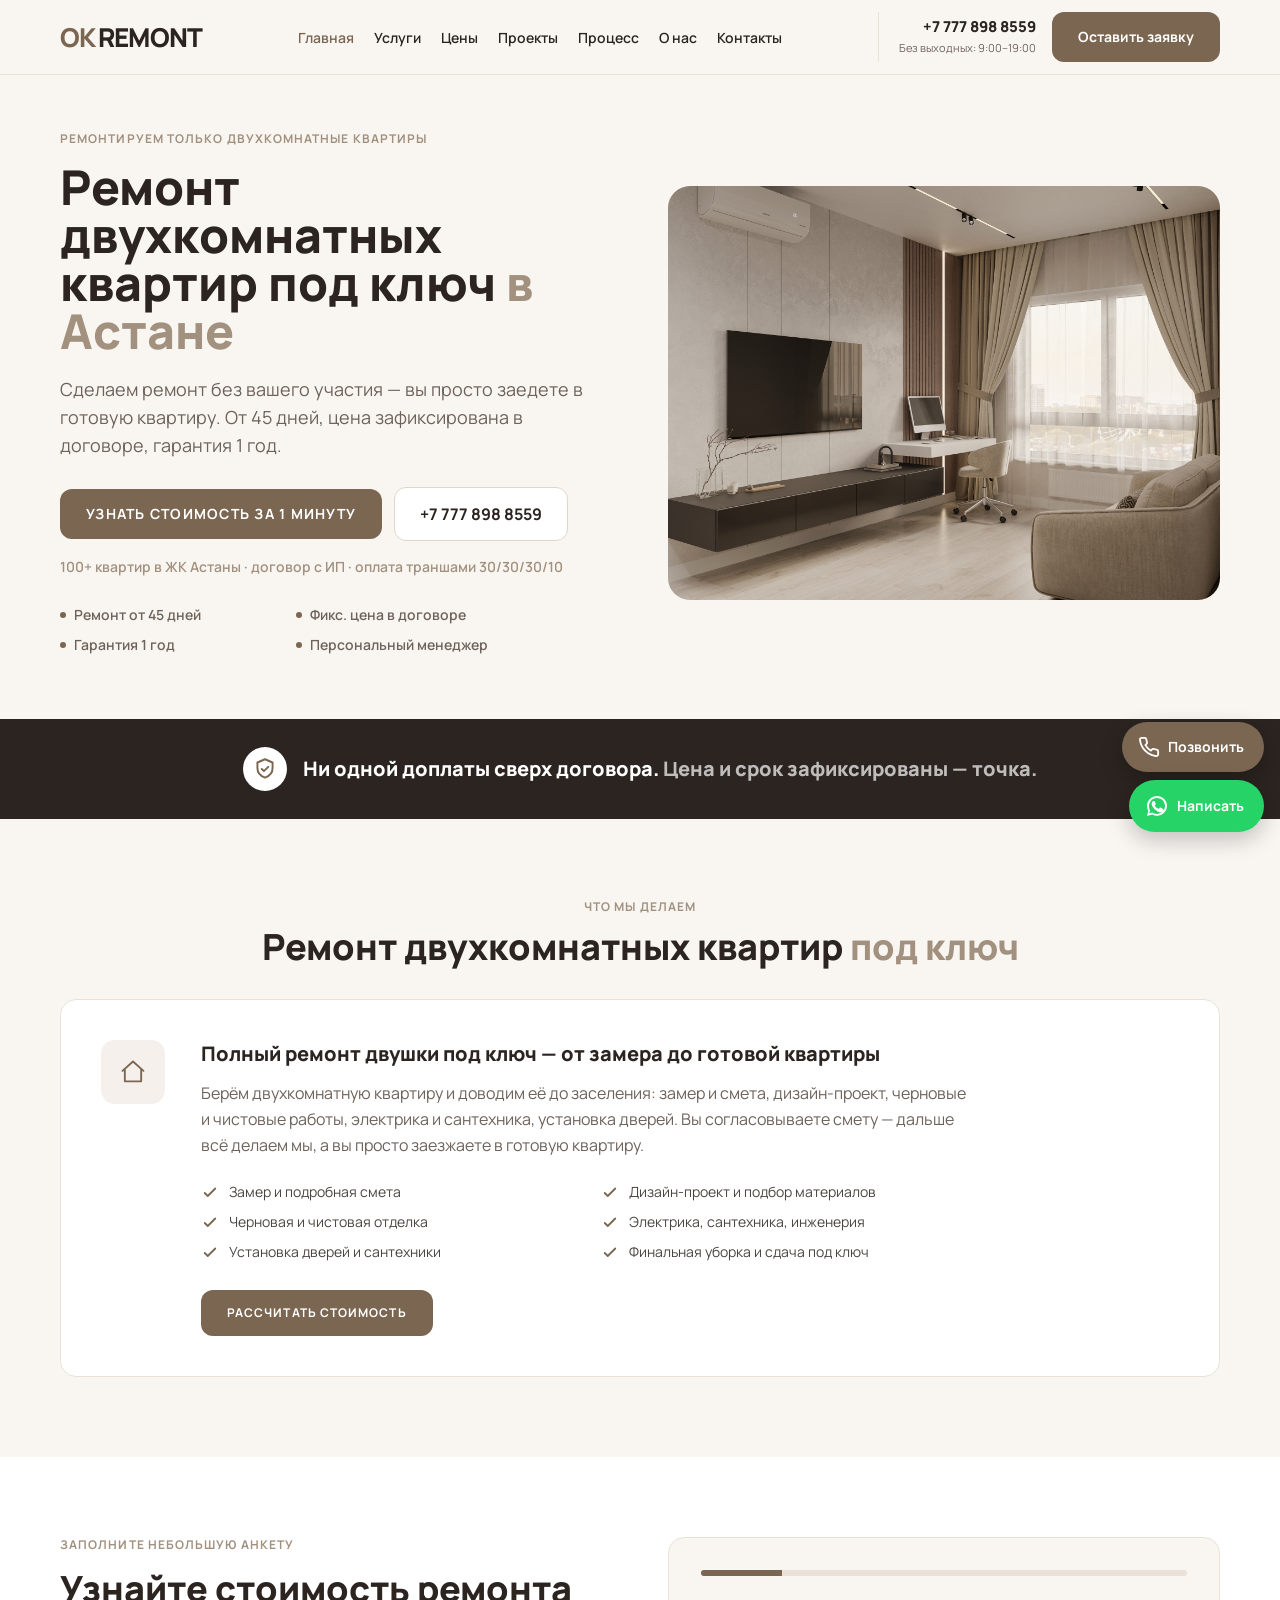
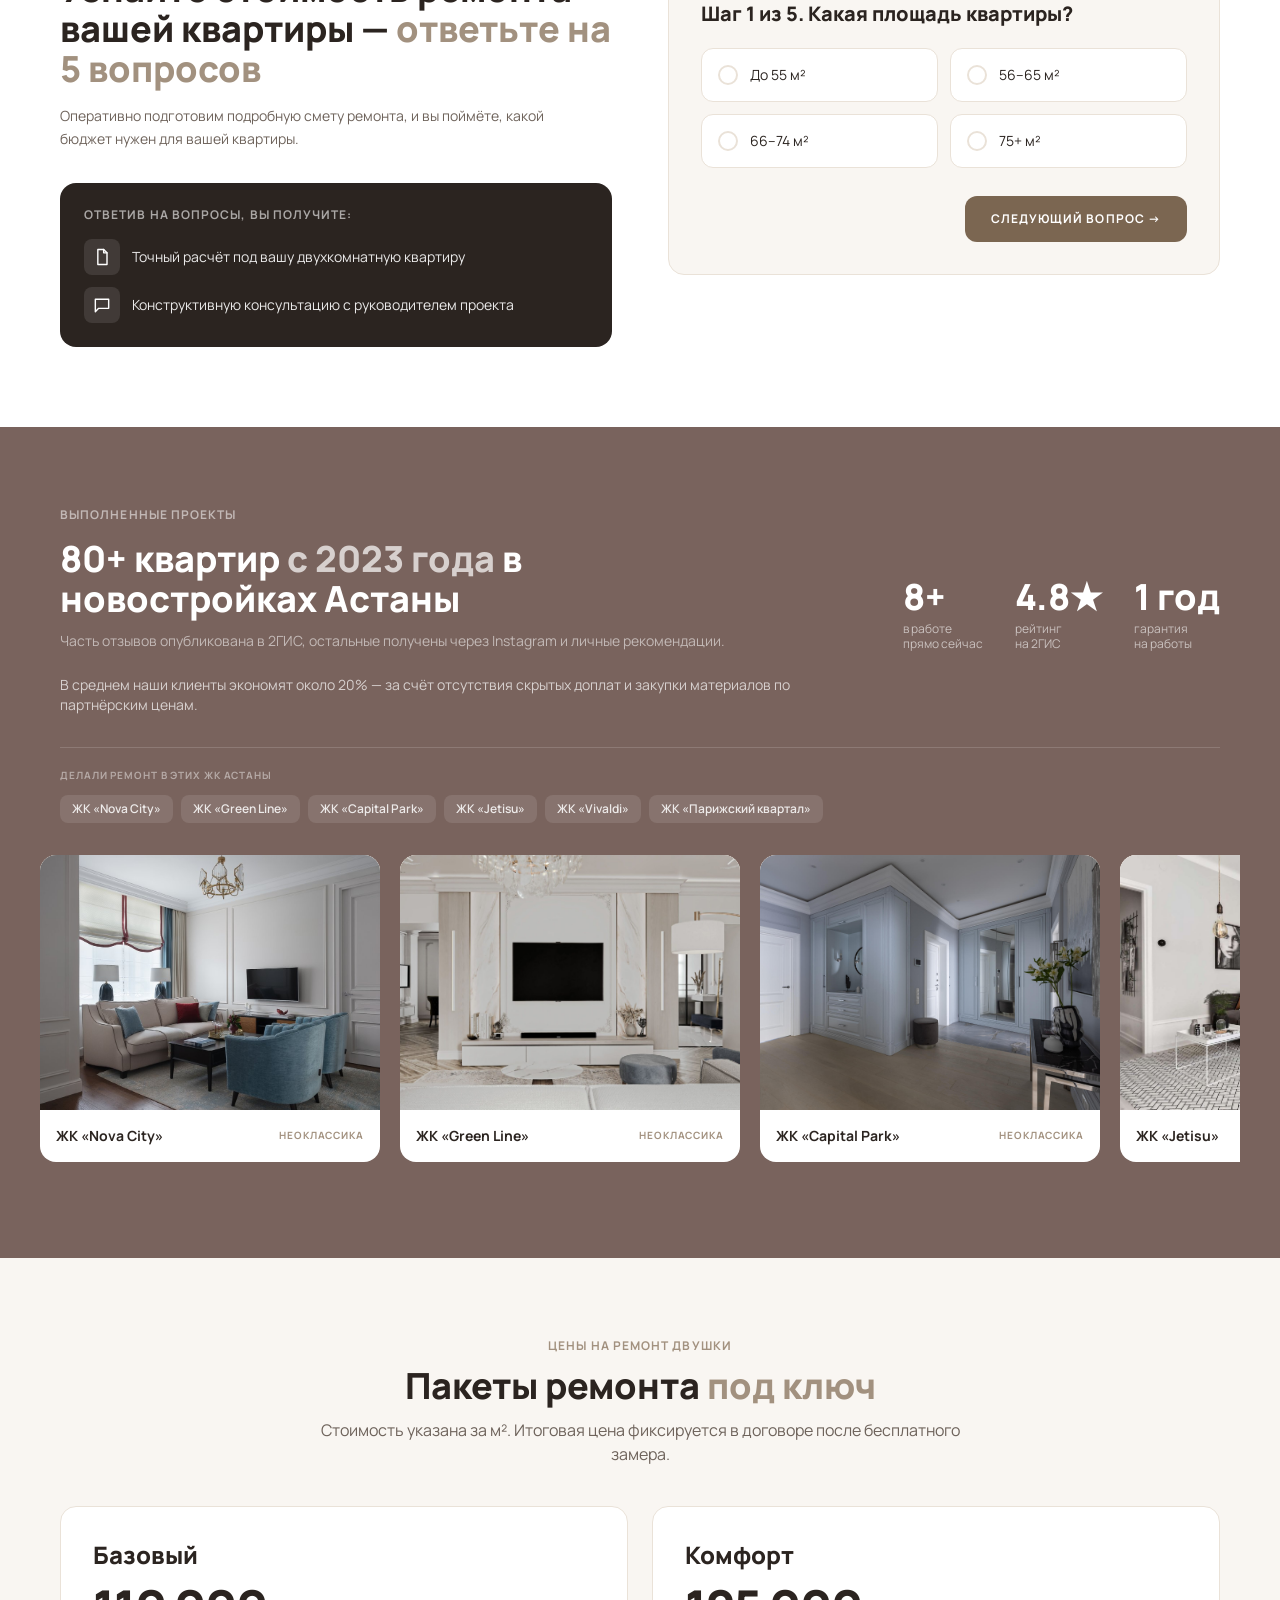
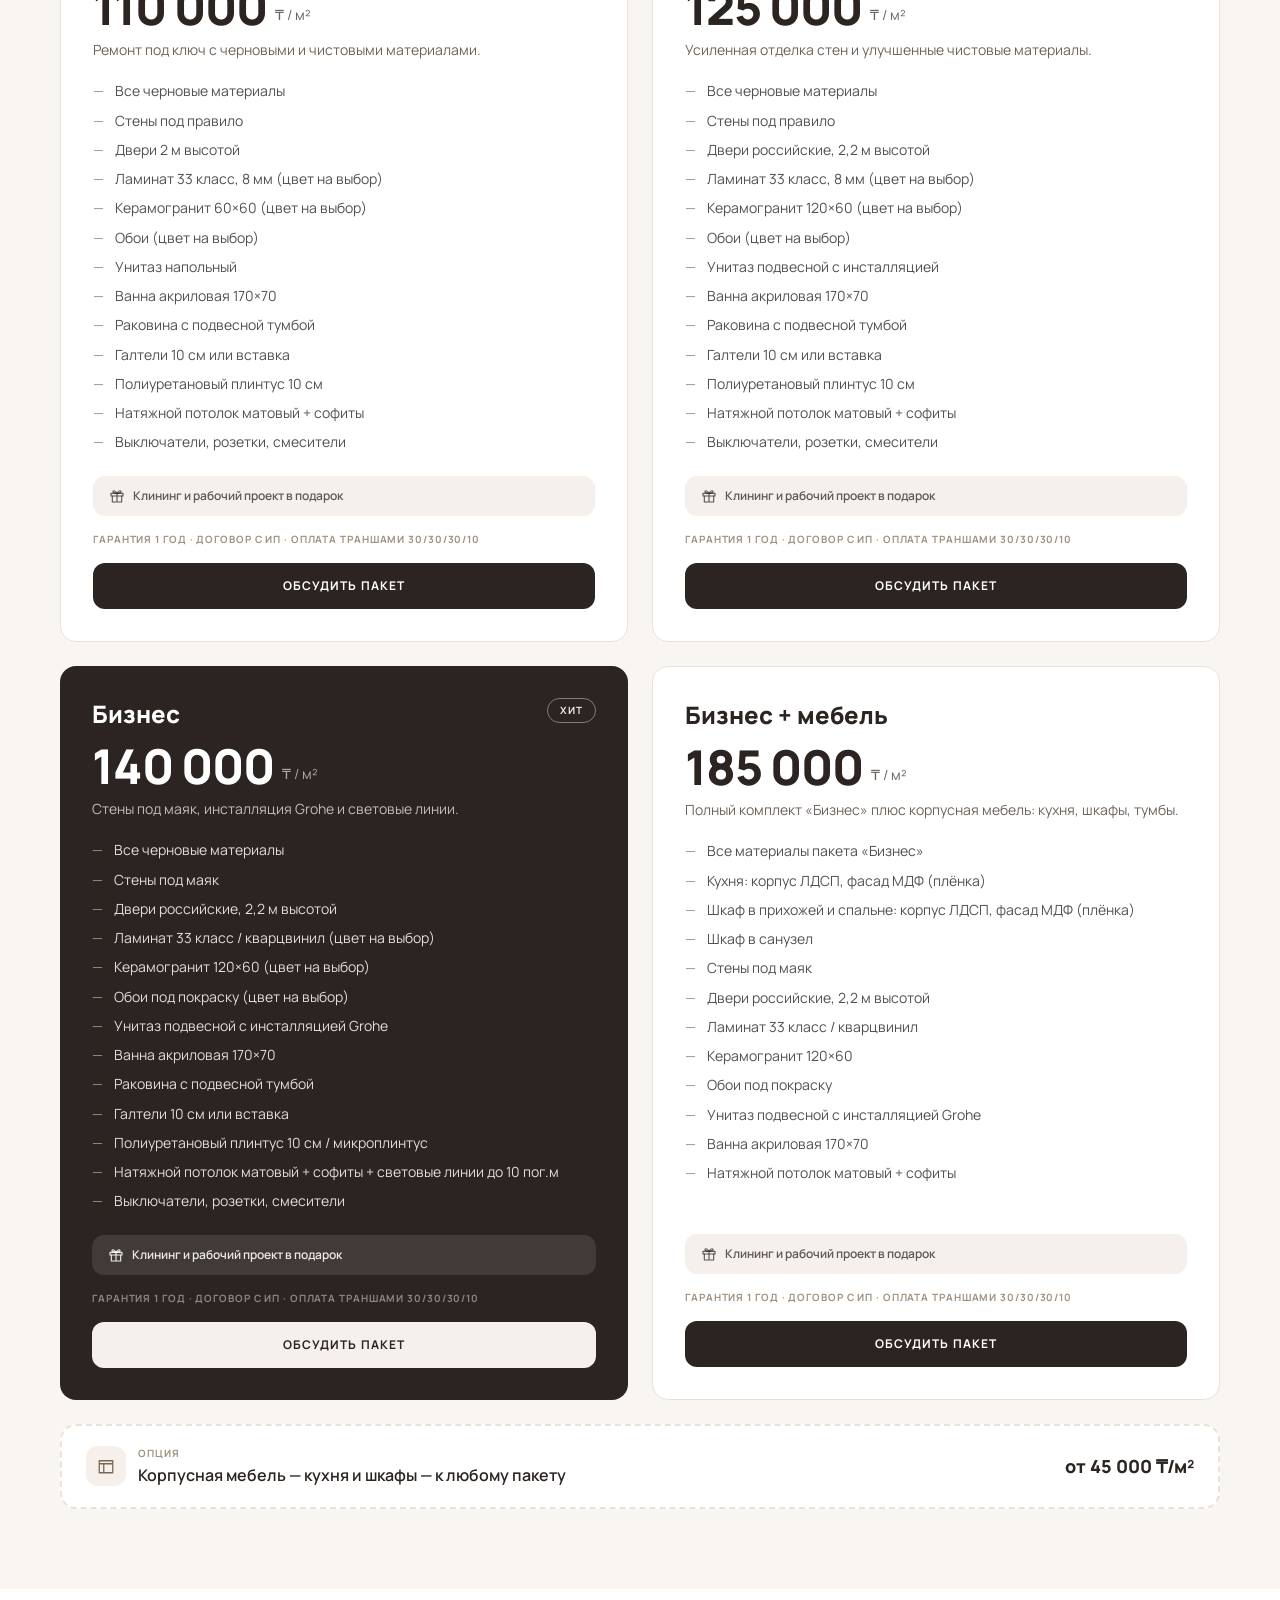
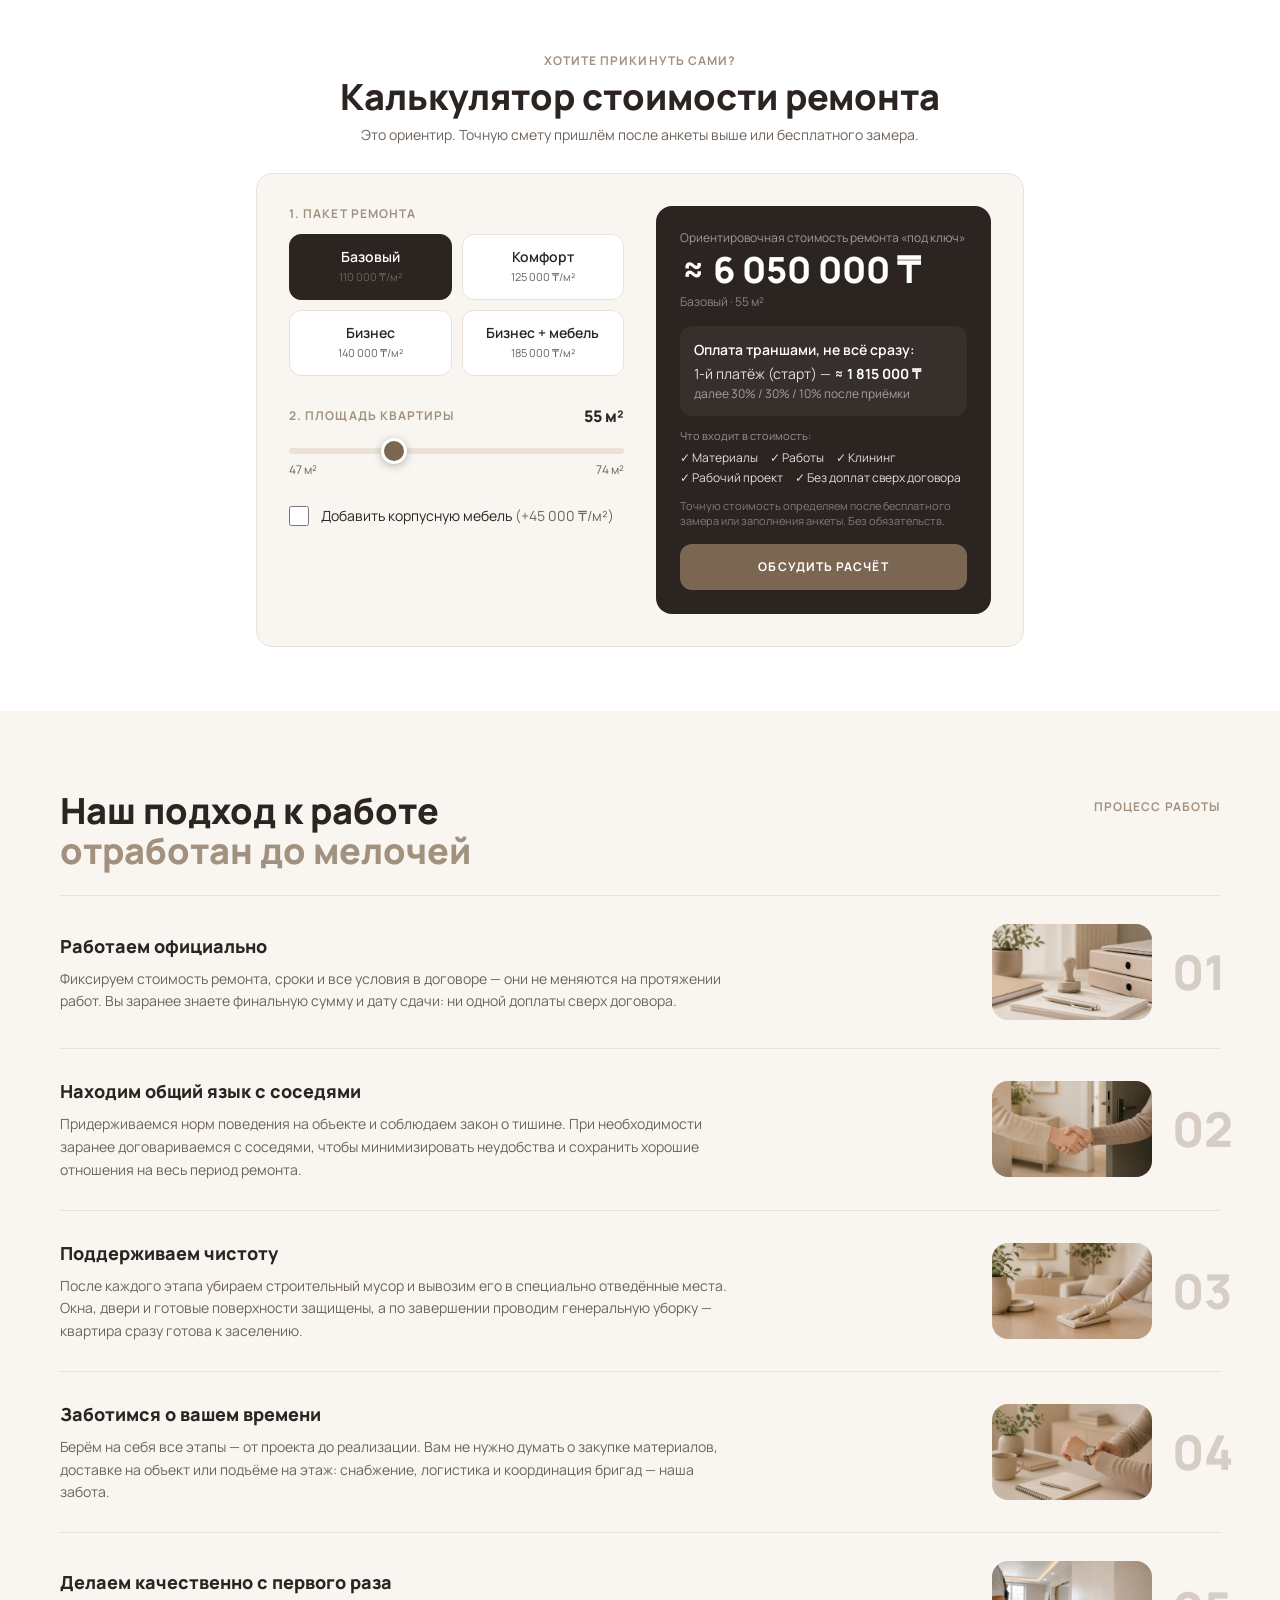
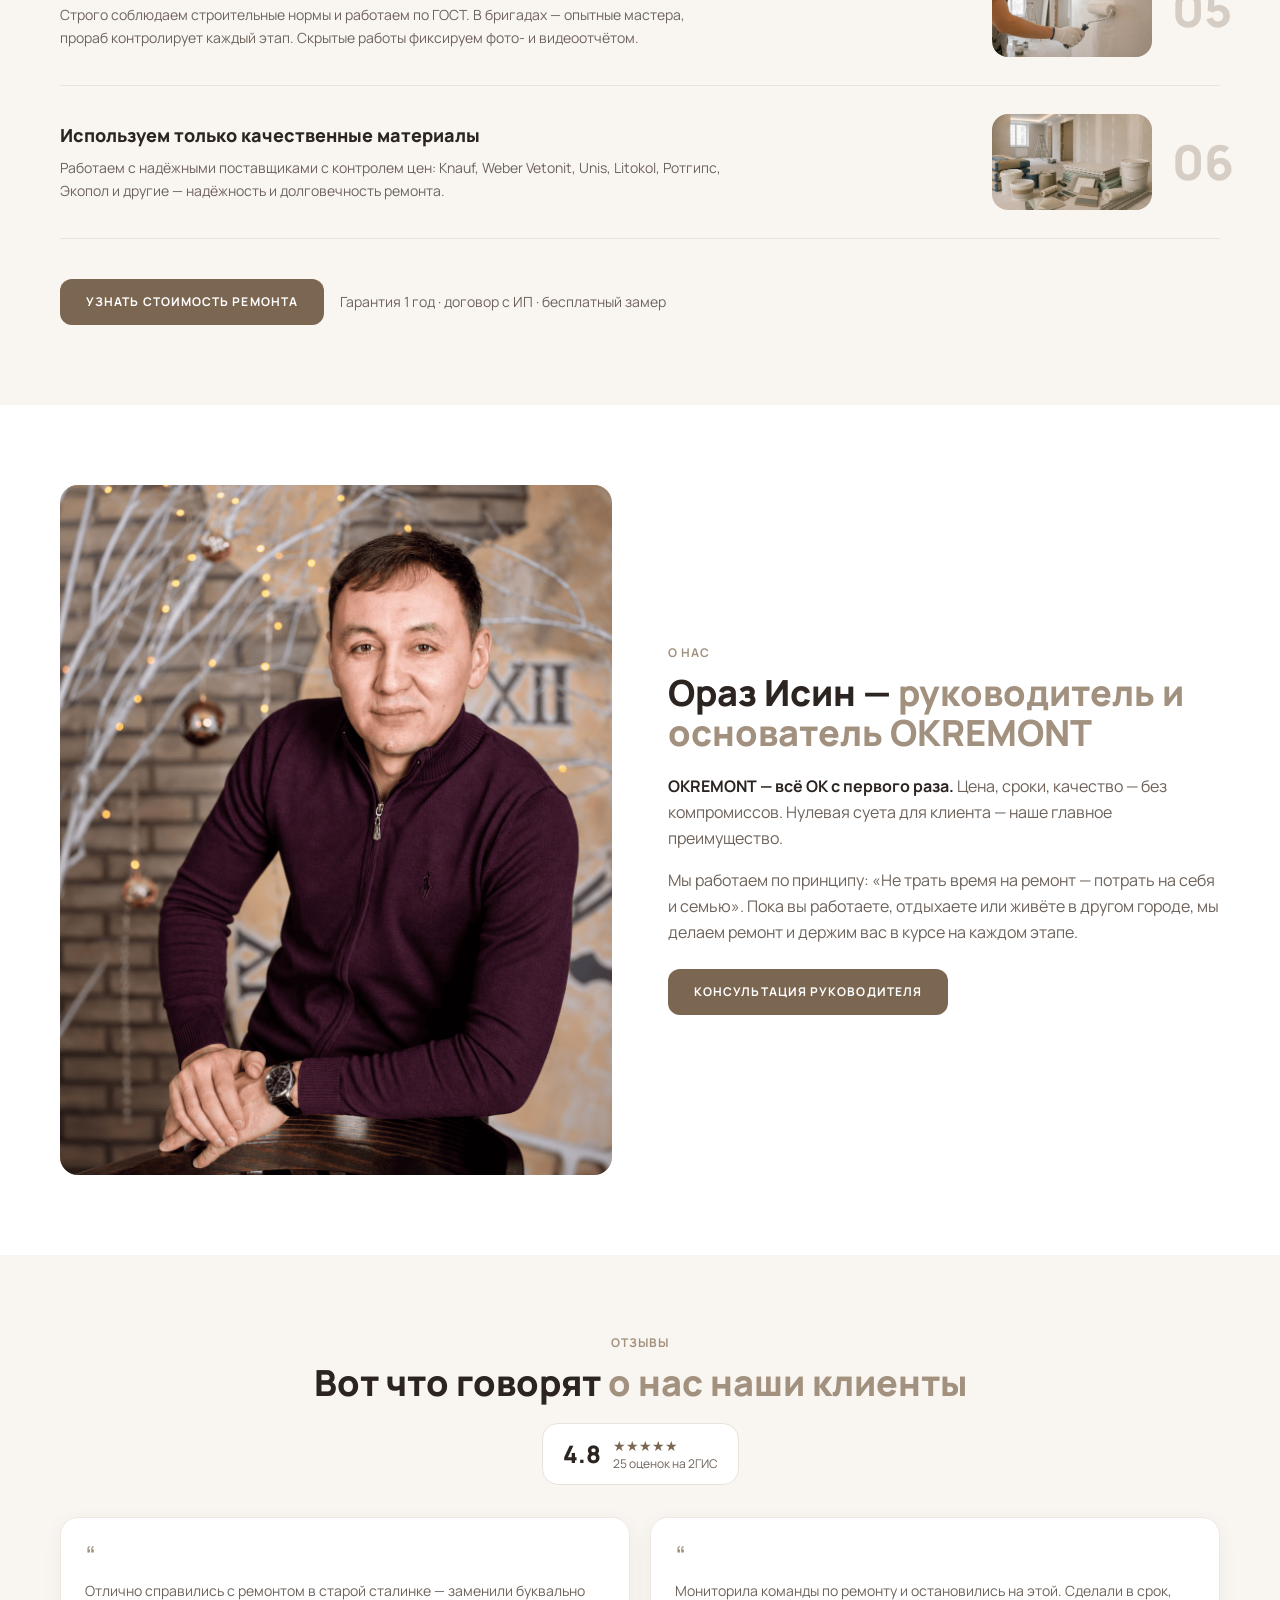
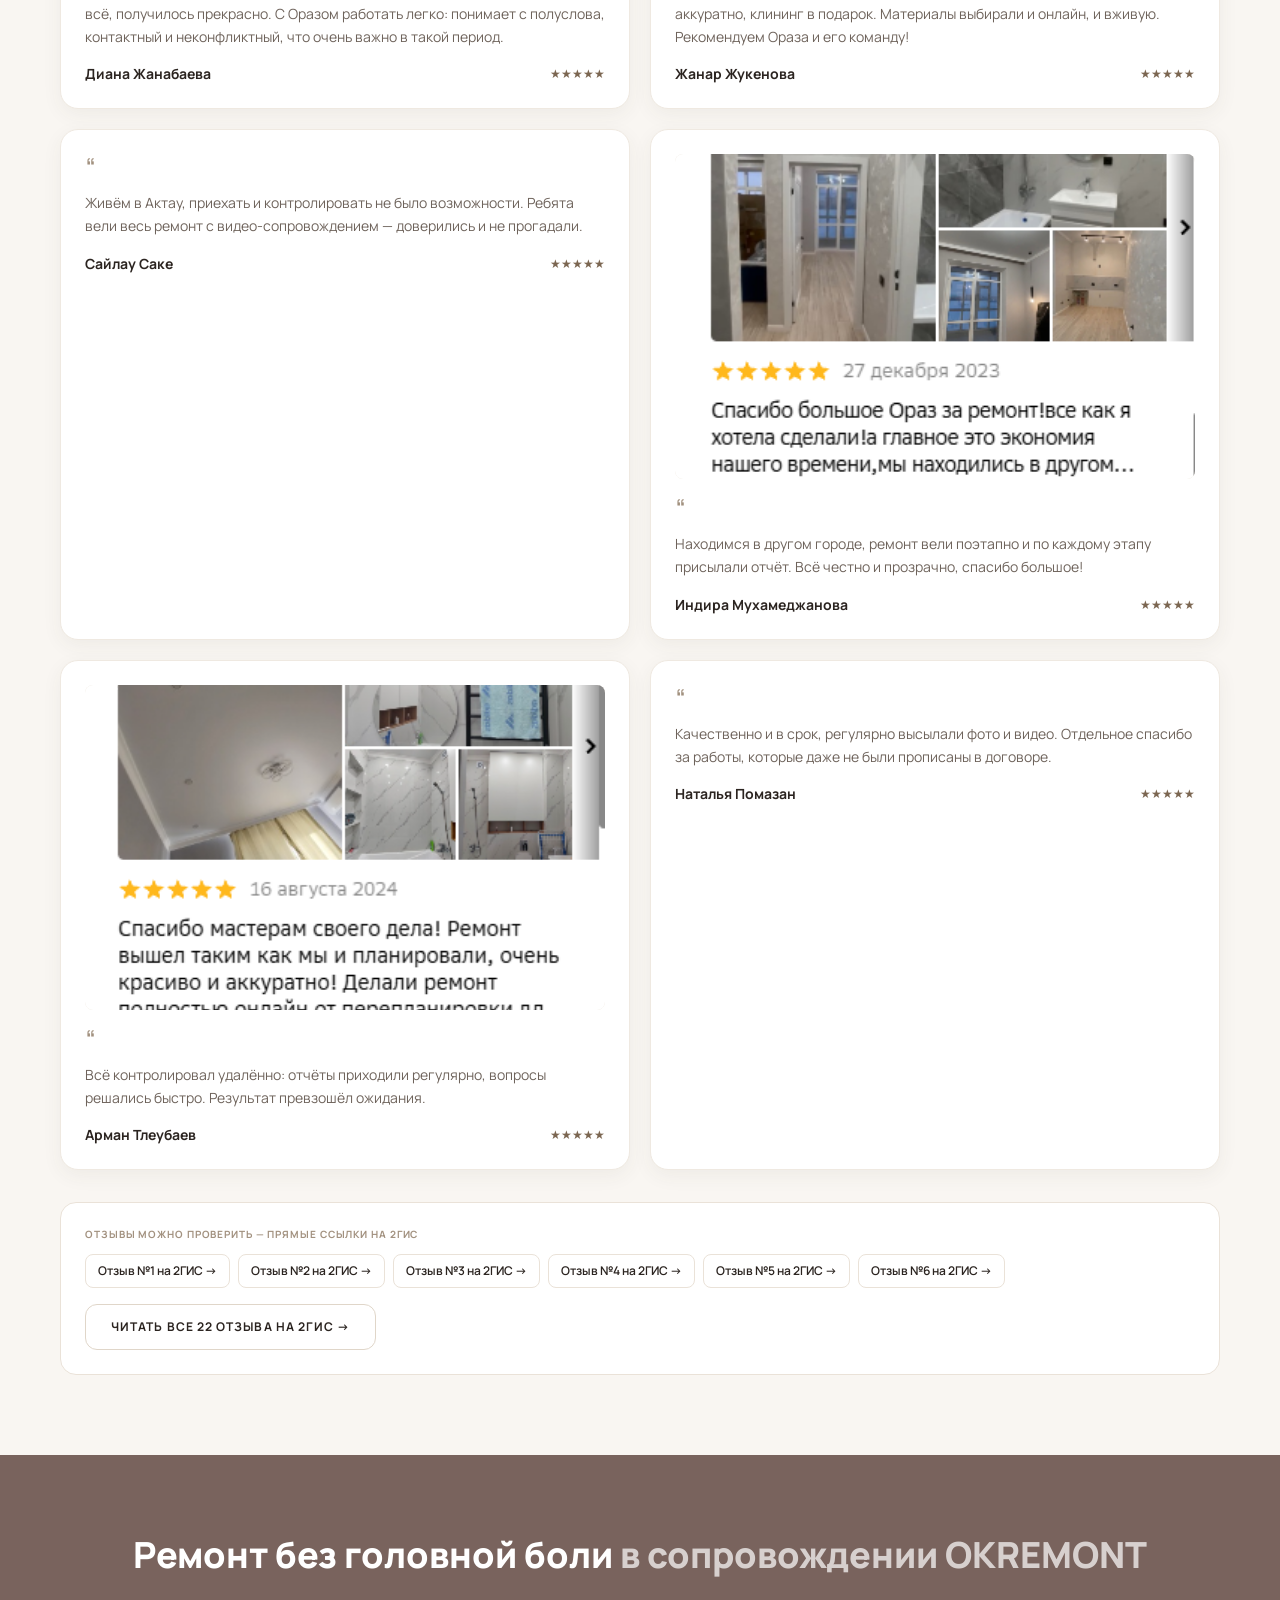
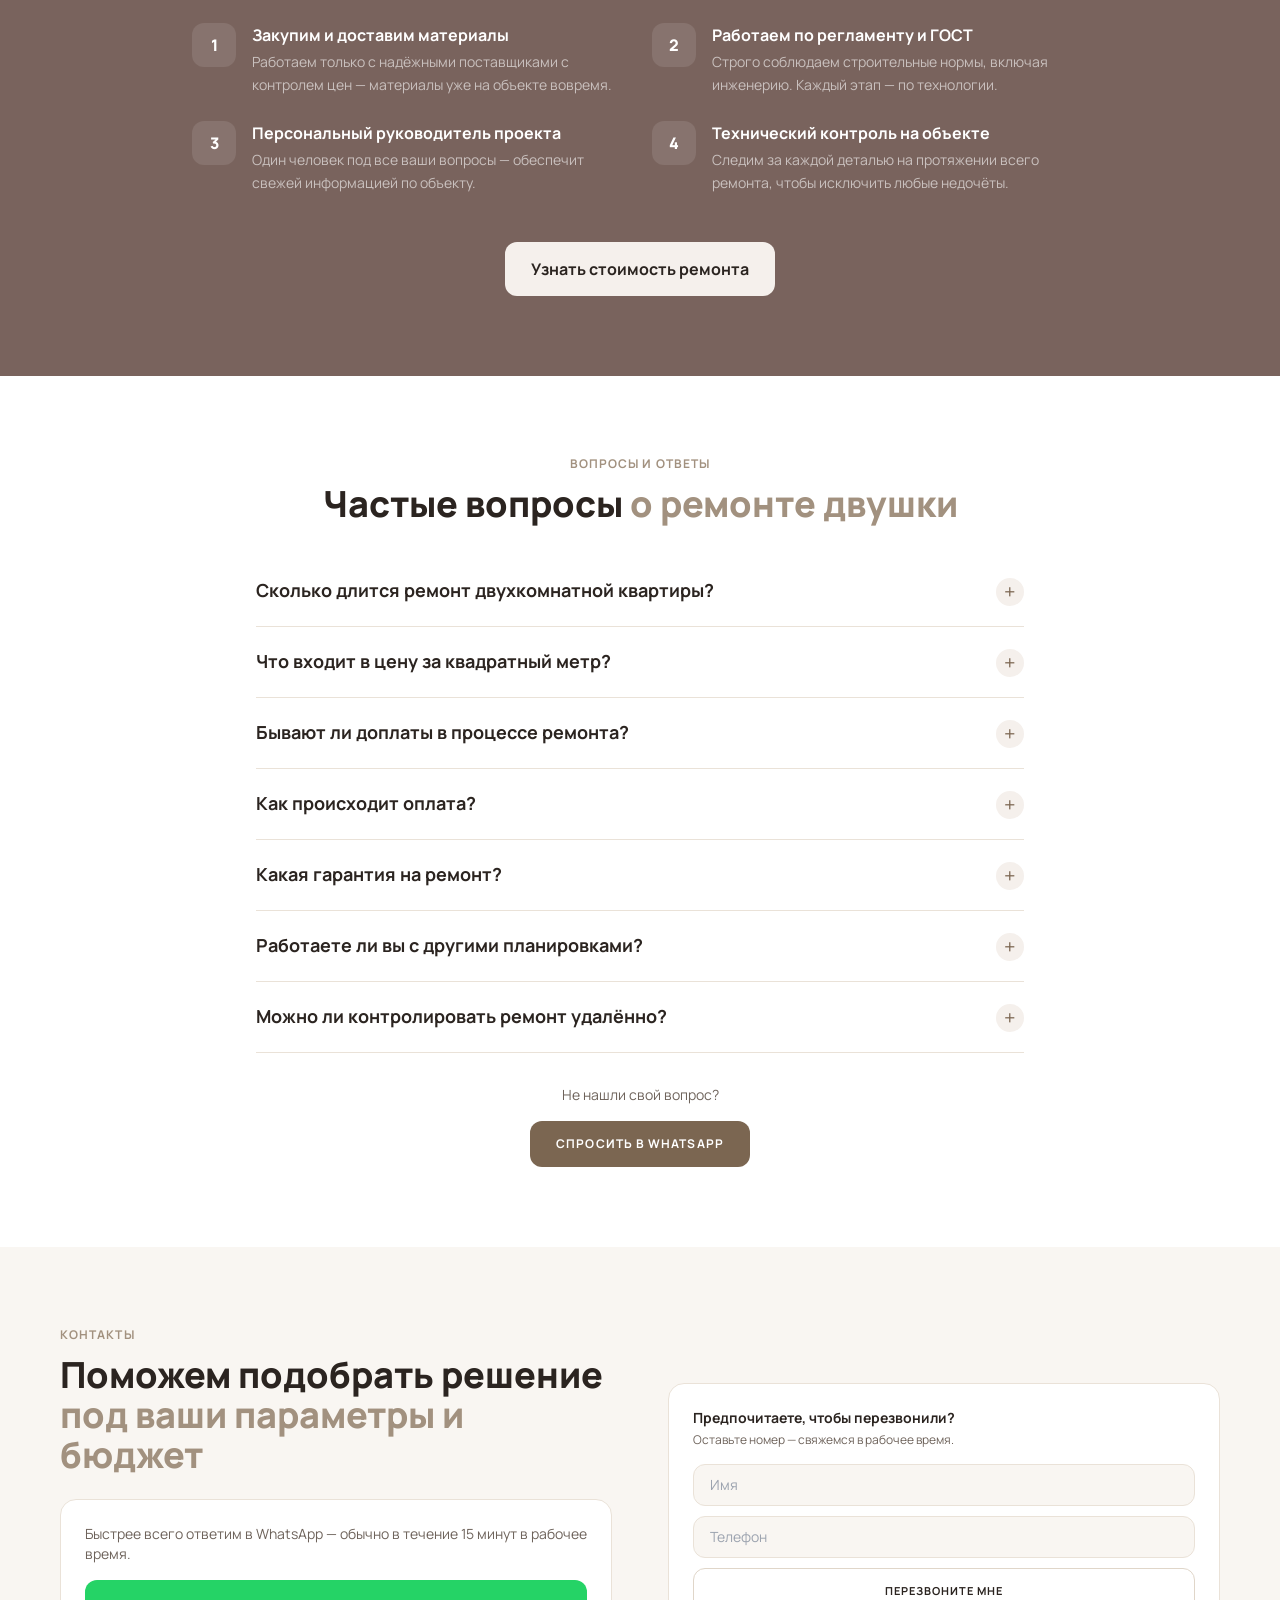
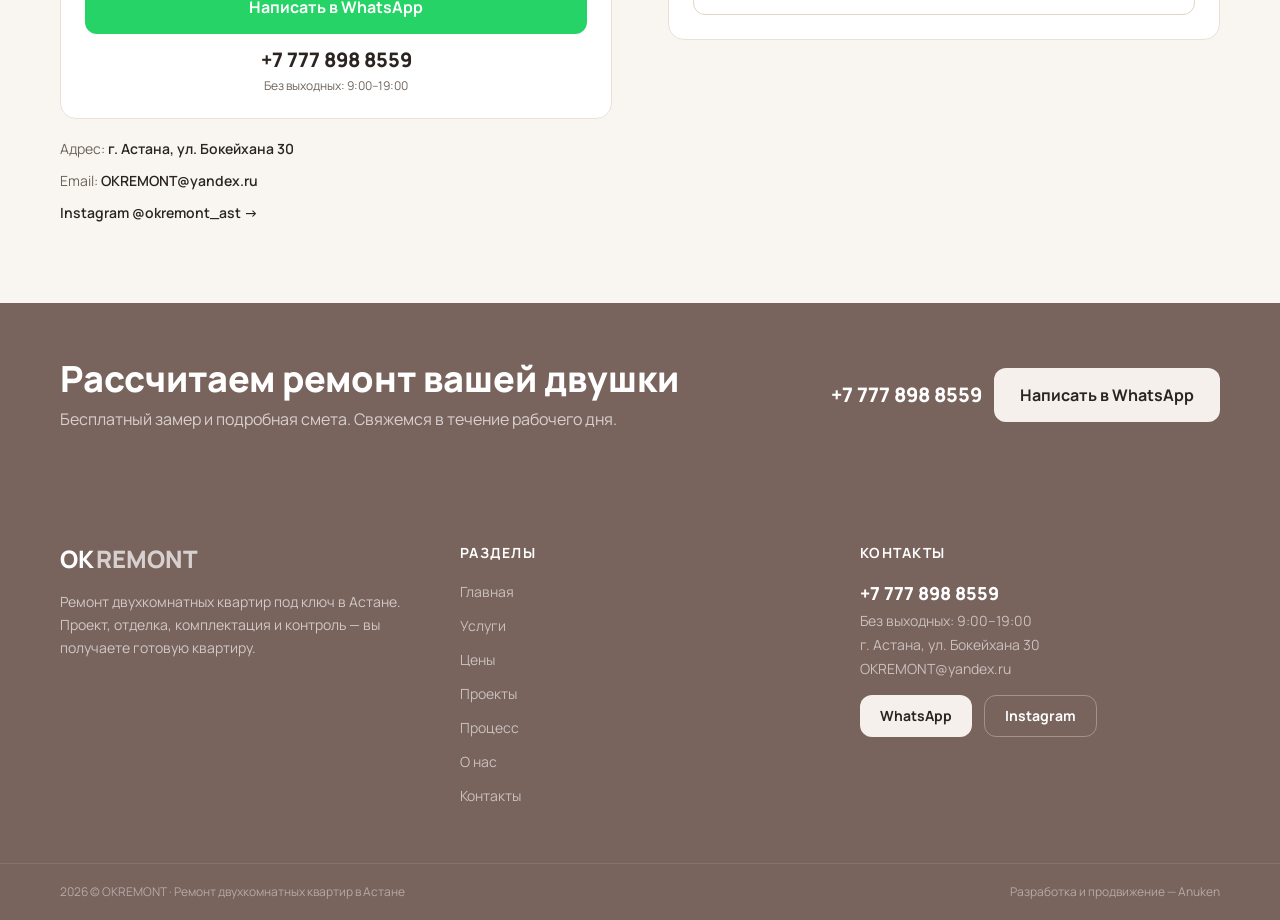
<file: index.html>
<!DOCTYPE html>
<html lang="ru">
<head>
<!-- Google tag (gtag.js) -->
<script async src="https://www.googletagmanager.com/gtag/js?id=G-20V2XTFMRV"></script>
<script>
  window.dataLayer=window.dataLayer||[];function gtag(){dataLayer.push(arguments);}
  gtag('js',new Date());gtag('config','G-20V2XTFMRV');gtag('config','AW-18310963961');
</script>
<meta charset="UTF-8">
<meta name="viewport" content="width=device-width, initial-scale=1.0">
<title>Ремонт двухкомнатных квартир под ключ в Астане — от 45 дней | OKREMONT</title>
<meta name="description" content="Ремонт 2-комнатных квартир под ключ в Астане: пакеты от 110 000 ₸/м², узнайте стоимость за 5 вопросов. Фиксированная цена в договоре, без доплат, гарантия 1 год.">
<meta name="keywords" content="ремонт двухкомнатной квартиры Астана, ремонт 2-комнатной квартиры под ключ, цена ремонта двушки Астана, ремонт квартир Астана, дизайн-проект квартиры, отделка квартир Астана, OKREMONT">
<meta property="og:type" content="website">
<meta property="og:title" content="Ремонт двухкомнатных квартир под ключ в Астане — от 45 дней | OKREMONT">
<meta property="og:description" content="Ремонт 2-комнатных квартир под ключ в Астане: пакеты от 110 000 ₸/м², узнайте стоимость за 5 вопросов. Фиксированная цена в договоре, без доплат, гарантия 1 год.">
<meta property="og:image" content="images/og-banner.jpg">
<link rel="icon" type="image/png" href="images/favicon.png">
<link rel="preconnect" href="https://fonts.googleapis.com">
<link rel="preconnect" href="https://fonts.gstatic.com" crossorigin>
<link href="https://fonts.googleapis.com/css2?family=Manrope:wght@400;500;600;700;800&display=swap" rel="stylesheet">
<link rel="stylesheet" href="styles.css">
<style>
  html{scroll-behavior:smooth}
  body{font-family:'Manrope',sans-serif;color:#2B2420;background:#F9F6F2}
  .wrap{max-width:1200px;margin:0 auto;padding-left:20px;padding-right:20px}
  .up{text-transform:uppercase;letter-spacing:.09em}
  .btn{display:inline-flex;align-items:center;justify-content:center;gap:9px;background:#7B6651;color:#fff;font-weight:700;border-radius:12px;padding:15px 26px;transition:background .2s}
  .btn:hover{background:#6A5643}
  .btn-o{display:inline-flex;align-items:center;justify-content:center;gap:9px;border:1px solid #E0D6C9;color:#2B2420;font-weight:700;border-radius:12px;padding:14px 25px;transition:all .2s;background:#fff}
  .btn-o:hover{border-color:#7B6651;color:#7B6651}
  .btn-l{display:inline-flex;align-items:center;justify-content:center;gap:9px;background:#F5F0EC;color:#2B2420;font-weight:700;border-radius:12px;padding:15px 26px;transition:background .2s}
  .btn-l:hover{background:#fff}
  .btn-d{display:inline-flex;align-items:center;justify-content:center;gap:9px;background:#2B2420;color:#fff;font-weight:700;border-radius:12px;padding:15px 26px;transition:background .2s}
  .btn-d:hover{background:#000}
  .nav-a{font-weight:600;font-size:14px;color:#2B2420;transition:color .2s} .nav-a:hover{color:#7B6651} .nav-a.active{color:#7B6651}
  .card{background:#fff;border:1px solid #EFE9E1;border-radius:18px;box-shadow:0 6px 20px rgba(75,60,50,.06);transition:transform .2s,box-shadow .2s}
  .card:hover{box-shadow:0 14px 38px rgba(75,60,50,.12);transform:translateY(-3px)}
  .ph{position:relative;background:#EDE5D9;overflow:hidden}
  .ph .lbl{position:absolute;inset:0;display:flex;align-items:center;justify-content:center;color:#B3A791;font-size:12px;text-align:center;padding:10px;line-height:1.4}
  .ph img{position:relative;z-index:1;width:100%;height:100%;object-fit:cover;display:block}
  .icon-sq{width:52px;height:52px;border-radius:14px;background:#F5F0EC;display:flex;align-items:center;justify-content:center;color:#7B6651}
  input[type=text],input[type=tel]{border-radius:12px}
  #menu{transition:transform .25s ease}
  .fab{border-radius:9999px;display:flex;align-items:center;justify-content:center;box-shadow:0 8px 22px rgba(0,0,0,.22);transition:transform .2s,opacity .25s}
  .fab:hover{transform:scale(1.06)}
  .hscroll{scrollbar-width:thin;scrollbar-color:#fff5 transparent}
  .hscroll::-webkit-scrollbar{height:6px} .hscroll::-webkit-scrollbar-thumb{background:#ffffff88;border-radius:99px}
  .feat{position:relative;padding-left:22px} .feat::before{content:"—";position:absolute;left:0;color:#A2917F}
  input[type=range]{-webkit-appearance:none;appearance:none;height:6px;border-radius:99px;background:#EAE2D8;outline:none}
  input[type=range]::-webkit-slider-thumb{-webkit-appearance:none;appearance:none;width:26px;height:26px;border-radius:50%;background:#7B6651;cursor:pointer;box-shadow:0 2px 8px rgba(75,60,50,.35);border:3px solid #fff}
  input[type=range]::-moz-range-thumb{width:22px;height:22px;border-radius:50%;background:#7B6651;cursor:pointer;border:3px solid #fff}
  .pkgbtn.on{background:#2B2420;color:#fff;border-color:#2B2420}
  .faq-q{cursor:pointer} .faq-a{max-height:0;overflow:hidden;transition:max-height .3s ease}
  .faq-i.open .faq-a{max-height:360px} .faq-i.open .faq-x{transform:rotate(45deg)} .faq-x{transition:transform .25s}
</style>
<script type="application/ld+json">{"@context": "https://schema.org", "@type": "FAQPage", "mainEntity": [{"@type": "Question", "name": "Сколько длится ремонт двухкомнатной квартиры?", "acceptedAnswer": {"@type": "Answer", "text": "Ремонт двушки под ключ занимает от 45 дней. Точный срок зависит от площади, пакета и объёма работ — он фиксируется в договоре вместе с ценой, и мы его соблюдаем."}}, {"@type": "Question", "name": "Что входит в цену за квадратный метр?", "acceptedAnswer": {"@type": "Answer", "text": "В цену входят все работы и материалы выбранного пакета: черновые материалы, стены, полы, потолки, сантехника, электрика, двери и чистовая отделка. Клининг и рабочий проект — в подарок."}}, {"@type": "Question", "name": "Бывают ли доплаты в процессе ремонта?", "acceptedAnswer": {"@type": "Answer", "text": "Нет. Стоимость и сроки зафиксированы в договоре и не меняются. Доплата возможна только если вы сами захотите изменить объём работ или материалы — и только по вашему письменному согласию."}}, {"@type": "Question", "name": "Как происходит оплата?", "acceptedAnswer": {"@type": "Answer", "text": "Оплата траншами по этапам: 30% — старт, 30% — черновые работы, 30% — чистовая отделка, 10% — после приёмки. Вы платите за уже выполненный этап."}}, {"@type": "Question", "name": "Какая гарантия на ремонт?", "acceptedAnswer": {"@type": "Answer", "text": "Гарантия 1 год на все выполненные работы. Работаем официально по договору с ИП — все обязательства зафиксированы документально."}}, {"@type": "Question", "name": "Работаете ли вы с другими планировками?", "acceptedAnswer": {"@type": "Answer", "text": "Наша специализация — двухкомнатные квартиры от 47 до 74 м², в этом мы максимально эффективны. По другим планировкам напишите в WhatsApp: подскажем и рассчитаем."}}, {"@type": "Question", "name": "Можно ли контролировать ремонт удалённо?", "acceptedAnswer": {"@type": "Answer", "text": "Да. Мы регулярно присылаем фото- и видеоотчёты по каждому этапу, скрытые работы фиксируем отдельно. Многие наши клиенты живут в других городах и ведут ремонт полностью дистанционно."}}]}</script>
<script type="application/ld+json">{"@context": "https://schema.org", "@type": "GeneralContractor", "@id": "https://okremont.kz/#business", "name": "OKREMONT", "description": "Ремонт двухкомнатных квартир под ключ в Астане", "url": "https://okremont.kz/", "telephone": "+77778988559", "email": "OKREMONT@yandex.ru", "image": "https://okremont.kz/images/og-banner.jpg", "priceRange": "₸₸", "address": {"@type": "PostalAddress", "streetAddress": "ул. Бокейхана 30", "addressLocality": "Астана", "addressCountry": "KZ"}, "areaServed": {"@type": "City", "name": "Астана"}, "openingHoursSpecification": {"@type": "OpeningHoursSpecification", "dayOfWeek": ["Monday", "Tuesday", "Wednesday", "Thursday", "Friday", "Saturday", "Sunday"], "opens": "09:00", "closes": "19:00"}, "founder": {"@type": "Person", "name": "Ораз Исин"}, "sameAs": ["https://instagram.com/okremont_ast"], "aggregateRating": {"@type": "AggregateRating", "ratingValue": "4.8", "reviewCount": "25", "bestRating": "5", "worstRating": "1"}}</script>
</head>
<body class="antialiased">
<header class="sticky top-0 z-50 bg-soft/95 backdrop-blur border-b border-line">
  <div class="wrap flex items-center justify-between h-[62px] md:h-[74px]">
    <a href="index.html" class="flex items-baseline gap-0.5 shrink-0 select-none" aria-label="OKREMONT">
  <span class="text-2xl md:text-[26px] font-extrabold tracking-tight text-accent leading-none">OK</span><span class="text-2xl md:text-[26px] font-extrabold tracking-tight text-ink leading-none">REMONT</span></a>
    <nav class="hidden lg:flex items-center gap-5"><a href="index.html" class="nav-a active whitespace-nowrap">Главная</a><a href="uslugi.html" class="nav-a whitespace-nowrap">Услуги</a><a href="prices.html" class="nav-a whitespace-nowrap">Цены</a><a href="portfolio.html" class="nav-a whitespace-nowrap">Проекты</a><a href="process.html" class="nav-a whitespace-nowrap">Процесс</a><a href="o-nas.html" class="nav-a whitespace-nowrap">О нас</a><a href="kontakty.html" class="nav-a whitespace-nowrap">Контакты</a></nav>
    <div class="hidden lg:flex items-center gap-4 pl-5 border-l border-line">
      <div class="text-right leading-tight"><a href="tel:+77778988559" class="block font-extrabold text-ink text-[15px]">+7 777 898 8559</a><span class="text-body text-[11px]">Без выходных: 9:00–19:00</span></div>
      <a href="https://wa.me/77778988559?text=%D0%97%D0%B4%D1%80%D0%B0%D0%B2%D1%81%D1%82%D0%B2%D1%83%D0%B9%D1%82%D0%B5%21%20%F0%9F%91%8B%20%D0%9F%D0%B8%D1%88%D1%83%20%D1%81%20%D1%81%D0%B0%D0%B9%D1%82%D0%B0%20OKREMONT.%0A%D0%98%D0%BD%D1%82%D0%B5%D1%80%D0%B5%D1%81%D1%83%D0%B5%D1%82%20%D1%80%D0%B5%D0%BC%D0%BE%D0%BD%D1%82%20%D0%B4%D0%B2%D1%83%D1%85%D0%BA%D0%BE%D0%BC%D0%BD%D0%B0%D1%82%D0%BD%D0%BE%D0%B9%20%D0%BA%D0%B2%D0%B0%D1%80%D1%82%D0%B8%D1%80%D1%8B%20%D0%BF%D0%BE%D0%B4%20%D0%BA%D0%BB%D1%8E%D1%87.%0A%D0%9F%D0%BE%D0%B4%D1%81%D0%BA%D0%B0%D0%B6%D0%B8%D1%82%D0%B5%2C%20%D0%BF%D0%BE%D0%B6%D0%B0%D0%BB%D1%83%D0%B9%D1%81%D1%82%D0%B0%2C%20%D0%BE%D1%80%D0%B8%D0%B5%D0%BD%D1%82%D0%B8%D1%80%D0%BE%D0%B2%D0%BE%D1%87%D0%BD%D1%83%D1%8E%20%D1%81%D1%82%D0%BE%D0%B8%D0%BC%D0%BE%D1%81%D1%82%D1%8C%20%D0%B8%20%D1%81%D1%80%D0%BE%D0%BA%D0%B8%3F" target="_blank" rel="noopener" class="btn text-sm">Оставить заявку</a>
    </div>
    <button id="burger" aria-label="Меню" class="lg:hidden p-2 -mr-2"><svg width="26" height="26" viewBox="0 0 24 24" fill="none" stroke="#2B2420" stroke-width="2" stroke-linecap="round"><path d="M3 6h18M3 12h18M3 18h18"/></svg></button>
  </div>
</header>
<div id="overlay" class="fixed inset-0 bg-black/40 z-50 hidden lg:hidden"></div>
<aside id="menu" class="fixed top-0 right-0 h-full w-[86%] max-w-[340px] bg-soft z-50 translate-x-full lg:hidden overflow-y-auto shadow-2xl">
  <div class="flex items-center justify-between h-[62px] px-5 border-b border-line"><a href="index.html" class="flex items-baseline gap-0.5 shrink-0 select-none" aria-label="OKREMONT">
  <span class="text-2xl md:text-[26px] font-extrabold tracking-tight text-accent leading-none">OK</span><span class="text-2xl md:text-[26px] font-extrabold tracking-tight text-ink leading-none">REMONT</span></a>
    <button id="close" aria-label="Закрыть" class="p-2 -mr-2"><svg width="26" height="26" viewBox="0 0 24 24" fill="none" stroke="#2B2420" stroke-width="2" stroke-linecap="round"><path d="M6 6l12 12M18 6L6 18"/></svg></button></div>
  <nav class="px-5 pb-6"><a href="index.html" class="mnav block py-3 border-b border-line text-base font-semibold text-ink">Главная</a><a href="uslugi.html" class="mnav block py-3 border-b border-line text-base font-semibold text-ink">Услуги</a><a href="prices.html" class="mnav block py-3 border-b border-line text-base font-semibold text-ink">Цены</a><a href="portfolio.html" class="mnav block py-3 border-b border-line text-base font-semibold text-ink">Проекты</a><a href="process.html" class="mnav block py-3 border-b border-line text-base font-semibold text-ink">Процесс</a><a href="o-nas.html" class="mnav block py-3 border-b border-line text-base font-semibold text-ink">О нас</a><a href="kontakty.html" class="mnav block py-3 border-b border-line text-base font-semibold text-ink">Контакты</a>
    <div class="mt-5 space-y-3"><a href="tel:+77778988559" class="block text-lg font-extrabold text-ink">+7 777 898 8559</a><span class="block text-body text-sm">Без выходных: 9:00–19:00</span>
      <a href="https://wa.me/77778988559?text=%D0%97%D0%B4%D1%80%D0%B0%D0%B2%D1%81%D1%82%D0%B2%D1%83%D0%B9%D1%82%D0%B5%21%20%F0%9F%91%8B%20%D0%9F%D0%B8%D1%88%D1%83%20%D1%81%20%D1%81%D0%B0%D0%B9%D1%82%D0%B0%20OKREMONT.%0A%D0%98%D0%BD%D1%82%D0%B5%D1%80%D0%B5%D1%81%D1%83%D0%B5%D1%82%20%D1%80%D0%B5%D0%BC%D0%BE%D0%BD%D1%82%20%D0%B4%D0%B2%D1%83%D1%85%D0%BA%D0%BE%D0%BC%D0%BD%D0%B0%D1%82%D0%BD%D0%BE%D0%B9%20%D0%BA%D0%B2%D0%B0%D1%80%D1%82%D0%B8%D1%80%D1%8B%20%D0%BF%D0%BE%D0%B4%20%D0%BA%D0%BB%D1%8E%D1%87.%0A%D0%9F%D0%BE%D0%B4%D1%81%D0%BA%D0%B0%D0%B6%D0%B8%D1%82%D0%B5%2C%20%D0%BF%D0%BE%D0%B6%D0%B0%D0%BB%D1%83%D0%B9%D1%81%D1%82%D0%B0%2C%20%D0%BE%D1%80%D0%B8%D0%B5%D0%BD%D1%82%D0%B8%D1%80%D0%BE%D0%B2%D0%BE%D1%87%D0%BD%D1%83%D1%8E%20%D1%81%D1%82%D0%BE%D0%B8%D0%BC%D0%BE%D1%81%D1%82%D1%8C%20%D0%B8%20%D1%81%D1%80%D0%BE%D0%BA%D0%B8%3F" target="_blank" rel="noopener" class="btn w-full">Написать в WhatsApp</a></div>
  </nav>
</aside>
<section id="top" class="bg-soft">
  <div class="wrap pt-9 md:pt-14 pb-12 md:pb-16 grid grid-cols-1 lg:grid-cols-2 gap-9 lg:gap-14 items-center">
    <div>
      <p class="up text-taupe text-xs font-bold mb-4">Ремонтируем только двухкомнатные квартиры</p>
      <h1 class="text-ink font-extrabold text-3xl md:text-5xl leading-tight">Ремонт двухкомнатных квартир под ключ <span class="text-taupe">в Астане</span></h1>
      <p class="text-body text-base md:text-lg leading-relaxed mt-5 max-w-xl">Сделаем ремонт без вашего участия — вы просто заедете в готовую квартиру. От 45 дней, цена зафиксирована в договоре, гарантия 1 год.</p>
      <div class="flex flex-col sm:flex-row items-stretch sm:items-center gap-3 mt-7">
        <a href="#quiz" class="btn up text-sm">Узнать стоимость за 1 минуту</a>
        <a href="tel:+77778988559" class="btn-o text-base">+7 777 898 8559</a>
      </div>
      <p class="text-taupe text-xs md:text-sm font-semibold mt-4">100+ квартир в ЖК Астаны · договор с ИП · оплата траншами 30/30/30/10</p>
      <div class="grid grid-cols-1 sm:grid-cols-2 gap-x-6 gap-y-2.5 mt-7 max-w-md"><div class="flex items-center gap-2"><span class="w-1.5 h-1.5 rounded-full bg-accent shrink-0"></span><span class="text-body text-sm font-semibold">Ремонт от 45 дней</span></div><div class="flex items-center gap-2"><span class="w-1.5 h-1.5 rounded-full bg-accent shrink-0"></span><span class="text-body text-sm font-semibold">Фикс. цена в договоре</span></div><div class="flex items-center gap-2"><span class="w-1.5 h-1.5 rounded-full bg-accent shrink-0"></span><span class="text-body text-sm font-semibold">Гарантия 1 год</span></div><div class="flex items-center gap-2"><span class="w-1.5 h-1.5 rounded-full bg-accent shrink-0"></span><span class="text-body text-sm font-semibold">Персональный менеджер</span></div></div>
    </div>
    <div class="ph rounded-3xl shadow-soft" style="aspect-ratio:4/3;border-radius:22px"><span class="lbl">hero-main.webp</span><img src="images/hero-main.webp" alt="Ремонт двухкомнатной квартиры под ключ в Астане" onerror="this.remove()"></div>
  </div>
</section>
<section class="bg-ink text-white"><div class="wrap py-6 md:py-7 flex items-center justify-center gap-4 text-center">
  <span class="shrink-0 w-11 h-11 rounded-full bg-white flex items-center justify-center"><svg width="26" height="26" viewBox="0 0 24 24" fill="none" stroke="#7B6651" stroke-width="1.8" stroke-linecap="round" stroke-linejoin="round"><path d="M12 3l7 3v5c0 4.5-3 7.5-7 9-4-1.5-7-4.5-7-9V6z"/><path d="M9 12l2 2 4-4"/></svg></span>
  <p class="text-base md:text-xl font-extrabold leading-tight">Ни одной доплаты сверх договора. <span class="text-white/70">Цена и срок зафиксированы — точка.</span></p>
</div></section>
<section id="uslugi" class="bg-soft"><div class="wrap py-16 md:py-20">
  <div class="text-center mb-8">
    <p class="up text-taupe text-xs font-bold mb-3">Что мы делаем</p>
    <h2 class="text-ink font-extrabold text-2xl md:text-4xl leading-tight">Ремонт двухкомнатных квартир <span class="text-taupe">под ключ</span></h2>
  </div>
  <div class="bg-white border border-line rounded-2xl shadow-soft p-7 md:p-10">
    <div class="flex flex-col md:flex-row gap-6 md:gap-9 items-start">
      <div class="icon-sq shrink-0" style="width:64px;height:64px"><svg width="28" height="28" viewBox="0 0 24 24" fill="none" stroke="currentColor" stroke-width="1.6" stroke-linecap="round" stroke-linejoin="round"><path d="M3 11l9-8 9 8M5 10v10h14V10"/></svg></div>
      <div class="flex-1">
        <h3 class="font-extrabold text-ink text-lg md:text-xl leading-snug mb-3">Полный ремонт двушки под ключ — от замера до готовой квартиры</h3>
        <p class="text-body leading-relaxed mb-6 max-w-3xl">Берём двухкомнатную квартиру и доводим её до заселения: замер и смета, дизайн-проект, черновые и чистовые работы, электрика и сантехника, установка дверей. Вы согласовываете смету — дальше всё делаем мы, а вы просто заезжаете в готовую квартиру.</p>
        <div class="grid sm:grid-cols-2 gap-x-8 gap-y-2.5 mb-7 max-w-3xl"><div class="flex items-start gap-2.5"><span class="shrink-0 mt-0.5"><svg width="18" height="18" viewBox="0 0 24 24" fill="none" stroke="#7B6651" stroke-width="2.4" stroke-linecap="round" stroke-linejoin="round"><path d="M5 12l4 4L19 6"/></svg></span><span class="text-ink/85 text-sm">Замер и подробная смета</span></div><div class="flex items-start gap-2.5"><span class="shrink-0 mt-0.5"><svg width="18" height="18" viewBox="0 0 24 24" fill="none" stroke="#7B6651" stroke-width="2.4" stroke-linecap="round" stroke-linejoin="round"><path d="M5 12l4 4L19 6"/></svg></span><span class="text-ink/85 text-sm">Дизайн-проект и подбор материалов</span></div><div class="flex items-start gap-2.5"><span class="shrink-0 mt-0.5"><svg width="18" height="18" viewBox="0 0 24 24" fill="none" stroke="#7B6651" stroke-width="2.4" stroke-linecap="round" stroke-linejoin="round"><path d="M5 12l4 4L19 6"/></svg></span><span class="text-ink/85 text-sm">Черновая и чистовая отделка</span></div><div class="flex items-start gap-2.5"><span class="shrink-0 mt-0.5"><svg width="18" height="18" viewBox="0 0 24 24" fill="none" stroke="#7B6651" stroke-width="2.4" stroke-linecap="round" stroke-linejoin="round"><path d="M5 12l4 4L19 6"/></svg></span><span class="text-ink/85 text-sm">Электрика, сантехника, инженерия</span></div><div class="flex items-start gap-2.5"><span class="shrink-0 mt-0.5"><svg width="18" height="18" viewBox="0 0 24 24" fill="none" stroke="#7B6651" stroke-width="2.4" stroke-linecap="round" stroke-linejoin="round"><path d="M5 12l4 4L19 6"/></svg></span><span class="text-ink/85 text-sm">Установка дверей и сантехники</span></div><div class="flex items-start gap-2.5"><span class="shrink-0 mt-0.5"><svg width="18" height="18" viewBox="0 0 24 24" fill="none" stroke="#7B6651" stroke-width="2.4" stroke-linecap="round" stroke-linejoin="round"><path d="M5 12l4 4L19 6"/></svg></span><span class="text-ink/85 text-sm">Финальная уборка и сдача под ключ</span></div></div>
        <a href="https://wa.me/77778988559?text=%D0%97%D0%B4%D1%80%D0%B0%D0%B2%D1%81%D1%82%D0%B2%D1%83%D0%B9%D1%82%D0%B5%21%20%F0%9F%91%8B%20%D0%9F%D0%B8%D1%88%D1%83%20%D1%81%20%D1%81%D0%B0%D0%B9%D1%82%D0%B0%20OKREMONT.%0A%D0%A5%D0%BE%D1%87%D1%83%20%D1%80%D0%B0%D1%81%D1%81%D1%87%D0%B8%D1%82%D0%B0%D1%82%D1%8C%20%D1%81%D1%82%D0%BE%D0%B8%D0%BC%D0%BE%D1%81%D1%82%D1%8C%20%D1%80%D0%B5%D0%BC%D0%BE%D0%BD%D1%82%D0%B0%20%D0%B4%D0%B2%D1%83%D1%85%D0%BA%D0%BE%D0%BC%D0%BD%D0%B0%D1%82%D0%BD%D0%BE%D0%B9%20%D0%BA%D0%B2%D0%B0%D1%80%D1%82%D0%B8%D1%80%D1%8B%20%D0%BF%D0%BE%D0%B4%20%D0%BA%D0%BB%D1%8E%D1%87.%0A%D0%9F%D0%BE%D0%B4%D1%81%D0%BA%D0%B0%D0%B6%D0%B8%D1%82%D0%B5%2C%20%D0%BF%D0%BE%D0%B6%D0%B0%D0%BB%D1%83%D0%B9%D1%81%D1%82%D0%B0." target="_blank" rel="noopener" class="btn up text-xs">Рассчитать стоимость</a>
      </div>
    </div>
  </div>
</div></section>
<section id="quiz" class="bg-white"><div class="wrap py-16 md:py-20">
  <div class="grid grid-cols-1 lg:grid-cols-2 gap-10 lg:gap-14 items-start">
    <div><p class="up text-taupe text-xs font-bold mb-4">Заполните небольшую анкету</p>
      <h2 class="text-ink font-extrabold text-2xl md:text-4xl leading-tight mb-4">Узнайте стоимость ремонта вашей квартиры — <span class="text-taupe">ответьте на 5 вопросов</span></h2>
      <p class="text-body text-sm leading-relaxed mb-8 max-w-lg">Оперативно подготовим подробную смету ремонта, и вы поймёте, какой бюджет нужен для вашей квартиры.</p>
      
      <div class="bg-ink text-white rounded-2xl p-6"><p class="up text-white/60 text-xs font-bold mb-4">Ответив на вопросы, вы получите:</p>
        <div class="flex items-center gap-3 mb-3"><span class="w-9 h-9 rounded-lg bg-white/10 flex items-center justify-center text-white shrink-0"><svg width="20" height="20" viewBox="0 0 24 24" fill="none" stroke="currentColor" stroke-width="1.7" stroke-linecap="round" stroke-linejoin="round"><path d="M7 3h7l4 4v14H7z"/><path d="M14 3v4h4"/></svg></span><span class="text-sm text-white/90">Точный расчёт под вашу двухкомнатную квартиру</span></div>
        <div class="flex items-center gap-3"><span class="w-9 h-9 rounded-lg bg-white/10 flex items-center justify-center text-white shrink-0"><svg width="20" height="20" viewBox="0 0 24 24" fill="none" stroke="currentColor" stroke-width="1.7" stroke-linecap="round" stroke-linejoin="round"><path d="M4 5h16v11H8l-4 4z"/></svg></span><span class="text-sm text-white/90">Конструктивную консультацию с руководителем проекта</span></div></div></div>
    <div class="bg-soft rounded-2xl p-6 md:p-8 border border-line">
      <div class="h-1.5 bg-line rounded-full mb-6 overflow-hidden"><div id="qbar" class="h-full bg-accent" style="width:20%"></div></div>
      <div id="qbox"><h3 id="qtitle" class="font-extrabold text-ink text-lg md:text-xl mb-5"></h3><div id="qopts"></div></div>
      <div id="qcontact" class="hidden"><h3 class="font-extrabold text-ink text-lg md:text-xl mb-2">Куда отправить смету?</h3>
        <p class="text-body text-sm mb-5">Оставьте контакты — пришлём расчёт и консультацию руководителя проекта в WhatsApp.</p>
        <div class="space-y-3 mb-2"><input id="qname" type="text" placeholder="Ваше имя" class="w-full px-4 py-3 bg-white border border-line text-ink outline-none"><input id="qphone" type="tel" placeholder="Телефон" class="w-full px-4 py-3 bg-white border border-line text-ink outline-none"></div>
        <p class="text-body text-xs mt-3">Пришлём расчёт без спама и обязательств.</p></div>
      <div class="flex items-center justify-between mt-7"><button id="qback" class="up text-xs font-bold px-5 py-3 rounded-xl bg-white border border-line text-body hover:text-ink transition">← Назад</button><button id="qnext" class="btn up text-xs">Следующий вопрос →</button></div>
    </div></div></div></section>
<script>
(function(){
  var Q=[
    {t:"Какая площадь квартиры?",o:[["До 55 м²"],["56–65 м²"],["66–74 м²"],["75+ м²"]]},
    {t:"В каком состоянии квартира?",o:[["Черновая"],["Предчистовая"],["Не знаю"]]},
    {t:"Квартира уже готова к ремонту?",o:[["Ключи уже на руках"],["Получу ключи в течение месяца"],["Дом будет сдан позже"]]},
    {t:"Что для вас наиболее важно?",o:[["Скорость ремонта"],["Качество"],["Гарантия результата"]]},
    {t:"Какой уровень ремонта рассматриваете?",o:[["Базовый"],["Комфорт"],["Бизнес"],["Нужна консультация"]]}
  ];
  var MAP={"До 55 м²":"до 55 м²","56–65 м²":"56–65 м²","66–74 м²":"66–74 м²","75+ м²":"75+ м²",
    "Черновая":"черновая","Предчистовая":"предчистовая","Не знаю":"не знает, нужна подсказка \u26a0\ufe0f",
    "Ключи уже на руках":"ключи на руках \ud83d\udd25","Получу ключи в течение месяца":"ключи в течение месяца","Дом будет сдан позже":"сдача позже",
    "Скорость ремонта":"важен СРОК","Качество":"важно КАЧЕСТВО","Гарантия результата":"важны ГАРАНТИИ (доведёте до конца)",
    "Базовый":"Базовый","Комфорт":"Комфорт","Бизнес":"Бизнес","Нужна консультация":"не выбрал \u2014 нужна консультация \ud83d\udcde"};
  function track(ev){try{if(typeof gtag==='function')gtag('event',ev);}catch(e){}}
  var step=0,ans=[];
  var box=document.getElementById('qbox'),ct=document.getElementById('qcontact'),ti=document.getElementById('qtitle'),op=document.getElementById('qopts'),bar=document.getElementById('qbar'),bk=document.getElementById('qback'),nx=document.getElementById('qnext');
  function render(){
    var total=Q.length+1; bar.style.width=((step+1)/total*100)+'%';
    if(step<Q.length){
      box.classList.remove('hidden');ct.classList.add('hidden');
      ti.textContent='Шаг '+(step+1)+' из '+Q.length+'. '+Q[step].t;
      op.className='grid grid-cols-1 sm:grid-cols-2 gap-3';op.innerHTML='';
      Q[step].o.forEach(function(o){
        var sel=ans[step]===o[0];var b=document.createElement('button');b.type='button';
        b.className='flex items-center gap-3 text-left p-4 rounded-xl border '+(sel?'border-accent bg-white':'border-line bg-white')+' hover:border-accent transition';
        b.innerHTML='<span class="shrink-0 w-5 h-5 rounded-full border-2 '+(sel?'border-accent':'border-line')+' flex items-center justify-center">'+(sel?'<span class="w-2.5 h-2.5 rounded-full bg-accent"></span>':'')+'</span><span class="text-ink text-sm '+(sel?'font-semibold':'')+'">'+o[0]+'</span>';
        b.onclick=function(){ans[step]=o[0];render();};op.appendChild(b);
      });
      nx.textContent=step===Q.length-1?'Далее →':'Следующий вопрос →';
    }else{box.classList.add('hidden');ct.classList.remove('hidden');nx.textContent='Получить смету в WhatsApp';}
    bk.style.visibility=step===0?'hidden':'visible';
  }
  nx.onclick=function(){
    if(step<Q.length){
      if(!ans[step]){op.classList.add('animate-pulse');setTimeout(function(){op.classList.remove('animate-pulse');},400);return;}
      track('quiz_step_'+(step+1)); step++; render();
    }else{
      var nameEl=document.getElementById('qname'),phEl=document.getElementById('qphone');
      var n=nameEl.value.trim(),p=phEl.value.trim(),digits=p.replace(/\D/g,''),ok=true;
      if(!n){nameEl.style.borderColor='#dc2626';ok=false;}else nameEl.style.borderColor='';
      if(digits.length<10){phEl.style.borderColor='#dc2626';ok=false;}else phEl.style.borderColor='';
      if(!ok)return;
      var m=function(i){return encodeURIComponent(MAP[ans[i]]||ans[i]||'—');};
      var msg='Здравствуйте! 👋 Заявка с сайта OKREMONT.'
        +'%0A%0AИмя: '+encodeURIComponent(n)
        +'%0AПлощадь: '+m(0)+'%0AСостояние: '+m(1)+'%0AГотовность: '+m(2)+'%0AПриоритет: '+m(3)+'%0AПакет: '+m(4)
        +'%0AТелефон: '+encodeURIComponent(p)
        +'%0A%0AПрошу подготовить смету.';
      track('quiz_completed');
      try{if(typeof gtag==='function')gtag('event','conversion',{'send_to':'AW-18310963961/U4JrCIGaoc4cEPnFrJtE'});}catch(e){}
      /* CRM (Kommo/amoCRM): раскомментируйте и укажите ваш вебхук —
         fetch('ВАШ_CRM_WEBHOOK',{method:'POST',headers:{'Content-Type':'application/json'},body:JSON.stringify({name:n,phone:p,answers:ans})}); */
      window.open('https://wa.me/77778988559?text='+msg,'_blank');
    }
  };
  bk.onclick=function(){if(step>0){step--;render();}};render();
})();
</script>
<section id="projects" class="bg-brand text-white">
  <div class="wrap py-16 md:py-20">
    <p class="up text-taupe text-xs font-bold mb-4 !text-white/55">Выполненные проекты</p>
    <div class="flex flex-col lg:flex-row lg:items-end lg:justify-between gap-8 mb-6">
      <div class="max-w-2xl">
        <h2 class="font-extrabold text-2xl md:text-4xl leading-tight">80+ квартир <span class="text-white/70">с 2023 года</span> в новостройках Астаны</h2>
        <p class="text-white/55 text-sm mt-3">Часть отзывов опубликована в 2ГИС, остальные получены через Instagram и личные рекомендации.</p>
      </div>
      <div class="flex gap-8 shrink-0">
        <div><div class="text-4xl font-extrabold">8+</div><div class="text-white/60 text-xs mt-1 leading-tight">в работе<br>прямо сейчас</div></div>
        <div><div class="text-4xl font-extrabold">4.8★</div><div class="text-white/60 text-xs mt-1 leading-tight">рейтинг<br>на 2ГИС</div></div>
        <div><div class="text-4xl font-extrabold">1 год</div><div class="text-white/60 text-xs mt-1 leading-tight">гарантия<br>на работы</div></div>
      </div>
    </div>
    <p class="text-white/70 text-sm mb-8 max-w-3xl">В среднем наши клиенты экономят около 20% — за счёт отсутствия скрытых доплат и закупки материалов по партнёрским ценам.</p>
    <div class="border-t border-white/15 pt-5 mb-8">
      <p class="up text-white/45 text-[10px] font-bold mb-3">Делали ремонт в этих ЖК Астаны</p>
      <div class="flex flex-wrap gap-2"><span class="px-3 py-1.5 rounded-lg bg-white/10 text-white/85 text-xs font-semibold whitespace-nowrap">ЖК «Nova City»</span><span class="px-3 py-1.5 rounded-lg bg-white/10 text-white/85 text-xs font-semibold whitespace-nowrap">ЖК «Green Line»</span><span class="px-3 py-1.5 rounded-lg bg-white/10 text-white/85 text-xs font-semibold whitespace-nowrap">ЖК «Capital Park»</span><span class="px-3 py-1.5 rounded-lg bg-white/10 text-white/85 text-xs font-semibold whitespace-nowrap">ЖК «Jetisu»</span><span class="px-3 py-1.5 rounded-lg bg-white/10 text-white/85 text-xs font-semibold whitespace-nowrap">ЖК «Vivaldi»</span><span class="px-3 py-1.5 rounded-lg bg-white/10 text-white/85 text-xs font-semibold whitespace-nowrap">ЖК «Парижский квартал»</span></div>
    </div>
    <div class="hscroll flex gap-5 overflow-x-auto pb-4 snap-x -mx-5 px-5"><a href="portfolio.html" class="shrink-0 w-[270px] md:w-[340px] snap-start bg-white rounded-2xl overflow-hidden shadow-soft">
      <div class="ph" style="aspect-ratio:4/3"><span class="lbl">portfolio-nova-city.webp</span><img src="images/portfolio-nova-city.webp" alt="Ремонт двухкомнатной квартиры в ЖК Nova City — Неоклассика" loading="lazy" onerror="this.remove()"></div>
      <div class="p-4 flex items-center justify-between"><span class="font-bold text-ink text-sm">ЖК «Nova City»</span><span class="up text-taupe text-[10px] font-bold">Неоклассика</span></div></a><a href="portfolio.html" class="shrink-0 w-[270px] md:w-[340px] snap-start bg-white rounded-2xl overflow-hidden shadow-soft">
      <div class="ph" style="aspect-ratio:4/3"><span class="lbl">portfolio-green-line.webp</span><img src="images/portfolio-green-line.webp" alt="Ремонт двухкомнатной квартиры в ЖК Green Line — Неоклассика" loading="lazy" onerror="this.remove()"></div>
      <div class="p-4 flex items-center justify-between"><span class="font-bold text-ink text-sm">ЖК «Green Line»</span><span class="up text-taupe text-[10px] font-bold">Неоклассика</span></div></a><a href="portfolio.html" class="shrink-0 w-[270px] md:w-[340px] snap-start bg-white rounded-2xl overflow-hidden shadow-soft">
      <div class="ph" style="aspect-ratio:4/3"><span class="lbl">portfolio-capital-park.webp</span><img src="images/portfolio-capital-park.webp" alt="Ремонт двухкомнатной квартиры в ЖК Capital Park — Неоклассика" loading="lazy" onerror="this.remove()"></div>
      <div class="p-4 flex items-center justify-between"><span class="font-bold text-ink text-sm">ЖК «Capital Park»</span><span class="up text-taupe text-[10px] font-bold">Неоклассика</span></div></a><a href="portfolio.html" class="shrink-0 w-[270px] md:w-[340px] snap-start bg-white rounded-2xl overflow-hidden shadow-soft">
      <div class="ph" style="aspect-ratio:4/3"><span class="lbl">portfolio-jetisu.webp</span><img src="images/portfolio-jetisu.webp" alt="Ремонт двухкомнатной квартиры в ЖК Jetisu — Скандинавия" loading="lazy" onerror="this.remove()"></div>
      <div class="p-4 flex items-center justify-between"><span class="font-bold text-ink text-sm">ЖК «Jetisu»</span><span class="up text-taupe text-[10px] font-bold">Скандинавия</span></div></a><a href="portfolio.html" class="shrink-0 w-[270px] md:w-[340px] snap-start bg-white rounded-2xl overflow-hidden shadow-soft">
      <div class="ph" style="aspect-ratio:4/3"><span class="lbl">portfolio-vivaldi.webp</span><img src="images/portfolio-vivaldi.webp" alt="Ремонт двухкомнатной квартиры в ЖК Vivaldi — Лофт" loading="lazy" onerror="this.remove()"></div>
      <div class="p-4 flex items-center justify-between"><span class="font-bold text-ink text-sm">ЖК «Vivaldi»</span><span class="up text-taupe text-[10px] font-bold">Лофт</span></div></a><a href="portfolio.html" class="shrink-0 w-[270px] md:w-[340px] snap-start bg-white rounded-2xl overflow-hidden shadow-soft">
      <div class="ph" style="aspect-ratio:4/3"><span class="lbl">portfolio-paris-quarter.webp</span><img src="images/portfolio-paris-quarter.webp" alt="Ремонт двухкомнатной квартиры в ЖК Парижский квартал — Неоклассика" loading="lazy" onerror="this.remove()"></div>
      <div class="p-4 flex items-center justify-between"><span class="font-bold text-ink text-sm">ЖК «Парижский квартал»</span><span class="up text-taupe text-[10px] font-bold">Неоклассика</span></div></a></div>
  </div>
</section>
<section id="prices" class="bg-soft"><div class="wrap py-16 md:py-20">
  <div class="text-center mb-10"><p class="up text-taupe text-xs font-bold mb-3">Цены на ремонт двушки</p>
    <h2 class="text-ink font-extrabold text-2xl md:text-4xl leading-tight">Пакеты ремонта <span class="text-taupe">под ключ</span></h2>
    <p class="text-body mt-3 max-w-2xl mx-auto">Стоимость указана за м². Итоговая цена фиксируется в договоре после бесплатного замера.</p></div>
  <div class="grid grid-cols-1 md:grid-cols-2 gap-5 md:gap-6"><div class="bg-white text-ink border border-line rounded-2xl p-7 md:p-8 flex flex-col shadow-soft">
      <div class="flex items-start justify-between gap-3 mb-3"><h3 class="text-2xl font-extrabold">Базовый</h3></div>
      <div class="flex items-end gap-2 mb-2"><span class="text-4xl md:text-5xl font-extrabold tracking-tight">110 000</span><span class="text-body text-sm mb-1.5">₸ / м²</span></div>
      <p class="text-body text-sm mb-5 leading-relaxed">Ремонт под ключ с черновыми и чистовыми материалами.</p>
      <ul class="space-y-2.5 mb-6 flex-1"><li class="feat text-sm text-ink/80 leading-snug">Все черновые материалы</li><li class="feat text-sm text-ink/80 leading-snug">Стены под правило</li><li class="feat text-sm text-ink/80 leading-snug">Двери 2 м высотой</li><li class="feat text-sm text-ink/80 leading-snug">Ламинат 33 класс, 8 мм (цвет на выбор)</li><li class="feat text-sm text-ink/80 leading-snug">Керамогранит 60×60 (цвет на выбор)</li><li class="feat text-sm text-ink/80 leading-snug">Обои (цвет на выбор)</li><li class="feat text-sm text-ink/80 leading-snug">Унитаз напольный</li><li class="feat text-sm text-ink/80 leading-snug">Ванна акриловая 170×70</li><li class="feat text-sm text-ink/80 leading-snug">Раковина с подвесной тумбой</li><li class="feat text-sm text-ink/80 leading-snug">Галтели 10 см или вставка</li><li class="feat text-sm text-ink/80 leading-snug">Полиуретановый плинтус 10 см</li><li class="feat text-sm text-ink/80 leading-snug">Натяжной потолок матовый + софиты</li><li class="feat text-sm text-ink/80 leading-snug">Выключатели, розетки, смесители</li></ul>
      <div class="flex items-center gap-2 bg-alt text-ink/75 rounded-xl px-4 py-3 mb-4"><svg width="16" height="16" viewBox="0 0 24 24" fill="none" stroke="currentColor" stroke-width="1.7" stroke-linecap="round" stroke-linejoin="round"><rect x="3" y="8" width="18" height="4"/><path d="M12 8v13M5 12v9h14v-9M12 8S9 3 6.5 4.5 9 8 12 8zM12 8s3-5 5.5-3.5S15 8 12 8z"/></svg><span class="text-xs font-semibold">Клининг и рабочий проект в подарок</span></div>
      <p class="up text-taupe text-[10px] font-bold mb-4">Гарантия 1 год · Договор с ИП · Оплата траншами 30/30/30/10</p>
      <a href="https://wa.me/77778988559?text=%D0%97%D0%B4%D1%80%D0%B0%D0%B2%D1%81%D1%82%D0%B2%D1%83%D0%B9%D1%82%D0%B5%21%20%F0%9F%91%8B%20%D0%9F%D0%B8%D1%88%D1%83%20%D1%81%20%D1%81%D0%B0%D0%B9%D1%82%D0%B0%20OKREMONT.%0A%D0%98%D0%BD%D1%82%D0%B5%D1%80%D0%B5%D1%81%D1%83%D0%B5%D1%82%20%D0%BF%D0%B0%D0%BA%D0%B5%D1%82%20%C2%AB%D0%91%D0%B0%D0%B7%D0%BE%D0%B2%D1%8B%D0%B9%C2%BB%20%E2%80%94%20110%20000%20%E2%82%B8/%D0%BC%C2%B2%20%D0%B4%D0%BB%D1%8F%20%D1%80%D0%B5%D0%BC%D0%BE%D0%BD%D1%82%D0%B0%20%D0%B4%D0%B2%D1%83%D1%85%D0%BA%D0%BE%D0%BC%D0%BD%D0%B0%D1%82%D0%BD%D0%BE%D0%B9%20%D0%BA%D0%B2%D0%B0%D1%80%D1%82%D0%B8%D1%80%D1%8B.%0A%D0%9F%D0%BE%D0%B4%D1%81%D0%BA%D0%B0%D0%B6%D0%B8%D1%82%D0%B5%2C%20%D0%BF%D0%BE%D0%B6%D0%B0%D0%BB%D1%83%D0%B9%D1%81%D1%82%D0%B0%2C%20%D1%87%D1%82%D0%BE%20%D0%B2%D1%85%D0%BE%D0%B4%D0%B8%D1%82%20%D0%B8%20%D0%BA%D0%B0%D0%BA%20%D0%BF%D0%BE%D0%BB%D1%83%D1%87%D0%B8%D1%82%D1%8C%20%D1%81%D0%BC%D0%B5%D1%82%D1%83%3F" target="_blank" rel="noopener" class="btn-d w-full up text-xs">Обсудить пакет</a></div><div class="bg-white text-ink border border-line rounded-2xl p-7 md:p-8 flex flex-col shadow-soft">
      <div class="flex items-start justify-between gap-3 mb-3"><h3 class="text-2xl font-extrabold">Комфорт</h3></div>
      <div class="flex items-end gap-2 mb-2"><span class="text-4xl md:text-5xl font-extrabold tracking-tight">125 000</span><span class="text-body text-sm mb-1.5">₸ / м²</span></div>
      <p class="text-body text-sm mb-5 leading-relaxed">Усиленная отделка стен и улучшенные чистовые материалы.</p>
      <ul class="space-y-2.5 mb-6 flex-1"><li class="feat text-sm text-ink/80 leading-snug">Все черновые материалы</li><li class="feat text-sm text-ink/80 leading-snug">Стены под правило</li><li class="feat text-sm text-ink/80 leading-snug">Двери российские, 2,2 м высотой</li><li class="feat text-sm text-ink/80 leading-snug">Ламинат 33 класс, 8 мм (цвет на выбор)</li><li class="feat text-sm text-ink/80 leading-snug">Керамогранит 120×60 (цвет на выбор)</li><li class="feat text-sm text-ink/80 leading-snug">Обои (цвет на выбор)</li><li class="feat text-sm text-ink/80 leading-snug">Унитаз подвесной с инсталляцией</li><li class="feat text-sm text-ink/80 leading-snug">Ванна акриловая 170×70</li><li class="feat text-sm text-ink/80 leading-snug">Раковина с подвесной тумбой</li><li class="feat text-sm text-ink/80 leading-snug">Галтели 10 см или вставка</li><li class="feat text-sm text-ink/80 leading-snug">Полиуретановый плинтус 10 см</li><li class="feat text-sm text-ink/80 leading-snug">Натяжной потолок матовый + софиты</li><li class="feat text-sm text-ink/80 leading-snug">Выключатели, розетки, смесители</li></ul>
      <div class="flex items-center gap-2 bg-alt text-ink/75 rounded-xl px-4 py-3 mb-4"><svg width="16" height="16" viewBox="0 0 24 24" fill="none" stroke="currentColor" stroke-width="1.7" stroke-linecap="round" stroke-linejoin="round"><rect x="3" y="8" width="18" height="4"/><path d="M12 8v13M5 12v9h14v-9M12 8S9 3 6.5 4.5 9 8 12 8zM12 8s3-5 5.5-3.5S15 8 12 8z"/></svg><span class="text-xs font-semibold">Клининг и рабочий проект в подарок</span></div>
      <p class="up text-taupe text-[10px] font-bold mb-4">Гарантия 1 год · Договор с ИП · Оплата траншами 30/30/30/10</p>
      <a href="https://wa.me/77778988559?text=%D0%97%D0%B4%D1%80%D0%B0%D0%B2%D1%81%D1%82%D0%B2%D1%83%D0%B9%D1%82%D0%B5%21%20%F0%9F%91%8B%20%D0%9F%D0%B8%D1%88%D1%83%20%D1%81%20%D1%81%D0%B0%D0%B9%D1%82%D0%B0%20OKREMONT.%0A%D0%98%D0%BD%D1%82%D0%B5%D1%80%D0%B5%D1%81%D1%83%D0%B5%D1%82%20%D0%BF%D0%B0%D0%BA%D0%B5%D1%82%20%C2%AB%D0%9A%D0%BE%D0%BC%D1%84%D0%BE%D1%80%D1%82%C2%BB%20%E2%80%94%20125%20000%20%E2%82%B8/%D0%BC%C2%B2%20%D0%B4%D0%BB%D1%8F%20%D1%80%D0%B5%D0%BC%D0%BE%D0%BD%D1%82%D0%B0%20%D0%B4%D0%B2%D1%83%D1%85%D0%BA%D0%BE%D0%BC%D0%BD%D0%B0%D1%82%D0%BD%D0%BE%D0%B9%20%D0%BA%D0%B2%D0%B0%D1%80%D1%82%D0%B8%D1%80%D1%8B.%0A%D0%9F%D0%BE%D0%B4%D1%81%D0%BA%D0%B0%D0%B6%D0%B8%D1%82%D0%B5%2C%20%D0%BF%D0%BE%D0%B6%D0%B0%D0%BB%D1%83%D0%B9%D1%81%D1%82%D0%B0%2C%20%D1%87%D1%82%D0%BE%20%D0%B2%D1%85%D0%BE%D0%B4%D0%B8%D1%82%20%D0%B8%20%D0%BA%D0%B0%D0%BA%20%D0%BF%D0%BE%D0%BB%D1%83%D1%87%D0%B8%D1%82%D1%8C%20%D1%81%D0%BC%D0%B5%D1%82%D1%83%3F" target="_blank" rel="noopener" class="btn-d w-full up text-xs">Обсудить пакет</a></div><div class="bg-ink text-white rounded-2xl p-7 md:p-8 flex flex-col shadow-soft">
      <div class="flex items-start justify-between gap-3 mb-3"><h3 class="text-2xl font-extrabold">Бизнес</h3><span class="up text-[10px] font-bold px-3 py-1 rounded-full border border-white/40 text-white/90">хит</span></div>
      <div class="flex items-end gap-2 mb-2"><span class="text-4xl md:text-5xl font-extrabold tracking-tight">140 000</span><span class="text-white/60 text-sm mb-1.5">₸ / м²</span></div>
      <p class="text-white/70 text-sm mb-5 leading-relaxed">Стены под маяк, инсталляция Grohe и световые линии.</p>
      <ul class="space-y-2.5 mb-6 flex-1"><li class="feat text-sm text-white/85 leading-snug">Все черновые материалы</li><li class="feat text-sm text-white/85 leading-snug">Стены под маяк</li><li class="feat text-sm text-white/85 leading-snug">Двери российские, 2,2 м высотой</li><li class="feat text-sm text-white/85 leading-snug">Ламинат 33 класс / кварцвинил (цвет на выбор)</li><li class="feat text-sm text-white/85 leading-snug">Керамогранит 120×60 (цвет на выбор)</li><li class="feat text-sm text-white/85 leading-snug">Обои под покраску (цвет на выбор)</li><li class="feat text-sm text-white/85 leading-snug">Унитаз подвесной с инсталляцией Grohe</li><li class="feat text-sm text-white/85 leading-snug">Ванна акриловая 170×70</li><li class="feat text-sm text-white/85 leading-snug">Раковина с подвесной тумбой</li><li class="feat text-sm text-white/85 leading-snug">Галтели 10 см или вставка</li><li class="feat text-sm text-white/85 leading-snug">Полиуретановый плинтус 10 см / микроплинтус</li><li class="feat text-sm text-white/85 leading-snug">Натяжной потолок матовый + софиты + световые линии до 10 пог.м</li><li class="feat text-sm text-white/85 leading-snug">Выключатели, розетки, смесители</li></ul>
      <div class="flex items-center gap-2 bg-white/10 text-white/90 rounded-xl px-4 py-3 mb-4"><svg width="16" height="16" viewBox="0 0 24 24" fill="none" stroke="currentColor" stroke-width="1.7" stroke-linecap="round" stroke-linejoin="round"><rect x="3" y="8" width="18" height="4"/><path d="M12 8v13M5 12v9h14v-9M12 8S9 3 6.5 4.5 9 8 12 8zM12 8s3-5 5.5-3.5S15 8 12 8z"/></svg><span class="text-xs font-semibold">Клининг и рабочий проект в подарок</span></div>
      <p class="up text-white/45 text-[10px] font-bold mb-4">Гарантия 1 год · Договор с ИП · Оплата траншами 30/30/30/10</p>
      <a href="https://wa.me/77778988559?text=%D0%97%D0%B4%D1%80%D0%B0%D0%B2%D1%81%D1%82%D0%B2%D1%83%D0%B9%D1%82%D0%B5%21%20%F0%9F%91%8B%20%D0%9F%D0%B8%D1%88%D1%83%20%D1%81%20%D1%81%D0%B0%D0%B9%D1%82%D0%B0%20OKREMONT.%0A%D0%98%D0%BD%D1%82%D0%B5%D1%80%D0%B5%D1%81%D1%83%D0%B5%D1%82%20%D0%BF%D0%B0%D0%BA%D0%B5%D1%82%20%C2%AB%D0%91%D0%B8%D0%B7%D0%BD%D0%B5%D1%81%C2%BB%20%E2%80%94%20140%20000%20%E2%82%B8/%D0%BC%C2%B2%20%D0%B4%D0%BB%D1%8F%20%D1%80%D0%B5%D0%BC%D0%BE%D0%BD%D1%82%D0%B0%20%D0%B4%D0%B2%D1%83%D1%85%D0%BA%D0%BE%D0%BC%D0%BD%D0%B0%D1%82%D0%BD%D0%BE%D0%B9%20%D0%BA%D0%B2%D0%B0%D1%80%D1%82%D0%B8%D1%80%D1%8B.%0A%D0%9F%D0%BE%D0%B4%D1%81%D0%BA%D0%B0%D0%B6%D0%B8%D1%82%D0%B5%2C%20%D0%BF%D0%BE%D0%B6%D0%B0%D0%BB%D1%83%D0%B9%D1%81%D1%82%D0%B0%2C%20%D1%87%D1%82%D0%BE%20%D0%B2%D1%85%D0%BE%D0%B4%D0%B8%D1%82%20%D0%B8%20%D0%BA%D0%B0%D0%BA%20%D0%BF%D0%BE%D0%BB%D1%83%D1%87%D0%B8%D1%82%D1%8C%20%D1%81%D0%BC%D0%B5%D1%82%D1%83%3F" target="_blank" rel="noopener" class="btn-l w-full up text-xs">Обсудить пакет</a></div><div class="bg-white text-ink border border-line rounded-2xl p-7 md:p-8 flex flex-col shadow-soft">
      <div class="flex items-start justify-between gap-3 mb-3"><h3 class="text-2xl font-extrabold">Бизнес + мебель</h3></div>
      <div class="flex items-end gap-2 mb-2"><span class="text-4xl md:text-5xl font-extrabold tracking-tight">185 000</span><span class="text-body text-sm mb-1.5">₸ / м²</span></div>
      <p class="text-body text-sm mb-5 leading-relaxed">Полный комплект «Бизнес» плюс корпусная мебель: кухня, шкафы, тумбы.</p>
      <ul class="space-y-2.5 mb-6 flex-1"><li class="feat text-sm text-ink/80 leading-snug">Все материалы пакета «Бизнес»</li><li class="feat text-sm text-ink/80 leading-snug">Кухня: корпус ЛДСП, фасад МДФ (плёнка)</li><li class="feat text-sm text-ink/80 leading-snug">Шкаф в прихожей и спальне: корпус ЛДСП, фасад МДФ (плёнка)</li><li class="feat text-sm text-ink/80 leading-snug">Шкаф в санузел</li><li class="feat text-sm text-ink/80 leading-snug">Стены под маяк</li><li class="feat text-sm text-ink/80 leading-snug">Двери российские, 2,2 м высотой</li><li class="feat text-sm text-ink/80 leading-snug">Ламинат 33 класс / кварцвинил</li><li class="feat text-sm text-ink/80 leading-snug">Керамогранит 120×60</li><li class="feat text-sm text-ink/80 leading-snug">Обои под покраску</li><li class="feat text-sm text-ink/80 leading-snug">Унитаз подвесной с инсталляцией Grohe</li><li class="feat text-sm text-ink/80 leading-snug">Ванна акриловая 170×70</li><li class="feat text-sm text-ink/80 leading-snug">Натяжной потолок матовый + софиты</li></ul>
      <div class="flex items-center gap-2 bg-alt text-ink/75 rounded-xl px-4 py-3 mb-4"><svg width="16" height="16" viewBox="0 0 24 24" fill="none" stroke="currentColor" stroke-width="1.7" stroke-linecap="round" stroke-linejoin="round"><rect x="3" y="8" width="18" height="4"/><path d="M12 8v13M5 12v9h14v-9M12 8S9 3 6.5 4.5 9 8 12 8zM12 8s3-5 5.5-3.5S15 8 12 8z"/></svg><span class="text-xs font-semibold">Клининг и рабочий проект в подарок</span></div>
      <p class="up text-taupe text-[10px] font-bold mb-4">Гарантия 1 год · Договор с ИП · Оплата траншами 30/30/30/10</p>
      <a href="https://wa.me/77778988559?text=%D0%97%D0%B4%D1%80%D0%B0%D0%B2%D1%81%D1%82%D0%B2%D1%83%D0%B9%D1%82%D0%B5%21%20%F0%9F%91%8B%20%D0%9F%D0%B8%D1%88%D1%83%20%D1%81%20%D1%81%D0%B0%D0%B9%D1%82%D0%B0%20OKREMONT.%0A%D0%98%D0%BD%D1%82%D0%B5%D1%80%D0%B5%D1%81%D1%83%D0%B5%D1%82%20%D0%BF%D0%B0%D0%BA%D0%B5%D1%82%20%C2%AB%D0%91%D0%B8%D0%B7%D0%BD%D0%B5%D1%81%20%2B%20%D0%BC%D0%B5%D0%B1%D0%B5%D0%BB%D1%8C%C2%BB%20%E2%80%94%20185%20000%20%E2%82%B8/%D0%BC%C2%B2%20%D0%B4%D0%BB%D1%8F%20%D1%80%D0%B5%D0%BC%D0%BE%D0%BD%D1%82%D0%B0%20%D0%B4%D0%B2%D1%83%D1%85%D0%BA%D0%BE%D0%BC%D0%BD%D0%B0%D1%82%D0%BD%D0%BE%D0%B9%20%D0%BA%D0%B2%D0%B0%D1%80%D1%82%D0%B8%D1%80%D1%8B.%0A%D0%9F%D0%BE%D0%B4%D1%81%D0%BA%D0%B0%D0%B6%D0%B8%D1%82%D0%B5%2C%20%D0%BF%D0%BE%D0%B6%D0%B0%D0%BB%D1%83%D0%B9%D1%81%D1%82%D0%B0%2C%20%D1%87%D1%82%D0%BE%20%D0%B2%D1%85%D0%BE%D0%B4%D0%B8%D1%82%20%D0%B8%20%D0%BA%D0%B0%D0%BA%20%D0%BF%D0%BE%D0%BB%D1%83%D1%87%D0%B8%D1%82%D1%8C%20%D1%81%D0%BC%D0%B5%D1%82%D1%83%3F" target="_blank" rel="noopener" class="btn-d w-full up text-xs">Обсудить пакет</a></div></div>
  <div class="mt-6 bg-white border-2 border-dashed border-line rounded-2xl px-6 py-5 flex flex-col sm:flex-row sm:items-center gap-3">
    <span class="shrink-0 w-10 h-10 rounded-xl bg-alt flex items-center justify-center"><svg width="18" height="18" viewBox="0 0 24 24" fill="none" stroke="#7B6651" stroke-width="1.7" stroke-linecap="round" stroke-linejoin="round"><path d="M3 9h18M9 21V9M3 5h18v16H3z"/></svg></span>
    <div class="flex-1"><span class="up text-taupe text-[10px] font-bold block mb-0.5">Опция</span><span class="text-ink font-semibold">Корпусная мебель — кухня и шкафы — к любому пакету</span></div>
    <span class="text-ink font-extrabold whitespace-nowrap text-lg">от 45 000 ₸/м²</span></div>
</div></section>
<section id="calc" class="bg-white"><div class="wrap py-14 md:py-16">
  <div class="max-w-3xl mx-auto text-center mb-7"><p class="up text-taupe text-xs font-bold mb-2">Хотите прикинуть сами?</p>
    <h2 class="text-ink font-extrabold text-2xl md:text-4xl">Калькулятор стоимости ремонта</h2>
    <p class="text-body text-sm mt-2 max-w-xl mx-auto">Это ориентир. Точную смету пришлём после анкеты выше или бесплатного замера.</p></div>
  <div class="max-w-3xl mx-auto bg-soft border border-line rounded-2xl p-6 md:p-8">
    <div class="grid md:grid-cols-2 gap-8">
      <div><p class="up text-taupe text-xs font-bold mb-3">1. Пакет ремонта</p>
        <div class="grid grid-cols-2 gap-2.5 mb-7"><button type="button" class="pkgbtn px-4 py-3 rounded-xl border border-line bg-white text-sm font-semibold text-ink transition" data-price="110000" data-name="Базовый" data-furn="0">Базовый<span class="block text-[11px] font-normal text-body">110 000 ₸/м²</span></button><button type="button" class="pkgbtn px-4 py-3 rounded-xl border border-line bg-white text-sm font-semibold text-ink transition" data-price="125000" data-name="Комфорт" data-furn="0">Комфорт<span class="block text-[11px] font-normal text-body">125 000 ₸/м²</span></button><button type="button" class="pkgbtn px-4 py-3 rounded-xl border border-line bg-white text-sm font-semibold text-ink transition" data-price="140000" data-name="Бизнес" data-furn="0">Бизнес<span class="block text-[11px] font-normal text-body">140 000 ₸/м²</span></button><button type="button" class="pkgbtn px-4 py-3 rounded-xl border border-line bg-white text-sm font-semibold text-ink transition" data-price="185000" data-name="Бизнес + мебель" data-furn="1">Бизнес + мебель<span class="block text-[11px] font-normal text-body">185 000 ₸/м²</span></button></div>
        <div class="flex items-center justify-between mb-2"><p class="up text-taupe text-xs font-bold">2. Площадь квартиры</p><div class="font-extrabold text-ink"><span id="areaV">55</span> м²</div></div>
        <input type="range" min="47" max="74" step="1" value="55" id="areaR" class="w-full mb-2">
        <div class="flex justify-between text-body text-xs mb-7"><span>47 м²</span><span>74 м²</span></div>
        <label class="flex items-center gap-3 cursor-pointer select-none" id="furnRow"><input type="checkbox" id="furn" class="w-5 h-5 accent-accent"><span class="text-sm text-ink">Добавить корпусную мебель <span class="text-body">(+45 000 ₸/м²)</span></span></label>
        <p id="furnNote" class="text-taupe text-xs mt-1 hidden">Мебель уже включена в пакет «Бизнес + мебель».</p></div>
      <div class="bg-ink text-white rounded-2xl p-6 flex flex-col">
        <div class="text-white/55 text-xs mb-1">Ориентировочная стоимость ремонта «под ключ»</div>
        <div class="text-3xl md:text-4xl font-extrabold" id="rTotal">≈ 6 050 000 ₸</div>
        <div id="rMeta" class="text-white/45 text-xs mt-1">Базовый · 55 м²</div>
        <div class="mt-4 bg-white/5 rounded-xl p-3.5">
          <div class="text-white text-sm font-semibold mb-1">Оплата траншами, не всё сразу:</div>
          <div class="text-white/85 text-sm">1-й платёж (старт) — <span id="rFirst" class="font-bold text-white">≈ 1 815 000 ₸</span></div>
          <div class="text-white/55 text-xs mt-0.5">далее 30% / 30% / 10% после приёмки</div>
        </div>
        <div class="mt-3">
          <div class="text-white/50 text-[11px] mb-1.5">Что входит в стоимость:</div>
          <div class="flex flex-wrap gap-x-3 gap-y-1 text-white/85 text-xs"><span>✓ Материалы</span><span>✓ Работы</span><span>✓ Клининг</span><span>✓ Рабочий проект</span><span>✓ Без доплат сверх договора</span></div>
        </div>
          <div class="text-white/40 text-[11px] mt-3 leading-snug">Точную стоимость определяем после бесплатного замера или заполнения анкеты. Без обязательств.</div>
          <a id="calcWa" href="#" target="_blank" rel="noopener" class="btn w-full mt-4 up text-xs">Обсудить расчёт</a></div>
    </div></div></div></section>
<script>
(function(){
  var FURN=45000, WA='https://wa.me/77778988559?text=';
  var price=110000,name='Базовый',included=false;
  var areaR=document.getElementById('areaR'),areaV=document.getElementById('areaV');
  var furn=document.getElementById('furn'),furnNote=document.getElementById('furnNote'),furnRow=document.getElementById('furnRow');
  function f(n){return n.toLocaleString('ru-RU');}
  function calc(){
    var area=+areaR.value; areaV.textContent=area;
    var addFurn=furn.checked&&!furn.disabled&&!included;
    var ppm=price+(addFurn?FURN:0), total=ppm*area;
    var first=Math.round(total*0.3);
    document.getElementById('rTotal').textContent='≈ '+f(total)+' ₸';
    document.getElementById('rFirst').textContent='≈ '+f(first)+' ₸';
    var fl=addFurn?' + мебель':'';
    document.getElementById('rMeta').textContent=name+fl+' · '+area+' м²';
    var msg='Здравствуйте! 👋 Рассчитал(а) на сайте OKREMONT:%0A%0A• Пакет: '+name+fl+'%0A• Площадь: '+area+' м²%0A• Примерно: '+f(total)+' ₸%0A%0AХочу точную смету и бесплатный замер.';
    document.getElementById('calcWa').href=WA+msg;
  }
  document.querySelectorAll('.pkgbtn').forEach(function(b){
    b.addEventListener('click',function(){
      document.querySelectorAll('.pkgbtn').forEach(function(x){x.classList.remove('on');}); b.classList.add('on');
      price=+b.dataset.price;name=b.dataset.name;included=b.dataset.furn==='1';
      if(included){furn.checked=true;furn.disabled=true;furnRow.classList.add('opacity-50');furnNote.classList.remove('hidden');}
      else{furn.disabled=false;furnRow.classList.remove('opacity-50');furnNote.classList.add('hidden');}
      calc();
    });
  });
  areaR.addEventListener('input',calc);furn.addEventListener('change',calc);
  document.querySelector('.pkgbtn').classList.add('on');calc();
})();
</script>
<section id="process" class="bg-soft">
  <div class="wrap py-16 md:py-20">
    <div class="flex items-start justify-between gap-4 mb-6">
      <h2 class="font-extrabold text-2xl md:text-4xl leading-tight">Наш подход к работе <br class="hidden md:block"><span class="text-taupe">отработан до мелочей</span></h2>
      <p class="up text-taupe text-xs font-bold mt-2 shrink-0">Процесс работы</p>
    </div>
    <div><div class="py-7 border-t border-line grid grid-cols-1 md:grid-cols-[1fr_auto] gap-4 md:gap-10 items-center">
      <div><h3 class="font-extrabold text-ink text-lg mb-2">Работаем официально</h3><p class="text-body text-sm leading-relaxed max-w-2xl">Фиксируем стоимость ремонта, сроки и все условия в договоре — они не меняются на протяжении работ. Вы заранее знаете финальную сумму и дату сдачи: ни одной доплаты сверх договора.</p></div>
      <div class="flex items-center gap-5"><div class="ph rounded-2xl w-40 h-24 shrink-0 hidden sm:block" style="border-radius:16px"><span class="lbl" style="font-size:10px">proc-1.webp</span><img src="images/proc-1.webp" alt="Работаем официально" loading="lazy" onerror="this.remove()"></div>
      <div class="text-4xl md:text-5xl font-extrabold text-taupe/40 leading-none w-12 text-right">01</div></div></div><div class="py-7 border-t border-line grid grid-cols-1 md:grid-cols-[1fr_auto] gap-4 md:gap-10 items-center">
      <div><h3 class="font-extrabold text-ink text-lg mb-2">Находим общий язык с соседями</h3><p class="text-body text-sm leading-relaxed max-w-2xl">Придерживаемся норм поведения на объекте и соблюдаем закон о тишине. При необходимости заранее договариваемся с соседями, чтобы минимизировать неудобства и сохранить хорошие отношения на весь период ремонта.</p></div>
      <div class="flex items-center gap-5"><div class="ph rounded-2xl w-40 h-24 shrink-0 hidden sm:block" style="border-radius:16px"><span class="lbl" style="font-size:10px">proc-2.webp</span><img src="images/proc-2.webp" alt="Находим общий язык с соседями" loading="lazy" onerror="this.remove()"></div>
      <div class="text-4xl md:text-5xl font-extrabold text-taupe/40 leading-none w-12 text-right">02</div></div></div><div class="py-7 border-t border-line grid grid-cols-1 md:grid-cols-[1fr_auto] gap-4 md:gap-10 items-center">
      <div><h3 class="font-extrabold text-ink text-lg mb-2">Поддерживаем чистоту</h3><p class="text-body text-sm leading-relaxed max-w-2xl">После каждого этапа убираем строительный мусор и вывозим его в специально отведённые места. Окна, двери и готовые поверхности защищены, а по завершении проводим генеральную уборку — квартира сразу готова к заселению.</p></div>
      <div class="flex items-center gap-5"><div class="ph rounded-2xl w-40 h-24 shrink-0 hidden sm:block" style="border-radius:16px"><span class="lbl" style="font-size:10px">proc-3.webp</span><img src="images/proc-3.webp" alt="Поддерживаем чистоту" loading="lazy" onerror="this.remove()"></div>
      <div class="text-4xl md:text-5xl font-extrabold text-taupe/40 leading-none w-12 text-right">03</div></div></div><div class="py-7 border-t border-line grid grid-cols-1 md:grid-cols-[1fr_auto] gap-4 md:gap-10 items-center">
      <div><h3 class="font-extrabold text-ink text-lg mb-2">Заботимся о вашем времени</h3><p class="text-body text-sm leading-relaxed max-w-2xl">Берём на себя все этапы — от проекта до реализации. Вам не нужно думать о закупке материалов, доставке на объект или подъёме на этаж: снабжение, логистика и координация бригад — наша забота.</p></div>
      <div class="flex items-center gap-5"><div class="ph rounded-2xl w-40 h-24 shrink-0 hidden sm:block" style="border-radius:16px"><span class="lbl" style="font-size:10px">proc-4.webp</span><img src="images/proc-4.webp" alt="Заботимся о вашем времени" loading="lazy" onerror="this.remove()"></div>
      <div class="text-4xl md:text-5xl font-extrabold text-taupe/40 leading-none w-12 text-right">04</div></div></div><div class="py-7 border-t border-line grid grid-cols-1 md:grid-cols-[1fr_auto] gap-4 md:gap-10 items-center">
      <div><h3 class="font-extrabold text-ink text-lg mb-2">Делаем качественно с первого раза</h3><p class="text-body text-sm leading-relaxed max-w-2xl">Строго соблюдаем строительные нормы и работаем по ГОСТ. В бригадах — опытные мастера, прораб контролирует каждый этап. Скрытые работы фиксируем фото- и видеоотчётом.</p></div>
      <div class="flex items-center gap-5"><div class="ph rounded-2xl w-40 h-24 shrink-0 hidden sm:block" style="border-radius:16px"><span class="lbl" style="font-size:10px">proc-5.webp</span><img src="images/proc-5.webp" alt="Делаем качественно с первого раза" loading="lazy" onerror="this.remove()"></div>
      <div class="text-4xl md:text-5xl font-extrabold text-taupe/40 leading-none w-12 text-right">05</div></div></div><div class="py-7 border-t border-line grid grid-cols-1 md:grid-cols-[1fr_auto] gap-4 md:gap-10 items-center">
      <div><h3 class="font-extrabold text-ink text-lg mb-2">Используем только качественные материалы</h3><p class="text-body text-sm leading-relaxed max-w-2xl">Работаем с надёжными поставщиками с контролем цен: Knauf, Weber Vetonit, Unis, Litokol, Ротгипс, Экопол и другие — надёжность и долговечность ремонта.</p></div>
      <div class="flex items-center gap-5"><div class="ph rounded-2xl w-40 h-24 shrink-0 hidden sm:block" style="border-radius:16px"><span class="lbl" style="font-size:10px">proc-6.webp</span><img src="images/proc-6.webp" alt="Используем только качественные материалы" loading="lazy" onerror="this.remove()"></div>
      <div class="text-4xl md:text-5xl font-extrabold text-taupe/40 leading-none w-12 text-right">06</div></div></div><div class="border-t border-line"></div></div>
    <div class="mt-10 flex flex-col sm:flex-row items-center gap-4">
      <a href="index.html#quiz" class="btn up text-xs">Узнать стоимость ремонта</a>
      <span class="text-body text-sm">Гарантия 1 год · договор с ИП · бесплатный замер</span>
    </div>
  </div>
</section>
<section id="about" class="bg-white">
  <div class="wrap py-16 md:py-20">
    <div class="grid grid-cols-1 md:grid-cols-2 gap-10 md:gap-14 items-center">
      <div class="ph rounded-2xl" style="aspect-ratio:4/5;border-radius:18px"><span class="lbl">founder-oraz.webp</span><img src="images/founder-oraz.webp" alt="Ораз Исин — основатель OKREMONT" loading="lazy" onerror="this.remove()"></div>
      <div>
        <p class="up text-taupe text-xs font-bold mb-3">О нас</p>
        <h2 class="text-ink font-extrabold text-2xl md:text-4xl leading-tight mb-5">Ораз Исин — <span class="text-taupe">руководитель и основатель OKREMONT</span></h2>
        <p class="text-body leading-relaxed mb-4"><span class="font-bold text-ink">OKREMONT — всё ОК с первого раза.</span> Цена, сроки, качество — без компромиссов. Нулевая суета для клиента — наше главное преимущество.</p>
        <p class="text-body leading-relaxed mb-6">Мы работаем по принципу: «Не трать время на ремонт — потрать на себя и семью». Пока вы работаете, отдыхаете или живёте в другом городе, мы делаем ремонт и держим вас в курсе на каждом этапе.</p>
        <a href="https://wa.me/77778988559?text=%D0%97%D0%B4%D1%80%D0%B0%D0%B2%D1%81%D1%82%D0%B2%D1%83%D0%B9%D1%82%D0%B5%21%20%F0%9F%91%8B%20%D0%9F%D0%B8%D1%88%D1%83%20%D1%81%20%D1%81%D0%B0%D0%B9%D1%82%D0%B0%20OKREMONT.%0A%D0%A5%D0%BE%D1%87%D1%83%20%D0%BA%D0%BE%D0%BD%D1%81%D1%83%D0%BB%D1%8C%D1%82%D0%B0%D1%86%D0%B8%D1%8E%20%D1%80%D1%83%D0%BA%D0%BE%D0%B2%D0%BE%D0%B4%D0%B8%D1%82%D0%B5%D0%BB%D1%8F%20%D0%BF%D1%80%D0%BE%D0%B5%D0%BA%D1%82%D0%B0%20%E2%80%94%20%D0%BF%D0%BB%D0%B0%D0%BD%D0%B8%D1%80%D1%83%D1%8E%20%D1%80%D0%B5%D0%BC%D0%BE%D0%BD%D1%82%20%D0%B4%D0%B2%D1%83%D1%85%D0%BA%D0%BE%D0%BC%D0%BD%D0%B0%D1%82%D0%BD%D0%BE%D0%B9%20%D0%BA%D0%B2%D0%B0%D1%80%D1%82%D0%B8%D1%80%D1%8B." target="_blank" rel="noopener" class="btn up text-xs">Консультация руководителя</a>
      </div>
    </div>
  </div>
</section>
<section id="reviews" class="bg-soft">
  <div class="wrap py-16 md:py-20">
    <div class="text-center mb-8">
      <p class="up text-taupe text-xs font-bold mb-3">Отзывы</p>
      <h2 class="text-ink font-extrabold text-2xl md:text-4xl leading-tight mb-5">Вот что говорят <span class="text-taupe">о нас наши клиенты</span></h2>
      <a href="https://2gis.kz/astana/firm/70000001080694650/tab/reviews" target="_blank" rel="noopener" class="inline-flex items-center gap-3 bg-white border border-line rounded-2xl px-5 py-3 shadow-softer hover:border-accent transition">
        <span class="text-2xl font-extrabold text-ink">4.8</span>
        <span class="text-left leading-tight"><span class="block text-accent text-sm">★★★★★</span><span class="block text-body text-xs">25 оценок на 2ГИС</span></span>
      </a>
    </div>
    <div class="grid grid-cols-1 md:grid-cols-2 gap-5"><div class="card p-6"><div class="text-taupe text-3xl leading-none mb-2">“</div>
      <p class="text-body text-sm leading-relaxed mb-4">Отлично справились с ремонтом в старой сталинке — заменили буквально всё, получилось прекрасно. С Оразом работать легко: понимает с полуслова, контактный и неконфликтный, что очень важно в такой период.</p>
      <div class="flex items-center justify-between"><div class="font-bold text-ink text-sm">Диана Жанабаева</div><div class="text-accent text-xs">★★★★★</div></div></div><div class="card p-6"><div class="text-taupe text-3xl leading-none mb-2">“</div>
      <p class="text-body text-sm leading-relaxed mb-4">Мониторила команды по ремонту и остановились на этой. Сделали в срок, аккуратно, клининг в подарок. Материалы выбирали и онлайн, и вживую. Рекомендуем Ораза и его команду!</p>
      <div class="flex items-center justify-between"><div class="font-bold text-ink text-sm">Жанар Жукенова</div><div class="text-accent text-xs">★★★★★</div></div></div><div class="card p-6"><div class="text-taupe text-3xl leading-none mb-2">“</div>
      <p class="text-body text-sm leading-relaxed mb-4">Живём в Актау, приехать и контролировать не было возможности. Ребята вели весь ремонт с видео-сопровождением — доверились и не прогадали.</p>
      <div class="flex items-center justify-between"><div class="font-bold text-ink text-sm">Сайлау Саке</div><div class="text-accent text-xs">★★★★★</div></div></div><div class="card p-6"><div class="ph rounded-lg mb-4" style="aspect-ratio:16/10"><span class="lbl">review-1.webp</span><img src="images/review-1.webp" alt="Результат ремонта — отзыв клиента" loading="lazy" onerror="this.remove()"></div><div class="text-taupe text-3xl leading-none mb-2">“</div>
      <p class="text-body text-sm leading-relaxed mb-4">Находимся в другом городе, ремонт вели поэтапно и по каждому этапу присылали отчёт. Всё честно и прозрачно, спасибо большое!</p>
      <div class="flex items-center justify-between"><div class="font-bold text-ink text-sm">Индира Мухамеджанова</div><div class="text-accent text-xs">★★★★★</div></div></div><div class="card p-6"><div class="ph rounded-lg mb-4" style="aspect-ratio:16/10"><span class="lbl">review-2.webp</span><img src="images/review-2.webp" alt="Результат ремонта — отзыв клиента" loading="lazy" onerror="this.remove()"></div><div class="text-taupe text-3xl leading-none mb-2">“</div>
      <p class="text-body text-sm leading-relaxed mb-4">Всё контролировал удалённо: отчёты приходили регулярно, вопросы решались быстро. Результат превзошёл ожидания.</p>
      <div class="flex items-center justify-between"><div class="font-bold text-ink text-sm">Арман Тлеубаев</div><div class="text-accent text-xs">★★★★★</div></div></div><div class="card p-6"><div class="text-taupe text-3xl leading-none mb-2">“</div>
      <p class="text-body text-sm leading-relaxed mb-4">Качественно и в срок, регулярно высылали фото и видео. Отдельное спасибо за работы, которые даже не были прописаны в договоре.</p>
      <div class="flex items-center justify-between"><div class="font-bold text-ink text-sm">Наталья Помазан</div><div class="text-accent text-xs">★★★★★</div></div></div></div>
    <div class="mt-8 bg-white border border-line rounded-2xl p-5 md:p-6">
      <p class="up text-taupe text-[10px] font-bold mb-3">Отзывы можно проверить — прямые ссылки на 2ГИС</p>
      <div class="flex flex-wrap gap-2 mb-4"><a href="https://2gis.kz/reviews/70000001080694650/review/155022542" target="_blank" rel="noopener" class="px-3 py-2 rounded-lg bg-white border border-line text-ink text-xs font-semibold hover:border-accent hover:text-accent transition whitespace-nowrap">Отзыв №1 на 2ГИС →</a><a href="https://2gis.kz/reviews/70000001080694650/review/139198253" target="_blank" rel="noopener" class="px-3 py-2 rounded-lg bg-white border border-line text-ink text-xs font-semibold hover:border-accent hover:text-accent transition whitespace-nowrap">Отзыв №2 на 2ГИС →</a><a href="https://2gis.kz/reviews/70000001080694650/review/112050370" target="_blank" rel="noopener" class="px-3 py-2 rounded-lg bg-white border border-line text-ink text-xs font-semibold hover:border-accent hover:text-accent transition whitespace-nowrap">Отзыв №3 на 2ГИС →</a><a href="https://2gis.kz/reviews/70000001080694650/review/83073068" target="_blank" rel="noopener" class="px-3 py-2 rounded-lg bg-white border border-line text-ink text-xs font-semibold hover:border-accent hover:text-accent transition whitespace-nowrap">Отзыв №4 на 2ГИС →</a><a href="https://2gis.kz/reviews/70000001080694650/review/75717889" target="_blank" rel="noopener" class="px-3 py-2 rounded-lg bg-white border border-line text-ink text-xs font-semibold hover:border-accent hover:text-accent transition whitespace-nowrap">Отзыв №5 на 2ГИС →</a><a href="https://2gis.kz/reviews/70000001080694650/review/68779832" target="_blank" rel="noopener" class="px-3 py-2 rounded-lg bg-white border border-line text-ink text-xs font-semibold hover:border-accent hover:text-accent transition whitespace-nowrap">Отзыв №6 на 2ГИС →</a></div>
      <a href="https://2gis.kz/astana/firm/70000001080694650/tab/reviews" target="_blank" rel="noopener" class="btn-o up text-xs">Читать все 22 отзыва на 2ГИС →</a>
    </div>
  </div>
</section>
<section class="bg-brand text-white">
  <div class="wrap py-16 md:py-20">
    <h2 class="font-extrabold text-2xl md:text-4xl text-center leading-tight mb-10 md:mb-12">Ремонт без головной боли <span class="text-white/70">в сопровождении OKREMONT</span></h2>
    <div class="grid grid-cols-1 md:grid-cols-2 gap-6 max-w-4xl mx-auto"><div class="flex gap-4"><div class="shrink-0 w-11 h-11 rounded-xl bg-white/10 flex items-center justify-center font-extrabold text-white">1</div><div><h3 class="font-bold text-white mb-1">Закупим и доставим материалы</h3><p class="text-white/60 text-sm leading-relaxed">Работаем только с надёжными поставщиками с контролем цен — материалы уже на объекте вовремя.</p></div></div><div class="flex gap-4"><div class="shrink-0 w-11 h-11 rounded-xl bg-white/10 flex items-center justify-center font-extrabold text-white">2</div><div><h3 class="font-bold text-white mb-1">Работаем по регламенту и ГОСТ</h3><p class="text-white/60 text-sm leading-relaxed">Строго соблюдаем строительные нормы, включая инженерию. Каждый этап — по технологии.</p></div></div><div class="flex gap-4"><div class="shrink-0 w-11 h-11 rounded-xl bg-white/10 flex items-center justify-center font-extrabold text-white">3</div><div><h3 class="font-bold text-white mb-1">Персональный руководитель проекта</h3><p class="text-white/60 text-sm leading-relaxed">Один человек под все ваши вопросы — обеспечит свежей информацией по объекту.</p></div></div><div class="flex gap-4"><div class="shrink-0 w-11 h-11 rounded-xl bg-white/10 flex items-center justify-center font-extrabold text-white">4</div><div><h3 class="font-bold text-white mb-1">Технический контроль на объекте</h3><p class="text-white/60 text-sm leading-relaxed">Следим за каждой деталью на протяжении всего ремонта, чтобы исключить любые недочёты.</p></div></div></div>
    <div class="mt-12 text-center"><a href="index.html#quiz" class="btn-l">Узнать стоимость ремонта</a></div>
  </div>
</section>
<section id="faq" class="bg-white">
  <div class="wrap py-16 md:py-20">
    <div class="text-center mb-8">
      <p class="up text-taupe text-xs font-bold mb-3">Вопросы и ответы</p>
      <h2 class="text-ink font-extrabold text-2xl md:text-4xl leading-tight">Частые вопросы <span class="text-taupe">о ремонте двушки</span></h2>
    </div>
    <div class="max-w-3xl mx-auto"><div class="faq-i border-b border-line">
      <div class="faq-q flex items-start justify-between gap-4 py-5">
        <h3 class="font-bold text-ink text-base md:text-lg leading-snug">Сколько длится ремонт двухкомнатной квартиры?</h3>
        <span class="faq-x shrink-0 w-7 h-7 rounded-full bg-alt text-accent flex items-center justify-center text-xl leading-none mt-0.5">+</span>
      </div>
      <div class="faq-a"><p class="text-body text-sm leading-relaxed pb-5 pr-10">Ремонт двушки под ключ занимает от 45 дней. Точный срок зависит от площади, пакета и объёма работ — он фиксируется в договоре вместе с ценой, и мы его соблюдаем.</p></div>
    </div><div class="faq-i border-b border-line">
      <div class="faq-q flex items-start justify-between gap-4 py-5">
        <h3 class="font-bold text-ink text-base md:text-lg leading-snug">Что входит в цену за квадратный метр?</h3>
        <span class="faq-x shrink-0 w-7 h-7 rounded-full bg-alt text-accent flex items-center justify-center text-xl leading-none mt-0.5">+</span>
      </div>
      <div class="faq-a"><p class="text-body text-sm leading-relaxed pb-5 pr-10">В цену входят все работы и материалы выбранного пакета: черновые материалы, стены, полы, потолки, сантехника, электрика, двери и чистовая отделка. Клининг и рабочий проект — в подарок.</p></div>
    </div><div class="faq-i border-b border-line">
      <div class="faq-q flex items-start justify-between gap-4 py-5">
        <h3 class="font-bold text-ink text-base md:text-lg leading-snug">Бывают ли доплаты в процессе ремонта?</h3>
        <span class="faq-x shrink-0 w-7 h-7 rounded-full bg-alt text-accent flex items-center justify-center text-xl leading-none mt-0.5">+</span>
      </div>
      <div class="faq-a"><p class="text-body text-sm leading-relaxed pb-5 pr-10">Нет. Стоимость и сроки зафиксированы в договоре и не меняются. Доплата возможна только если вы сами захотите изменить объём работ или материалы — и только по вашему письменному согласию.</p></div>
    </div><div class="faq-i border-b border-line">
      <div class="faq-q flex items-start justify-between gap-4 py-5">
        <h3 class="font-bold text-ink text-base md:text-lg leading-snug">Как происходит оплата?</h3>
        <span class="faq-x shrink-0 w-7 h-7 rounded-full bg-alt text-accent flex items-center justify-center text-xl leading-none mt-0.5">+</span>
      </div>
      <div class="faq-a"><p class="text-body text-sm leading-relaxed pb-5 pr-10">Оплата траншами по этапам: 30% — старт, 30% — черновые работы, 30% — чистовая отделка, 10% — после приёмки. Вы платите за уже выполненный этап.</p></div>
    </div><div class="faq-i border-b border-line">
      <div class="faq-q flex items-start justify-between gap-4 py-5">
        <h3 class="font-bold text-ink text-base md:text-lg leading-snug">Какая гарантия на ремонт?</h3>
        <span class="faq-x shrink-0 w-7 h-7 rounded-full bg-alt text-accent flex items-center justify-center text-xl leading-none mt-0.5">+</span>
      </div>
      <div class="faq-a"><p class="text-body text-sm leading-relaxed pb-5 pr-10">Гарантия 1 год на все выполненные работы. Работаем официально по договору с ИП — все обязательства зафиксированы документально.</p></div>
    </div><div class="faq-i border-b border-line">
      <div class="faq-q flex items-start justify-between gap-4 py-5">
        <h3 class="font-bold text-ink text-base md:text-lg leading-snug">Работаете ли вы с другими планировками?</h3>
        <span class="faq-x shrink-0 w-7 h-7 rounded-full bg-alt text-accent flex items-center justify-center text-xl leading-none mt-0.5">+</span>
      </div>
      <div class="faq-a"><p class="text-body text-sm leading-relaxed pb-5 pr-10">Наша специализация — двухкомнатные квартиры от 47 до 74 м², в этом мы максимально эффективны. По другим планировкам напишите в WhatsApp: подскажем и рассчитаем.</p></div>
    </div><div class="faq-i border-b border-line">
      <div class="faq-q flex items-start justify-between gap-4 py-5">
        <h3 class="font-bold text-ink text-base md:text-lg leading-snug">Можно ли контролировать ремонт удалённо?</h3>
        <span class="faq-x shrink-0 w-7 h-7 rounded-full bg-alt text-accent flex items-center justify-center text-xl leading-none mt-0.5">+</span>
      </div>
      <div class="faq-a"><p class="text-body text-sm leading-relaxed pb-5 pr-10">Да. Мы регулярно присылаем фото- и видеоотчёты по каждому этапу, скрытые работы фиксируем отдельно. Многие наши клиенты живут в других городах и ведут ремонт полностью дистанционно.</p></div>
    </div></div>
    <div class="text-center mt-8"><p class="text-body text-sm mb-4">Не нашли свой вопрос?</p><a href="https://wa.me/77778988559?text=%D0%97%D0%B4%D1%80%D0%B0%D0%B2%D1%81%D1%82%D0%B2%D1%83%D0%B9%D1%82%D0%B5%21%20%F0%9F%91%8B%20%D0%9F%D0%B8%D1%88%D1%83%20%D1%81%20%D1%81%D0%B0%D0%B9%D1%82%D0%B0%20OKREMONT.%0A%D0%9E%D1%81%D1%82%D0%B0%D0%BB%D0%B8%D1%81%D1%8C%20%D0%B2%D0%BE%D0%BF%D1%80%D0%BE%D1%81%D1%8B%20%D0%BF%D0%BE%20%D1%80%D0%B5%D0%BC%D0%BE%D0%BD%D1%82%D1%83%20%D0%B4%D0%B2%D1%83%D1%85%D0%BA%D0%BE%D0%BC%D0%BD%D0%B0%D1%82%D0%BD%D0%BE%D0%B9%20%D0%BA%D0%B2%D0%B0%D1%80%D1%82%D0%B8%D1%80%D1%8B%20%E2%80%94%20%D0%BF%D0%BE%D0%B4%D1%81%D0%BA%D0%B0%D0%B6%D0%B8%D1%82%D0%B5%2C%20%D0%BF%D0%BE%D0%B6%D0%B0%D0%BB%D1%83%D0%B9%D1%81%D1%82%D0%B0." target="_blank" rel="noopener" class="btn up text-xs">Спросить в WhatsApp</a></div>
  </div>
</section>
<section id="contacts" class="bg-soft">
  <div class="wrap py-16 md:py-20">
    <div class="grid grid-cols-1 md:grid-cols-2 gap-10 md:gap-14 items-start">
      <div>
        <p class="up text-taupe text-xs font-bold mb-3">Контакты</p>
        <h2 class="text-ink font-extrabold text-2xl md:text-4xl leading-tight mb-6">Поможем подобрать решение <span class="text-taupe">под ваши параметры и бюджет</span></h2>
        <div class="bg-white border border-line rounded-2xl p-6 mb-5">
          <p class="text-body text-sm mb-4">Быстрее всего ответим в WhatsApp — обычно в течение 15 минут в рабочее время.</p>
          <a href="https://wa.me/77778988559?text=%D0%97%D0%B4%D1%80%D0%B0%D0%B2%D1%81%D1%82%D0%B2%D1%83%D0%B9%D1%82%D0%B5%21%20%F0%9F%91%8B%20%D0%9F%D0%B8%D1%88%D1%83%20%D1%81%20%D1%81%D0%B0%D0%B9%D1%82%D0%B0%20OKREMONT.%0A%D0%9E%D1%81%D1%82%D0%B0%D0%BB%D0%B8%D1%81%D1%8C%20%D0%B2%D0%BE%D0%BF%D1%80%D0%BE%D1%81%D1%8B%20%D0%BF%D0%BE%20%D1%80%D0%B5%D0%BC%D0%BE%D0%BD%D1%82%D1%83%20%D0%B4%D0%B2%D1%83%D1%85%D0%BA%D0%BE%D0%BC%D0%BD%D0%B0%D1%82%D0%BD%D0%BE%D0%B9%20%D0%BA%D0%B2%D0%B0%D1%80%D1%82%D0%B8%D1%80%D1%8B%20%E2%80%94%20%D0%BF%D0%BE%D0%B4%D1%81%D0%BA%D0%B0%D0%B6%D0%B8%D1%82%D0%B5%2C%20%D0%BF%D0%BE%D0%B6%D0%B0%D0%BB%D1%83%D0%B9%D1%81%D1%82%D0%B0." target="_blank" rel="noopener" class="btn w-full mb-3" style="background:#25D366">Написать в WhatsApp</a>
          <a href="tel:+77778988559" class="block text-center text-ink text-xl font-extrabold">+7 777 898 8559</a>
          <p class="text-body text-xs text-center mt-1">Без выходных: 9:00–19:00</p>
        </div>
        <div class="space-y-3 text-sm">
          <div><span class="text-body">Адрес: </span><span class="text-ink font-semibold">г. Астана, ул. Бокейхана 30</span></div>
          <div><span class="text-body">Email: </span><a href="mailto:OKREMONT@yandex.ru" class="text-ink font-semibold">OKREMONT@yandex.ru</a></div>
          <div><a href="https://instagram.com/okremont_ast" target="_blank" rel="noopener" class="text-ink font-semibold hover:text-accent transition">Instagram @okremont_ast →</a></div>
        </div>
      </div>
      <div class="bg-white border border-line rounded-2xl p-5 md:p-6 md:mt-14">
        <h3 class="font-bold text-ink text-sm mb-1">Предпочитаете, чтобы перезвонили?</h3>
        <p class="text-body text-xs mb-4">Оставьте номер — свяжемся в рабочее время.</p>
        <div class="space-y-2.5">
          <input id="cname" type="text" placeholder="Имя" class="w-full px-4 py-2.5 bg-soft border border-line text-ink text-sm outline-none">
          <input id="cphone" type="tel" placeholder="Телефон" class="w-full px-4 py-2.5 bg-soft border border-line text-ink text-sm outline-none">
          <button id="csend" class="btn-o w-full up text-[11px]">Перезвоните мне</button>
        </div>
      </div>
    </div>
  </div>
</section>
<script>
document.getElementById('csend').addEventListener('click',function(){
  var n=document.getElementById('cname').value.trim(),p=document.getElementById('cphone').value.trim();
  var msg='Здравствуйте! 👋 Заявка с сайта OKREMONT.%0A%0AИмя: '+encodeURIComponent(n||'—')+'%0AТелефон: '+encodeURIComponent(p||'—')+'%0A%0AПрошу перезвонить по ремонту двухкомнатной квартиры.';
  window.open('https://wa.me/77778988559?text='+msg,'_blank');
});
</script>
<section class="bg-brand text-white"><div class="wrap py-12 md:py-14 flex flex-col md:flex-row items-center justify-between gap-6 text-center md:text-left">
    <div><h2 class="text-2xl md:text-4xl font-extrabold">Рассчитаем ремонт вашей двушки</h2>
      <p class="text-white/70 mt-2">Бесплатный замер и подробная смета. Свяжемся в течение рабочего дня.</p></div>
    <div class="flex flex-col sm:flex-row items-center gap-3 shrink-0"><a href="tel:+77778988559" class="text-white text-xl font-extrabold whitespace-nowrap">+7 777 898 8559</a>
      <a href="https://wa.me/77778988559?text=%D0%97%D0%B4%D1%80%D0%B0%D0%B2%D1%81%D1%82%D0%B2%D1%83%D0%B9%D1%82%D0%B5%21%20%F0%9F%91%8B%20%D0%9F%D0%B8%D1%88%D1%83%20%D1%81%20%D1%81%D0%B0%D0%B9%D1%82%D0%B0%20OKREMONT.%0A%D0%98%D0%BD%D1%82%D0%B5%D1%80%D0%B5%D1%81%D1%83%D0%B5%D1%82%20%D1%80%D0%B5%D0%BC%D0%BE%D0%BD%D1%82%20%D0%B4%D0%B2%D1%83%D1%85%D0%BA%D0%BE%D0%BC%D0%BD%D0%B0%D1%82%D0%BD%D0%BE%D0%B9%20%D0%BA%D0%B2%D0%B0%D1%80%D1%82%D0%B8%D1%80%D1%8B%20%D0%BF%D0%BE%D0%B4%20%D0%BA%D0%BB%D1%8E%D1%87.%0A%D0%9F%D0%BE%D0%B4%D1%81%D0%BA%D0%B0%D0%B6%D0%B8%D1%82%D0%B5%2C%20%D0%BF%D0%BE%D0%B6%D0%B0%D0%BB%D1%83%D0%B9%D1%81%D1%82%D0%B0%2C%20%D0%BE%D1%80%D0%B8%D0%B5%D0%BD%D1%82%D0%B8%D1%80%D0%BE%D0%B2%D0%BE%D1%87%D0%BD%D1%83%D1%8E%20%D1%81%D1%82%D0%BE%D0%B8%D0%BC%D0%BE%D1%81%D1%82%D1%8C%20%D0%B8%20%D1%81%D1%80%D0%BE%D0%BA%D0%B8%3F" target="_blank" rel="noopener" class="btn-l">Написать в WhatsApp</a></div></div></section>
<footer class="bg-brand text-white">
  <div class="wrap py-14 grid grid-cols-1 md:grid-cols-3 gap-10">
    <div><div class="flex items-baseline gap-0.5 mb-4"><span class="text-2xl font-extrabold text-white">OK</span><span class="text-2xl font-extrabold text-white/70">REMONT</span></div>
      <p class="text-white/65 text-sm leading-relaxed">Ремонт двухкомнатных квартир под ключ в Астане. Проект, отделка, комплектация и контроль — вы получаете готовую квартиру.</p></div>
    <div><div class="font-bold mb-4 text-sm up">Разделы</div><ul class="space-y-2.5"><li><a href="index.html" class="text-white/60 hover:text-white transition text-sm">Главная</a></li><li><a href="uslugi.html" class="text-white/60 hover:text-white transition text-sm">Услуги</a></li><li><a href="prices.html" class="text-white/60 hover:text-white transition text-sm">Цены</a></li><li><a href="portfolio.html" class="text-white/60 hover:text-white transition text-sm">Проекты</a></li><li><a href="process.html" class="text-white/60 hover:text-white transition text-sm">Процесс</a></li><li><a href="o-nas.html" class="text-white/60 hover:text-white transition text-sm">О нас</a></li><li><a href="kontakty.html" class="text-white/60 hover:text-white transition text-sm">Контакты</a></li></ul></div>
    <div><div class="font-bold mb-4 text-sm up">Контакты</div>
      <a href="tel:+77778988559" class="block text-white text-lg font-extrabold mb-1">+7 777 898 8559</a>
      <p class="text-white/60 text-sm mb-1">Без выходных: 9:00–19:00</p><p class="text-white/60 text-sm mb-1">г. Астана, ул. Бокейхана 30</p>
      <a href="mailto:OKREMONT@yandex.ru" class="block text-white/60 text-sm mb-4 hover:text-white transition">OKREMONT@yandex.ru</a>
      <div class="flex gap-3"><a href="https://wa.me/77778988559?text=%D0%97%D0%B4%D1%80%D0%B0%D0%B2%D1%81%D1%82%D0%B2%D1%83%D0%B9%D1%82%D0%B5%21%20%F0%9F%91%8B%20%D0%9F%D0%B8%D1%88%D1%83%20%D1%81%20%D1%81%D0%B0%D0%B9%D1%82%D0%B0%20OKREMONT.%0A%D0%A5%D0%BE%D1%87%D1%83%20%D1%83%D0%B7%D0%BD%D0%B0%D1%82%D1%8C%20%D0%BF%D0%BE%D0%B4%D1%80%D0%BE%D0%B1%D0%BD%D0%B5%D0%B5%20%D0%BE%20%D1%80%D0%B5%D0%BC%D0%BE%D0%BD%D1%82%D0%B5%20%D0%B4%D0%B2%D1%83%D1%85%D0%BA%D0%BE%D0%BC%D0%BD%D0%B0%D1%82%D0%BD%D0%BE%D0%B9%20%D0%BA%D0%B2%D0%B0%D1%80%D1%82%D0%B8%D1%80%D1%8B%20%D0%BF%D0%BE%D0%B4%20%D0%BA%D0%BB%D1%8E%D1%87." target="_blank" rel="noopener" class="btn-l text-sm !py-2.5 !px-5">WhatsApp</a>
        <a href="https://instagram.com/okremont_ast" target="_blank" rel="noopener" class="btn-o !bg-transparent !border-white/30 !text-white text-sm !py-2.5 !px-5 hover:!border-white">Instagram</a></div></div>
  </div>
  <div class="border-t border-white/10"><div class="wrap py-5 flex flex-col sm:flex-row items-center justify-between gap-3 text-white/45 text-xs">
    <span>2026 © OKREMONT · Ремонт двухкомнатных квартир в Астане</span>
    <a href="https://wa.me/77074534518" target="_blank" rel="noopener" class="hover:text-white/80 transition">Разработка и продвижение — Anuken</a></div></div>
</footer>
<div class="fixed z-40 right-4 bottom-4 flex flex-col items-end gap-2 print:hidden">
  <a href="tel:+77778988559" class="fab gap-2 pl-4 pr-5 py-3 md:py-3.5" style="background:#7B6651;color:#fff" aria-label="Позвонить"><svg width="22" height="22" viewBox="0 0 24 24" fill="none" stroke="#fff" stroke-width="2" stroke-linecap="round" stroke-linejoin="round"><path d="M22 16.92v3a2 2 0 0 1-2.18 2 19.79 19.79 0 0 1-8.63-3.07 19.5 19.5 0 0 1-6-6 19.79 19.79 0 0 1-3.07-8.67A2 2 0 0 1 4.11 2h3a2 2 0 0 1 2 1.72c.13.96.36 1.9.7 2.81a2 2 0 0 1-.45 2.11L8.09 9.91a16 16 0 0 0 6 6l1.27-1.27a2 2 0 0 1 2.11-.45c.91.34 1.85.57 2.81.7A2 2 0 0 1 22 16.92z"/></svg><span class="hidden sm:inline font-bold text-sm">Позвонить</span></a>
  <a href="https://wa.me/77778988559?text=%D0%97%D0%B4%D1%80%D0%B0%D0%B2%D1%81%D1%82%D0%B2%D1%83%D0%B9%D1%82%D0%B5%21%20%F0%9F%91%8B%20%D0%9F%D0%B8%D1%88%D1%83%20%D1%81%20%D1%81%D0%B0%D0%B9%D1%82%D0%B0%20OKREMONT.%0A%D0%98%D0%BD%D1%82%D0%B5%D1%80%D0%B5%D1%81%D1%83%D0%B5%D1%82%20%D1%80%D0%B5%D0%BC%D0%BE%D0%BD%D1%82%20%D0%B4%D0%B2%D1%83%D1%85%D0%BA%D0%BE%D0%BC%D0%BD%D0%B0%D1%82%D0%BD%D0%BE%D0%B9%20%D0%BA%D0%B2%D0%B0%D1%80%D1%82%D0%B8%D1%80%D1%8B%20%D0%BF%D0%BE%D0%B4%20%D0%BA%D0%BB%D1%8E%D1%87.%0A%D0%9F%D0%BE%D0%B4%D1%81%D0%BA%D0%B0%D0%B6%D0%B8%D1%82%D0%B5%2C%20%D0%BF%D0%BE%D0%B6%D0%B0%D0%BB%D1%83%D0%B9%D1%81%D1%82%D0%B0%2C%20%D0%BE%D1%80%D0%B8%D0%B5%D0%BD%D1%82%D0%B8%D1%80%D0%BE%D0%B2%D0%BE%D1%87%D0%BD%D1%83%D1%8E%20%D1%81%D1%82%D0%BE%D0%B8%D0%BC%D0%BE%D1%81%D1%82%D1%8C%20%D0%B8%20%D1%81%D1%80%D0%BE%D0%BA%D0%B8%3F" target="_blank" rel="noopener" class="fab gap-2 pl-4 pr-5 py-3 md:py-3.5" style="background:#25D366;color:#fff" aria-label="Написать в WhatsApp">
    <svg width="24" height="24" viewBox="0 0 24 24" fill="#fff"><path d="M17.5 14.4c-.3-.1-1.7-.8-1.9-.9-.3-.1-.5-.1-.7.1-.2.3-.7.9-.9 1.1-.2.2-.3.2-.6.1-1.5-.8-2.5-1.4-3.5-3.1-.3-.5.3-.4.8-1.4.1-.2 0-.4 0-.5 0-.1-.7-1.6-.9-2.2-.2-.6-.5-.5-.7-.5h-.6c-.2 0-.5.1-.8.4-.3.3-1 1-1 2.5s1.1 2.9 1.2 3.1c.1.2 2.1 3.3 5.2 4.6 1.9.8 2.7.9 3.6.8.6-.1 1.7-.7 2-1.4.2-.7.2-1.2.2-1.4-.1-.1-.3-.2-.6-.3z"/><path d="M12 2C6.5 2 2 6.5 2 12c0 1.8.5 3.4 1.3 4.9L2 22l5.3-1.4c1.4.8 3 1.2 4.7 1.2 5.5 0 10-4.5 10-10S17.5 2 12 2zm0 18c-1.5 0-3-.4-4.3-1.2l-.3-.2-3.1.8.8-3-.2-.3C4.4 15.4 4 13.7 4 12c0-4.4 3.6-8 8-8s8 3.6 8 8-3.6 8-8 8z"/></svg>
    <span class="hidden sm:inline font-bold text-sm">Написать</span></a>
  <button id="gotop" aria-label="Наверх" class="fab w-11 h-11 bg-ink text-white" style="opacity:0;pointer-events:none"><svg width="22" height="22" viewBox="0 0 24 24" fill="none" stroke="#fff" stroke-width="2.2" stroke-linecap="round" stroke-linejoin="round"><path d="M18 15l-6-6-6 6"/></svg></button>
</div>
<script>
(function(){
  var b=document.getElementById('burger'),m=document.getElementById('menu'),o=document.getElementById('overlay'),c=document.getElementById('close');
  function op(){m.style.transform='translateX(0)';o.classList.remove('hidden');document.body.style.overflow='hidden';}
  function cl(){m.style.transform='translateX(100%)';o.classList.add('hidden');document.body.style.overflow='';}
  if(b)b.addEventListener('click',op); if(c)c.addEventListener('click',cl); if(o)o.addEventListener('click',cl);
  document.querySelectorAll('.mnav').forEach(function(a){a.addEventListener('click',cl);});
  var gt=document.getElementById('gotop');
  if(gt)gt.addEventListener('click',function(){window.scrollTo({top:0,behavior:'smooth'});});
  function tg(){if(!gt)return; if(window.scrollY>320){gt.style.opacity='1';gt.style.pointerEvents='auto';}else{gt.style.opacity='0';gt.style.pointerEvents='none';}}
  window.addEventListener('scroll',tg,{passive:true}); tg();
  document.querySelectorAll('.faq-q').forEach(function(q){q.addEventListener('click',function(){q.parentElement.classList.toggle('open');});});
})();
// === Google Ads: конверсия — клик по WhatsApp или номеру телефона ===
function gtag_report_conversion(url){
  var callback=function(){ if(typeof(url)!='undefined'){window.location=url;} };
  gtag('event','conversion',{'send_to':'AW-18310963961/U4JrCIGaoc4cEPnFrJtE','value':1.0,'currency':'USD','event_callback':callback});
  return false;
}
(function(){
  function fire(){ gtag('event','conversion',{'send_to':'AW-18310963961/U4JrCIGaoc4cEPnFrJtE','value':1.0,'currency':'USD'}); }
  document.addEventListener('click',function(e){
    var a=e.target.closest?e.target.closest('a[href^="tel:"], a[href^="https://wa.me"]'):null; if(a)fire();
  },true);
  var _open=window.open;
  window.open=function(u){ try{ if(typeof u==='string'&&u.indexOf('wa.me')>-1)fire(); }catch(e){} return _open.apply(window,arguments); };
})();
</script>
</body>
</html>
</file>
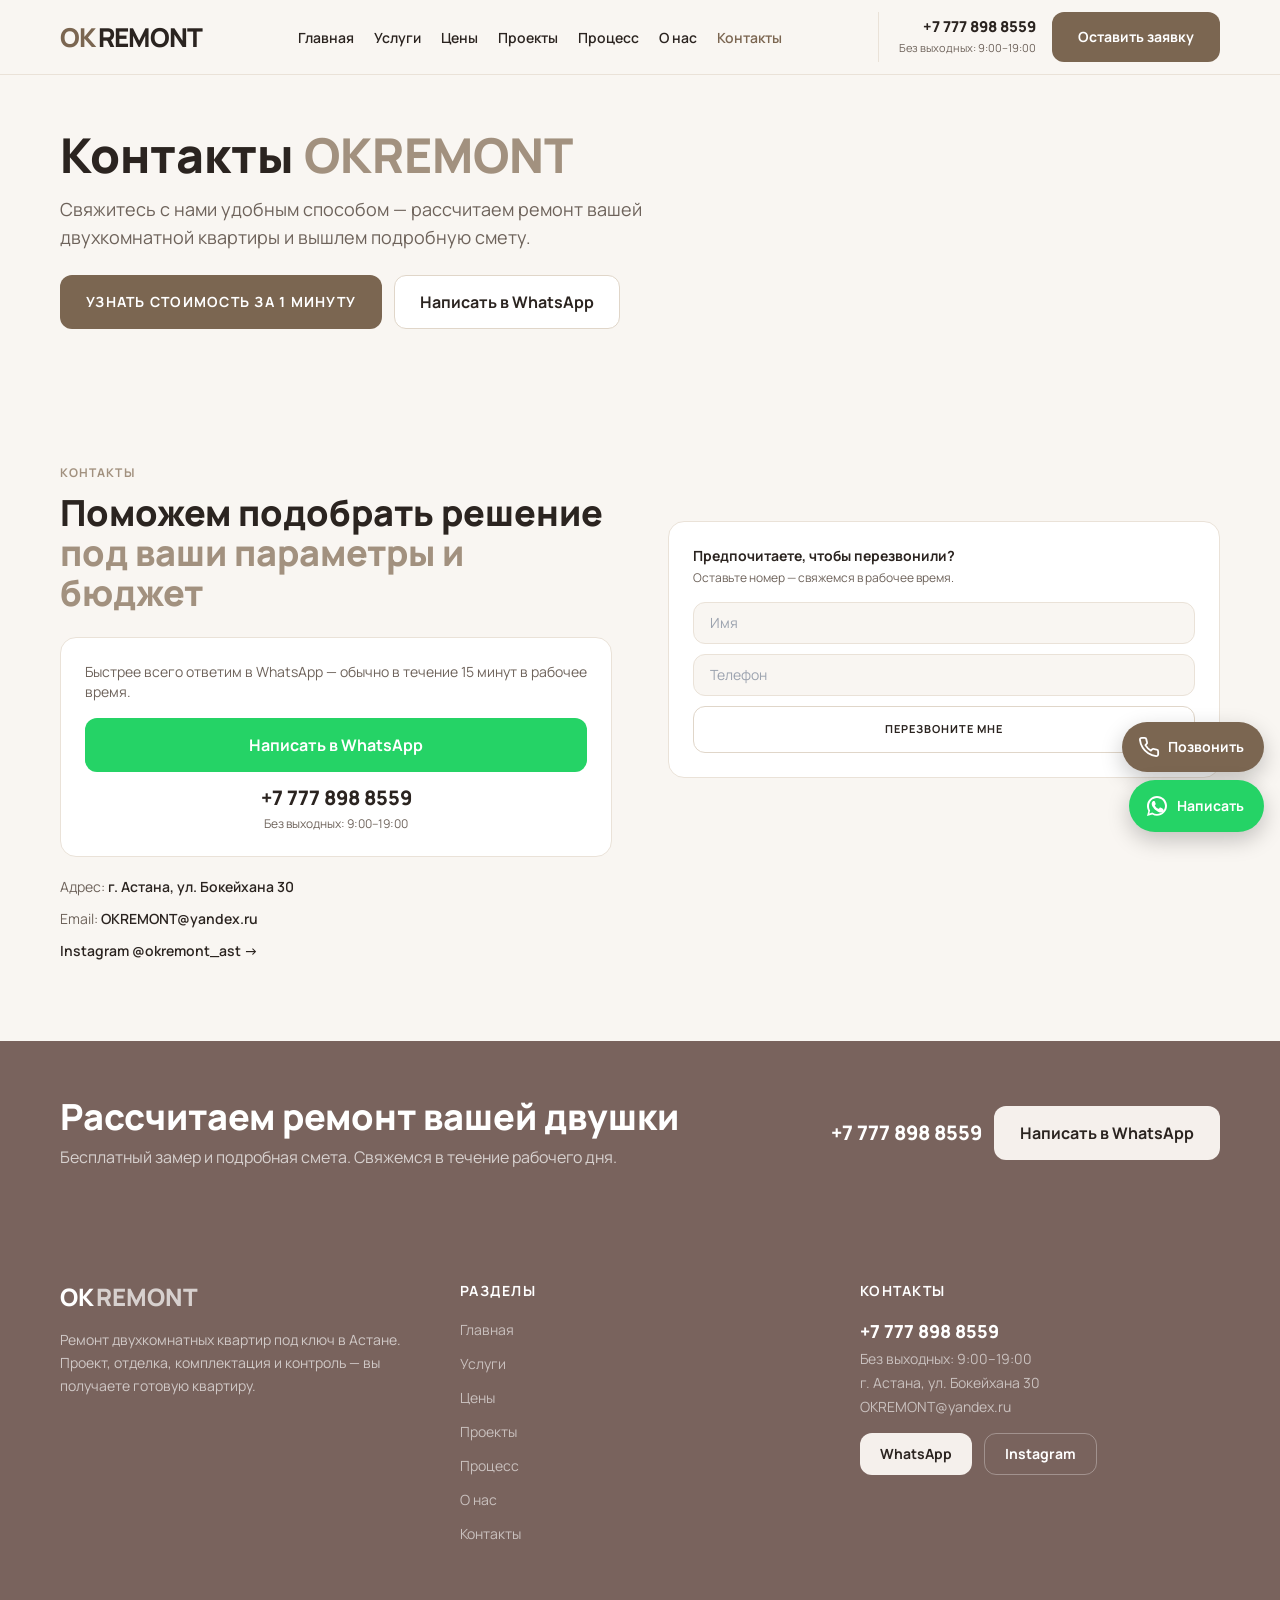
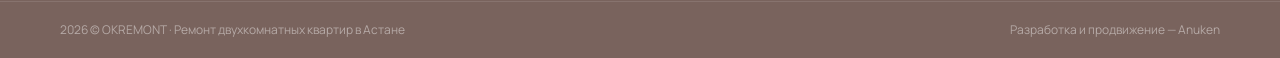
<file: kontakty.html>
<!DOCTYPE html>
<html lang="ru">
<head>
<!-- Google tag (gtag.js) -->
<script async src="https://www.googletagmanager.com/gtag/js?id=G-20V2XTFMRV"></script>
<script>
  window.dataLayer=window.dataLayer||[];function gtag(){dataLayer.push(arguments);}
  gtag('js',new Date());gtag('config','G-20V2XTFMRV');gtag('config','AW-18310963961');
</script>
<meta charset="UTF-8">
<meta name="viewport" content="width=device-width, initial-scale=1.0">
<title>Контакты — OKREMONT, ремонт квартир в Астане</title>
<meta name="description" content="Контакты OKREMONT: телефон +7 777 898 8559, WhatsApp, Instagram, адрес в Астане. Ремонт двухкомнатных квартир под ключ.">
<meta name="keywords" content="ремонт двухкомнатной квартиры Астана, ремонт 2-комнатной квартиры под ключ, цена ремонта двушки Астана, ремонт квартир Астана, дизайн-проект квартиры, отделка квартир Астана, OKREMONT">
<meta property="og:type" content="website">
<meta property="og:title" content="Контакты — OKREMONT, ремонт квартир в Астане">
<meta property="og:description" content="Контакты OKREMONT: телефон +7 777 898 8559, WhatsApp, Instagram, адрес в Астане. Ремонт двухкомнатных квартир под ключ.">
<meta property="og:image" content="images/og-banner.jpg">
<link rel="icon" type="image/png" href="images/favicon.png">
<link rel="preconnect" href="https://fonts.googleapis.com">
<link rel="preconnect" href="https://fonts.gstatic.com" crossorigin>
<link href="https://fonts.googleapis.com/css2?family=Manrope:wght@400;500;600;700;800&display=swap" rel="stylesheet">
<link rel="stylesheet" href="styles.css">
<style>
  html{scroll-behavior:smooth}
  body{font-family:'Manrope',sans-serif;color:#2B2420;background:#F9F6F2}
  .wrap{max-width:1200px;margin:0 auto;padding-left:20px;padding-right:20px}
  .up{text-transform:uppercase;letter-spacing:.09em}
  .btn{display:inline-flex;align-items:center;justify-content:center;gap:9px;background:#7B6651;color:#fff;font-weight:700;border-radius:12px;padding:15px 26px;transition:background .2s}
  .btn:hover{background:#6A5643}
  .btn-o{display:inline-flex;align-items:center;justify-content:center;gap:9px;border:1px solid #E0D6C9;color:#2B2420;font-weight:700;border-radius:12px;padding:14px 25px;transition:all .2s;background:#fff}
  .btn-o:hover{border-color:#7B6651;color:#7B6651}
  .btn-l{display:inline-flex;align-items:center;justify-content:center;gap:9px;background:#F5F0EC;color:#2B2420;font-weight:700;border-radius:12px;padding:15px 26px;transition:background .2s}
  .btn-l:hover{background:#fff}
  .btn-d{display:inline-flex;align-items:center;justify-content:center;gap:9px;background:#2B2420;color:#fff;font-weight:700;border-radius:12px;padding:15px 26px;transition:background .2s}
  .btn-d:hover{background:#000}
  .nav-a{font-weight:600;font-size:14px;color:#2B2420;transition:color .2s} .nav-a:hover{color:#7B6651} .nav-a.active{color:#7B6651}
  .card{background:#fff;border:1px solid #EFE9E1;border-radius:18px;box-shadow:0 6px 20px rgba(75,60,50,.06);transition:transform .2s,box-shadow .2s}
  .card:hover{box-shadow:0 14px 38px rgba(75,60,50,.12);transform:translateY(-3px)}
  .ph{position:relative;background:#EDE5D9;overflow:hidden}
  .ph .lbl{position:absolute;inset:0;display:flex;align-items:center;justify-content:center;color:#B3A791;font-size:12px;text-align:center;padding:10px;line-height:1.4}
  .ph img{position:relative;z-index:1;width:100%;height:100%;object-fit:cover;display:block}
  .icon-sq{width:52px;height:52px;border-radius:14px;background:#F5F0EC;display:flex;align-items:center;justify-content:center;color:#7B6651}
  input[type=text],input[type=tel]{border-radius:12px}
  #menu{transition:transform .25s ease}
  .fab{border-radius:9999px;display:flex;align-items:center;justify-content:center;box-shadow:0 8px 22px rgba(0,0,0,.22);transition:transform .2s,opacity .25s}
  .fab:hover{transform:scale(1.06)}
  .hscroll{scrollbar-width:thin;scrollbar-color:#fff5 transparent}
  .hscroll::-webkit-scrollbar{height:6px} .hscroll::-webkit-scrollbar-thumb{background:#ffffff88;border-radius:99px}
  .feat{position:relative;padding-left:22px} .feat::before{content:"—";position:absolute;left:0;color:#A2917F}
  input[type=range]{-webkit-appearance:none;appearance:none;height:6px;border-radius:99px;background:#EAE2D8;outline:none}
  input[type=range]::-webkit-slider-thumb{-webkit-appearance:none;appearance:none;width:26px;height:26px;border-radius:50%;background:#7B6651;cursor:pointer;box-shadow:0 2px 8px rgba(75,60,50,.35);border:3px solid #fff}
  input[type=range]::-moz-range-thumb{width:22px;height:22px;border-radius:50%;background:#7B6651;cursor:pointer;border:3px solid #fff}
  .pkgbtn.on{background:#2B2420;color:#fff;border-color:#2B2420}
  .faq-q{cursor:pointer} .faq-a{max-height:0;overflow:hidden;transition:max-height .3s ease}
  .faq-i.open .faq-a{max-height:360px} .faq-i.open .faq-x{transform:rotate(45deg)} .faq-x{transition:transform .25s}
</style>
<script type="application/ld+json">{"@context": "https://schema.org", "@type": "GeneralContractor", "@id": "https://okremont.kz/#business", "name": "OKREMONT", "description": "Ремонт двухкомнатных квартир под ключ в Астане", "url": "https://okremont.kz/", "telephone": "+77778988559", "email": "OKREMONT@yandex.ru", "image": "https://okremont.kz/images/og-banner.jpg", "priceRange": "₸₸", "address": {"@type": "PostalAddress", "streetAddress": "ул. Бокейхана 30", "addressLocality": "Астана", "addressCountry": "KZ"}, "areaServed": {"@type": "City", "name": "Астана"}, "openingHoursSpecification": {"@type": "OpeningHoursSpecification", "dayOfWeek": ["Monday", "Tuesday", "Wednesday", "Thursday", "Friday", "Saturday", "Sunday"], "opens": "09:00", "closes": "19:00"}, "founder": {"@type": "Person", "name": "Ораз Исин"}, "sameAs": ["https://instagram.com/okremont_ast"], "aggregateRating": {"@type": "AggregateRating", "ratingValue": "4.8", "reviewCount": "25", "bestRating": "5", "worstRating": "1"}}</script>
</head>
<body class="antialiased">
<header class="sticky top-0 z-50 bg-soft/95 backdrop-blur border-b border-line">
  <div class="wrap flex items-center justify-between h-[62px] md:h-[74px]">
    <a href="index.html" class="flex items-baseline gap-0.5 shrink-0 select-none" aria-label="OKREMONT">
  <span class="text-2xl md:text-[26px] font-extrabold tracking-tight text-accent leading-none">OK</span><span class="text-2xl md:text-[26px] font-extrabold tracking-tight text-ink leading-none">REMONT</span></a>
    <nav class="hidden lg:flex items-center gap-5"><a href="index.html" class="nav-a whitespace-nowrap">Главная</a><a href="uslugi.html" class="nav-a whitespace-nowrap">Услуги</a><a href="prices.html" class="nav-a whitespace-nowrap">Цены</a><a href="portfolio.html" class="nav-a whitespace-nowrap">Проекты</a><a href="process.html" class="nav-a whitespace-nowrap">Процесс</a><a href="o-nas.html" class="nav-a whitespace-nowrap">О нас</a><a href="kontakty.html" class="nav-a active whitespace-nowrap">Контакты</a></nav>
    <div class="hidden lg:flex items-center gap-4 pl-5 border-l border-line">
      <div class="text-right leading-tight"><a href="tel:+77778988559" class="block font-extrabold text-ink text-[15px]">+7 777 898 8559</a><span class="text-body text-[11px]">Без выходных: 9:00–19:00</span></div>
      <a href="https://wa.me/77778988559?text=%D0%97%D0%B4%D1%80%D0%B0%D0%B2%D1%81%D1%82%D0%B2%D1%83%D0%B9%D1%82%D0%B5%21%20%F0%9F%91%8B%20%D0%9F%D0%B8%D1%88%D1%83%20%D1%81%20%D1%81%D0%B0%D0%B9%D1%82%D0%B0%20OKREMONT.%0A%D0%98%D0%BD%D1%82%D0%B5%D1%80%D0%B5%D1%81%D1%83%D0%B5%D1%82%20%D1%80%D0%B5%D0%BC%D0%BE%D0%BD%D1%82%20%D0%B4%D0%B2%D1%83%D1%85%D0%BA%D0%BE%D0%BC%D0%BD%D0%B0%D1%82%D0%BD%D0%BE%D0%B9%20%D0%BA%D0%B2%D0%B0%D1%80%D1%82%D0%B8%D1%80%D1%8B%20%D0%BF%D0%BE%D0%B4%20%D0%BA%D0%BB%D1%8E%D1%87.%0A%D0%9F%D0%BE%D0%B4%D1%81%D0%BA%D0%B0%D0%B6%D0%B8%D1%82%D0%B5%2C%20%D0%BF%D0%BE%D0%B6%D0%B0%D0%BB%D1%83%D0%B9%D1%81%D1%82%D0%B0%2C%20%D0%BE%D1%80%D0%B8%D0%B5%D0%BD%D1%82%D0%B8%D1%80%D0%BE%D0%B2%D0%BE%D1%87%D0%BD%D1%83%D1%8E%20%D1%81%D1%82%D0%BE%D0%B8%D0%BC%D0%BE%D1%81%D1%82%D1%8C%20%D0%B8%20%D1%81%D1%80%D0%BE%D0%BA%D0%B8%3F" target="_blank" rel="noopener" class="btn text-sm">Оставить заявку</a>
    </div>
    <button id="burger" aria-label="Меню" class="lg:hidden p-2 -mr-2"><svg width="26" height="26" viewBox="0 0 24 24" fill="none" stroke="#2B2420" stroke-width="2" stroke-linecap="round"><path d="M3 6h18M3 12h18M3 18h18"/></svg></button>
  </div>
</header>
<div id="overlay" class="fixed inset-0 bg-black/40 z-50 hidden lg:hidden"></div>
<aside id="menu" class="fixed top-0 right-0 h-full w-[86%] max-w-[340px] bg-soft z-50 translate-x-full lg:hidden overflow-y-auto shadow-2xl">
  <div class="flex items-center justify-between h-[62px] px-5 border-b border-line"><a href="index.html" class="flex items-baseline gap-0.5 shrink-0 select-none" aria-label="OKREMONT">
  <span class="text-2xl md:text-[26px] font-extrabold tracking-tight text-accent leading-none">OK</span><span class="text-2xl md:text-[26px] font-extrabold tracking-tight text-ink leading-none">REMONT</span></a>
    <button id="close" aria-label="Закрыть" class="p-2 -mr-2"><svg width="26" height="26" viewBox="0 0 24 24" fill="none" stroke="#2B2420" stroke-width="2" stroke-linecap="round"><path d="M6 6l12 12M18 6L6 18"/></svg></button></div>
  <nav class="px-5 pb-6"><a href="index.html" class="mnav block py-3 border-b border-line text-base font-semibold text-ink">Главная</a><a href="uslugi.html" class="mnav block py-3 border-b border-line text-base font-semibold text-ink">Услуги</a><a href="prices.html" class="mnav block py-3 border-b border-line text-base font-semibold text-ink">Цены</a><a href="portfolio.html" class="mnav block py-3 border-b border-line text-base font-semibold text-ink">Проекты</a><a href="process.html" class="mnav block py-3 border-b border-line text-base font-semibold text-ink">Процесс</a><a href="o-nas.html" class="mnav block py-3 border-b border-line text-base font-semibold text-ink">О нас</a><a href="kontakty.html" class="mnav block py-3 border-b border-line text-base font-semibold text-ink">Контакты</a>
    <div class="mt-5 space-y-3"><a href="tel:+77778988559" class="block text-lg font-extrabold text-ink">+7 777 898 8559</a><span class="block text-body text-sm">Без выходных: 9:00–19:00</span>
      <a href="https://wa.me/77778988559?text=%D0%97%D0%B4%D1%80%D0%B0%D0%B2%D1%81%D1%82%D0%B2%D1%83%D0%B9%D1%82%D0%B5%21%20%F0%9F%91%8B%20%D0%9F%D0%B8%D1%88%D1%83%20%D1%81%20%D1%81%D0%B0%D0%B9%D1%82%D0%B0%20OKREMONT.%0A%D0%98%D0%BD%D1%82%D0%B5%D1%80%D0%B5%D1%81%D1%83%D0%B5%D1%82%20%D1%80%D0%B5%D0%BC%D0%BE%D0%BD%D1%82%20%D0%B4%D0%B2%D1%83%D1%85%D0%BA%D0%BE%D0%BC%D0%BD%D0%B0%D1%82%D0%BD%D0%BE%D0%B9%20%D0%BA%D0%B2%D0%B0%D1%80%D1%82%D0%B8%D1%80%D1%8B%20%D0%BF%D0%BE%D0%B4%20%D0%BA%D0%BB%D1%8E%D1%87.%0A%D0%9F%D0%BE%D0%B4%D1%81%D0%BA%D0%B0%D0%B6%D0%B8%D1%82%D0%B5%2C%20%D0%BF%D0%BE%D0%B6%D0%B0%D0%BB%D1%83%D0%B9%D1%81%D1%82%D0%B0%2C%20%D0%BE%D1%80%D0%B8%D0%B5%D0%BD%D1%82%D0%B8%D1%80%D0%BE%D0%B2%D0%BE%D1%87%D0%BD%D1%83%D1%8E%20%D1%81%D1%82%D0%BE%D0%B8%D0%BC%D0%BE%D1%81%D1%82%D1%8C%20%D0%B8%20%D1%81%D1%80%D0%BE%D0%BA%D0%B8%3F" target="_blank" rel="noopener" class="btn w-full">Написать в WhatsApp</a></div>
  </nav>
</aside><section class="bg-soft"><div class="wrap pt-9 md:pt-14 pb-9 md:pb-14">
      <h1 class="text-ink font-extrabold text-3xl md:text-5xl leading-tight max-w-3xl">Контакты <span class="text-taupe">OKREMONT</span></h1>
      <p class="text-body text-base md:text-lg leading-relaxed mt-4 max-w-2xl">Свяжитесь с нами удобным способом — рассчитаем ремонт вашей двухкомнатной квартиры и вышлем подробную смету.</p>
      <div class="mt-6 flex flex-col sm:flex-row gap-3"><a href="index.html#quiz" class="btn up text-sm">Узнать стоимость за 1 минуту</a><a href="https://wa.me/77778988559?text=%D0%97%D0%B4%D1%80%D0%B0%D0%B2%D1%81%D1%82%D0%B2%D1%83%D0%B9%D1%82%D0%B5%21%20%F0%9F%91%8B%20%D0%9F%D0%B8%D1%88%D1%83%20%D1%81%20%D1%81%D0%B0%D0%B9%D1%82%D0%B0%20OKREMONT.%0A%D0%98%D0%BD%D1%82%D0%B5%D1%80%D0%B5%D1%81%D1%83%D0%B5%D1%82%20%D1%80%D0%B5%D0%BC%D0%BE%D0%BD%D1%82%20%D0%B4%D0%B2%D1%83%D1%85%D0%BA%D0%BE%D0%BC%D0%BD%D0%B0%D1%82%D0%BD%D0%BE%D0%B9%20%D0%BA%D0%B2%D0%B0%D1%80%D1%82%D0%B8%D1%80%D1%8B%20%D0%BF%D0%BE%D0%B4%20%D0%BA%D0%BB%D1%8E%D1%87.%0A%D0%9F%D0%BE%D0%B4%D1%81%D0%BA%D0%B0%D0%B6%D0%B8%D1%82%D0%B5%2C%20%D0%BF%D0%BE%D0%B6%D0%B0%D0%BB%D1%83%D0%B9%D1%81%D1%82%D0%B0%2C%20%D0%BE%D1%80%D0%B8%D0%B5%D0%BD%D1%82%D0%B8%D1%80%D0%BE%D0%B2%D0%BE%D1%87%D0%BD%D1%83%D1%8E%20%D1%81%D1%82%D0%BE%D0%B8%D0%BC%D0%BE%D1%81%D1%82%D1%8C%20%D0%B8%20%D1%81%D1%80%D0%BE%D0%BA%D0%B8%3F" target="_blank" rel="noopener" class="btn-o">Написать в WhatsApp</a></div>
    </div></section>
<section id="contacts" class="bg-soft">
  <div class="wrap py-16 md:py-20">
    <div class="grid grid-cols-1 md:grid-cols-2 gap-10 md:gap-14 items-start">
      <div>
        <p class="up text-taupe text-xs font-bold mb-3">Контакты</p>
        <h2 class="text-ink font-extrabold text-2xl md:text-4xl leading-tight mb-6">Поможем подобрать решение <span class="text-taupe">под ваши параметры и бюджет</span></h2>
        <div class="bg-white border border-line rounded-2xl p-6 mb-5">
          <p class="text-body text-sm mb-4">Быстрее всего ответим в WhatsApp — обычно в течение 15 минут в рабочее время.</p>
          <a href="https://wa.me/77778988559?text=%D0%97%D0%B4%D1%80%D0%B0%D0%B2%D1%81%D1%82%D0%B2%D1%83%D0%B9%D1%82%D0%B5%21%20%F0%9F%91%8B%20%D0%9F%D0%B8%D1%88%D1%83%20%D1%81%20%D1%81%D0%B0%D0%B9%D1%82%D0%B0%20OKREMONT.%0A%D0%9E%D1%81%D1%82%D0%B0%D0%BB%D0%B8%D1%81%D1%8C%20%D0%B2%D0%BE%D0%BF%D1%80%D0%BE%D1%81%D1%8B%20%D0%BF%D0%BE%20%D1%80%D0%B5%D0%BC%D0%BE%D0%BD%D1%82%D1%83%20%D0%B4%D0%B2%D1%83%D1%85%D0%BA%D0%BE%D0%BC%D0%BD%D0%B0%D1%82%D0%BD%D0%BE%D0%B9%20%D0%BA%D0%B2%D0%B0%D1%80%D1%82%D0%B8%D1%80%D1%8B%20%E2%80%94%20%D0%BF%D0%BE%D0%B4%D1%81%D0%BA%D0%B0%D0%B6%D0%B8%D1%82%D0%B5%2C%20%D0%BF%D0%BE%D0%B6%D0%B0%D0%BB%D1%83%D0%B9%D1%81%D1%82%D0%B0." target="_blank" rel="noopener" class="btn w-full mb-3" style="background:#25D366">Написать в WhatsApp</a>
          <a href="tel:+77778988559" class="block text-center text-ink text-xl font-extrabold">+7 777 898 8559</a>
          <p class="text-body text-xs text-center mt-1">Без выходных: 9:00–19:00</p>
        </div>
        <div class="space-y-3 text-sm">
          <div><span class="text-body">Адрес: </span><span class="text-ink font-semibold">г. Астана, ул. Бокейхана 30</span></div>
          <div><span class="text-body">Email: </span><a href="mailto:OKREMONT@yandex.ru" class="text-ink font-semibold">OKREMONT@yandex.ru</a></div>
          <div><a href="https://instagram.com/okremont_ast" target="_blank" rel="noopener" class="text-ink font-semibold hover:text-accent transition">Instagram @okremont_ast →</a></div>
        </div>
      </div>
      <div class="bg-white border border-line rounded-2xl p-5 md:p-6 md:mt-14">
        <h3 class="font-bold text-ink text-sm mb-1">Предпочитаете, чтобы перезвонили?</h3>
        <p class="text-body text-xs mb-4">Оставьте номер — свяжемся в рабочее время.</p>
        <div class="space-y-2.5">
          <input id="cname" type="text" placeholder="Имя" class="w-full px-4 py-2.5 bg-soft border border-line text-ink text-sm outline-none">
          <input id="cphone" type="tel" placeholder="Телефон" class="w-full px-4 py-2.5 bg-soft border border-line text-ink text-sm outline-none">
          <button id="csend" class="btn-o w-full up text-[11px]">Перезвоните мне</button>
        </div>
      </div>
    </div>
  </div>
</section>
<script>
document.getElementById('csend').addEventListener('click',function(){
  var n=document.getElementById('cname').value.trim(),p=document.getElementById('cphone').value.trim();
  var msg='Здравствуйте! 👋 Заявка с сайта OKREMONT.%0A%0AИмя: '+encodeURIComponent(n||'—')+'%0AТелефон: '+encodeURIComponent(p||'—')+'%0A%0AПрошу перезвонить по ремонту двухкомнатной квартиры.';
  window.open('https://wa.me/77778988559?text='+msg,'_blank');
});
</script>
<section class="bg-brand text-white"><div class="wrap py-12 md:py-14 flex flex-col md:flex-row items-center justify-between gap-6 text-center md:text-left">
    <div><h2 class="text-2xl md:text-4xl font-extrabold">Рассчитаем ремонт вашей двушки</h2>
      <p class="text-white/70 mt-2">Бесплатный замер и подробная смета. Свяжемся в течение рабочего дня.</p></div>
    <div class="flex flex-col sm:flex-row items-center gap-3 shrink-0"><a href="tel:+77778988559" class="text-white text-xl font-extrabold whitespace-nowrap">+7 777 898 8559</a>
      <a href="https://wa.me/77778988559?text=%D0%97%D0%B4%D1%80%D0%B0%D0%B2%D1%81%D1%82%D0%B2%D1%83%D0%B9%D1%82%D0%B5%21%20%F0%9F%91%8B%20%D0%9F%D0%B8%D1%88%D1%83%20%D1%81%20%D1%81%D0%B0%D0%B9%D1%82%D0%B0%20OKREMONT.%0A%D0%98%D0%BD%D1%82%D0%B5%D1%80%D0%B5%D1%81%D1%83%D0%B5%D1%82%20%D1%80%D0%B5%D0%BC%D0%BE%D0%BD%D1%82%20%D0%B4%D0%B2%D1%83%D1%85%D0%BA%D0%BE%D0%BC%D0%BD%D0%B0%D1%82%D0%BD%D0%BE%D0%B9%20%D0%BA%D0%B2%D0%B0%D1%80%D1%82%D0%B8%D1%80%D1%8B%20%D0%BF%D0%BE%D0%B4%20%D0%BA%D0%BB%D1%8E%D1%87.%0A%D0%9F%D0%BE%D0%B4%D1%81%D0%BA%D0%B0%D0%B6%D0%B8%D1%82%D0%B5%2C%20%D0%BF%D0%BE%D0%B6%D0%B0%D0%BB%D1%83%D0%B9%D1%81%D1%82%D0%B0%2C%20%D0%BE%D1%80%D0%B8%D0%B5%D0%BD%D1%82%D0%B8%D1%80%D0%BE%D0%B2%D0%BE%D1%87%D0%BD%D1%83%D1%8E%20%D1%81%D1%82%D0%BE%D0%B8%D0%BC%D0%BE%D1%81%D1%82%D1%8C%20%D0%B8%20%D1%81%D1%80%D0%BE%D0%BA%D0%B8%3F" target="_blank" rel="noopener" class="btn-l">Написать в WhatsApp</a></div></div></section>
<footer class="bg-brand text-white">
  <div class="wrap py-14 grid grid-cols-1 md:grid-cols-3 gap-10">
    <div><div class="flex items-baseline gap-0.5 mb-4"><span class="text-2xl font-extrabold text-white">OK</span><span class="text-2xl font-extrabold text-white/70">REMONT</span></div>
      <p class="text-white/65 text-sm leading-relaxed">Ремонт двухкомнатных квартир под ключ в Астане. Проект, отделка, комплектация и контроль — вы получаете готовую квартиру.</p></div>
    <div><div class="font-bold mb-4 text-sm up">Разделы</div><ul class="space-y-2.5"><li><a href="index.html" class="text-white/60 hover:text-white transition text-sm">Главная</a></li><li><a href="uslugi.html" class="text-white/60 hover:text-white transition text-sm">Услуги</a></li><li><a href="prices.html" class="text-white/60 hover:text-white transition text-sm">Цены</a></li><li><a href="portfolio.html" class="text-white/60 hover:text-white transition text-sm">Проекты</a></li><li><a href="process.html" class="text-white/60 hover:text-white transition text-sm">Процесс</a></li><li><a href="o-nas.html" class="text-white/60 hover:text-white transition text-sm">О нас</a></li><li><a href="kontakty.html" class="text-white/60 hover:text-white transition text-sm">Контакты</a></li></ul></div>
    <div><div class="font-bold mb-4 text-sm up">Контакты</div>
      <a href="tel:+77778988559" class="block text-white text-lg font-extrabold mb-1">+7 777 898 8559</a>
      <p class="text-white/60 text-sm mb-1">Без выходных: 9:00–19:00</p><p class="text-white/60 text-sm mb-1">г. Астана, ул. Бокейхана 30</p>
      <a href="mailto:OKREMONT@yandex.ru" class="block text-white/60 text-sm mb-4 hover:text-white transition">OKREMONT@yandex.ru</a>
      <div class="flex gap-3"><a href="https://wa.me/77778988559?text=%D0%97%D0%B4%D1%80%D0%B0%D0%B2%D1%81%D1%82%D0%B2%D1%83%D0%B9%D1%82%D0%B5%21%20%F0%9F%91%8B%20%D0%9F%D0%B8%D1%88%D1%83%20%D1%81%20%D1%81%D0%B0%D0%B9%D1%82%D0%B0%20OKREMONT.%0A%D0%A5%D0%BE%D1%87%D1%83%20%D1%83%D0%B7%D0%BD%D0%B0%D1%82%D1%8C%20%D0%BF%D0%BE%D0%B4%D1%80%D0%BE%D0%B1%D0%BD%D0%B5%D0%B5%20%D0%BE%20%D1%80%D0%B5%D0%BC%D0%BE%D0%BD%D1%82%D0%B5%20%D0%B4%D0%B2%D1%83%D1%85%D0%BA%D0%BE%D0%BC%D0%BD%D0%B0%D1%82%D0%BD%D0%BE%D0%B9%20%D0%BA%D0%B2%D0%B0%D1%80%D1%82%D0%B8%D1%80%D1%8B%20%D0%BF%D0%BE%D0%B4%20%D0%BA%D0%BB%D1%8E%D1%87." target="_blank" rel="noopener" class="btn-l text-sm !py-2.5 !px-5">WhatsApp</a>
        <a href="https://instagram.com/okremont_ast" target="_blank" rel="noopener" class="btn-o !bg-transparent !border-white/30 !text-white text-sm !py-2.5 !px-5 hover:!border-white">Instagram</a></div></div>
  </div>
  <div class="border-t border-white/10"><div class="wrap py-5 flex flex-col sm:flex-row items-center justify-between gap-3 text-white/45 text-xs">
    <span>2026 © OKREMONT · Ремонт двухкомнатных квартир в Астане</span>
    <a href="https://wa.me/77074534518" target="_blank" rel="noopener" class="hover:text-white/80 transition">Разработка и продвижение — Anuken</a></div></div>
</footer>
<div class="fixed z-40 right-4 bottom-4 flex flex-col items-end gap-2 print:hidden">
  <a href="tel:+77778988559" class="fab gap-2 pl-4 pr-5 py-3 md:py-3.5" style="background:#7B6651;color:#fff" aria-label="Позвонить"><svg width="22" height="22" viewBox="0 0 24 24" fill="none" stroke="#fff" stroke-width="2" stroke-linecap="round" stroke-linejoin="round"><path d="M22 16.92v3a2 2 0 0 1-2.18 2 19.79 19.79 0 0 1-8.63-3.07 19.5 19.5 0 0 1-6-6 19.79 19.79 0 0 1-3.07-8.67A2 2 0 0 1 4.11 2h3a2 2 0 0 1 2 1.72c.13.96.36 1.9.7 2.81a2 2 0 0 1-.45 2.11L8.09 9.91a16 16 0 0 0 6 6l1.27-1.27a2 2 0 0 1 2.11-.45c.91.34 1.85.57 2.81.7A2 2 0 0 1 22 16.92z"/></svg><span class="hidden sm:inline font-bold text-sm">Позвонить</span></a>
  <a href="https://wa.me/77778988559?text=%D0%97%D0%B4%D1%80%D0%B0%D0%B2%D1%81%D1%82%D0%B2%D1%83%D0%B9%D1%82%D0%B5%21%20%F0%9F%91%8B%20%D0%9F%D0%B8%D1%88%D1%83%20%D1%81%20%D1%81%D0%B0%D0%B9%D1%82%D0%B0%20OKREMONT.%0A%D0%98%D0%BD%D1%82%D0%B5%D1%80%D0%B5%D1%81%D1%83%D0%B5%D1%82%20%D1%80%D0%B5%D0%BC%D0%BE%D0%BD%D1%82%20%D0%B4%D0%B2%D1%83%D1%85%D0%BA%D0%BE%D0%BC%D0%BD%D0%B0%D1%82%D0%BD%D0%BE%D0%B9%20%D0%BA%D0%B2%D0%B0%D1%80%D1%82%D0%B8%D1%80%D1%8B%20%D0%BF%D0%BE%D0%B4%20%D0%BA%D0%BB%D1%8E%D1%87.%0A%D0%9F%D0%BE%D0%B4%D1%81%D0%BA%D0%B0%D0%B6%D0%B8%D1%82%D0%B5%2C%20%D0%BF%D0%BE%D0%B6%D0%B0%D0%BB%D1%83%D0%B9%D1%81%D1%82%D0%B0%2C%20%D0%BE%D1%80%D0%B8%D0%B5%D0%BD%D1%82%D0%B8%D1%80%D0%BE%D0%B2%D0%BE%D1%87%D0%BD%D1%83%D1%8E%20%D1%81%D1%82%D0%BE%D0%B8%D0%BC%D0%BE%D1%81%D1%82%D1%8C%20%D0%B8%20%D1%81%D1%80%D0%BE%D0%BA%D0%B8%3F" target="_blank" rel="noopener" class="fab gap-2 pl-4 pr-5 py-3 md:py-3.5" style="background:#25D366;color:#fff" aria-label="Написать в WhatsApp">
    <svg width="24" height="24" viewBox="0 0 24 24" fill="#fff"><path d="M17.5 14.4c-.3-.1-1.7-.8-1.9-.9-.3-.1-.5-.1-.7.1-.2.3-.7.9-.9 1.1-.2.2-.3.2-.6.1-1.5-.8-2.5-1.4-3.5-3.1-.3-.5.3-.4.8-1.4.1-.2 0-.4 0-.5 0-.1-.7-1.6-.9-2.2-.2-.6-.5-.5-.7-.5h-.6c-.2 0-.5.1-.8.4-.3.3-1 1-1 2.5s1.1 2.9 1.2 3.1c.1.2 2.1 3.3 5.2 4.6 1.9.8 2.7.9 3.6.8.6-.1 1.7-.7 2-1.4.2-.7.2-1.2.2-1.4-.1-.1-.3-.2-.6-.3z"/><path d="M12 2C6.5 2 2 6.5 2 12c0 1.8.5 3.4 1.3 4.9L2 22l5.3-1.4c1.4.8 3 1.2 4.7 1.2 5.5 0 10-4.5 10-10S17.5 2 12 2zm0 18c-1.5 0-3-.4-4.3-1.2l-.3-.2-3.1.8.8-3-.2-.3C4.4 15.4 4 13.7 4 12c0-4.4 3.6-8 8-8s8 3.6 8 8-3.6 8-8 8z"/></svg>
    <span class="hidden sm:inline font-bold text-sm">Написать</span></a>
  <button id="gotop" aria-label="Наверх" class="fab w-11 h-11 bg-ink text-white" style="opacity:0;pointer-events:none"><svg width="22" height="22" viewBox="0 0 24 24" fill="none" stroke="#fff" stroke-width="2.2" stroke-linecap="round" stroke-linejoin="round"><path d="M18 15l-6-6-6 6"/></svg></button>
</div>
<script>
(function(){
  var b=document.getElementById('burger'),m=document.getElementById('menu'),o=document.getElementById('overlay'),c=document.getElementById('close');
  function op(){m.style.transform='translateX(0)';o.classList.remove('hidden');document.body.style.overflow='hidden';}
  function cl(){m.style.transform='translateX(100%)';o.classList.add('hidden');document.body.style.overflow='';}
  if(b)b.addEventListener('click',op); if(c)c.addEventListener('click',cl); if(o)o.addEventListener('click',cl);
  document.querySelectorAll('.mnav').forEach(function(a){a.addEventListener('click',cl);});
  var gt=document.getElementById('gotop');
  if(gt)gt.addEventListener('click',function(){window.scrollTo({top:0,behavior:'smooth'});});
  function tg(){if(!gt)return; if(window.scrollY>320){gt.style.opacity='1';gt.style.pointerEvents='auto';}else{gt.style.opacity='0';gt.style.pointerEvents='none';}}
  window.addEventListener('scroll',tg,{passive:true}); tg();
  document.querySelectorAll('.faq-q').forEach(function(q){q.addEventListener('click',function(){q.parentElement.classList.toggle('open');});});
})();
// === Google Ads: конверсия — клик по WhatsApp или номеру телефона ===
function gtag_report_conversion(url){
  var callback=function(){ if(typeof(url)!='undefined'){window.location=url;} };
  gtag('event','conversion',{'send_to':'AW-18310963961/U4JrCIGaoc4cEPnFrJtE','value':1.0,'currency':'USD','event_callback':callback});
  return false;
}
(function(){
  function fire(){ gtag('event','conversion',{'send_to':'AW-18310963961/U4JrCIGaoc4cEPnFrJtE','value':1.0,'currency':'USD'}); }
  document.addEventListener('click',function(e){
    var a=e.target.closest?e.target.closest('a[href^="tel:"], a[href^="https://wa.me"]'):null; if(a)fire();
  },true);
  var _open=window.open;
  window.open=function(u){ try{ if(typeof u==='string'&&u.indexOf('wa.me')>-1)fire(); }catch(e){} return _open.apply(window,arguments); };
})();
</script>
</body>
</html>
</file>
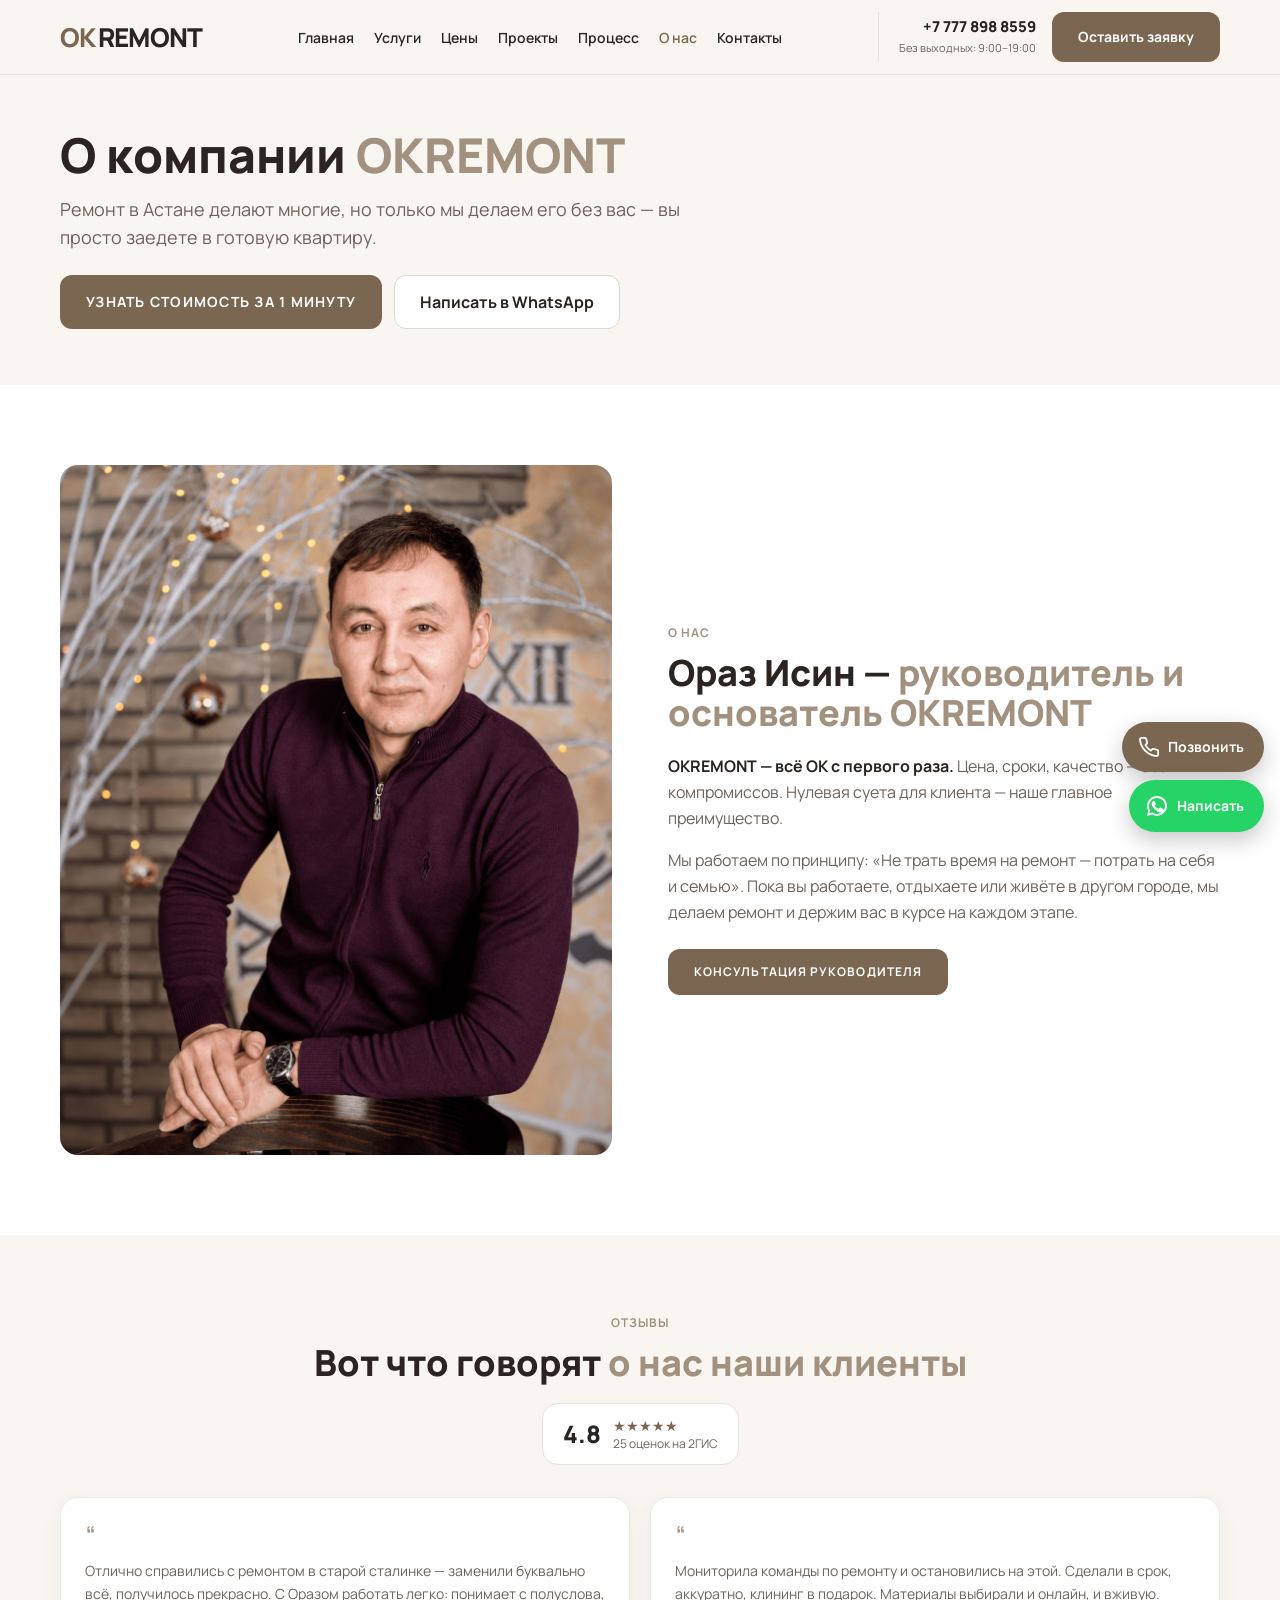
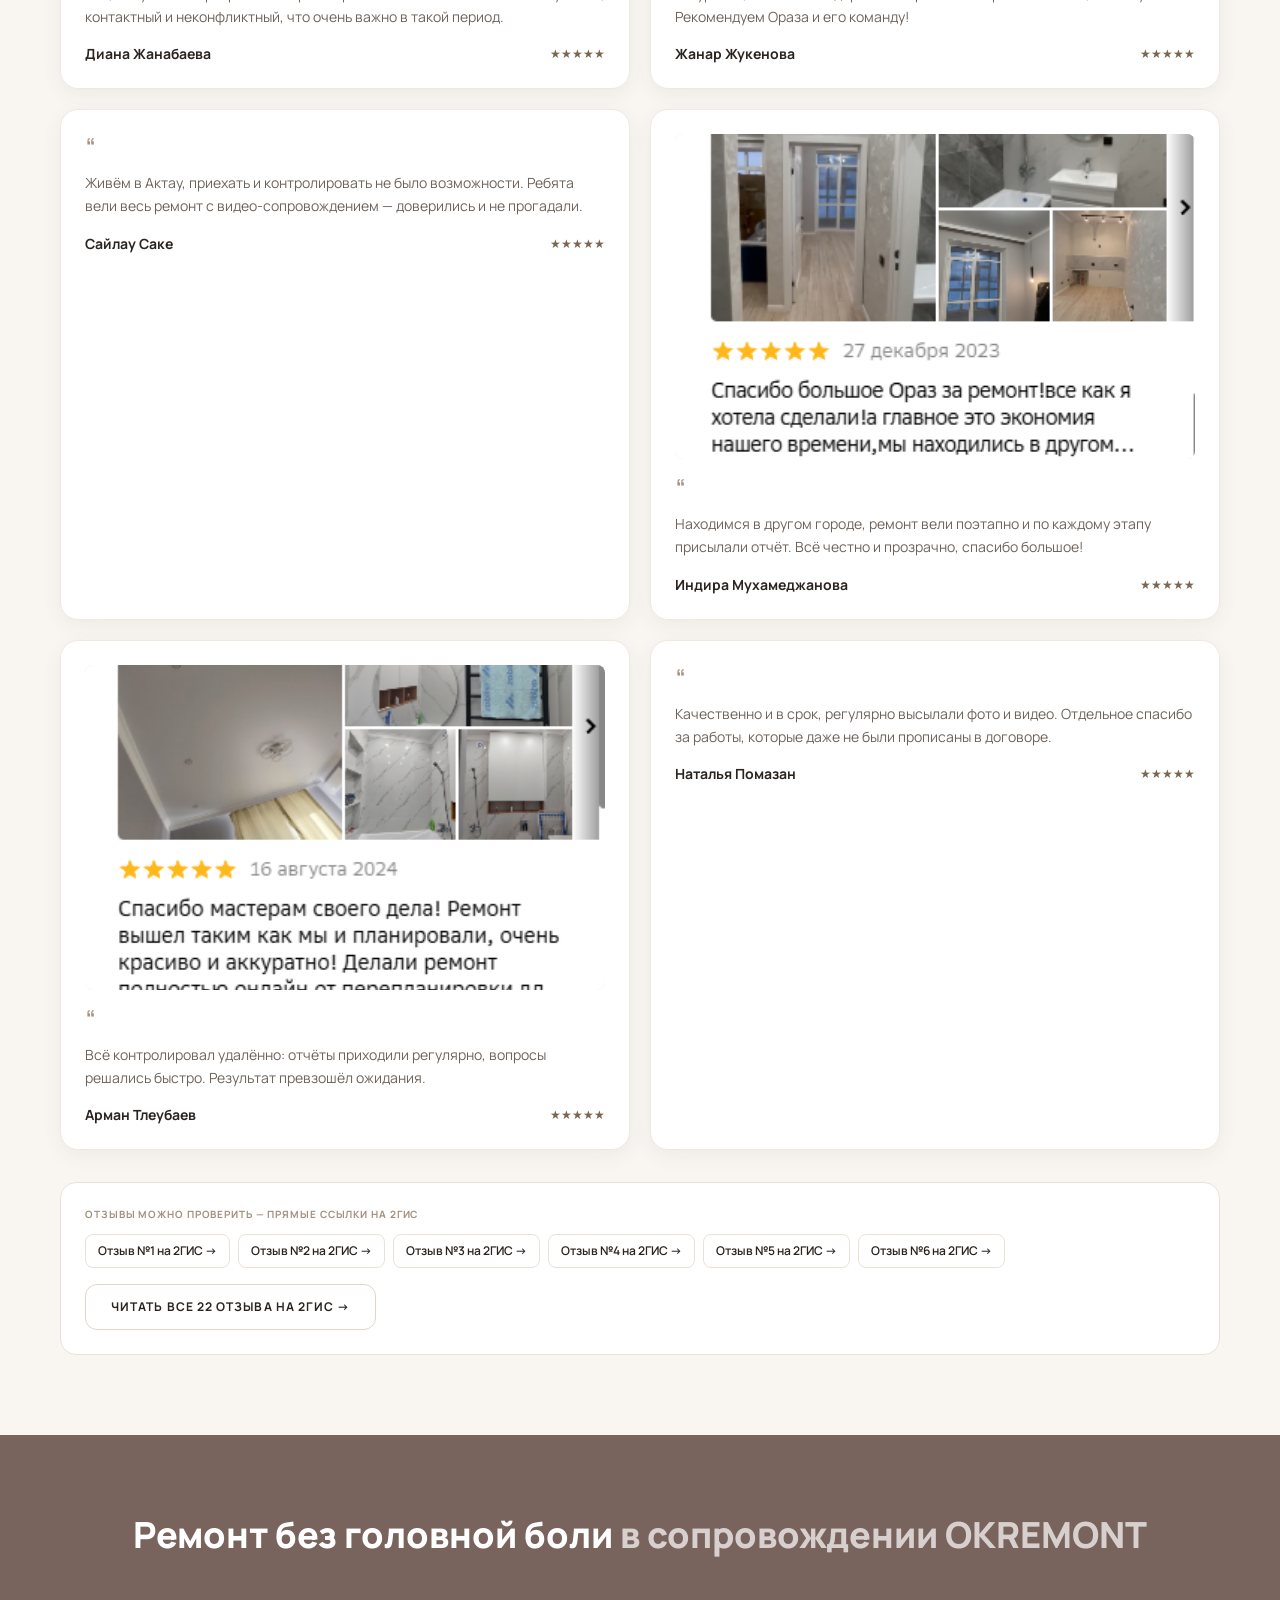
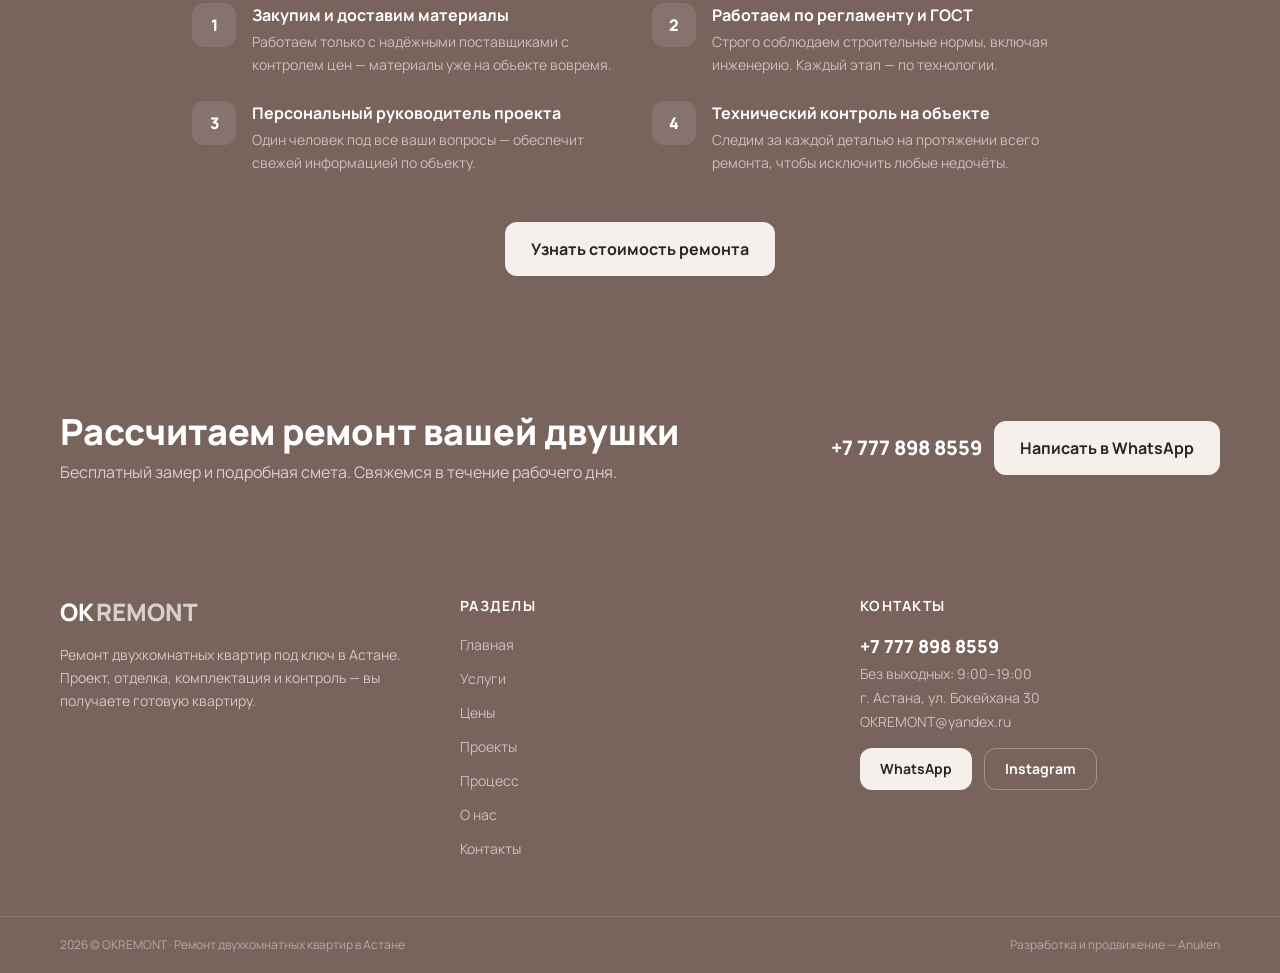
<file: o-nas.html>
<!DOCTYPE html>
<html lang="ru">
<head>
<!-- Google tag (gtag.js) -->
<script async src="https://www.googletagmanager.com/gtag/js?id=G-20V2XTFMRV"></script>
<script>
  window.dataLayer=window.dataLayer||[];function gtag(){dataLayer.push(arguments);}
  gtag('js',new Date());gtag('config','G-20V2XTFMRV');gtag('config','AW-18310963961');
</script>
<meta charset="UTF-8">
<meta name="viewport" content="width=device-width, initial-scale=1.0">
<title>О компании OKREMONT — ремонт квартир в Астане, отзывы 4.8 на 2ГИС</title>
<meta name="description" content="OKREMONT — ремонт двухкомнатных квартир в Астане. Основатель Ораз Исин. Фиксированная цена, гарантия 1 год, рейтинг 4.8 на 2ГИС.">
<meta name="keywords" content="ремонт двухкомнатной квартиры Астана, ремонт 2-комнатной квартиры под ключ, цена ремонта двушки Астана, ремонт квартир Астана, дизайн-проект квартиры, отделка квартир Астана, OKREMONT">
<meta property="og:type" content="website">
<meta property="og:title" content="О компании OKREMONT — ремонт квартир в Астане, отзывы 4.8 на 2ГИС">
<meta property="og:description" content="OKREMONT — ремонт двухкомнатных квартир в Астане. Основатель Ораз Исин. Фиксированная цена, гарантия 1 год, рейтинг 4.8 на 2ГИС.">
<meta property="og:image" content="images/og-banner.jpg">
<link rel="icon" type="image/png" href="images/favicon.png">
<link rel="preconnect" href="https://fonts.googleapis.com">
<link rel="preconnect" href="https://fonts.gstatic.com" crossorigin>
<link href="https://fonts.googleapis.com/css2?family=Manrope:wght@400;500;600;700;800&display=swap" rel="stylesheet">
<link rel="stylesheet" href="styles.css">
<style>
  html{scroll-behavior:smooth}
  body{font-family:'Manrope',sans-serif;color:#2B2420;background:#F9F6F2}
  .wrap{max-width:1200px;margin:0 auto;padding-left:20px;padding-right:20px}
  .up{text-transform:uppercase;letter-spacing:.09em}
  .btn{display:inline-flex;align-items:center;justify-content:center;gap:9px;background:#7B6651;color:#fff;font-weight:700;border-radius:12px;padding:15px 26px;transition:background .2s}
  .btn:hover{background:#6A5643}
  .btn-o{display:inline-flex;align-items:center;justify-content:center;gap:9px;border:1px solid #E0D6C9;color:#2B2420;font-weight:700;border-radius:12px;padding:14px 25px;transition:all .2s;background:#fff}
  .btn-o:hover{border-color:#7B6651;color:#7B6651}
  .btn-l{display:inline-flex;align-items:center;justify-content:center;gap:9px;background:#F5F0EC;color:#2B2420;font-weight:700;border-radius:12px;padding:15px 26px;transition:background .2s}
  .btn-l:hover{background:#fff}
  .btn-d{display:inline-flex;align-items:center;justify-content:center;gap:9px;background:#2B2420;color:#fff;font-weight:700;border-radius:12px;padding:15px 26px;transition:background .2s}
  .btn-d:hover{background:#000}
  .nav-a{font-weight:600;font-size:14px;color:#2B2420;transition:color .2s} .nav-a:hover{color:#7B6651} .nav-a.active{color:#7B6651}
  .card{background:#fff;border:1px solid #EFE9E1;border-radius:18px;box-shadow:0 6px 20px rgba(75,60,50,.06);transition:transform .2s,box-shadow .2s}
  .card:hover{box-shadow:0 14px 38px rgba(75,60,50,.12);transform:translateY(-3px)}
  .ph{position:relative;background:#EDE5D9;overflow:hidden}
  .ph .lbl{position:absolute;inset:0;display:flex;align-items:center;justify-content:center;color:#B3A791;font-size:12px;text-align:center;padding:10px;line-height:1.4}
  .ph img{position:relative;z-index:1;width:100%;height:100%;object-fit:cover;display:block}
  .icon-sq{width:52px;height:52px;border-radius:14px;background:#F5F0EC;display:flex;align-items:center;justify-content:center;color:#7B6651}
  input[type=text],input[type=tel]{border-radius:12px}
  #menu{transition:transform .25s ease}
  .fab{border-radius:9999px;display:flex;align-items:center;justify-content:center;box-shadow:0 8px 22px rgba(0,0,0,.22);transition:transform .2s,opacity .25s}
  .fab:hover{transform:scale(1.06)}
  .hscroll{scrollbar-width:thin;scrollbar-color:#fff5 transparent}
  .hscroll::-webkit-scrollbar{height:6px} .hscroll::-webkit-scrollbar-thumb{background:#ffffff88;border-radius:99px}
  .feat{position:relative;padding-left:22px} .feat::before{content:"—";position:absolute;left:0;color:#A2917F}
  input[type=range]{-webkit-appearance:none;appearance:none;height:6px;border-radius:99px;background:#EAE2D8;outline:none}
  input[type=range]::-webkit-slider-thumb{-webkit-appearance:none;appearance:none;width:26px;height:26px;border-radius:50%;background:#7B6651;cursor:pointer;box-shadow:0 2px 8px rgba(75,60,50,.35);border:3px solid #fff}
  input[type=range]::-moz-range-thumb{width:22px;height:22px;border-radius:50%;background:#7B6651;cursor:pointer;border:3px solid #fff}
  .pkgbtn.on{background:#2B2420;color:#fff;border-color:#2B2420}
  .faq-q{cursor:pointer} .faq-a{max-height:0;overflow:hidden;transition:max-height .3s ease}
  .faq-i.open .faq-a{max-height:360px} .faq-i.open .faq-x{transform:rotate(45deg)} .faq-x{transition:transform .25s}
</style>
<script type="application/ld+json">{"@context": "https://schema.org", "@type": "GeneralContractor", "@id": "https://okremont.kz/#business", "name": "OKREMONT", "description": "Ремонт двухкомнатных квартир под ключ в Астане", "url": "https://okremont.kz/", "telephone": "+77778988559", "email": "OKREMONT@yandex.ru", "image": "https://okremont.kz/images/og-banner.jpg", "priceRange": "₸₸", "address": {"@type": "PostalAddress", "streetAddress": "ул. Бокейхана 30", "addressLocality": "Астана", "addressCountry": "KZ"}, "areaServed": {"@type": "City", "name": "Астана"}, "openingHoursSpecification": {"@type": "OpeningHoursSpecification", "dayOfWeek": ["Monday", "Tuesday", "Wednesday", "Thursday", "Friday", "Saturday", "Sunday"], "opens": "09:00", "closes": "19:00"}, "founder": {"@type": "Person", "name": "Ораз Исин"}, "sameAs": ["https://instagram.com/okremont_ast"], "aggregateRating": {"@type": "AggregateRating", "ratingValue": "4.8", "reviewCount": "25", "bestRating": "5", "worstRating": "1"}}</script>
</head>
<body class="antialiased">
<header class="sticky top-0 z-50 bg-soft/95 backdrop-blur border-b border-line">
  <div class="wrap flex items-center justify-between h-[62px] md:h-[74px]">
    <a href="index.html" class="flex items-baseline gap-0.5 shrink-0 select-none" aria-label="OKREMONT">
  <span class="text-2xl md:text-[26px] font-extrabold tracking-tight text-accent leading-none">OK</span><span class="text-2xl md:text-[26px] font-extrabold tracking-tight text-ink leading-none">REMONT</span></a>
    <nav class="hidden lg:flex items-center gap-5"><a href="index.html" class="nav-a whitespace-nowrap">Главная</a><a href="uslugi.html" class="nav-a whitespace-nowrap">Услуги</a><a href="prices.html" class="nav-a whitespace-nowrap">Цены</a><a href="portfolio.html" class="nav-a whitespace-nowrap">Проекты</a><a href="process.html" class="nav-a whitespace-nowrap">Процесс</a><a href="o-nas.html" class="nav-a active whitespace-nowrap">О нас</a><a href="kontakty.html" class="nav-a whitespace-nowrap">Контакты</a></nav>
    <div class="hidden lg:flex items-center gap-4 pl-5 border-l border-line">
      <div class="text-right leading-tight"><a href="tel:+77778988559" class="block font-extrabold text-ink text-[15px]">+7 777 898 8559</a><span class="text-body text-[11px]">Без выходных: 9:00–19:00</span></div>
      <a href="https://wa.me/77778988559?text=%D0%97%D0%B4%D1%80%D0%B0%D0%B2%D1%81%D1%82%D0%B2%D1%83%D0%B9%D1%82%D0%B5%21%20%F0%9F%91%8B%20%D0%9F%D0%B8%D1%88%D1%83%20%D1%81%20%D1%81%D0%B0%D0%B9%D1%82%D0%B0%20OKREMONT.%0A%D0%98%D0%BD%D1%82%D0%B5%D1%80%D0%B5%D1%81%D1%83%D0%B5%D1%82%20%D1%80%D0%B5%D0%BC%D0%BE%D0%BD%D1%82%20%D0%B4%D0%B2%D1%83%D1%85%D0%BA%D0%BE%D0%BC%D0%BD%D0%B0%D1%82%D0%BD%D0%BE%D0%B9%20%D0%BA%D0%B2%D0%B0%D1%80%D1%82%D0%B8%D1%80%D1%8B%20%D0%BF%D0%BE%D0%B4%20%D0%BA%D0%BB%D1%8E%D1%87.%0A%D0%9F%D0%BE%D0%B4%D1%81%D0%BA%D0%B0%D0%B6%D0%B8%D1%82%D0%B5%2C%20%D0%BF%D0%BE%D0%B6%D0%B0%D0%BB%D1%83%D0%B9%D1%81%D1%82%D0%B0%2C%20%D0%BE%D1%80%D0%B8%D0%B5%D0%BD%D1%82%D0%B8%D1%80%D0%BE%D0%B2%D0%BE%D1%87%D0%BD%D1%83%D1%8E%20%D1%81%D1%82%D0%BE%D0%B8%D0%BC%D0%BE%D1%81%D1%82%D1%8C%20%D0%B8%20%D1%81%D1%80%D0%BE%D0%BA%D0%B8%3F" target="_blank" rel="noopener" class="btn text-sm">Оставить заявку</a>
    </div>
    <button id="burger" aria-label="Меню" class="lg:hidden p-2 -mr-2"><svg width="26" height="26" viewBox="0 0 24 24" fill="none" stroke="#2B2420" stroke-width="2" stroke-linecap="round"><path d="M3 6h18M3 12h18M3 18h18"/></svg></button>
  </div>
</header>
<div id="overlay" class="fixed inset-0 bg-black/40 z-50 hidden lg:hidden"></div>
<aside id="menu" class="fixed top-0 right-0 h-full w-[86%] max-w-[340px] bg-soft z-50 translate-x-full lg:hidden overflow-y-auto shadow-2xl">
  <div class="flex items-center justify-between h-[62px] px-5 border-b border-line"><a href="index.html" class="flex items-baseline gap-0.5 shrink-0 select-none" aria-label="OKREMONT">
  <span class="text-2xl md:text-[26px] font-extrabold tracking-tight text-accent leading-none">OK</span><span class="text-2xl md:text-[26px] font-extrabold tracking-tight text-ink leading-none">REMONT</span></a>
    <button id="close" aria-label="Закрыть" class="p-2 -mr-2"><svg width="26" height="26" viewBox="0 0 24 24" fill="none" stroke="#2B2420" stroke-width="2" stroke-linecap="round"><path d="M6 6l12 12M18 6L6 18"/></svg></button></div>
  <nav class="px-5 pb-6"><a href="index.html" class="mnav block py-3 border-b border-line text-base font-semibold text-ink">Главная</a><a href="uslugi.html" class="mnav block py-3 border-b border-line text-base font-semibold text-ink">Услуги</a><a href="prices.html" class="mnav block py-3 border-b border-line text-base font-semibold text-ink">Цены</a><a href="portfolio.html" class="mnav block py-3 border-b border-line text-base font-semibold text-ink">Проекты</a><a href="process.html" class="mnav block py-3 border-b border-line text-base font-semibold text-ink">Процесс</a><a href="o-nas.html" class="mnav block py-3 border-b border-line text-base font-semibold text-ink">О нас</a><a href="kontakty.html" class="mnav block py-3 border-b border-line text-base font-semibold text-ink">Контакты</a>
    <div class="mt-5 space-y-3"><a href="tel:+77778988559" class="block text-lg font-extrabold text-ink">+7 777 898 8559</a><span class="block text-body text-sm">Без выходных: 9:00–19:00</span>
      <a href="https://wa.me/77778988559?text=%D0%97%D0%B4%D1%80%D0%B0%D0%B2%D1%81%D1%82%D0%B2%D1%83%D0%B9%D1%82%D0%B5%21%20%F0%9F%91%8B%20%D0%9F%D0%B8%D1%88%D1%83%20%D1%81%20%D1%81%D0%B0%D0%B9%D1%82%D0%B0%20OKREMONT.%0A%D0%98%D0%BD%D1%82%D0%B5%D1%80%D0%B5%D1%81%D1%83%D0%B5%D1%82%20%D1%80%D0%B5%D0%BC%D0%BE%D0%BD%D1%82%20%D0%B4%D0%B2%D1%83%D1%85%D0%BA%D0%BE%D0%BC%D0%BD%D0%B0%D1%82%D0%BD%D0%BE%D0%B9%20%D0%BA%D0%B2%D0%B0%D1%80%D1%82%D0%B8%D1%80%D1%8B%20%D0%BF%D0%BE%D0%B4%20%D0%BA%D0%BB%D1%8E%D1%87.%0A%D0%9F%D0%BE%D0%B4%D1%81%D0%BA%D0%B0%D0%B6%D0%B8%D1%82%D0%B5%2C%20%D0%BF%D0%BE%D0%B6%D0%B0%D0%BB%D1%83%D0%B9%D1%81%D1%82%D0%B0%2C%20%D0%BE%D1%80%D0%B8%D0%B5%D0%BD%D1%82%D0%B8%D1%80%D0%BE%D0%B2%D0%BE%D1%87%D0%BD%D1%83%D1%8E%20%D1%81%D1%82%D0%BE%D0%B8%D0%BC%D0%BE%D1%81%D1%82%D1%8C%20%D0%B8%20%D1%81%D1%80%D0%BE%D0%BA%D0%B8%3F" target="_blank" rel="noopener" class="btn w-full">Написать в WhatsApp</a></div>
  </nav>
</aside><section class="bg-soft"><div class="wrap pt-9 md:pt-14 pb-9 md:pb-14">
      <h1 class="text-ink font-extrabold text-3xl md:text-5xl leading-tight max-w-3xl">О компании <span class="text-taupe">OKREMONT</span></h1>
      <p class="text-body text-base md:text-lg leading-relaxed mt-4 max-w-2xl">Ремонт в Астане делают многие, но только мы делаем его без вас — вы просто заедете в готовую квартиру.</p>
      <div class="mt-6 flex flex-col sm:flex-row gap-3"><a href="index.html#quiz" class="btn up text-sm">Узнать стоимость за 1 минуту</a><a href="https://wa.me/77778988559?text=%D0%97%D0%B4%D1%80%D0%B0%D0%B2%D1%81%D1%82%D0%B2%D1%83%D0%B9%D1%82%D0%B5%21%20%F0%9F%91%8B%20%D0%9F%D0%B8%D1%88%D1%83%20%D1%81%20%D1%81%D0%B0%D0%B9%D1%82%D0%B0%20OKREMONT.%0A%D0%98%D0%BD%D1%82%D0%B5%D1%80%D0%B5%D1%81%D1%83%D0%B5%D1%82%20%D1%80%D0%B5%D0%BC%D0%BE%D0%BD%D1%82%20%D0%B4%D0%B2%D1%83%D1%85%D0%BA%D0%BE%D0%BC%D0%BD%D0%B0%D1%82%D0%BD%D0%BE%D0%B9%20%D0%BA%D0%B2%D0%B0%D1%80%D1%82%D0%B8%D1%80%D1%8B%20%D0%BF%D0%BE%D0%B4%20%D0%BA%D0%BB%D1%8E%D1%87.%0A%D0%9F%D0%BE%D0%B4%D1%81%D0%BA%D0%B0%D0%B6%D0%B8%D1%82%D0%B5%2C%20%D0%BF%D0%BE%D0%B6%D0%B0%D0%BB%D1%83%D0%B9%D1%81%D1%82%D0%B0%2C%20%D0%BE%D1%80%D0%B8%D0%B5%D0%BD%D1%82%D0%B8%D1%80%D0%BE%D0%B2%D0%BE%D1%87%D0%BD%D1%83%D1%8E%20%D1%81%D1%82%D0%BE%D0%B8%D0%BC%D0%BE%D1%81%D1%82%D1%8C%20%D0%B8%20%D1%81%D1%80%D0%BE%D0%BA%D0%B8%3F" target="_blank" rel="noopener" class="btn-o">Написать в WhatsApp</a></div>
    </div></section>
<section id="about" class="bg-white">
  <div class="wrap py-16 md:py-20">
    <div class="grid grid-cols-1 md:grid-cols-2 gap-10 md:gap-14 items-center">
      <div class="ph rounded-2xl" style="aspect-ratio:4/5;border-radius:18px"><span class="lbl">founder-oraz.webp</span><img src="images/founder-oraz.webp" alt="Ораз Исин — основатель OKREMONT" loading="lazy" onerror="this.remove()"></div>
      <div>
        <p class="up text-taupe text-xs font-bold mb-3">О нас</p>
        <h2 class="text-ink font-extrabold text-2xl md:text-4xl leading-tight mb-5">Ораз Исин — <span class="text-taupe">руководитель и основатель OKREMONT</span></h2>
        <p class="text-body leading-relaxed mb-4"><span class="font-bold text-ink">OKREMONT — всё ОК с первого раза.</span> Цена, сроки, качество — без компромиссов. Нулевая суета для клиента — наше главное преимущество.</p>
        <p class="text-body leading-relaxed mb-6">Мы работаем по принципу: «Не трать время на ремонт — потрать на себя и семью». Пока вы работаете, отдыхаете или живёте в другом городе, мы делаем ремонт и держим вас в курсе на каждом этапе.</p>
        <a href="https://wa.me/77778988559?text=%D0%97%D0%B4%D1%80%D0%B0%D0%B2%D1%81%D1%82%D0%B2%D1%83%D0%B9%D1%82%D0%B5%21%20%F0%9F%91%8B%20%D0%9F%D0%B8%D1%88%D1%83%20%D1%81%20%D1%81%D0%B0%D0%B9%D1%82%D0%B0%20OKREMONT.%0A%D0%A5%D0%BE%D1%87%D1%83%20%D0%BA%D0%BE%D0%BD%D1%81%D1%83%D0%BB%D1%8C%D1%82%D0%B0%D1%86%D0%B8%D1%8E%20%D1%80%D1%83%D0%BA%D0%BE%D0%B2%D0%BE%D0%B4%D0%B8%D1%82%D0%B5%D0%BB%D1%8F%20%D0%BF%D1%80%D0%BE%D0%B5%D0%BA%D1%82%D0%B0%20%E2%80%94%20%D0%BF%D0%BB%D0%B0%D0%BD%D0%B8%D1%80%D1%83%D1%8E%20%D1%80%D0%B5%D0%BC%D0%BE%D0%BD%D1%82%20%D0%B4%D0%B2%D1%83%D1%85%D0%BA%D0%BE%D0%BC%D0%BD%D0%B0%D1%82%D0%BD%D0%BE%D0%B9%20%D0%BA%D0%B2%D0%B0%D1%80%D1%82%D0%B8%D1%80%D1%8B." target="_blank" rel="noopener" class="btn up text-xs">Консультация руководителя</a>
      </div>
    </div>
  </div>
</section>
<section id="reviews" class="bg-soft">
  <div class="wrap py-16 md:py-20">
    <div class="text-center mb-8">
      <p class="up text-taupe text-xs font-bold mb-3">Отзывы</p>
      <h2 class="text-ink font-extrabold text-2xl md:text-4xl leading-tight mb-5">Вот что говорят <span class="text-taupe">о нас наши клиенты</span></h2>
      <a href="https://2gis.kz/astana/firm/70000001080694650/tab/reviews" target="_blank" rel="noopener" class="inline-flex items-center gap-3 bg-white border border-line rounded-2xl px-5 py-3 shadow-softer hover:border-accent transition">
        <span class="text-2xl font-extrabold text-ink">4.8</span>
        <span class="text-left leading-tight"><span class="block text-accent text-sm">★★★★★</span><span class="block text-body text-xs">25 оценок на 2ГИС</span></span>
      </a>
    </div>
    <div class="grid grid-cols-1 md:grid-cols-2 gap-5"><div class="card p-6"><div class="text-taupe text-3xl leading-none mb-2">“</div>
      <p class="text-body text-sm leading-relaxed mb-4">Отлично справились с ремонтом в старой сталинке — заменили буквально всё, получилось прекрасно. С Оразом работать легко: понимает с полуслова, контактный и неконфликтный, что очень важно в такой период.</p>
      <div class="flex items-center justify-between"><div class="font-bold text-ink text-sm">Диана Жанабаева</div><div class="text-accent text-xs">★★★★★</div></div></div><div class="card p-6"><div class="text-taupe text-3xl leading-none mb-2">“</div>
      <p class="text-body text-sm leading-relaxed mb-4">Мониторила команды по ремонту и остановились на этой. Сделали в срок, аккуратно, клининг в подарок. Материалы выбирали и онлайн, и вживую. Рекомендуем Ораза и его команду!</p>
      <div class="flex items-center justify-between"><div class="font-bold text-ink text-sm">Жанар Жукенова</div><div class="text-accent text-xs">★★★★★</div></div></div><div class="card p-6"><div class="text-taupe text-3xl leading-none mb-2">“</div>
      <p class="text-body text-sm leading-relaxed mb-4">Живём в Актау, приехать и контролировать не было возможности. Ребята вели весь ремонт с видео-сопровождением — доверились и не прогадали.</p>
      <div class="flex items-center justify-between"><div class="font-bold text-ink text-sm">Сайлау Саке</div><div class="text-accent text-xs">★★★★★</div></div></div><div class="card p-6"><div class="ph rounded-lg mb-4" style="aspect-ratio:16/10"><span class="lbl">review-1.webp</span><img src="images/review-1.webp" alt="Результат ремонта — отзыв клиента" loading="lazy" onerror="this.remove()"></div><div class="text-taupe text-3xl leading-none mb-2">“</div>
      <p class="text-body text-sm leading-relaxed mb-4">Находимся в другом городе, ремонт вели поэтапно и по каждому этапу присылали отчёт. Всё честно и прозрачно, спасибо большое!</p>
      <div class="flex items-center justify-between"><div class="font-bold text-ink text-sm">Индира Мухамеджанова</div><div class="text-accent text-xs">★★★★★</div></div></div><div class="card p-6"><div class="ph rounded-lg mb-4" style="aspect-ratio:16/10"><span class="lbl">review-2.webp</span><img src="images/review-2.webp" alt="Результат ремонта — отзыв клиента" loading="lazy" onerror="this.remove()"></div><div class="text-taupe text-3xl leading-none mb-2">“</div>
      <p class="text-body text-sm leading-relaxed mb-4">Всё контролировал удалённо: отчёты приходили регулярно, вопросы решались быстро. Результат превзошёл ожидания.</p>
      <div class="flex items-center justify-between"><div class="font-bold text-ink text-sm">Арман Тлеубаев</div><div class="text-accent text-xs">★★★★★</div></div></div><div class="card p-6"><div class="text-taupe text-3xl leading-none mb-2">“</div>
      <p class="text-body text-sm leading-relaxed mb-4">Качественно и в срок, регулярно высылали фото и видео. Отдельное спасибо за работы, которые даже не были прописаны в договоре.</p>
      <div class="flex items-center justify-between"><div class="font-bold text-ink text-sm">Наталья Помазан</div><div class="text-accent text-xs">★★★★★</div></div></div></div>
    <div class="mt-8 bg-white border border-line rounded-2xl p-5 md:p-6">
      <p class="up text-taupe text-[10px] font-bold mb-3">Отзывы можно проверить — прямые ссылки на 2ГИС</p>
      <div class="flex flex-wrap gap-2 mb-4"><a href="https://2gis.kz/reviews/70000001080694650/review/155022542" target="_blank" rel="noopener" class="px-3 py-2 rounded-lg bg-white border border-line text-ink text-xs font-semibold hover:border-accent hover:text-accent transition whitespace-nowrap">Отзыв №1 на 2ГИС →</a><a href="https://2gis.kz/reviews/70000001080694650/review/139198253" target="_blank" rel="noopener" class="px-3 py-2 rounded-lg bg-white border border-line text-ink text-xs font-semibold hover:border-accent hover:text-accent transition whitespace-nowrap">Отзыв №2 на 2ГИС →</a><a href="https://2gis.kz/reviews/70000001080694650/review/112050370" target="_blank" rel="noopener" class="px-3 py-2 rounded-lg bg-white border border-line text-ink text-xs font-semibold hover:border-accent hover:text-accent transition whitespace-nowrap">Отзыв №3 на 2ГИС →</a><a href="https://2gis.kz/reviews/70000001080694650/review/83073068" target="_blank" rel="noopener" class="px-3 py-2 rounded-lg bg-white border border-line text-ink text-xs font-semibold hover:border-accent hover:text-accent transition whitespace-nowrap">Отзыв №4 на 2ГИС →</a><a href="https://2gis.kz/reviews/70000001080694650/review/75717889" target="_blank" rel="noopener" class="px-3 py-2 rounded-lg bg-white border border-line text-ink text-xs font-semibold hover:border-accent hover:text-accent transition whitespace-nowrap">Отзыв №5 на 2ГИС →</a><a href="https://2gis.kz/reviews/70000001080694650/review/68779832" target="_blank" rel="noopener" class="px-3 py-2 rounded-lg bg-white border border-line text-ink text-xs font-semibold hover:border-accent hover:text-accent transition whitespace-nowrap">Отзыв №6 на 2ГИС →</a></div>
      <a href="https://2gis.kz/astana/firm/70000001080694650/tab/reviews" target="_blank" rel="noopener" class="btn-o up text-xs">Читать все 22 отзыва на 2ГИС →</a>
    </div>
  </div>
</section>
<section class="bg-brand text-white">
  <div class="wrap py-16 md:py-20">
    <h2 class="font-extrabold text-2xl md:text-4xl text-center leading-tight mb-10 md:mb-12">Ремонт без головной боли <span class="text-white/70">в сопровождении OKREMONT</span></h2>
    <div class="grid grid-cols-1 md:grid-cols-2 gap-6 max-w-4xl mx-auto"><div class="flex gap-4"><div class="shrink-0 w-11 h-11 rounded-xl bg-white/10 flex items-center justify-center font-extrabold text-white">1</div><div><h3 class="font-bold text-white mb-1">Закупим и доставим материалы</h3><p class="text-white/60 text-sm leading-relaxed">Работаем только с надёжными поставщиками с контролем цен — материалы уже на объекте вовремя.</p></div></div><div class="flex gap-4"><div class="shrink-0 w-11 h-11 rounded-xl bg-white/10 flex items-center justify-center font-extrabold text-white">2</div><div><h3 class="font-bold text-white mb-1">Работаем по регламенту и ГОСТ</h3><p class="text-white/60 text-sm leading-relaxed">Строго соблюдаем строительные нормы, включая инженерию. Каждый этап — по технологии.</p></div></div><div class="flex gap-4"><div class="shrink-0 w-11 h-11 rounded-xl bg-white/10 flex items-center justify-center font-extrabold text-white">3</div><div><h3 class="font-bold text-white mb-1">Персональный руководитель проекта</h3><p class="text-white/60 text-sm leading-relaxed">Один человек под все ваши вопросы — обеспечит свежей информацией по объекту.</p></div></div><div class="flex gap-4"><div class="shrink-0 w-11 h-11 rounded-xl bg-white/10 flex items-center justify-center font-extrabold text-white">4</div><div><h3 class="font-bold text-white mb-1">Технический контроль на объекте</h3><p class="text-white/60 text-sm leading-relaxed">Следим за каждой деталью на протяжении всего ремонта, чтобы исключить любые недочёты.</p></div></div></div>
    <div class="mt-12 text-center"><a href="index.html#quiz" class="btn-l">Узнать стоимость ремонта</a></div>
  </div>
</section>
<section class="bg-brand text-white"><div class="wrap py-12 md:py-14 flex flex-col md:flex-row items-center justify-between gap-6 text-center md:text-left">
    <div><h2 class="text-2xl md:text-4xl font-extrabold">Рассчитаем ремонт вашей двушки</h2>
      <p class="text-white/70 mt-2">Бесплатный замер и подробная смета. Свяжемся в течение рабочего дня.</p></div>
    <div class="flex flex-col sm:flex-row items-center gap-3 shrink-0"><a href="tel:+77778988559" class="text-white text-xl font-extrabold whitespace-nowrap">+7 777 898 8559</a>
      <a href="https://wa.me/77778988559?text=%D0%97%D0%B4%D1%80%D0%B0%D0%B2%D1%81%D1%82%D0%B2%D1%83%D0%B9%D1%82%D0%B5%21%20%F0%9F%91%8B%20%D0%9F%D0%B8%D1%88%D1%83%20%D1%81%20%D1%81%D0%B0%D0%B9%D1%82%D0%B0%20OKREMONT.%0A%D0%98%D0%BD%D1%82%D0%B5%D1%80%D0%B5%D1%81%D1%83%D0%B5%D1%82%20%D1%80%D0%B5%D0%BC%D0%BE%D0%BD%D1%82%20%D0%B4%D0%B2%D1%83%D1%85%D0%BA%D0%BE%D0%BC%D0%BD%D0%B0%D1%82%D0%BD%D0%BE%D0%B9%20%D0%BA%D0%B2%D0%B0%D1%80%D1%82%D0%B8%D1%80%D1%8B%20%D0%BF%D0%BE%D0%B4%20%D0%BA%D0%BB%D1%8E%D1%87.%0A%D0%9F%D0%BE%D0%B4%D1%81%D0%BA%D0%B0%D0%B6%D0%B8%D1%82%D0%B5%2C%20%D0%BF%D0%BE%D0%B6%D0%B0%D0%BB%D1%83%D0%B9%D1%81%D1%82%D0%B0%2C%20%D0%BE%D1%80%D0%B8%D0%B5%D0%BD%D1%82%D0%B8%D1%80%D0%BE%D0%B2%D0%BE%D1%87%D0%BD%D1%83%D1%8E%20%D1%81%D1%82%D0%BE%D0%B8%D0%BC%D0%BE%D1%81%D1%82%D1%8C%20%D0%B8%20%D1%81%D1%80%D0%BE%D0%BA%D0%B8%3F" target="_blank" rel="noopener" class="btn-l">Написать в WhatsApp</a></div></div></section>
<footer class="bg-brand text-white">
  <div class="wrap py-14 grid grid-cols-1 md:grid-cols-3 gap-10">
    <div><div class="flex items-baseline gap-0.5 mb-4"><span class="text-2xl font-extrabold text-white">OK</span><span class="text-2xl font-extrabold text-white/70">REMONT</span></div>
      <p class="text-white/65 text-sm leading-relaxed">Ремонт двухкомнатных квартир под ключ в Астане. Проект, отделка, комплектация и контроль — вы получаете готовую квартиру.</p></div>
    <div><div class="font-bold mb-4 text-sm up">Разделы</div><ul class="space-y-2.5"><li><a href="index.html" class="text-white/60 hover:text-white transition text-sm">Главная</a></li><li><a href="uslugi.html" class="text-white/60 hover:text-white transition text-sm">Услуги</a></li><li><a href="prices.html" class="text-white/60 hover:text-white transition text-sm">Цены</a></li><li><a href="portfolio.html" class="text-white/60 hover:text-white transition text-sm">Проекты</a></li><li><a href="process.html" class="text-white/60 hover:text-white transition text-sm">Процесс</a></li><li><a href="o-nas.html" class="text-white/60 hover:text-white transition text-sm">О нас</a></li><li><a href="kontakty.html" class="text-white/60 hover:text-white transition text-sm">Контакты</a></li></ul></div>
    <div><div class="font-bold mb-4 text-sm up">Контакты</div>
      <a href="tel:+77778988559" class="block text-white text-lg font-extrabold mb-1">+7 777 898 8559</a>
      <p class="text-white/60 text-sm mb-1">Без выходных: 9:00–19:00</p><p class="text-white/60 text-sm mb-1">г. Астана, ул. Бокейхана 30</p>
      <a href="mailto:OKREMONT@yandex.ru" class="block text-white/60 text-sm mb-4 hover:text-white transition">OKREMONT@yandex.ru</a>
      <div class="flex gap-3"><a href="https://wa.me/77778988559?text=%D0%97%D0%B4%D1%80%D0%B0%D0%B2%D1%81%D1%82%D0%B2%D1%83%D0%B9%D1%82%D0%B5%21%20%F0%9F%91%8B%20%D0%9F%D0%B8%D1%88%D1%83%20%D1%81%20%D1%81%D0%B0%D0%B9%D1%82%D0%B0%20OKREMONT.%0A%D0%A5%D0%BE%D1%87%D1%83%20%D1%83%D0%B7%D0%BD%D0%B0%D1%82%D1%8C%20%D0%BF%D0%BE%D0%B4%D1%80%D0%BE%D0%B1%D0%BD%D0%B5%D0%B5%20%D0%BE%20%D1%80%D0%B5%D0%BC%D0%BE%D0%BD%D1%82%D0%B5%20%D0%B4%D0%B2%D1%83%D1%85%D0%BA%D0%BE%D0%BC%D0%BD%D0%B0%D1%82%D0%BD%D0%BE%D0%B9%20%D0%BA%D0%B2%D0%B0%D1%80%D1%82%D0%B8%D1%80%D1%8B%20%D0%BF%D0%BE%D0%B4%20%D0%BA%D0%BB%D1%8E%D1%87." target="_blank" rel="noopener" class="btn-l text-sm !py-2.5 !px-5">WhatsApp</a>
        <a href="https://instagram.com/okremont_ast" target="_blank" rel="noopener" class="btn-o !bg-transparent !border-white/30 !text-white text-sm !py-2.5 !px-5 hover:!border-white">Instagram</a></div></div>
  </div>
  <div class="border-t border-white/10"><div class="wrap py-5 flex flex-col sm:flex-row items-center justify-between gap-3 text-white/45 text-xs">
    <span>2026 © OKREMONT · Ремонт двухкомнатных квартир в Астане</span>
    <a href="https://wa.me/77074534518" target="_blank" rel="noopener" class="hover:text-white/80 transition">Разработка и продвижение — Anuken</a></div></div>
</footer>
<div class="fixed z-40 right-4 bottom-4 flex flex-col items-end gap-2 print:hidden">
  <a href="tel:+77778988559" class="fab gap-2 pl-4 pr-5 py-3 md:py-3.5" style="background:#7B6651;color:#fff" aria-label="Позвонить"><svg width="22" height="22" viewBox="0 0 24 24" fill="none" stroke="#fff" stroke-width="2" stroke-linecap="round" stroke-linejoin="round"><path d="M22 16.92v3a2 2 0 0 1-2.18 2 19.79 19.79 0 0 1-8.63-3.07 19.5 19.5 0 0 1-6-6 19.79 19.79 0 0 1-3.07-8.67A2 2 0 0 1 4.11 2h3a2 2 0 0 1 2 1.72c.13.96.36 1.9.7 2.81a2 2 0 0 1-.45 2.11L8.09 9.91a16 16 0 0 0 6 6l1.27-1.27a2 2 0 0 1 2.11-.45c.91.34 1.85.57 2.81.7A2 2 0 0 1 22 16.92z"/></svg><span class="hidden sm:inline font-bold text-sm">Позвонить</span></a>
  <a href="https://wa.me/77778988559?text=%D0%97%D0%B4%D1%80%D0%B0%D0%B2%D1%81%D1%82%D0%B2%D1%83%D0%B9%D1%82%D0%B5%21%20%F0%9F%91%8B%20%D0%9F%D0%B8%D1%88%D1%83%20%D1%81%20%D1%81%D0%B0%D0%B9%D1%82%D0%B0%20OKREMONT.%0A%D0%98%D0%BD%D1%82%D0%B5%D1%80%D0%B5%D1%81%D1%83%D0%B5%D1%82%20%D1%80%D0%B5%D0%BC%D0%BE%D0%BD%D1%82%20%D0%B4%D0%B2%D1%83%D1%85%D0%BA%D0%BE%D0%BC%D0%BD%D0%B0%D1%82%D0%BD%D0%BE%D0%B9%20%D0%BA%D0%B2%D0%B0%D1%80%D1%82%D0%B8%D1%80%D1%8B%20%D0%BF%D0%BE%D0%B4%20%D0%BA%D0%BB%D1%8E%D1%87.%0A%D0%9F%D0%BE%D0%B4%D1%81%D0%BA%D0%B0%D0%B6%D0%B8%D1%82%D0%B5%2C%20%D0%BF%D0%BE%D0%B6%D0%B0%D0%BB%D1%83%D0%B9%D1%81%D1%82%D0%B0%2C%20%D0%BE%D1%80%D0%B8%D0%B5%D0%BD%D1%82%D0%B8%D1%80%D0%BE%D0%B2%D0%BE%D1%87%D0%BD%D1%83%D1%8E%20%D1%81%D1%82%D0%BE%D0%B8%D0%BC%D0%BE%D1%81%D1%82%D1%8C%20%D0%B8%20%D1%81%D1%80%D0%BE%D0%BA%D0%B8%3F" target="_blank" rel="noopener" class="fab gap-2 pl-4 pr-5 py-3 md:py-3.5" style="background:#25D366;color:#fff" aria-label="Написать в WhatsApp">
    <svg width="24" height="24" viewBox="0 0 24 24" fill="#fff"><path d="M17.5 14.4c-.3-.1-1.7-.8-1.9-.9-.3-.1-.5-.1-.7.1-.2.3-.7.9-.9 1.1-.2.2-.3.2-.6.1-1.5-.8-2.5-1.4-3.5-3.1-.3-.5.3-.4.8-1.4.1-.2 0-.4 0-.5 0-.1-.7-1.6-.9-2.2-.2-.6-.5-.5-.7-.5h-.6c-.2 0-.5.1-.8.4-.3.3-1 1-1 2.5s1.1 2.9 1.2 3.1c.1.2 2.1 3.3 5.2 4.6 1.9.8 2.7.9 3.6.8.6-.1 1.7-.7 2-1.4.2-.7.2-1.2.2-1.4-.1-.1-.3-.2-.6-.3z"/><path d="M12 2C6.5 2 2 6.5 2 12c0 1.8.5 3.4 1.3 4.9L2 22l5.3-1.4c1.4.8 3 1.2 4.7 1.2 5.5 0 10-4.5 10-10S17.5 2 12 2zm0 18c-1.5 0-3-.4-4.3-1.2l-.3-.2-3.1.8.8-3-.2-.3C4.4 15.4 4 13.7 4 12c0-4.4 3.6-8 8-8s8 3.6 8 8-3.6 8-8 8z"/></svg>
    <span class="hidden sm:inline font-bold text-sm">Написать</span></a>
  <button id="gotop" aria-label="Наверх" class="fab w-11 h-11 bg-ink text-white" style="opacity:0;pointer-events:none"><svg width="22" height="22" viewBox="0 0 24 24" fill="none" stroke="#fff" stroke-width="2.2" stroke-linecap="round" stroke-linejoin="round"><path d="M18 15l-6-6-6 6"/></svg></button>
</div>
<script>
(function(){
  var b=document.getElementById('burger'),m=document.getElementById('menu'),o=document.getElementById('overlay'),c=document.getElementById('close');
  function op(){m.style.transform='translateX(0)';o.classList.remove('hidden');document.body.style.overflow='hidden';}
  function cl(){m.style.transform='translateX(100%)';o.classList.add('hidden');document.body.style.overflow='';}
  if(b)b.addEventListener('click',op); if(c)c.addEventListener('click',cl); if(o)o.addEventListener('click',cl);
  document.querySelectorAll('.mnav').forEach(function(a){a.addEventListener('click',cl);});
  var gt=document.getElementById('gotop');
  if(gt)gt.addEventListener('click',function(){window.scrollTo({top:0,behavior:'smooth'});});
  function tg(){if(!gt)return; if(window.scrollY>320){gt.style.opacity='1';gt.style.pointerEvents='auto';}else{gt.style.opacity='0';gt.style.pointerEvents='none';}}
  window.addEventListener('scroll',tg,{passive:true}); tg();
  document.querySelectorAll('.faq-q').forEach(function(q){q.addEventListener('click',function(){q.parentElement.classList.toggle('open');});});
})();
// === Google Ads: конверсия — клик по WhatsApp или номеру телефона ===
function gtag_report_conversion(url){
  var callback=function(){ if(typeof(url)!='undefined'){window.location=url;} };
  gtag('event','conversion',{'send_to':'AW-18310963961/U4JrCIGaoc4cEPnFrJtE','value':1.0,'currency':'USD','event_callback':callback});
  return false;
}
(function(){
  function fire(){ gtag('event','conversion',{'send_to':'AW-18310963961/U4JrCIGaoc4cEPnFrJtE','value':1.0,'currency':'USD'}); }
  document.addEventListener('click',function(e){
    var a=e.target.closest?e.target.closest('a[href^="tel:"], a[href^="https://wa.me"]'):null; if(a)fire();
  },true);
  var _open=window.open;
  window.open=function(u){ try{ if(typeof u==='string'&&u.indexOf('wa.me')>-1)fire(); }catch(e){} return _open.apply(window,arguments); };
})();
</script>
</body>
</html>
</file>
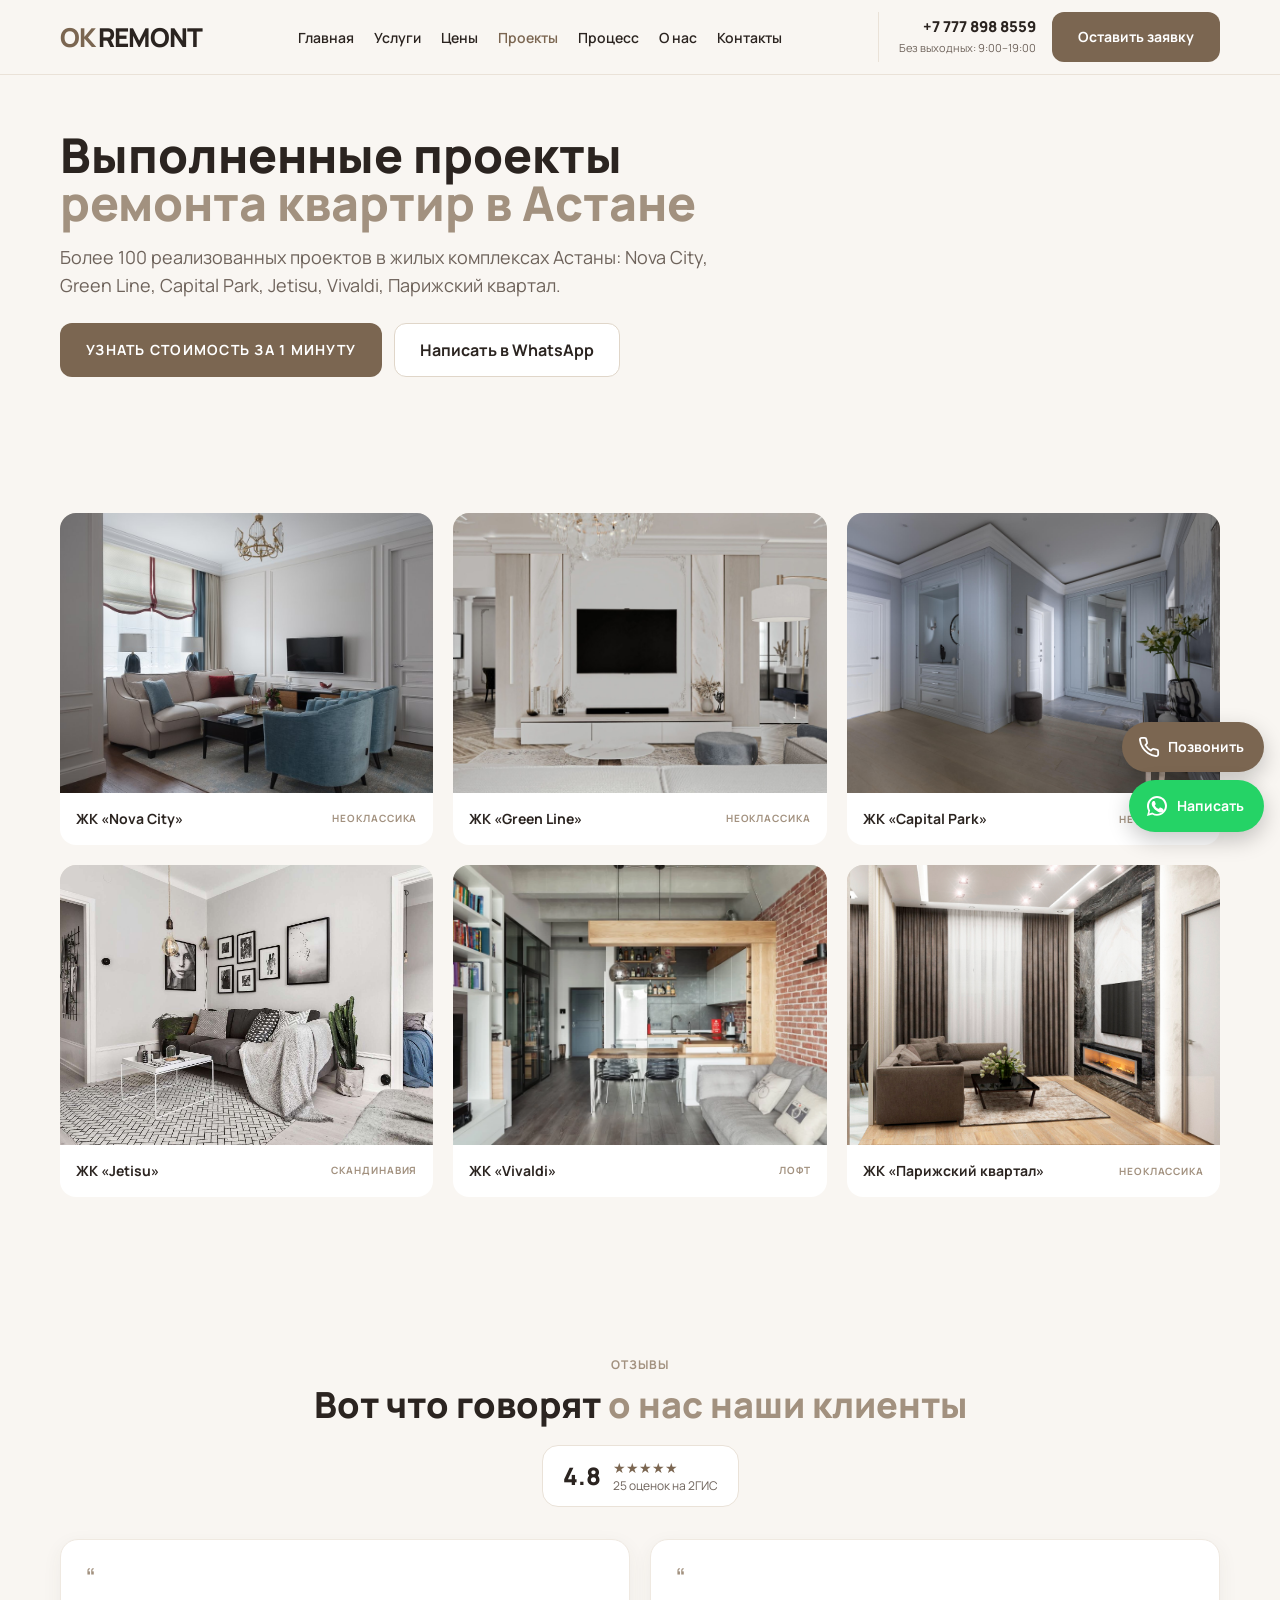
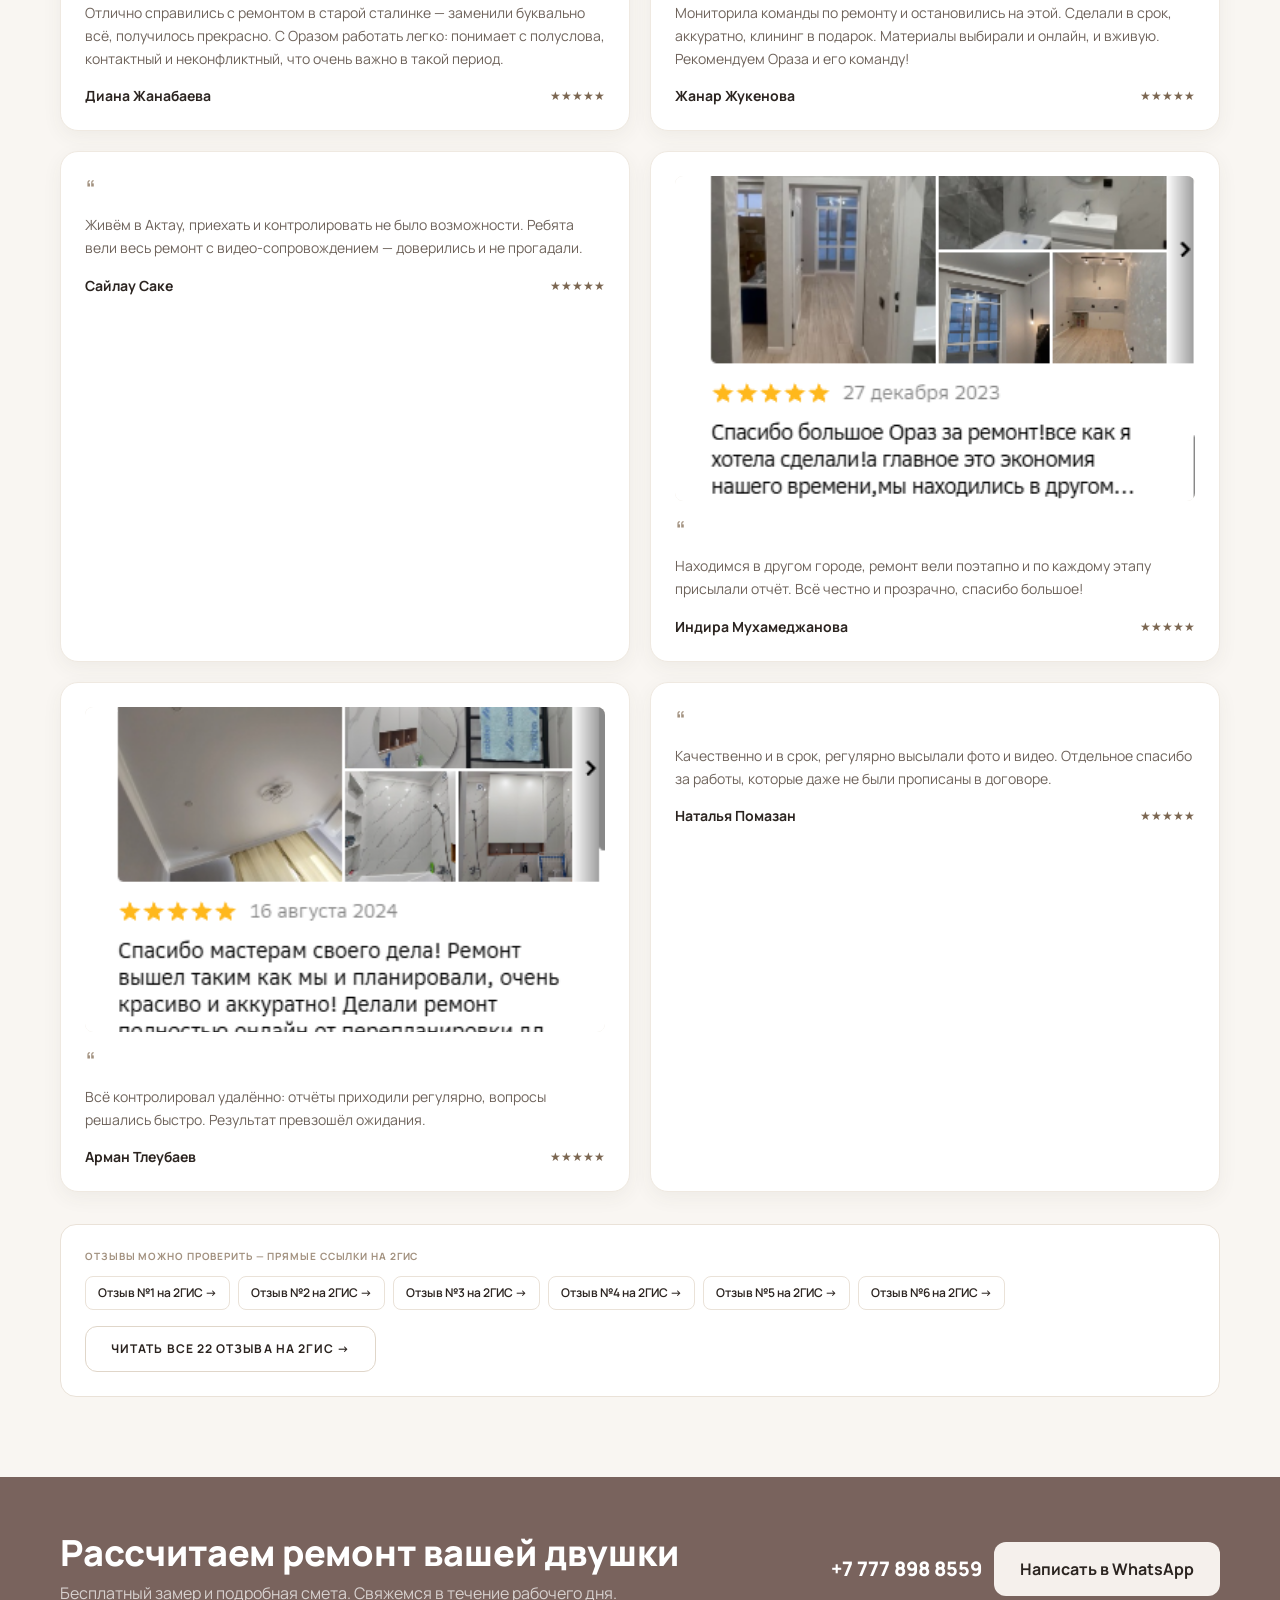
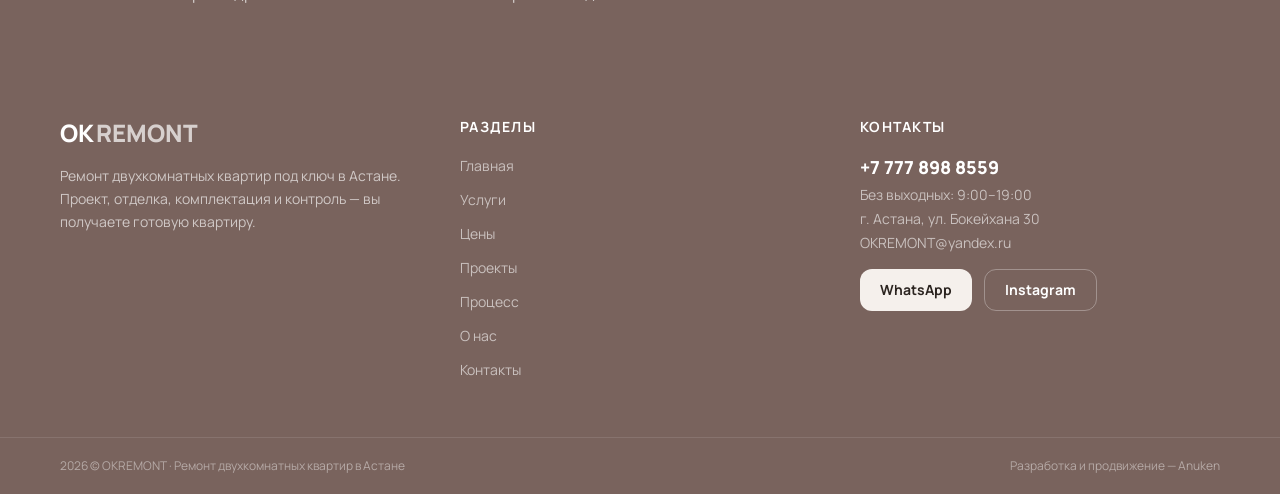
<file: portfolio.html>
<!DOCTYPE html>
<html lang="ru">
<head>
<!-- Google tag (gtag.js) -->
<script async src="https://www.googletagmanager.com/gtag/js?id=G-20V2XTFMRV"></script>
<script>
  window.dataLayer=window.dataLayer||[];function gtag(){dataLayer.push(arguments);}
  gtag('js',new Date());gtag('config','G-20V2XTFMRV');gtag('config','AW-18310963961');
</script>
<meta charset="UTF-8">
<meta name="viewport" content="width=device-width, initial-scale=1.0">
<title>Выполненные проекты — ремонт квартир в ЖК Астаны | OKREMONT</title>
<meta name="description" content="Портфолио OKREMONT: 100+ проектов ремонта квартир в ЖК Астаны — Nova City, Green Line, Capital Park, Jetisu, Vivaldi, Парижский квартал. Отзывы на 2ГИС 4.8.">
<meta name="keywords" content="ремонт двухкомнатной квартиры Астана, ремонт 2-комнатной квартиры под ключ, цена ремонта двушки Астана, ремонт квартир Астана, дизайн-проект квартиры, отделка квартир Астана, OKREMONT">
<meta property="og:type" content="website">
<meta property="og:title" content="Выполненные проекты — ремонт квартир в ЖК Астаны | OKREMONT">
<meta property="og:description" content="Портфолио OKREMONT: 100+ проектов ремонта квартир в ЖК Астаны — Nova City, Green Line, Capital Park, Jetisu, Vivaldi, Парижский квартал. Отзывы на 2ГИС 4.8.">
<meta property="og:image" content="images/og-banner.jpg">
<link rel="icon" type="image/png" href="images/favicon.png">
<link rel="preconnect" href="https://fonts.googleapis.com">
<link rel="preconnect" href="https://fonts.gstatic.com" crossorigin>
<link href="https://fonts.googleapis.com/css2?family=Manrope:wght@400;500;600;700;800&display=swap" rel="stylesheet">
<link rel="stylesheet" href="styles.css">
<style>
  html{scroll-behavior:smooth}
  body{font-family:'Manrope',sans-serif;color:#2B2420;background:#F9F6F2}
  .wrap{max-width:1200px;margin:0 auto;padding-left:20px;padding-right:20px}
  .up{text-transform:uppercase;letter-spacing:.09em}
  .btn{display:inline-flex;align-items:center;justify-content:center;gap:9px;background:#7B6651;color:#fff;font-weight:700;border-radius:12px;padding:15px 26px;transition:background .2s}
  .btn:hover{background:#6A5643}
  .btn-o{display:inline-flex;align-items:center;justify-content:center;gap:9px;border:1px solid #E0D6C9;color:#2B2420;font-weight:700;border-radius:12px;padding:14px 25px;transition:all .2s;background:#fff}
  .btn-o:hover{border-color:#7B6651;color:#7B6651}
  .btn-l{display:inline-flex;align-items:center;justify-content:center;gap:9px;background:#F5F0EC;color:#2B2420;font-weight:700;border-radius:12px;padding:15px 26px;transition:background .2s}
  .btn-l:hover{background:#fff}
  .btn-d{display:inline-flex;align-items:center;justify-content:center;gap:9px;background:#2B2420;color:#fff;font-weight:700;border-radius:12px;padding:15px 26px;transition:background .2s}
  .btn-d:hover{background:#000}
  .nav-a{font-weight:600;font-size:14px;color:#2B2420;transition:color .2s} .nav-a:hover{color:#7B6651} .nav-a.active{color:#7B6651}
  .card{background:#fff;border:1px solid #EFE9E1;border-radius:18px;box-shadow:0 6px 20px rgba(75,60,50,.06);transition:transform .2s,box-shadow .2s}
  .card:hover{box-shadow:0 14px 38px rgba(75,60,50,.12);transform:translateY(-3px)}
  .ph{position:relative;background:#EDE5D9;overflow:hidden}
  .ph .lbl{position:absolute;inset:0;display:flex;align-items:center;justify-content:center;color:#B3A791;font-size:12px;text-align:center;padding:10px;line-height:1.4}
  .ph img{position:relative;z-index:1;width:100%;height:100%;object-fit:cover;display:block}
  .icon-sq{width:52px;height:52px;border-radius:14px;background:#F5F0EC;display:flex;align-items:center;justify-content:center;color:#7B6651}
  input[type=text],input[type=tel]{border-radius:12px}
  #menu{transition:transform .25s ease}
  .fab{border-radius:9999px;display:flex;align-items:center;justify-content:center;box-shadow:0 8px 22px rgba(0,0,0,.22);transition:transform .2s,opacity .25s}
  .fab:hover{transform:scale(1.06)}
  .hscroll{scrollbar-width:thin;scrollbar-color:#fff5 transparent}
  .hscroll::-webkit-scrollbar{height:6px} .hscroll::-webkit-scrollbar-thumb{background:#ffffff88;border-radius:99px}
  .feat{position:relative;padding-left:22px} .feat::before{content:"—";position:absolute;left:0;color:#A2917F}
  input[type=range]{-webkit-appearance:none;appearance:none;height:6px;border-radius:99px;background:#EAE2D8;outline:none}
  input[type=range]::-webkit-slider-thumb{-webkit-appearance:none;appearance:none;width:26px;height:26px;border-radius:50%;background:#7B6651;cursor:pointer;box-shadow:0 2px 8px rgba(75,60,50,.35);border:3px solid #fff}
  input[type=range]::-moz-range-thumb{width:22px;height:22px;border-radius:50%;background:#7B6651;cursor:pointer;border:3px solid #fff}
  .pkgbtn.on{background:#2B2420;color:#fff;border-color:#2B2420}
  .faq-q{cursor:pointer} .faq-a{max-height:0;overflow:hidden;transition:max-height .3s ease}
  .faq-i.open .faq-a{max-height:360px} .faq-i.open .faq-x{transform:rotate(45deg)} .faq-x{transition:transform .25s}
</style>
<script type="application/ld+json">{"@context": "https://schema.org", "@type": "GeneralContractor", "@id": "https://okremont.kz/#business", "name": "OKREMONT", "description": "Ремонт двухкомнатных квартир под ключ в Астане", "url": "https://okremont.kz/", "telephone": "+77778988559", "email": "OKREMONT@yandex.ru", "image": "https://okremont.kz/images/og-banner.jpg", "priceRange": "₸₸", "address": {"@type": "PostalAddress", "streetAddress": "ул. Бокейхана 30", "addressLocality": "Астана", "addressCountry": "KZ"}, "areaServed": {"@type": "City", "name": "Астана"}, "openingHoursSpecification": {"@type": "OpeningHoursSpecification", "dayOfWeek": ["Monday", "Tuesday", "Wednesday", "Thursday", "Friday", "Saturday", "Sunday"], "opens": "09:00", "closes": "19:00"}, "founder": {"@type": "Person", "name": "Ораз Исин"}, "sameAs": ["https://instagram.com/okremont_ast"], "aggregateRating": {"@type": "AggregateRating", "ratingValue": "4.8", "reviewCount": "25", "bestRating": "5", "worstRating": "1"}}</script>
</head>
<body class="antialiased">
<header class="sticky top-0 z-50 bg-soft/95 backdrop-blur border-b border-line">
  <div class="wrap flex items-center justify-between h-[62px] md:h-[74px]">
    <a href="index.html" class="flex items-baseline gap-0.5 shrink-0 select-none" aria-label="OKREMONT">
  <span class="text-2xl md:text-[26px] font-extrabold tracking-tight text-accent leading-none">OK</span><span class="text-2xl md:text-[26px] font-extrabold tracking-tight text-ink leading-none">REMONT</span></a>
    <nav class="hidden lg:flex items-center gap-5"><a href="index.html" class="nav-a whitespace-nowrap">Главная</a><a href="uslugi.html" class="nav-a whitespace-nowrap">Услуги</a><a href="prices.html" class="nav-a whitespace-nowrap">Цены</a><a href="portfolio.html" class="nav-a active whitespace-nowrap">Проекты</a><a href="process.html" class="nav-a whitespace-nowrap">Процесс</a><a href="o-nas.html" class="nav-a whitespace-nowrap">О нас</a><a href="kontakty.html" class="nav-a whitespace-nowrap">Контакты</a></nav>
    <div class="hidden lg:flex items-center gap-4 pl-5 border-l border-line">
      <div class="text-right leading-tight"><a href="tel:+77778988559" class="block font-extrabold text-ink text-[15px]">+7 777 898 8559</a><span class="text-body text-[11px]">Без выходных: 9:00–19:00</span></div>
      <a href="https://wa.me/77778988559?text=%D0%97%D0%B4%D1%80%D0%B0%D0%B2%D1%81%D1%82%D0%B2%D1%83%D0%B9%D1%82%D0%B5%21%20%F0%9F%91%8B%20%D0%9F%D0%B8%D1%88%D1%83%20%D1%81%20%D1%81%D0%B0%D0%B9%D1%82%D0%B0%20OKREMONT.%0A%D0%98%D0%BD%D1%82%D0%B5%D1%80%D0%B5%D1%81%D1%83%D0%B5%D1%82%20%D1%80%D0%B5%D0%BC%D0%BE%D0%BD%D1%82%20%D0%B4%D0%B2%D1%83%D1%85%D0%BA%D0%BE%D0%BC%D0%BD%D0%B0%D1%82%D0%BD%D0%BE%D0%B9%20%D0%BA%D0%B2%D0%B0%D1%80%D1%82%D0%B8%D1%80%D1%8B%20%D0%BF%D0%BE%D0%B4%20%D0%BA%D0%BB%D1%8E%D1%87.%0A%D0%9F%D0%BE%D0%B4%D1%81%D0%BA%D0%B0%D0%B6%D0%B8%D1%82%D0%B5%2C%20%D0%BF%D0%BE%D0%B6%D0%B0%D0%BB%D1%83%D0%B9%D1%81%D1%82%D0%B0%2C%20%D0%BE%D1%80%D0%B8%D0%B5%D0%BD%D1%82%D0%B8%D1%80%D0%BE%D0%B2%D0%BE%D1%87%D0%BD%D1%83%D1%8E%20%D1%81%D1%82%D0%BE%D0%B8%D0%BC%D0%BE%D1%81%D1%82%D1%8C%20%D0%B8%20%D1%81%D1%80%D0%BE%D0%BA%D0%B8%3F" target="_blank" rel="noopener" class="btn text-sm">Оставить заявку</a>
    </div>
    <button id="burger" aria-label="Меню" class="lg:hidden p-2 -mr-2"><svg width="26" height="26" viewBox="0 0 24 24" fill="none" stroke="#2B2420" stroke-width="2" stroke-linecap="round"><path d="M3 6h18M3 12h18M3 18h18"/></svg></button>
  </div>
</header>
<div id="overlay" class="fixed inset-0 bg-black/40 z-50 hidden lg:hidden"></div>
<aside id="menu" class="fixed top-0 right-0 h-full w-[86%] max-w-[340px] bg-soft z-50 translate-x-full lg:hidden overflow-y-auto shadow-2xl">
  <div class="flex items-center justify-between h-[62px] px-5 border-b border-line"><a href="index.html" class="flex items-baseline gap-0.5 shrink-0 select-none" aria-label="OKREMONT">
  <span class="text-2xl md:text-[26px] font-extrabold tracking-tight text-accent leading-none">OK</span><span class="text-2xl md:text-[26px] font-extrabold tracking-tight text-ink leading-none">REMONT</span></a>
    <button id="close" aria-label="Закрыть" class="p-2 -mr-2"><svg width="26" height="26" viewBox="0 0 24 24" fill="none" stroke="#2B2420" stroke-width="2" stroke-linecap="round"><path d="M6 6l12 12M18 6L6 18"/></svg></button></div>
  <nav class="px-5 pb-6"><a href="index.html" class="mnav block py-3 border-b border-line text-base font-semibold text-ink">Главная</a><a href="uslugi.html" class="mnav block py-3 border-b border-line text-base font-semibold text-ink">Услуги</a><a href="prices.html" class="mnav block py-3 border-b border-line text-base font-semibold text-ink">Цены</a><a href="portfolio.html" class="mnav block py-3 border-b border-line text-base font-semibold text-ink">Проекты</a><a href="process.html" class="mnav block py-3 border-b border-line text-base font-semibold text-ink">Процесс</a><a href="o-nas.html" class="mnav block py-3 border-b border-line text-base font-semibold text-ink">О нас</a><a href="kontakty.html" class="mnav block py-3 border-b border-line text-base font-semibold text-ink">Контакты</a>
    <div class="mt-5 space-y-3"><a href="tel:+77778988559" class="block text-lg font-extrabold text-ink">+7 777 898 8559</a><span class="block text-body text-sm">Без выходных: 9:00–19:00</span>
      <a href="https://wa.me/77778988559?text=%D0%97%D0%B4%D1%80%D0%B0%D0%B2%D1%81%D1%82%D0%B2%D1%83%D0%B9%D1%82%D0%B5%21%20%F0%9F%91%8B%20%D0%9F%D0%B8%D1%88%D1%83%20%D1%81%20%D1%81%D0%B0%D0%B9%D1%82%D0%B0%20OKREMONT.%0A%D0%98%D0%BD%D1%82%D0%B5%D1%80%D0%B5%D1%81%D1%83%D0%B5%D1%82%20%D1%80%D0%B5%D0%BC%D0%BE%D0%BD%D1%82%20%D0%B4%D0%B2%D1%83%D1%85%D0%BA%D0%BE%D0%BC%D0%BD%D0%B0%D1%82%D0%BD%D0%BE%D0%B9%20%D0%BA%D0%B2%D0%B0%D1%80%D1%82%D0%B8%D1%80%D1%8B%20%D0%BF%D0%BE%D0%B4%20%D0%BA%D0%BB%D1%8E%D1%87.%0A%D0%9F%D0%BE%D0%B4%D1%81%D0%BA%D0%B0%D0%B6%D0%B8%D1%82%D0%B5%2C%20%D0%BF%D0%BE%D0%B6%D0%B0%D0%BB%D1%83%D0%B9%D1%81%D1%82%D0%B0%2C%20%D0%BE%D1%80%D0%B8%D0%B5%D0%BD%D1%82%D0%B8%D1%80%D0%BE%D0%B2%D0%BE%D1%87%D0%BD%D1%83%D1%8E%20%D1%81%D1%82%D0%BE%D0%B8%D0%BC%D0%BE%D1%81%D1%82%D1%8C%20%D0%B8%20%D1%81%D1%80%D0%BE%D0%BA%D0%B8%3F" target="_blank" rel="noopener" class="btn w-full">Написать в WhatsApp</a></div>
  </nav>
</aside><section class="bg-soft"><div class="wrap pt-9 md:pt-14 pb-9 md:pb-14">
      <h1 class="text-ink font-extrabold text-3xl md:text-5xl leading-tight max-w-3xl">Выполненные проекты <span class="text-taupe">ремонта квартир в Астане</span></h1>
      <p class="text-body text-base md:text-lg leading-relaxed mt-4 max-w-2xl">Более 100 реализованных проектов в жилых комплексах Астаны: Nova City, Green Line, Capital Park, Jetisu, Vivaldi, Парижский квартал.</p>
      <div class="mt-6 flex flex-col sm:flex-row gap-3"><a href="index.html#quiz" class="btn up text-sm">Узнать стоимость за 1 минуту</a><a href="https://wa.me/77778988559?text=%D0%97%D0%B4%D1%80%D0%B0%D0%B2%D1%81%D1%82%D0%B2%D1%83%D0%B9%D1%82%D0%B5%21%20%F0%9F%91%8B%20%D0%9F%D0%B8%D1%88%D1%83%20%D1%81%20%D1%81%D0%B0%D0%B9%D1%82%D0%B0%20OKREMONT.%0A%D0%98%D0%BD%D1%82%D0%B5%D1%80%D0%B5%D1%81%D1%83%D0%B5%D1%82%20%D1%80%D0%B5%D0%BC%D0%BE%D0%BD%D1%82%20%D0%B4%D0%B2%D1%83%D1%85%D0%BA%D0%BE%D0%BC%D0%BD%D0%B0%D1%82%D0%BD%D0%BE%D0%B9%20%D0%BA%D0%B2%D0%B0%D1%80%D1%82%D0%B8%D1%80%D1%8B%20%D0%BF%D0%BE%D0%B4%20%D0%BA%D0%BB%D1%8E%D1%87.%0A%D0%9F%D0%BE%D0%B4%D1%81%D0%BA%D0%B0%D0%B6%D0%B8%D1%82%D0%B5%2C%20%D0%BF%D0%BE%D0%B6%D0%B0%D0%BB%D1%83%D0%B9%D1%81%D1%82%D0%B0%2C%20%D0%BE%D1%80%D0%B8%D0%B5%D0%BD%D1%82%D0%B8%D1%80%D0%BE%D0%B2%D0%BE%D1%87%D0%BD%D1%83%D1%8E%20%D1%81%D1%82%D0%BE%D0%B8%D0%BC%D0%BE%D1%81%D1%82%D1%8C%20%D0%B8%20%D1%81%D1%80%D0%BE%D0%BA%D0%B8%3F" target="_blank" rel="noopener" class="btn-o">Написать в WhatsApp</a></div>
    </div></section><section class="bg-soft"><div class="wrap py-16 md:py-20"><div class="grid grid-cols-1 sm:grid-cols-2 lg:grid-cols-3 gap-5"><div class="bg-white rounded-2xl overflow-hidden shadow-soft"><div class="ph" style="aspect-ratio:4/3"><span class="lbl">portfolio-nova-city.webp</span><img src="images/portfolio-nova-city.webp" alt="Ремонт двухкомнатной квартиры в ЖК Nova City — Неоклассика" loading="lazy" onerror="this.remove()"></div><div class="p-4 flex items-center justify-between"><span class="font-bold text-ink text-sm">ЖК «Nova City»</span><span class="up text-taupe text-[10px] font-bold">Неоклассика</span></div></div><div class="bg-white rounded-2xl overflow-hidden shadow-soft"><div class="ph" style="aspect-ratio:4/3"><span class="lbl">portfolio-green-line.webp</span><img src="images/portfolio-green-line.webp" alt="Ремонт двухкомнатной квартиры в ЖК Green Line — Неоклассика" loading="lazy" onerror="this.remove()"></div><div class="p-4 flex items-center justify-between"><span class="font-bold text-ink text-sm">ЖК «Green Line»</span><span class="up text-taupe text-[10px] font-bold">Неоклассика</span></div></div><div class="bg-white rounded-2xl overflow-hidden shadow-soft"><div class="ph" style="aspect-ratio:4/3"><span class="lbl">portfolio-capital-park.webp</span><img src="images/portfolio-capital-park.webp" alt="Ремонт двухкомнатной квартиры в ЖК Capital Park — Неоклассика" loading="lazy" onerror="this.remove()"></div><div class="p-4 flex items-center justify-between"><span class="font-bold text-ink text-sm">ЖК «Capital Park»</span><span class="up text-taupe text-[10px] font-bold">Неоклассика</span></div></div><div class="bg-white rounded-2xl overflow-hidden shadow-soft"><div class="ph" style="aspect-ratio:4/3"><span class="lbl">portfolio-jetisu.webp</span><img src="images/portfolio-jetisu.webp" alt="Ремонт двухкомнатной квартиры в ЖК Jetisu — Скандинавия" loading="lazy" onerror="this.remove()"></div><div class="p-4 flex items-center justify-between"><span class="font-bold text-ink text-sm">ЖК «Jetisu»</span><span class="up text-taupe text-[10px] font-bold">Скандинавия</span></div></div><div class="bg-white rounded-2xl overflow-hidden shadow-soft"><div class="ph" style="aspect-ratio:4/3"><span class="lbl">portfolio-vivaldi.webp</span><img src="images/portfolio-vivaldi.webp" alt="Ремонт двухкомнатной квартиры в ЖК Vivaldi — Лофт" loading="lazy" onerror="this.remove()"></div><div class="p-4 flex items-center justify-between"><span class="font-bold text-ink text-sm">ЖК «Vivaldi»</span><span class="up text-taupe text-[10px] font-bold">Лофт</span></div></div><div class="bg-white rounded-2xl overflow-hidden shadow-soft"><div class="ph" style="aspect-ratio:4/3"><span class="lbl">portfolio-paris-quarter.webp</span><img src="images/portfolio-paris-quarter.webp" alt="Ремонт двухкомнатной квартиры в ЖК Парижский квартал — Неоклассика" loading="lazy" onerror="this.remove()"></div><div class="p-4 flex items-center justify-between"><span class="font-bold text-ink text-sm">ЖК «Парижский квартал»</span><span class="up text-taupe text-[10px] font-bold">Неоклассика</span></div></div></div></div></section>
<section id="reviews" class="bg-soft">
  <div class="wrap py-16 md:py-20">
    <div class="text-center mb-8">
      <p class="up text-taupe text-xs font-bold mb-3">Отзывы</p>
      <h2 class="text-ink font-extrabold text-2xl md:text-4xl leading-tight mb-5">Вот что говорят <span class="text-taupe">о нас наши клиенты</span></h2>
      <a href="https://2gis.kz/astana/firm/70000001080694650/tab/reviews" target="_blank" rel="noopener" class="inline-flex items-center gap-3 bg-white border border-line rounded-2xl px-5 py-3 shadow-softer hover:border-accent transition">
        <span class="text-2xl font-extrabold text-ink">4.8</span>
        <span class="text-left leading-tight"><span class="block text-accent text-sm">★★★★★</span><span class="block text-body text-xs">25 оценок на 2ГИС</span></span>
      </a>
    </div>
    <div class="grid grid-cols-1 md:grid-cols-2 gap-5"><div class="card p-6"><div class="text-taupe text-3xl leading-none mb-2">“</div>
      <p class="text-body text-sm leading-relaxed mb-4">Отлично справились с ремонтом в старой сталинке — заменили буквально всё, получилось прекрасно. С Оразом работать легко: понимает с полуслова, контактный и неконфликтный, что очень важно в такой период.</p>
      <div class="flex items-center justify-between"><div class="font-bold text-ink text-sm">Диана Жанабаева</div><div class="text-accent text-xs">★★★★★</div></div></div><div class="card p-6"><div class="text-taupe text-3xl leading-none mb-2">“</div>
      <p class="text-body text-sm leading-relaxed mb-4">Мониторила команды по ремонту и остановились на этой. Сделали в срок, аккуратно, клининг в подарок. Материалы выбирали и онлайн, и вживую. Рекомендуем Ораза и его команду!</p>
      <div class="flex items-center justify-between"><div class="font-bold text-ink text-sm">Жанар Жукенова</div><div class="text-accent text-xs">★★★★★</div></div></div><div class="card p-6"><div class="text-taupe text-3xl leading-none mb-2">“</div>
      <p class="text-body text-sm leading-relaxed mb-4">Живём в Актау, приехать и контролировать не было возможности. Ребята вели весь ремонт с видео-сопровождением — доверились и не прогадали.</p>
      <div class="flex items-center justify-between"><div class="font-bold text-ink text-sm">Сайлау Саке</div><div class="text-accent text-xs">★★★★★</div></div></div><div class="card p-6"><div class="ph rounded-lg mb-4" style="aspect-ratio:16/10"><span class="lbl">review-1.webp</span><img src="images/review-1.webp" alt="Результат ремонта — отзыв клиента" loading="lazy" onerror="this.remove()"></div><div class="text-taupe text-3xl leading-none mb-2">“</div>
      <p class="text-body text-sm leading-relaxed mb-4">Находимся в другом городе, ремонт вели поэтапно и по каждому этапу присылали отчёт. Всё честно и прозрачно, спасибо большое!</p>
      <div class="flex items-center justify-between"><div class="font-bold text-ink text-sm">Индира Мухамеджанова</div><div class="text-accent text-xs">★★★★★</div></div></div><div class="card p-6"><div class="ph rounded-lg mb-4" style="aspect-ratio:16/10"><span class="lbl">review-2.webp</span><img src="images/review-2.webp" alt="Результат ремонта — отзыв клиента" loading="lazy" onerror="this.remove()"></div><div class="text-taupe text-3xl leading-none mb-2">“</div>
      <p class="text-body text-sm leading-relaxed mb-4">Всё контролировал удалённо: отчёты приходили регулярно, вопросы решались быстро. Результат превзошёл ожидания.</p>
      <div class="flex items-center justify-between"><div class="font-bold text-ink text-sm">Арман Тлеубаев</div><div class="text-accent text-xs">★★★★★</div></div></div><div class="card p-6"><div class="text-taupe text-3xl leading-none mb-2">“</div>
      <p class="text-body text-sm leading-relaxed mb-4">Качественно и в срок, регулярно высылали фото и видео. Отдельное спасибо за работы, которые даже не были прописаны в договоре.</p>
      <div class="flex items-center justify-between"><div class="font-bold text-ink text-sm">Наталья Помазан</div><div class="text-accent text-xs">★★★★★</div></div></div></div>
    <div class="mt-8 bg-white border border-line rounded-2xl p-5 md:p-6">
      <p class="up text-taupe text-[10px] font-bold mb-3">Отзывы можно проверить — прямые ссылки на 2ГИС</p>
      <div class="flex flex-wrap gap-2 mb-4"><a href="https://2gis.kz/reviews/70000001080694650/review/155022542" target="_blank" rel="noopener" class="px-3 py-2 rounded-lg bg-white border border-line text-ink text-xs font-semibold hover:border-accent hover:text-accent transition whitespace-nowrap">Отзыв №1 на 2ГИС →</a><a href="https://2gis.kz/reviews/70000001080694650/review/139198253" target="_blank" rel="noopener" class="px-3 py-2 rounded-lg bg-white border border-line text-ink text-xs font-semibold hover:border-accent hover:text-accent transition whitespace-nowrap">Отзыв №2 на 2ГИС →</a><a href="https://2gis.kz/reviews/70000001080694650/review/112050370" target="_blank" rel="noopener" class="px-3 py-2 rounded-lg bg-white border border-line text-ink text-xs font-semibold hover:border-accent hover:text-accent transition whitespace-nowrap">Отзыв №3 на 2ГИС →</a><a href="https://2gis.kz/reviews/70000001080694650/review/83073068" target="_blank" rel="noopener" class="px-3 py-2 rounded-lg bg-white border border-line text-ink text-xs font-semibold hover:border-accent hover:text-accent transition whitespace-nowrap">Отзыв №4 на 2ГИС →</a><a href="https://2gis.kz/reviews/70000001080694650/review/75717889" target="_blank" rel="noopener" class="px-3 py-2 rounded-lg bg-white border border-line text-ink text-xs font-semibold hover:border-accent hover:text-accent transition whitespace-nowrap">Отзыв №5 на 2ГИС →</a><a href="https://2gis.kz/reviews/70000001080694650/review/68779832" target="_blank" rel="noopener" class="px-3 py-2 rounded-lg bg-white border border-line text-ink text-xs font-semibold hover:border-accent hover:text-accent transition whitespace-nowrap">Отзыв №6 на 2ГИС →</a></div>
      <a href="https://2gis.kz/astana/firm/70000001080694650/tab/reviews" target="_blank" rel="noopener" class="btn-o up text-xs">Читать все 22 отзыва на 2ГИС →</a>
    </div>
  </div>
</section>
<section class="bg-brand text-white"><div class="wrap py-12 md:py-14 flex flex-col md:flex-row items-center justify-between gap-6 text-center md:text-left">
    <div><h2 class="text-2xl md:text-4xl font-extrabold">Рассчитаем ремонт вашей двушки</h2>
      <p class="text-white/70 mt-2">Бесплатный замер и подробная смета. Свяжемся в течение рабочего дня.</p></div>
    <div class="flex flex-col sm:flex-row items-center gap-3 shrink-0"><a href="tel:+77778988559" class="text-white text-xl font-extrabold whitespace-nowrap">+7 777 898 8559</a>
      <a href="https://wa.me/77778988559?text=%D0%97%D0%B4%D1%80%D0%B0%D0%B2%D1%81%D1%82%D0%B2%D1%83%D0%B9%D1%82%D0%B5%21%20%F0%9F%91%8B%20%D0%9F%D0%B8%D1%88%D1%83%20%D1%81%20%D1%81%D0%B0%D0%B9%D1%82%D0%B0%20OKREMONT.%0A%D0%98%D0%BD%D1%82%D0%B5%D1%80%D0%B5%D1%81%D1%83%D0%B5%D1%82%20%D1%80%D0%B5%D0%BC%D0%BE%D0%BD%D1%82%20%D0%B4%D0%B2%D1%83%D1%85%D0%BA%D0%BE%D0%BC%D0%BD%D0%B0%D1%82%D0%BD%D0%BE%D0%B9%20%D0%BA%D0%B2%D0%B0%D1%80%D1%82%D0%B8%D1%80%D1%8B%20%D0%BF%D0%BE%D0%B4%20%D0%BA%D0%BB%D1%8E%D1%87.%0A%D0%9F%D0%BE%D0%B4%D1%81%D0%BA%D0%B0%D0%B6%D0%B8%D1%82%D0%B5%2C%20%D0%BF%D0%BE%D0%B6%D0%B0%D0%BB%D1%83%D0%B9%D1%81%D1%82%D0%B0%2C%20%D0%BE%D1%80%D0%B8%D0%B5%D0%BD%D1%82%D0%B8%D1%80%D0%BE%D0%B2%D0%BE%D1%87%D0%BD%D1%83%D1%8E%20%D1%81%D1%82%D0%BE%D0%B8%D0%BC%D0%BE%D1%81%D1%82%D1%8C%20%D0%B8%20%D1%81%D1%80%D0%BE%D0%BA%D0%B8%3F" target="_blank" rel="noopener" class="btn-l">Написать в WhatsApp</a></div></div></section>
<footer class="bg-brand text-white">
  <div class="wrap py-14 grid grid-cols-1 md:grid-cols-3 gap-10">
    <div><div class="flex items-baseline gap-0.5 mb-4"><span class="text-2xl font-extrabold text-white">OK</span><span class="text-2xl font-extrabold text-white/70">REMONT</span></div>
      <p class="text-white/65 text-sm leading-relaxed">Ремонт двухкомнатных квартир под ключ в Астане. Проект, отделка, комплектация и контроль — вы получаете готовую квартиру.</p></div>
    <div><div class="font-bold mb-4 text-sm up">Разделы</div><ul class="space-y-2.5"><li><a href="index.html" class="text-white/60 hover:text-white transition text-sm">Главная</a></li><li><a href="uslugi.html" class="text-white/60 hover:text-white transition text-sm">Услуги</a></li><li><a href="prices.html" class="text-white/60 hover:text-white transition text-sm">Цены</a></li><li><a href="portfolio.html" class="text-white/60 hover:text-white transition text-sm">Проекты</a></li><li><a href="process.html" class="text-white/60 hover:text-white transition text-sm">Процесс</a></li><li><a href="o-nas.html" class="text-white/60 hover:text-white transition text-sm">О нас</a></li><li><a href="kontakty.html" class="text-white/60 hover:text-white transition text-sm">Контакты</a></li></ul></div>
    <div><div class="font-bold mb-4 text-sm up">Контакты</div>
      <a href="tel:+77778988559" class="block text-white text-lg font-extrabold mb-1">+7 777 898 8559</a>
      <p class="text-white/60 text-sm mb-1">Без выходных: 9:00–19:00</p><p class="text-white/60 text-sm mb-1">г. Астана, ул. Бокейхана 30</p>
      <a href="mailto:OKREMONT@yandex.ru" class="block text-white/60 text-sm mb-4 hover:text-white transition">OKREMONT@yandex.ru</a>
      <div class="flex gap-3"><a href="https://wa.me/77778988559?text=%D0%97%D0%B4%D1%80%D0%B0%D0%B2%D1%81%D1%82%D0%B2%D1%83%D0%B9%D1%82%D0%B5%21%20%F0%9F%91%8B%20%D0%9F%D0%B8%D1%88%D1%83%20%D1%81%20%D1%81%D0%B0%D0%B9%D1%82%D0%B0%20OKREMONT.%0A%D0%A5%D0%BE%D1%87%D1%83%20%D1%83%D0%B7%D0%BD%D0%B0%D1%82%D1%8C%20%D0%BF%D0%BE%D0%B4%D1%80%D0%BE%D0%B1%D0%BD%D0%B5%D0%B5%20%D0%BE%20%D1%80%D0%B5%D0%BC%D0%BE%D0%BD%D1%82%D0%B5%20%D0%B4%D0%B2%D1%83%D1%85%D0%BA%D0%BE%D0%BC%D0%BD%D0%B0%D1%82%D0%BD%D0%BE%D0%B9%20%D0%BA%D0%B2%D0%B0%D1%80%D1%82%D0%B8%D1%80%D1%8B%20%D0%BF%D0%BE%D0%B4%20%D0%BA%D0%BB%D1%8E%D1%87." target="_blank" rel="noopener" class="btn-l text-sm !py-2.5 !px-5">WhatsApp</a>
        <a href="https://instagram.com/okremont_ast" target="_blank" rel="noopener" class="btn-o !bg-transparent !border-white/30 !text-white text-sm !py-2.5 !px-5 hover:!border-white">Instagram</a></div></div>
  </div>
  <div class="border-t border-white/10"><div class="wrap py-5 flex flex-col sm:flex-row items-center justify-between gap-3 text-white/45 text-xs">
    <span>2026 © OKREMONT · Ремонт двухкомнатных квартир в Астане</span>
    <a href="https://wa.me/77074534518" target="_blank" rel="noopener" class="hover:text-white/80 transition">Разработка и продвижение — Anuken</a></div></div>
</footer>
<div class="fixed z-40 right-4 bottom-4 flex flex-col items-end gap-2 print:hidden">
  <a href="tel:+77778988559" class="fab gap-2 pl-4 pr-5 py-3 md:py-3.5" style="background:#7B6651;color:#fff" aria-label="Позвонить"><svg width="22" height="22" viewBox="0 0 24 24" fill="none" stroke="#fff" stroke-width="2" stroke-linecap="round" stroke-linejoin="round"><path d="M22 16.92v3a2 2 0 0 1-2.18 2 19.79 19.79 0 0 1-8.63-3.07 19.5 19.5 0 0 1-6-6 19.79 19.79 0 0 1-3.07-8.67A2 2 0 0 1 4.11 2h3a2 2 0 0 1 2 1.72c.13.96.36 1.9.7 2.81a2 2 0 0 1-.45 2.11L8.09 9.91a16 16 0 0 0 6 6l1.27-1.27a2 2 0 0 1 2.11-.45c.91.34 1.85.57 2.81.7A2 2 0 0 1 22 16.92z"/></svg><span class="hidden sm:inline font-bold text-sm">Позвонить</span></a>
  <a href="https://wa.me/77778988559?text=%D0%97%D0%B4%D1%80%D0%B0%D0%B2%D1%81%D1%82%D0%B2%D1%83%D0%B9%D1%82%D0%B5%21%20%F0%9F%91%8B%20%D0%9F%D0%B8%D1%88%D1%83%20%D1%81%20%D1%81%D0%B0%D0%B9%D1%82%D0%B0%20OKREMONT.%0A%D0%98%D0%BD%D1%82%D0%B5%D1%80%D0%B5%D1%81%D1%83%D0%B5%D1%82%20%D1%80%D0%B5%D0%BC%D0%BE%D0%BD%D1%82%20%D0%B4%D0%B2%D1%83%D1%85%D0%BA%D0%BE%D0%BC%D0%BD%D0%B0%D1%82%D0%BD%D0%BE%D0%B9%20%D0%BA%D0%B2%D0%B0%D1%80%D1%82%D0%B8%D1%80%D1%8B%20%D0%BF%D0%BE%D0%B4%20%D0%BA%D0%BB%D1%8E%D1%87.%0A%D0%9F%D0%BE%D0%B4%D1%81%D0%BA%D0%B0%D0%B6%D0%B8%D1%82%D0%B5%2C%20%D0%BF%D0%BE%D0%B6%D0%B0%D0%BB%D1%83%D0%B9%D1%81%D1%82%D0%B0%2C%20%D0%BE%D1%80%D0%B8%D0%B5%D0%BD%D1%82%D0%B8%D1%80%D0%BE%D0%B2%D0%BE%D1%87%D0%BD%D1%83%D1%8E%20%D1%81%D1%82%D0%BE%D0%B8%D0%BC%D0%BE%D1%81%D1%82%D1%8C%20%D0%B8%20%D1%81%D1%80%D0%BE%D0%BA%D0%B8%3F" target="_blank" rel="noopener" class="fab gap-2 pl-4 pr-5 py-3 md:py-3.5" style="background:#25D366;color:#fff" aria-label="Написать в WhatsApp">
    <svg width="24" height="24" viewBox="0 0 24 24" fill="#fff"><path d="M17.5 14.4c-.3-.1-1.7-.8-1.9-.9-.3-.1-.5-.1-.7.1-.2.3-.7.9-.9 1.1-.2.2-.3.2-.6.1-1.5-.8-2.5-1.4-3.5-3.1-.3-.5.3-.4.8-1.4.1-.2 0-.4 0-.5 0-.1-.7-1.6-.9-2.2-.2-.6-.5-.5-.7-.5h-.6c-.2 0-.5.1-.8.4-.3.3-1 1-1 2.5s1.1 2.9 1.2 3.1c.1.2 2.1 3.3 5.2 4.6 1.9.8 2.7.9 3.6.8.6-.1 1.7-.7 2-1.4.2-.7.2-1.2.2-1.4-.1-.1-.3-.2-.6-.3z"/><path d="M12 2C6.5 2 2 6.5 2 12c0 1.8.5 3.4 1.3 4.9L2 22l5.3-1.4c1.4.8 3 1.2 4.7 1.2 5.5 0 10-4.5 10-10S17.5 2 12 2zm0 18c-1.5 0-3-.4-4.3-1.2l-.3-.2-3.1.8.8-3-.2-.3C4.4 15.4 4 13.7 4 12c0-4.4 3.6-8 8-8s8 3.6 8 8-3.6 8-8 8z"/></svg>
    <span class="hidden sm:inline font-bold text-sm">Написать</span></a>
  <button id="gotop" aria-label="Наверх" class="fab w-11 h-11 bg-ink text-white" style="opacity:0;pointer-events:none"><svg width="22" height="22" viewBox="0 0 24 24" fill="none" stroke="#fff" stroke-width="2.2" stroke-linecap="round" stroke-linejoin="round"><path d="M18 15l-6-6-6 6"/></svg></button>
</div>
<script>
(function(){
  var b=document.getElementById('burger'),m=document.getElementById('menu'),o=document.getElementById('overlay'),c=document.getElementById('close');
  function op(){m.style.transform='translateX(0)';o.classList.remove('hidden');document.body.style.overflow='hidden';}
  function cl(){m.style.transform='translateX(100%)';o.classList.add('hidden');document.body.style.overflow='';}
  if(b)b.addEventListener('click',op); if(c)c.addEventListener('click',cl); if(o)o.addEventListener('click',cl);
  document.querySelectorAll('.mnav').forEach(function(a){a.addEventListener('click',cl);});
  var gt=document.getElementById('gotop');
  if(gt)gt.addEventListener('click',function(){window.scrollTo({top:0,behavior:'smooth'});});
  function tg(){if(!gt)return; if(window.scrollY>320){gt.style.opacity='1';gt.style.pointerEvents='auto';}else{gt.style.opacity='0';gt.style.pointerEvents='none';}}
  window.addEventListener('scroll',tg,{passive:true}); tg();
  document.querySelectorAll('.faq-q').forEach(function(q){q.addEventListener('click',function(){q.parentElement.classList.toggle('open');});});
})();
// === Google Ads: конверсия — клик по WhatsApp или номеру телефона ===
function gtag_report_conversion(url){
  var callback=function(){ if(typeof(url)!='undefined'){window.location=url;} };
  gtag('event','conversion',{'send_to':'AW-18310963961/U4JrCIGaoc4cEPnFrJtE','value':1.0,'currency':'USD','event_callback':callback});
  return false;
}
(function(){
  function fire(){ gtag('event','conversion',{'send_to':'AW-18310963961/U4JrCIGaoc4cEPnFrJtE','value':1.0,'currency':'USD'}); }
  document.addEventListener('click',function(e){
    var a=e.target.closest?e.target.closest('a[href^="tel:"], a[href^="https://wa.me"]'):null; if(a)fire();
  },true);
  var _open=window.open;
  window.open=function(u){ try{ if(typeof u==='string'&&u.indexOf('wa.me')>-1)fire(); }catch(e){} return _open.apply(window,arguments); };
})();
</script>
</body>
</html>
</file>
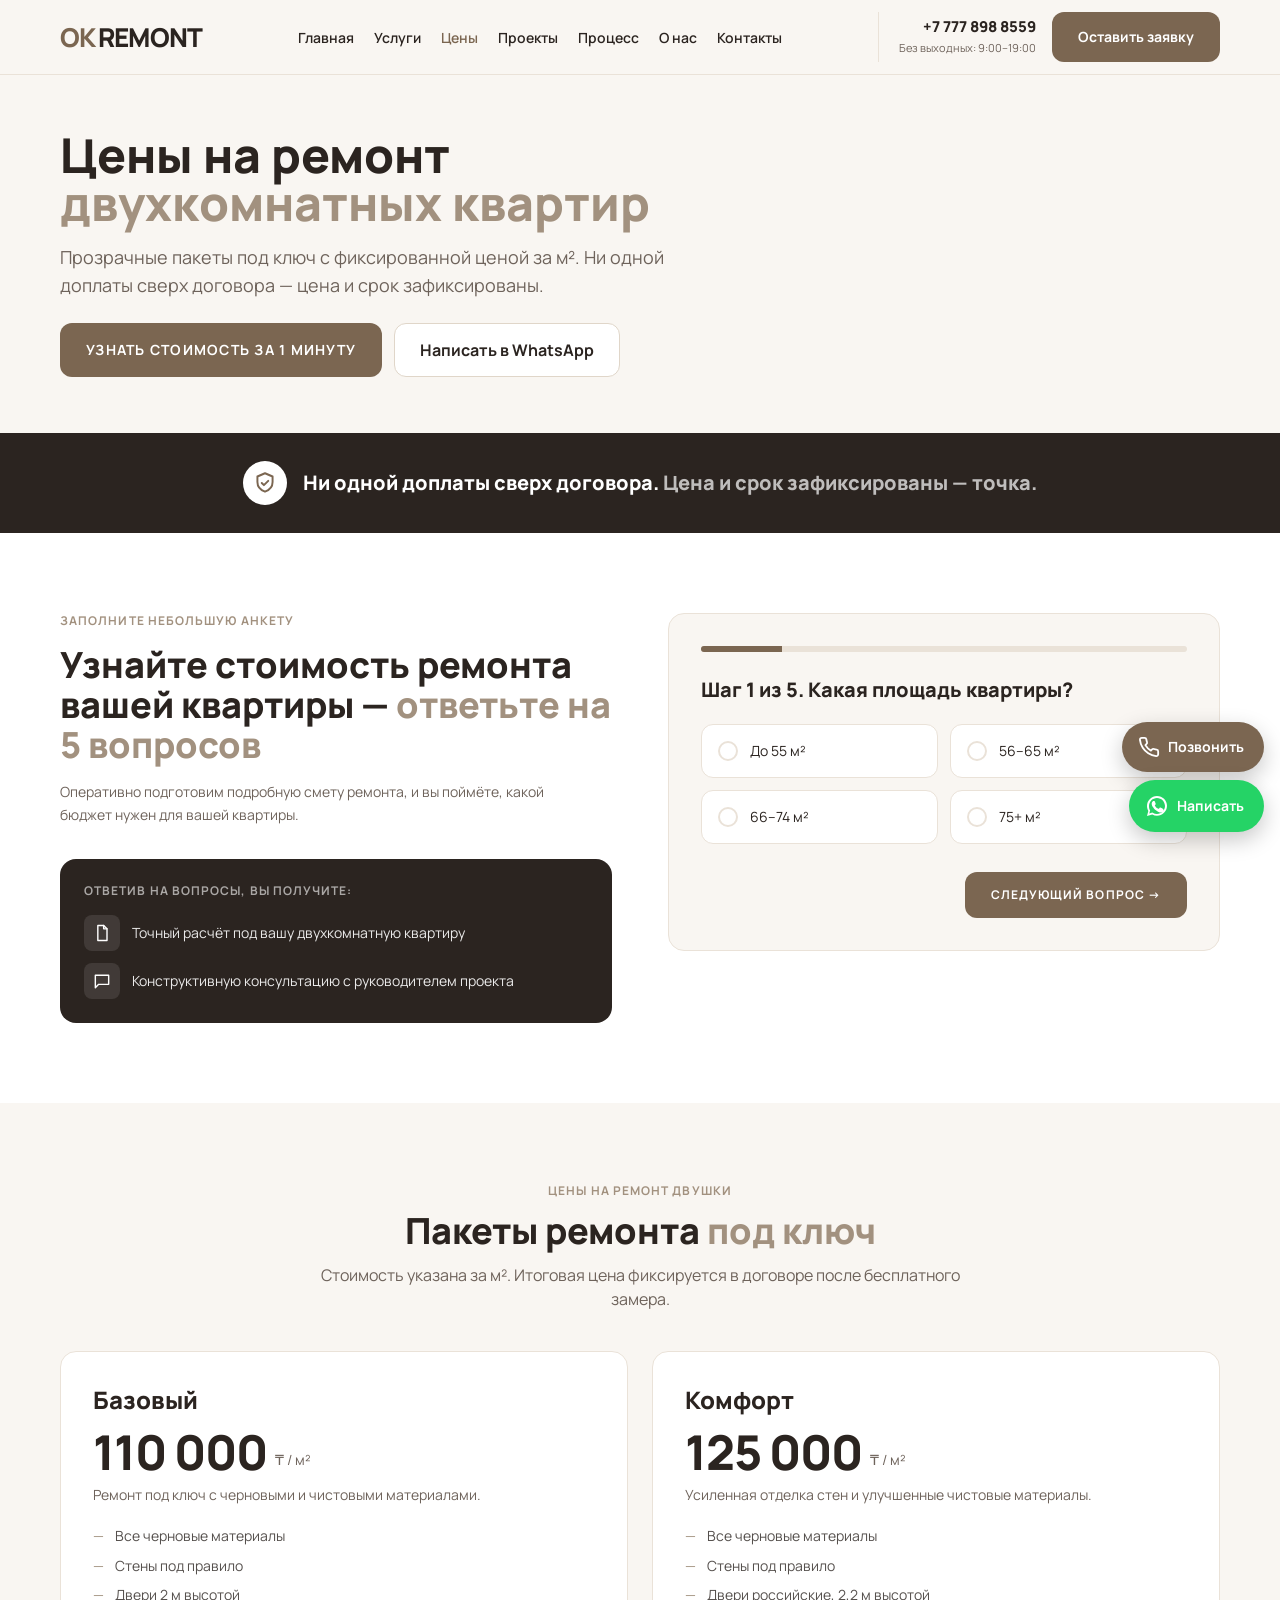
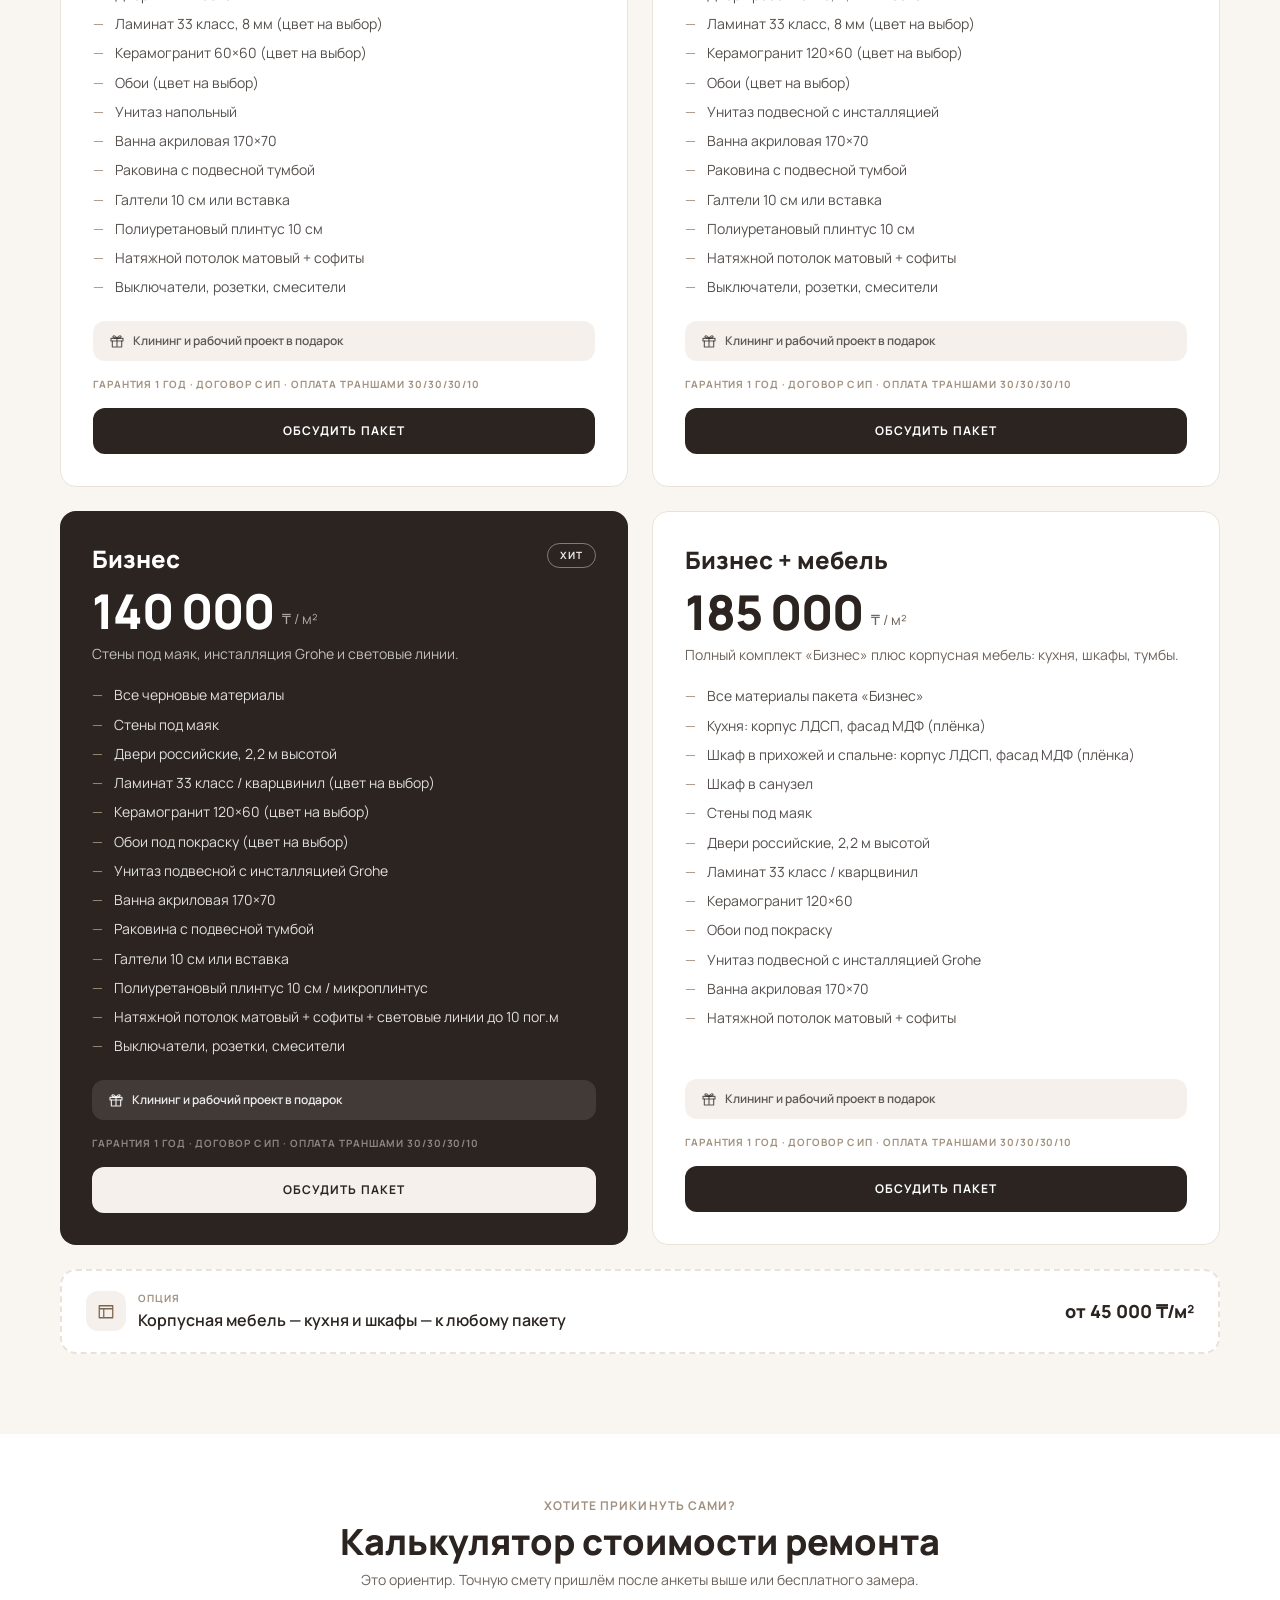
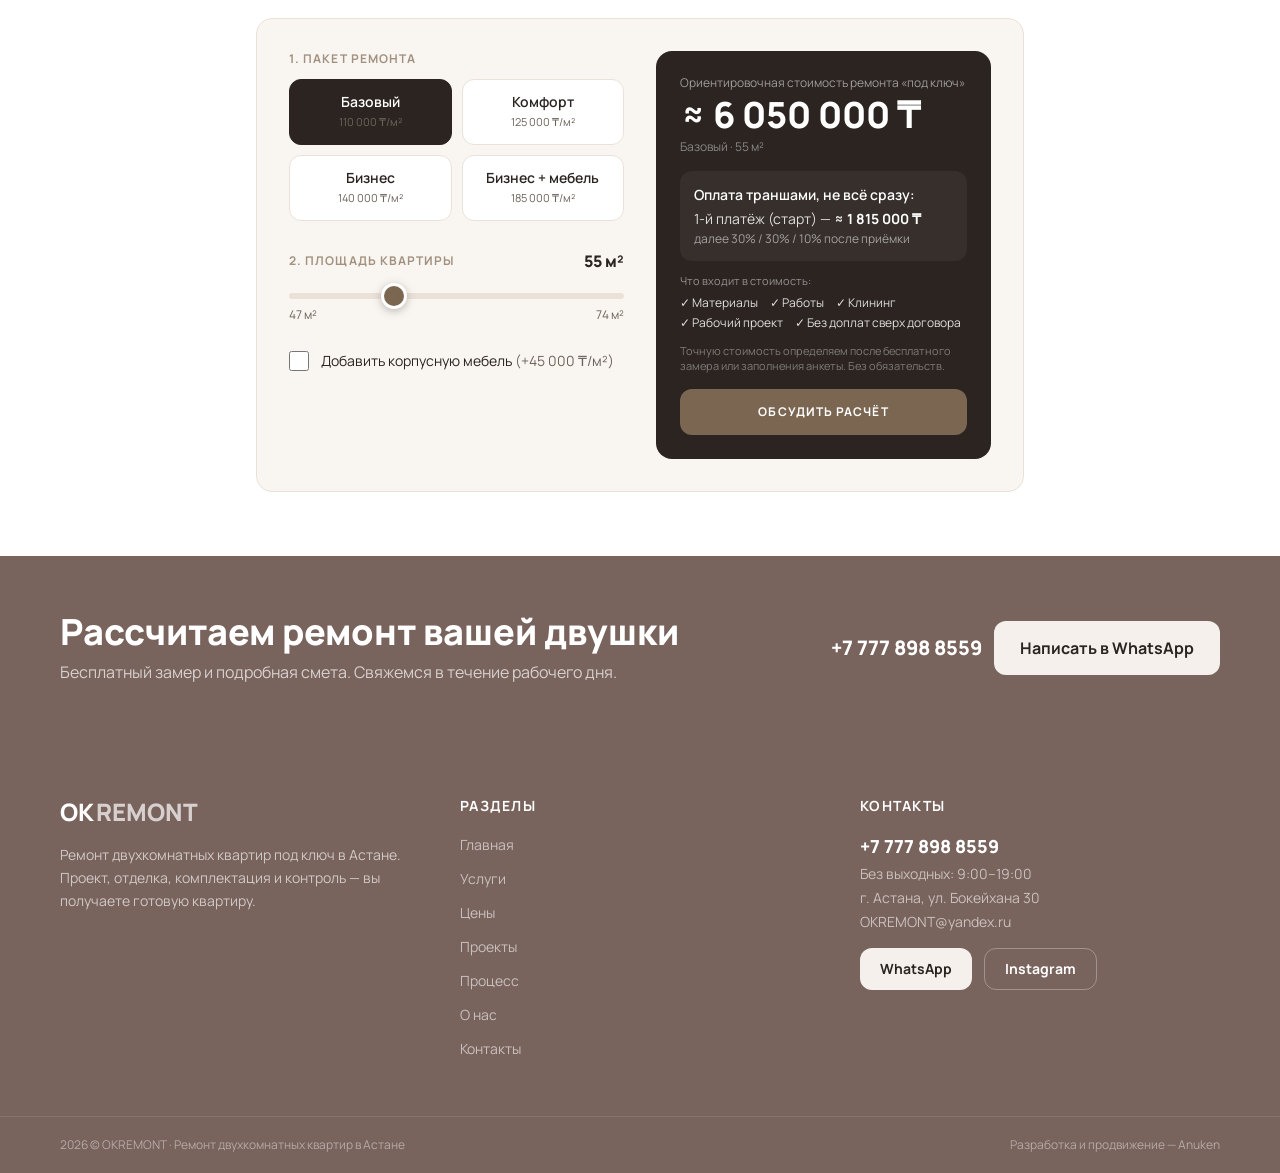
<file: prices.html>
<!DOCTYPE html>
<html lang="ru">
<head>
<!-- Google tag (gtag.js) -->
<script async src="https://www.googletagmanager.com/gtag/js?id=G-20V2XTFMRV"></script>
<script>
  window.dataLayer=window.dataLayer||[];function gtag(){dataLayer.push(arguments);}
  gtag('js',new Date());gtag('config','G-20V2XTFMRV');gtag('config','AW-18310963961');
</script>
<meta charset="UTF-8">
<meta name="viewport" content="width=device-width, initial-scale=1.0">
<title>Цены на ремонт двухкомнатной квартиры в Астане — от 110 000 ₸/м² | OKREMONT</title>
<meta name="description" content="Цены на ремонт 2-комнатной квартиры под ключ в Астане: Базовый 110 000, Комфорт 125 000, Бизнес 140 000, Бизнес+мебель 185 000 ₸/м². Калькулятор 47–74 м².">
<meta name="keywords" content="ремонт двухкомнатной квартиры Астана, ремонт 2-комнатной квартиры под ключ, цена ремонта двушки Астана, ремонт квартир Астана, дизайн-проект квартиры, отделка квартир Астана, OKREMONT">
<meta property="og:type" content="website">
<meta property="og:title" content="Цены на ремонт двухкомнатной квартиры в Астане — от 110 000 ₸/м² | OKREMONT">
<meta property="og:description" content="Цены на ремонт 2-комнатной квартиры под ключ в Астане: Базовый 110 000, Комфорт 125 000, Бизнес 140 000, Бизнес+мебель 185 000 ₸/м². Калькулятор 47–74 м².">
<meta property="og:image" content="images/og-banner.jpg">
<link rel="icon" type="image/png" href="images/favicon.png">
<link rel="preconnect" href="https://fonts.googleapis.com">
<link rel="preconnect" href="https://fonts.gstatic.com" crossorigin>
<link href="https://fonts.googleapis.com/css2?family=Manrope:wght@400;500;600;700;800&display=swap" rel="stylesheet">
<link rel="stylesheet" href="styles.css">
<style>
  html{scroll-behavior:smooth}
  body{font-family:'Manrope',sans-serif;color:#2B2420;background:#F9F6F2}
  .wrap{max-width:1200px;margin:0 auto;padding-left:20px;padding-right:20px}
  .up{text-transform:uppercase;letter-spacing:.09em}
  .btn{display:inline-flex;align-items:center;justify-content:center;gap:9px;background:#7B6651;color:#fff;font-weight:700;border-radius:12px;padding:15px 26px;transition:background .2s}
  .btn:hover{background:#6A5643}
  .btn-o{display:inline-flex;align-items:center;justify-content:center;gap:9px;border:1px solid #E0D6C9;color:#2B2420;font-weight:700;border-radius:12px;padding:14px 25px;transition:all .2s;background:#fff}
  .btn-o:hover{border-color:#7B6651;color:#7B6651}
  .btn-l{display:inline-flex;align-items:center;justify-content:center;gap:9px;background:#F5F0EC;color:#2B2420;font-weight:700;border-radius:12px;padding:15px 26px;transition:background .2s}
  .btn-l:hover{background:#fff}
  .btn-d{display:inline-flex;align-items:center;justify-content:center;gap:9px;background:#2B2420;color:#fff;font-weight:700;border-radius:12px;padding:15px 26px;transition:background .2s}
  .btn-d:hover{background:#000}
  .nav-a{font-weight:600;font-size:14px;color:#2B2420;transition:color .2s} .nav-a:hover{color:#7B6651} .nav-a.active{color:#7B6651}
  .card{background:#fff;border:1px solid #EFE9E1;border-radius:18px;box-shadow:0 6px 20px rgba(75,60,50,.06);transition:transform .2s,box-shadow .2s}
  .card:hover{box-shadow:0 14px 38px rgba(75,60,50,.12);transform:translateY(-3px)}
  .ph{position:relative;background:#EDE5D9;overflow:hidden}
  .ph .lbl{position:absolute;inset:0;display:flex;align-items:center;justify-content:center;color:#B3A791;font-size:12px;text-align:center;padding:10px;line-height:1.4}
  .ph img{position:relative;z-index:1;width:100%;height:100%;object-fit:cover;display:block}
  .icon-sq{width:52px;height:52px;border-radius:14px;background:#F5F0EC;display:flex;align-items:center;justify-content:center;color:#7B6651}
  input[type=text],input[type=tel]{border-radius:12px}
  #menu{transition:transform .25s ease}
  .fab{border-radius:9999px;display:flex;align-items:center;justify-content:center;box-shadow:0 8px 22px rgba(0,0,0,.22);transition:transform .2s,opacity .25s}
  .fab:hover{transform:scale(1.06)}
  .hscroll{scrollbar-width:thin;scrollbar-color:#fff5 transparent}
  .hscroll::-webkit-scrollbar{height:6px} .hscroll::-webkit-scrollbar-thumb{background:#ffffff88;border-radius:99px}
  .feat{position:relative;padding-left:22px} .feat::before{content:"—";position:absolute;left:0;color:#A2917F}
  input[type=range]{-webkit-appearance:none;appearance:none;height:6px;border-radius:99px;background:#EAE2D8;outline:none}
  input[type=range]::-webkit-slider-thumb{-webkit-appearance:none;appearance:none;width:26px;height:26px;border-radius:50%;background:#7B6651;cursor:pointer;box-shadow:0 2px 8px rgba(75,60,50,.35);border:3px solid #fff}
  input[type=range]::-moz-range-thumb{width:22px;height:22px;border-radius:50%;background:#7B6651;cursor:pointer;border:3px solid #fff}
  .pkgbtn.on{background:#2B2420;color:#fff;border-color:#2B2420}
  .faq-q{cursor:pointer} .faq-a{max-height:0;overflow:hidden;transition:max-height .3s ease}
  .faq-i.open .faq-a{max-height:360px} .faq-i.open .faq-x{transform:rotate(45deg)} .faq-x{transition:transform .25s}
</style>
<script type="application/ld+json">{"@context": "https://schema.org", "@type": "GeneralContractor", "@id": "https://okremont.kz/#business", "name": "OKREMONT", "description": "Ремонт двухкомнатных квартир под ключ в Астане", "url": "https://okremont.kz/", "telephone": "+77778988559", "email": "OKREMONT@yandex.ru", "image": "https://okremont.kz/images/og-banner.jpg", "priceRange": "₸₸", "address": {"@type": "PostalAddress", "streetAddress": "ул. Бокейхана 30", "addressLocality": "Астана", "addressCountry": "KZ"}, "areaServed": {"@type": "City", "name": "Астана"}, "openingHoursSpecification": {"@type": "OpeningHoursSpecification", "dayOfWeek": ["Monday", "Tuesday", "Wednesday", "Thursday", "Friday", "Saturday", "Sunday"], "opens": "09:00", "closes": "19:00"}, "founder": {"@type": "Person", "name": "Ораз Исин"}, "sameAs": ["https://instagram.com/okremont_ast"], "aggregateRating": {"@type": "AggregateRating", "ratingValue": "4.8", "reviewCount": "25", "bestRating": "5", "worstRating": "1"}}</script>
</head>
<body class="antialiased">
<header class="sticky top-0 z-50 bg-soft/95 backdrop-blur border-b border-line">
  <div class="wrap flex items-center justify-between h-[62px] md:h-[74px]">
    <a href="index.html" class="flex items-baseline gap-0.5 shrink-0 select-none" aria-label="OKREMONT">
  <span class="text-2xl md:text-[26px] font-extrabold tracking-tight text-accent leading-none">OK</span><span class="text-2xl md:text-[26px] font-extrabold tracking-tight text-ink leading-none">REMONT</span></a>
    <nav class="hidden lg:flex items-center gap-5"><a href="index.html" class="nav-a whitespace-nowrap">Главная</a><a href="uslugi.html" class="nav-a whitespace-nowrap">Услуги</a><a href="prices.html" class="nav-a active whitespace-nowrap">Цены</a><a href="portfolio.html" class="nav-a whitespace-nowrap">Проекты</a><a href="process.html" class="nav-a whitespace-nowrap">Процесс</a><a href="o-nas.html" class="nav-a whitespace-nowrap">О нас</a><a href="kontakty.html" class="nav-a whitespace-nowrap">Контакты</a></nav>
    <div class="hidden lg:flex items-center gap-4 pl-5 border-l border-line">
      <div class="text-right leading-tight"><a href="tel:+77778988559" class="block font-extrabold text-ink text-[15px]">+7 777 898 8559</a><span class="text-body text-[11px]">Без выходных: 9:00–19:00</span></div>
      <a href="https://wa.me/77778988559?text=%D0%97%D0%B4%D1%80%D0%B0%D0%B2%D1%81%D1%82%D0%B2%D1%83%D0%B9%D1%82%D0%B5%21%20%F0%9F%91%8B%20%D0%9F%D0%B8%D1%88%D1%83%20%D1%81%20%D1%81%D0%B0%D0%B9%D1%82%D0%B0%20OKREMONT.%0A%D0%98%D0%BD%D1%82%D0%B5%D1%80%D0%B5%D1%81%D1%83%D0%B5%D1%82%20%D1%80%D0%B5%D0%BC%D0%BE%D0%BD%D1%82%20%D0%B4%D0%B2%D1%83%D1%85%D0%BA%D0%BE%D0%BC%D0%BD%D0%B0%D1%82%D0%BD%D0%BE%D0%B9%20%D0%BA%D0%B2%D0%B0%D1%80%D1%82%D0%B8%D1%80%D1%8B%20%D0%BF%D0%BE%D0%B4%20%D0%BA%D0%BB%D1%8E%D1%87.%0A%D0%9F%D0%BE%D0%B4%D1%81%D0%BA%D0%B0%D0%B6%D0%B8%D1%82%D0%B5%2C%20%D0%BF%D0%BE%D0%B6%D0%B0%D0%BB%D1%83%D0%B9%D1%81%D1%82%D0%B0%2C%20%D0%BE%D1%80%D0%B8%D0%B5%D0%BD%D1%82%D0%B8%D1%80%D0%BE%D0%B2%D0%BE%D1%87%D0%BD%D1%83%D1%8E%20%D1%81%D1%82%D0%BE%D0%B8%D0%BC%D0%BE%D1%81%D1%82%D1%8C%20%D0%B8%20%D1%81%D1%80%D0%BE%D0%BA%D0%B8%3F" target="_blank" rel="noopener" class="btn text-sm">Оставить заявку</a>
    </div>
    <button id="burger" aria-label="Меню" class="lg:hidden p-2 -mr-2"><svg width="26" height="26" viewBox="0 0 24 24" fill="none" stroke="#2B2420" stroke-width="2" stroke-linecap="round"><path d="M3 6h18M3 12h18M3 18h18"/></svg></button>
  </div>
</header>
<div id="overlay" class="fixed inset-0 bg-black/40 z-50 hidden lg:hidden"></div>
<aside id="menu" class="fixed top-0 right-0 h-full w-[86%] max-w-[340px] bg-soft z-50 translate-x-full lg:hidden overflow-y-auto shadow-2xl">
  <div class="flex items-center justify-between h-[62px] px-5 border-b border-line"><a href="index.html" class="flex items-baseline gap-0.5 shrink-0 select-none" aria-label="OKREMONT">
  <span class="text-2xl md:text-[26px] font-extrabold tracking-tight text-accent leading-none">OK</span><span class="text-2xl md:text-[26px] font-extrabold tracking-tight text-ink leading-none">REMONT</span></a>
    <button id="close" aria-label="Закрыть" class="p-2 -mr-2"><svg width="26" height="26" viewBox="0 0 24 24" fill="none" stroke="#2B2420" stroke-width="2" stroke-linecap="round"><path d="M6 6l12 12M18 6L6 18"/></svg></button></div>
  <nav class="px-5 pb-6"><a href="index.html" class="mnav block py-3 border-b border-line text-base font-semibold text-ink">Главная</a><a href="uslugi.html" class="mnav block py-3 border-b border-line text-base font-semibold text-ink">Услуги</a><a href="prices.html" class="mnav block py-3 border-b border-line text-base font-semibold text-ink">Цены</a><a href="portfolio.html" class="mnav block py-3 border-b border-line text-base font-semibold text-ink">Проекты</a><a href="process.html" class="mnav block py-3 border-b border-line text-base font-semibold text-ink">Процесс</a><a href="o-nas.html" class="mnav block py-3 border-b border-line text-base font-semibold text-ink">О нас</a><a href="kontakty.html" class="mnav block py-3 border-b border-line text-base font-semibold text-ink">Контакты</a>
    <div class="mt-5 space-y-3"><a href="tel:+77778988559" class="block text-lg font-extrabold text-ink">+7 777 898 8559</a><span class="block text-body text-sm">Без выходных: 9:00–19:00</span>
      <a href="https://wa.me/77778988559?text=%D0%97%D0%B4%D1%80%D0%B0%D0%B2%D1%81%D1%82%D0%B2%D1%83%D0%B9%D1%82%D0%B5%21%20%F0%9F%91%8B%20%D0%9F%D0%B8%D1%88%D1%83%20%D1%81%20%D1%81%D0%B0%D0%B9%D1%82%D0%B0%20OKREMONT.%0A%D0%98%D0%BD%D1%82%D0%B5%D1%80%D0%B5%D1%81%D1%83%D0%B5%D1%82%20%D1%80%D0%B5%D0%BC%D0%BE%D0%BD%D1%82%20%D0%B4%D0%B2%D1%83%D1%85%D0%BA%D0%BE%D0%BC%D0%BD%D0%B0%D1%82%D0%BD%D0%BE%D0%B9%20%D0%BA%D0%B2%D0%B0%D1%80%D1%82%D0%B8%D1%80%D1%8B%20%D0%BF%D0%BE%D0%B4%20%D0%BA%D0%BB%D1%8E%D1%87.%0A%D0%9F%D0%BE%D0%B4%D1%81%D0%BA%D0%B0%D0%B6%D0%B8%D1%82%D0%B5%2C%20%D0%BF%D0%BE%D0%B6%D0%B0%D0%BB%D1%83%D0%B9%D1%81%D1%82%D0%B0%2C%20%D0%BE%D1%80%D0%B8%D0%B5%D0%BD%D1%82%D0%B8%D1%80%D0%BE%D0%B2%D0%BE%D1%87%D0%BD%D1%83%D1%8E%20%D1%81%D1%82%D0%BE%D0%B8%D0%BC%D0%BE%D1%81%D1%82%D1%8C%20%D0%B8%20%D1%81%D1%80%D0%BE%D0%BA%D0%B8%3F" target="_blank" rel="noopener" class="btn w-full">Написать в WhatsApp</a></div>
  </nav>
</aside><section class="bg-soft"><div class="wrap pt-9 md:pt-14 pb-9 md:pb-14">
      <h1 class="text-ink font-extrabold text-3xl md:text-5xl leading-tight max-w-3xl">Цены на ремонт <span class="text-taupe">двухкомнатных квартир</span></h1>
      <p class="text-body text-base md:text-lg leading-relaxed mt-4 max-w-2xl">Прозрачные пакеты под ключ с фиксированной ценой за м². Ни одной доплаты сверх договора — цена и срок зафиксированы.</p>
      <div class="mt-6 flex flex-col sm:flex-row gap-3"><a href="index.html#quiz" class="btn up text-sm">Узнать стоимость за 1 минуту</a><a href="https://wa.me/77778988559?text=%D0%97%D0%B4%D1%80%D0%B0%D0%B2%D1%81%D1%82%D0%B2%D1%83%D0%B9%D1%82%D0%B5%21%20%F0%9F%91%8B%20%D0%9F%D0%B8%D1%88%D1%83%20%D1%81%20%D1%81%D0%B0%D0%B9%D1%82%D0%B0%20OKREMONT.%0A%D0%98%D0%BD%D1%82%D0%B5%D1%80%D0%B5%D1%81%D1%83%D0%B5%D1%82%20%D1%80%D0%B5%D0%BC%D0%BE%D0%BD%D1%82%20%D0%B4%D0%B2%D1%83%D1%85%D0%BA%D0%BE%D0%BC%D0%BD%D0%B0%D1%82%D0%BD%D0%BE%D0%B9%20%D0%BA%D0%B2%D0%B0%D1%80%D1%82%D0%B8%D1%80%D1%8B%20%D0%BF%D0%BE%D0%B4%20%D0%BA%D0%BB%D1%8E%D1%87.%0A%D0%9F%D0%BE%D0%B4%D1%81%D0%BA%D0%B0%D0%B6%D0%B8%D1%82%D0%B5%2C%20%D0%BF%D0%BE%D0%B6%D0%B0%D0%BB%D1%83%D0%B9%D1%81%D1%82%D0%B0%2C%20%D0%BE%D1%80%D0%B8%D0%B5%D0%BD%D1%82%D0%B8%D1%80%D0%BE%D0%B2%D0%BE%D1%87%D0%BD%D1%83%D1%8E%20%D1%81%D1%82%D0%BE%D0%B8%D0%BC%D0%BE%D1%81%D1%82%D1%8C%20%D0%B8%20%D1%81%D1%80%D0%BE%D0%BA%D0%B8%3F" target="_blank" rel="noopener" class="btn-o">Написать в WhatsApp</a></div>
    </div></section>
<section class="bg-ink text-white"><div class="wrap py-6 md:py-7 flex items-center justify-center gap-4 text-center">
  <span class="shrink-0 w-11 h-11 rounded-full bg-white flex items-center justify-center"><svg width="26" height="26" viewBox="0 0 24 24" fill="none" stroke="#7B6651" stroke-width="1.8" stroke-linecap="round" stroke-linejoin="round"><path d="M12 3l7 3v5c0 4.5-3 7.5-7 9-4-1.5-7-4.5-7-9V6z"/><path d="M9 12l2 2 4-4"/></svg></span>
  <p class="text-base md:text-xl font-extrabold leading-tight">Ни одной доплаты сверх договора. <span class="text-white/70">Цена и срок зафиксированы — точка.</span></p>
</div></section>
<section id="quiz" class="bg-white"><div class="wrap py-16 md:py-20">
  <div class="grid grid-cols-1 lg:grid-cols-2 gap-10 lg:gap-14 items-start">
    <div><p class="up text-taupe text-xs font-bold mb-4">Заполните небольшую анкету</p>
      <h2 class="text-ink font-extrabold text-2xl md:text-4xl leading-tight mb-4">Узнайте стоимость ремонта вашей квартиры — <span class="text-taupe">ответьте на 5 вопросов</span></h2>
      <p class="text-body text-sm leading-relaxed mb-8 max-w-lg">Оперативно подготовим подробную смету ремонта, и вы поймёте, какой бюджет нужен для вашей квартиры.</p>
      
      <div class="bg-ink text-white rounded-2xl p-6"><p class="up text-white/60 text-xs font-bold mb-4">Ответив на вопросы, вы получите:</p>
        <div class="flex items-center gap-3 mb-3"><span class="w-9 h-9 rounded-lg bg-white/10 flex items-center justify-center text-white shrink-0"><svg width="20" height="20" viewBox="0 0 24 24" fill="none" stroke="currentColor" stroke-width="1.7" stroke-linecap="round" stroke-linejoin="round"><path d="M7 3h7l4 4v14H7z"/><path d="M14 3v4h4"/></svg></span><span class="text-sm text-white/90">Точный расчёт под вашу двухкомнатную квартиру</span></div>
        <div class="flex items-center gap-3"><span class="w-9 h-9 rounded-lg bg-white/10 flex items-center justify-center text-white shrink-0"><svg width="20" height="20" viewBox="0 0 24 24" fill="none" stroke="currentColor" stroke-width="1.7" stroke-linecap="round" stroke-linejoin="round"><path d="M4 5h16v11H8l-4 4z"/></svg></span><span class="text-sm text-white/90">Конструктивную консультацию с руководителем проекта</span></div></div></div>
    <div class="bg-soft rounded-2xl p-6 md:p-8 border border-line">
      <div class="h-1.5 bg-line rounded-full mb-6 overflow-hidden"><div id="qbar" class="h-full bg-accent" style="width:20%"></div></div>
      <div id="qbox"><h3 id="qtitle" class="font-extrabold text-ink text-lg md:text-xl mb-5"></h3><div id="qopts"></div></div>
      <div id="qcontact" class="hidden"><h3 class="font-extrabold text-ink text-lg md:text-xl mb-2">Куда отправить смету?</h3>
        <p class="text-body text-sm mb-5">Оставьте контакты — пришлём расчёт и консультацию руководителя проекта в WhatsApp.</p>
        <div class="space-y-3 mb-2"><input id="qname" type="text" placeholder="Ваше имя" class="w-full px-4 py-3 bg-white border border-line text-ink outline-none"><input id="qphone" type="tel" placeholder="Телефон" class="w-full px-4 py-3 bg-white border border-line text-ink outline-none"></div>
        <p class="text-body text-xs mt-3">Пришлём расчёт без спама и обязательств.</p></div>
      <div class="flex items-center justify-between mt-7"><button id="qback" class="up text-xs font-bold px-5 py-3 rounded-xl bg-white border border-line text-body hover:text-ink transition">← Назад</button><button id="qnext" class="btn up text-xs">Следующий вопрос →</button></div>
    </div></div></div></section>
<script>
(function(){
  var Q=[
    {t:"Какая площадь квартиры?",o:[["До 55 м²"],["56–65 м²"],["66–74 м²"],["75+ м²"]]},
    {t:"В каком состоянии квартира?",o:[["Черновая"],["Предчистовая"],["Не знаю"]]},
    {t:"Квартира уже готова к ремонту?",o:[["Ключи уже на руках"],["Получу ключи в течение месяца"],["Дом будет сдан позже"]]},
    {t:"Что для вас наиболее важно?",o:[["Скорость ремонта"],["Качество"],["Гарантия результата"]]},
    {t:"Какой уровень ремонта рассматриваете?",o:[["Базовый"],["Комфорт"],["Бизнес"],["Нужна консультация"]]}
  ];
  var MAP={"До 55 м²":"до 55 м²","56–65 м²":"56–65 м²","66–74 м²":"66–74 м²","75+ м²":"75+ м²",
    "Черновая":"черновая","Предчистовая":"предчистовая","Не знаю":"не знает, нужна подсказка \u26a0\ufe0f",
    "Ключи уже на руках":"ключи на руках \ud83d\udd25","Получу ключи в течение месяца":"ключи в течение месяца","Дом будет сдан позже":"сдача позже",
    "Скорость ремонта":"важен СРОК","Качество":"важно КАЧЕСТВО","Гарантия результата":"важны ГАРАНТИИ (доведёте до конца)",
    "Базовый":"Базовый","Комфорт":"Комфорт","Бизнес":"Бизнес","Нужна консультация":"не выбрал \u2014 нужна консультация \ud83d\udcde"};
  function track(ev){try{if(typeof gtag==='function')gtag('event',ev);}catch(e){}}
  var step=0,ans=[];
  var box=document.getElementById('qbox'),ct=document.getElementById('qcontact'),ti=document.getElementById('qtitle'),op=document.getElementById('qopts'),bar=document.getElementById('qbar'),bk=document.getElementById('qback'),nx=document.getElementById('qnext');
  function render(){
    var total=Q.length+1; bar.style.width=((step+1)/total*100)+'%';
    if(step<Q.length){
      box.classList.remove('hidden');ct.classList.add('hidden');
      ti.textContent='Шаг '+(step+1)+' из '+Q.length+'. '+Q[step].t;
      op.className='grid grid-cols-1 sm:grid-cols-2 gap-3';op.innerHTML='';
      Q[step].o.forEach(function(o){
        var sel=ans[step]===o[0];var b=document.createElement('button');b.type='button';
        b.className='flex items-center gap-3 text-left p-4 rounded-xl border '+(sel?'border-accent bg-white':'border-line bg-white')+' hover:border-accent transition';
        b.innerHTML='<span class="shrink-0 w-5 h-5 rounded-full border-2 '+(sel?'border-accent':'border-line')+' flex items-center justify-center">'+(sel?'<span class="w-2.5 h-2.5 rounded-full bg-accent"></span>':'')+'</span><span class="text-ink text-sm '+(sel?'font-semibold':'')+'">'+o[0]+'</span>';
        b.onclick=function(){ans[step]=o[0];render();};op.appendChild(b);
      });
      nx.textContent=step===Q.length-1?'Далее →':'Следующий вопрос →';
    }else{box.classList.add('hidden');ct.classList.remove('hidden');nx.textContent='Получить смету в WhatsApp';}
    bk.style.visibility=step===0?'hidden':'visible';
  }
  nx.onclick=function(){
    if(step<Q.length){
      if(!ans[step]){op.classList.add('animate-pulse');setTimeout(function(){op.classList.remove('animate-pulse');},400);return;}
      track('quiz_step_'+(step+1)); step++; render();
    }else{
      var nameEl=document.getElementById('qname'),phEl=document.getElementById('qphone');
      var n=nameEl.value.trim(),p=phEl.value.trim(),digits=p.replace(/\D/g,''),ok=true;
      if(!n){nameEl.style.borderColor='#dc2626';ok=false;}else nameEl.style.borderColor='';
      if(digits.length<10){phEl.style.borderColor='#dc2626';ok=false;}else phEl.style.borderColor='';
      if(!ok)return;
      var m=function(i){return encodeURIComponent(MAP[ans[i]]||ans[i]||'—');};
      var msg='Здравствуйте! 👋 Заявка с сайта OKREMONT.'
        +'%0A%0AИмя: '+encodeURIComponent(n)
        +'%0AПлощадь: '+m(0)+'%0AСостояние: '+m(1)+'%0AГотовность: '+m(2)+'%0AПриоритет: '+m(3)+'%0AПакет: '+m(4)
        +'%0AТелефон: '+encodeURIComponent(p)
        +'%0A%0AПрошу подготовить смету.';
      track('quiz_completed');
      try{if(typeof gtag==='function')gtag('event','conversion',{'send_to':'AW-18310963961/U4JrCIGaoc4cEPnFrJtE'});}catch(e){}
      /* CRM (Kommo/amoCRM): раскомментируйте и укажите ваш вебхук —
         fetch('ВАШ_CRM_WEBHOOK',{method:'POST',headers:{'Content-Type':'application/json'},body:JSON.stringify({name:n,phone:p,answers:ans})}); */
      window.open('https://wa.me/77778988559?text='+msg,'_blank');
    }
  };
  bk.onclick=function(){if(step>0){step--;render();}};render();
})();
</script>
<section id="prices" class="bg-soft"><div class="wrap py-16 md:py-20">
  <div class="text-center mb-10"><p class="up text-taupe text-xs font-bold mb-3">Цены на ремонт двушки</p>
    <h2 class="text-ink font-extrabold text-2xl md:text-4xl leading-tight">Пакеты ремонта <span class="text-taupe">под ключ</span></h2>
    <p class="text-body mt-3 max-w-2xl mx-auto">Стоимость указана за м². Итоговая цена фиксируется в договоре после бесплатного замера.</p></div>
  <div class="grid grid-cols-1 md:grid-cols-2 gap-5 md:gap-6"><div class="bg-white text-ink border border-line rounded-2xl p-7 md:p-8 flex flex-col shadow-soft">
      <div class="flex items-start justify-between gap-3 mb-3"><h3 class="text-2xl font-extrabold">Базовый</h3></div>
      <div class="flex items-end gap-2 mb-2"><span class="text-4xl md:text-5xl font-extrabold tracking-tight">110 000</span><span class="text-body text-sm mb-1.5">₸ / м²</span></div>
      <p class="text-body text-sm mb-5 leading-relaxed">Ремонт под ключ с черновыми и чистовыми материалами.</p>
      <ul class="space-y-2.5 mb-6 flex-1"><li class="feat text-sm text-ink/80 leading-snug">Все черновые материалы</li><li class="feat text-sm text-ink/80 leading-snug">Стены под правило</li><li class="feat text-sm text-ink/80 leading-snug">Двери 2 м высотой</li><li class="feat text-sm text-ink/80 leading-snug">Ламинат 33 класс, 8 мм (цвет на выбор)</li><li class="feat text-sm text-ink/80 leading-snug">Керамогранит 60×60 (цвет на выбор)</li><li class="feat text-sm text-ink/80 leading-snug">Обои (цвет на выбор)</li><li class="feat text-sm text-ink/80 leading-snug">Унитаз напольный</li><li class="feat text-sm text-ink/80 leading-snug">Ванна акриловая 170×70</li><li class="feat text-sm text-ink/80 leading-snug">Раковина с подвесной тумбой</li><li class="feat text-sm text-ink/80 leading-snug">Галтели 10 см или вставка</li><li class="feat text-sm text-ink/80 leading-snug">Полиуретановый плинтус 10 см</li><li class="feat text-sm text-ink/80 leading-snug">Натяжной потолок матовый + софиты</li><li class="feat text-sm text-ink/80 leading-snug">Выключатели, розетки, смесители</li></ul>
      <div class="flex items-center gap-2 bg-alt text-ink/75 rounded-xl px-4 py-3 mb-4"><svg width="16" height="16" viewBox="0 0 24 24" fill="none" stroke="currentColor" stroke-width="1.7" stroke-linecap="round" stroke-linejoin="round"><rect x="3" y="8" width="18" height="4"/><path d="M12 8v13M5 12v9h14v-9M12 8S9 3 6.5 4.5 9 8 12 8zM12 8s3-5 5.5-3.5S15 8 12 8z"/></svg><span class="text-xs font-semibold">Клининг и рабочий проект в подарок</span></div>
      <p class="up text-taupe text-[10px] font-bold mb-4">Гарантия 1 год · Договор с ИП · Оплата траншами 30/30/30/10</p>
      <a href="https://wa.me/77778988559?text=%D0%97%D0%B4%D1%80%D0%B0%D0%B2%D1%81%D1%82%D0%B2%D1%83%D0%B9%D1%82%D0%B5%21%20%F0%9F%91%8B%20%D0%9F%D0%B8%D1%88%D1%83%20%D1%81%20%D1%81%D0%B0%D0%B9%D1%82%D0%B0%20OKREMONT.%0A%D0%98%D0%BD%D1%82%D0%B5%D1%80%D0%B5%D1%81%D1%83%D0%B5%D1%82%20%D0%BF%D0%B0%D0%BA%D0%B5%D1%82%20%C2%AB%D0%91%D0%B0%D0%B7%D0%BE%D0%B2%D1%8B%D0%B9%C2%BB%20%E2%80%94%20110%20000%20%E2%82%B8/%D0%BC%C2%B2%20%D0%B4%D0%BB%D1%8F%20%D1%80%D0%B5%D0%BC%D0%BE%D0%BD%D1%82%D0%B0%20%D0%B4%D0%B2%D1%83%D1%85%D0%BA%D0%BE%D0%BC%D0%BD%D0%B0%D1%82%D0%BD%D0%BE%D0%B9%20%D0%BA%D0%B2%D0%B0%D1%80%D1%82%D0%B8%D1%80%D1%8B.%0A%D0%9F%D0%BE%D0%B4%D1%81%D0%BA%D0%B0%D0%B6%D0%B8%D1%82%D0%B5%2C%20%D0%BF%D0%BE%D0%B6%D0%B0%D0%BB%D1%83%D0%B9%D1%81%D1%82%D0%B0%2C%20%D1%87%D1%82%D0%BE%20%D0%B2%D1%85%D0%BE%D0%B4%D0%B8%D1%82%20%D0%B8%20%D0%BA%D0%B0%D0%BA%20%D0%BF%D0%BE%D0%BB%D1%83%D1%87%D0%B8%D1%82%D1%8C%20%D1%81%D0%BC%D0%B5%D1%82%D1%83%3F" target="_blank" rel="noopener" class="btn-d w-full up text-xs">Обсудить пакет</a></div><div class="bg-white text-ink border border-line rounded-2xl p-7 md:p-8 flex flex-col shadow-soft">
      <div class="flex items-start justify-between gap-3 mb-3"><h3 class="text-2xl font-extrabold">Комфорт</h3></div>
      <div class="flex items-end gap-2 mb-2"><span class="text-4xl md:text-5xl font-extrabold tracking-tight">125 000</span><span class="text-body text-sm mb-1.5">₸ / м²</span></div>
      <p class="text-body text-sm mb-5 leading-relaxed">Усиленная отделка стен и улучшенные чистовые материалы.</p>
      <ul class="space-y-2.5 mb-6 flex-1"><li class="feat text-sm text-ink/80 leading-snug">Все черновые материалы</li><li class="feat text-sm text-ink/80 leading-snug">Стены под правило</li><li class="feat text-sm text-ink/80 leading-snug">Двери российские, 2,2 м высотой</li><li class="feat text-sm text-ink/80 leading-snug">Ламинат 33 класс, 8 мм (цвет на выбор)</li><li class="feat text-sm text-ink/80 leading-snug">Керамогранит 120×60 (цвет на выбор)</li><li class="feat text-sm text-ink/80 leading-snug">Обои (цвет на выбор)</li><li class="feat text-sm text-ink/80 leading-snug">Унитаз подвесной с инсталляцией</li><li class="feat text-sm text-ink/80 leading-snug">Ванна акриловая 170×70</li><li class="feat text-sm text-ink/80 leading-snug">Раковина с подвесной тумбой</li><li class="feat text-sm text-ink/80 leading-snug">Галтели 10 см или вставка</li><li class="feat text-sm text-ink/80 leading-snug">Полиуретановый плинтус 10 см</li><li class="feat text-sm text-ink/80 leading-snug">Натяжной потолок матовый + софиты</li><li class="feat text-sm text-ink/80 leading-snug">Выключатели, розетки, смесители</li></ul>
      <div class="flex items-center gap-2 bg-alt text-ink/75 rounded-xl px-4 py-3 mb-4"><svg width="16" height="16" viewBox="0 0 24 24" fill="none" stroke="currentColor" stroke-width="1.7" stroke-linecap="round" stroke-linejoin="round"><rect x="3" y="8" width="18" height="4"/><path d="M12 8v13M5 12v9h14v-9M12 8S9 3 6.5 4.5 9 8 12 8zM12 8s3-5 5.5-3.5S15 8 12 8z"/></svg><span class="text-xs font-semibold">Клининг и рабочий проект в подарок</span></div>
      <p class="up text-taupe text-[10px] font-bold mb-4">Гарантия 1 год · Договор с ИП · Оплата траншами 30/30/30/10</p>
      <a href="https://wa.me/77778988559?text=%D0%97%D0%B4%D1%80%D0%B0%D0%B2%D1%81%D1%82%D0%B2%D1%83%D0%B9%D1%82%D0%B5%21%20%F0%9F%91%8B%20%D0%9F%D0%B8%D1%88%D1%83%20%D1%81%20%D1%81%D0%B0%D0%B9%D1%82%D0%B0%20OKREMONT.%0A%D0%98%D0%BD%D1%82%D0%B5%D1%80%D0%B5%D1%81%D1%83%D0%B5%D1%82%20%D0%BF%D0%B0%D0%BA%D0%B5%D1%82%20%C2%AB%D0%9A%D0%BE%D0%BC%D1%84%D0%BE%D1%80%D1%82%C2%BB%20%E2%80%94%20125%20000%20%E2%82%B8/%D0%BC%C2%B2%20%D0%B4%D0%BB%D1%8F%20%D1%80%D0%B5%D0%BC%D0%BE%D0%BD%D1%82%D0%B0%20%D0%B4%D0%B2%D1%83%D1%85%D0%BA%D0%BE%D0%BC%D0%BD%D0%B0%D1%82%D0%BD%D0%BE%D0%B9%20%D0%BA%D0%B2%D0%B0%D1%80%D1%82%D0%B8%D1%80%D1%8B.%0A%D0%9F%D0%BE%D0%B4%D1%81%D0%BA%D0%B0%D0%B6%D0%B8%D1%82%D0%B5%2C%20%D0%BF%D0%BE%D0%B6%D0%B0%D0%BB%D1%83%D0%B9%D1%81%D1%82%D0%B0%2C%20%D1%87%D1%82%D0%BE%20%D0%B2%D1%85%D0%BE%D0%B4%D0%B8%D1%82%20%D0%B8%20%D0%BA%D0%B0%D0%BA%20%D0%BF%D0%BE%D0%BB%D1%83%D1%87%D0%B8%D1%82%D1%8C%20%D1%81%D0%BC%D0%B5%D1%82%D1%83%3F" target="_blank" rel="noopener" class="btn-d w-full up text-xs">Обсудить пакет</a></div><div class="bg-ink text-white rounded-2xl p-7 md:p-8 flex flex-col shadow-soft">
      <div class="flex items-start justify-between gap-3 mb-3"><h3 class="text-2xl font-extrabold">Бизнес</h3><span class="up text-[10px] font-bold px-3 py-1 rounded-full border border-white/40 text-white/90">хит</span></div>
      <div class="flex items-end gap-2 mb-2"><span class="text-4xl md:text-5xl font-extrabold tracking-tight">140 000</span><span class="text-white/60 text-sm mb-1.5">₸ / м²</span></div>
      <p class="text-white/70 text-sm mb-5 leading-relaxed">Стены под маяк, инсталляция Grohe и световые линии.</p>
      <ul class="space-y-2.5 mb-6 flex-1"><li class="feat text-sm text-white/85 leading-snug">Все черновые материалы</li><li class="feat text-sm text-white/85 leading-snug">Стены под маяк</li><li class="feat text-sm text-white/85 leading-snug">Двери российские, 2,2 м высотой</li><li class="feat text-sm text-white/85 leading-snug">Ламинат 33 класс / кварцвинил (цвет на выбор)</li><li class="feat text-sm text-white/85 leading-snug">Керамогранит 120×60 (цвет на выбор)</li><li class="feat text-sm text-white/85 leading-snug">Обои под покраску (цвет на выбор)</li><li class="feat text-sm text-white/85 leading-snug">Унитаз подвесной с инсталляцией Grohe</li><li class="feat text-sm text-white/85 leading-snug">Ванна акриловая 170×70</li><li class="feat text-sm text-white/85 leading-snug">Раковина с подвесной тумбой</li><li class="feat text-sm text-white/85 leading-snug">Галтели 10 см или вставка</li><li class="feat text-sm text-white/85 leading-snug">Полиуретановый плинтус 10 см / микроплинтус</li><li class="feat text-sm text-white/85 leading-snug">Натяжной потолок матовый + софиты + световые линии до 10 пог.м</li><li class="feat text-sm text-white/85 leading-snug">Выключатели, розетки, смесители</li></ul>
      <div class="flex items-center gap-2 bg-white/10 text-white/90 rounded-xl px-4 py-3 mb-4"><svg width="16" height="16" viewBox="0 0 24 24" fill="none" stroke="currentColor" stroke-width="1.7" stroke-linecap="round" stroke-linejoin="round"><rect x="3" y="8" width="18" height="4"/><path d="M12 8v13M5 12v9h14v-9M12 8S9 3 6.5 4.5 9 8 12 8zM12 8s3-5 5.5-3.5S15 8 12 8z"/></svg><span class="text-xs font-semibold">Клининг и рабочий проект в подарок</span></div>
      <p class="up text-white/45 text-[10px] font-bold mb-4">Гарантия 1 год · Договор с ИП · Оплата траншами 30/30/30/10</p>
      <a href="https://wa.me/77778988559?text=%D0%97%D0%B4%D1%80%D0%B0%D0%B2%D1%81%D1%82%D0%B2%D1%83%D0%B9%D1%82%D0%B5%21%20%F0%9F%91%8B%20%D0%9F%D0%B8%D1%88%D1%83%20%D1%81%20%D1%81%D0%B0%D0%B9%D1%82%D0%B0%20OKREMONT.%0A%D0%98%D0%BD%D1%82%D0%B5%D1%80%D0%B5%D1%81%D1%83%D0%B5%D1%82%20%D0%BF%D0%B0%D0%BA%D0%B5%D1%82%20%C2%AB%D0%91%D0%B8%D0%B7%D0%BD%D0%B5%D1%81%C2%BB%20%E2%80%94%20140%20000%20%E2%82%B8/%D0%BC%C2%B2%20%D0%B4%D0%BB%D1%8F%20%D1%80%D0%B5%D0%BC%D0%BE%D0%BD%D1%82%D0%B0%20%D0%B4%D0%B2%D1%83%D1%85%D0%BA%D0%BE%D0%BC%D0%BD%D0%B0%D1%82%D0%BD%D0%BE%D0%B9%20%D0%BA%D0%B2%D0%B0%D1%80%D1%82%D0%B8%D1%80%D1%8B.%0A%D0%9F%D0%BE%D0%B4%D1%81%D0%BA%D0%B0%D0%B6%D0%B8%D1%82%D0%B5%2C%20%D0%BF%D0%BE%D0%B6%D0%B0%D0%BB%D1%83%D0%B9%D1%81%D1%82%D0%B0%2C%20%D1%87%D1%82%D0%BE%20%D0%B2%D1%85%D0%BE%D0%B4%D0%B8%D1%82%20%D0%B8%20%D0%BA%D0%B0%D0%BA%20%D0%BF%D0%BE%D0%BB%D1%83%D1%87%D0%B8%D1%82%D1%8C%20%D1%81%D0%BC%D0%B5%D1%82%D1%83%3F" target="_blank" rel="noopener" class="btn-l w-full up text-xs">Обсудить пакет</a></div><div class="bg-white text-ink border border-line rounded-2xl p-7 md:p-8 flex flex-col shadow-soft">
      <div class="flex items-start justify-between gap-3 mb-3"><h3 class="text-2xl font-extrabold">Бизнес + мебель</h3></div>
      <div class="flex items-end gap-2 mb-2"><span class="text-4xl md:text-5xl font-extrabold tracking-tight">185 000</span><span class="text-body text-sm mb-1.5">₸ / м²</span></div>
      <p class="text-body text-sm mb-5 leading-relaxed">Полный комплект «Бизнес» плюс корпусная мебель: кухня, шкафы, тумбы.</p>
      <ul class="space-y-2.5 mb-6 flex-1"><li class="feat text-sm text-ink/80 leading-snug">Все материалы пакета «Бизнес»</li><li class="feat text-sm text-ink/80 leading-snug">Кухня: корпус ЛДСП, фасад МДФ (плёнка)</li><li class="feat text-sm text-ink/80 leading-snug">Шкаф в прихожей и спальне: корпус ЛДСП, фасад МДФ (плёнка)</li><li class="feat text-sm text-ink/80 leading-snug">Шкаф в санузел</li><li class="feat text-sm text-ink/80 leading-snug">Стены под маяк</li><li class="feat text-sm text-ink/80 leading-snug">Двери российские, 2,2 м высотой</li><li class="feat text-sm text-ink/80 leading-snug">Ламинат 33 класс / кварцвинил</li><li class="feat text-sm text-ink/80 leading-snug">Керамогранит 120×60</li><li class="feat text-sm text-ink/80 leading-snug">Обои под покраску</li><li class="feat text-sm text-ink/80 leading-snug">Унитаз подвесной с инсталляцией Grohe</li><li class="feat text-sm text-ink/80 leading-snug">Ванна акриловая 170×70</li><li class="feat text-sm text-ink/80 leading-snug">Натяжной потолок матовый + софиты</li></ul>
      <div class="flex items-center gap-2 bg-alt text-ink/75 rounded-xl px-4 py-3 mb-4"><svg width="16" height="16" viewBox="0 0 24 24" fill="none" stroke="currentColor" stroke-width="1.7" stroke-linecap="round" stroke-linejoin="round"><rect x="3" y="8" width="18" height="4"/><path d="M12 8v13M5 12v9h14v-9M12 8S9 3 6.5 4.5 9 8 12 8zM12 8s3-5 5.5-3.5S15 8 12 8z"/></svg><span class="text-xs font-semibold">Клининг и рабочий проект в подарок</span></div>
      <p class="up text-taupe text-[10px] font-bold mb-4">Гарантия 1 год · Договор с ИП · Оплата траншами 30/30/30/10</p>
      <a href="https://wa.me/77778988559?text=%D0%97%D0%B4%D1%80%D0%B0%D0%B2%D1%81%D1%82%D0%B2%D1%83%D0%B9%D1%82%D0%B5%21%20%F0%9F%91%8B%20%D0%9F%D0%B8%D1%88%D1%83%20%D1%81%20%D1%81%D0%B0%D0%B9%D1%82%D0%B0%20OKREMONT.%0A%D0%98%D0%BD%D1%82%D0%B5%D1%80%D0%B5%D1%81%D1%83%D0%B5%D1%82%20%D0%BF%D0%B0%D0%BA%D0%B5%D1%82%20%C2%AB%D0%91%D0%B8%D0%B7%D0%BD%D0%B5%D1%81%20%2B%20%D0%BC%D0%B5%D0%B1%D0%B5%D0%BB%D1%8C%C2%BB%20%E2%80%94%20185%20000%20%E2%82%B8/%D0%BC%C2%B2%20%D0%B4%D0%BB%D1%8F%20%D1%80%D0%B5%D0%BC%D0%BE%D0%BD%D1%82%D0%B0%20%D0%B4%D0%B2%D1%83%D1%85%D0%BA%D0%BE%D0%BC%D0%BD%D0%B0%D1%82%D0%BD%D0%BE%D0%B9%20%D0%BA%D0%B2%D0%B0%D1%80%D1%82%D0%B8%D1%80%D1%8B.%0A%D0%9F%D0%BE%D0%B4%D1%81%D0%BA%D0%B0%D0%B6%D0%B8%D1%82%D0%B5%2C%20%D0%BF%D0%BE%D0%B6%D0%B0%D0%BB%D1%83%D0%B9%D1%81%D1%82%D0%B0%2C%20%D1%87%D1%82%D0%BE%20%D0%B2%D1%85%D0%BE%D0%B4%D0%B8%D1%82%20%D0%B8%20%D0%BA%D0%B0%D0%BA%20%D0%BF%D0%BE%D0%BB%D1%83%D1%87%D0%B8%D1%82%D1%8C%20%D1%81%D0%BC%D0%B5%D1%82%D1%83%3F" target="_blank" rel="noopener" class="btn-d w-full up text-xs">Обсудить пакет</a></div></div>
  <div class="mt-6 bg-white border-2 border-dashed border-line rounded-2xl px-6 py-5 flex flex-col sm:flex-row sm:items-center gap-3">
    <span class="shrink-0 w-10 h-10 rounded-xl bg-alt flex items-center justify-center"><svg width="18" height="18" viewBox="0 0 24 24" fill="none" stroke="#7B6651" stroke-width="1.7" stroke-linecap="round" stroke-linejoin="round"><path d="M3 9h18M9 21V9M3 5h18v16H3z"/></svg></span>
    <div class="flex-1"><span class="up text-taupe text-[10px] font-bold block mb-0.5">Опция</span><span class="text-ink font-semibold">Корпусная мебель — кухня и шкафы — к любому пакету</span></div>
    <span class="text-ink font-extrabold whitespace-nowrap text-lg">от 45 000 ₸/м²</span></div>
</div></section>
<section id="calc" class="bg-white"><div class="wrap py-14 md:py-16">
  <div class="max-w-3xl mx-auto text-center mb-7"><p class="up text-taupe text-xs font-bold mb-2">Хотите прикинуть сами?</p>
    <h2 class="text-ink font-extrabold text-2xl md:text-4xl">Калькулятор стоимости ремонта</h2>
    <p class="text-body text-sm mt-2 max-w-xl mx-auto">Это ориентир. Точную смету пришлём после анкеты выше или бесплатного замера.</p></div>
  <div class="max-w-3xl mx-auto bg-soft border border-line rounded-2xl p-6 md:p-8">
    <div class="grid md:grid-cols-2 gap-8">
      <div><p class="up text-taupe text-xs font-bold mb-3">1. Пакет ремонта</p>
        <div class="grid grid-cols-2 gap-2.5 mb-7"><button type="button" class="pkgbtn px-4 py-3 rounded-xl border border-line bg-white text-sm font-semibold text-ink transition" data-price="110000" data-name="Базовый" data-furn="0">Базовый<span class="block text-[11px] font-normal text-body">110 000 ₸/м²</span></button><button type="button" class="pkgbtn px-4 py-3 rounded-xl border border-line bg-white text-sm font-semibold text-ink transition" data-price="125000" data-name="Комфорт" data-furn="0">Комфорт<span class="block text-[11px] font-normal text-body">125 000 ₸/м²</span></button><button type="button" class="pkgbtn px-4 py-3 rounded-xl border border-line bg-white text-sm font-semibold text-ink transition" data-price="140000" data-name="Бизнес" data-furn="0">Бизнес<span class="block text-[11px] font-normal text-body">140 000 ₸/м²</span></button><button type="button" class="pkgbtn px-4 py-3 rounded-xl border border-line bg-white text-sm font-semibold text-ink transition" data-price="185000" data-name="Бизнес + мебель" data-furn="1">Бизнес + мебель<span class="block text-[11px] font-normal text-body">185 000 ₸/м²</span></button></div>
        <div class="flex items-center justify-between mb-2"><p class="up text-taupe text-xs font-bold">2. Площадь квартиры</p><div class="font-extrabold text-ink"><span id="areaV">55</span> м²</div></div>
        <input type="range" min="47" max="74" step="1" value="55" id="areaR" class="w-full mb-2">
        <div class="flex justify-between text-body text-xs mb-7"><span>47 м²</span><span>74 м²</span></div>
        <label class="flex items-center gap-3 cursor-pointer select-none" id="furnRow"><input type="checkbox" id="furn" class="w-5 h-5 accent-accent"><span class="text-sm text-ink">Добавить корпусную мебель <span class="text-body">(+45 000 ₸/м²)</span></span></label>
        <p id="furnNote" class="text-taupe text-xs mt-1 hidden">Мебель уже включена в пакет «Бизнес + мебель».</p></div>
      <div class="bg-ink text-white rounded-2xl p-6 flex flex-col">
        <div class="text-white/55 text-xs mb-1">Ориентировочная стоимость ремонта «под ключ»</div>
        <div class="text-3xl md:text-4xl font-extrabold" id="rTotal">≈ 6 050 000 ₸</div>
        <div id="rMeta" class="text-white/45 text-xs mt-1">Базовый · 55 м²</div>
        <div class="mt-4 bg-white/5 rounded-xl p-3.5">
          <div class="text-white text-sm font-semibold mb-1">Оплата траншами, не всё сразу:</div>
          <div class="text-white/85 text-sm">1-й платёж (старт) — <span id="rFirst" class="font-bold text-white">≈ 1 815 000 ₸</span></div>
          <div class="text-white/55 text-xs mt-0.5">далее 30% / 30% / 10% после приёмки</div>
        </div>
        <div class="mt-3">
          <div class="text-white/50 text-[11px] mb-1.5">Что входит в стоимость:</div>
          <div class="flex flex-wrap gap-x-3 gap-y-1 text-white/85 text-xs"><span>✓ Материалы</span><span>✓ Работы</span><span>✓ Клининг</span><span>✓ Рабочий проект</span><span>✓ Без доплат сверх договора</span></div>
        </div>
          <div class="text-white/40 text-[11px] mt-3 leading-snug">Точную стоимость определяем после бесплатного замера или заполнения анкеты. Без обязательств.</div>
          <a id="calcWa" href="#" target="_blank" rel="noopener" class="btn w-full mt-4 up text-xs">Обсудить расчёт</a></div>
    </div></div></div></section>
<script>
(function(){
  var FURN=45000, WA='https://wa.me/77778988559?text=';
  var price=110000,name='Базовый',included=false;
  var areaR=document.getElementById('areaR'),areaV=document.getElementById('areaV');
  var furn=document.getElementById('furn'),furnNote=document.getElementById('furnNote'),furnRow=document.getElementById('furnRow');
  function f(n){return n.toLocaleString('ru-RU');}
  function calc(){
    var area=+areaR.value; areaV.textContent=area;
    var addFurn=furn.checked&&!furn.disabled&&!included;
    var ppm=price+(addFurn?FURN:0), total=ppm*area;
    var first=Math.round(total*0.3);
    document.getElementById('rTotal').textContent='≈ '+f(total)+' ₸';
    document.getElementById('rFirst').textContent='≈ '+f(first)+' ₸';
    var fl=addFurn?' + мебель':'';
    document.getElementById('rMeta').textContent=name+fl+' · '+area+' м²';
    var msg='Здравствуйте! 👋 Рассчитал(а) на сайте OKREMONT:%0A%0A• Пакет: '+name+fl+'%0A• Площадь: '+area+' м²%0A• Примерно: '+f(total)+' ₸%0A%0AХочу точную смету и бесплатный замер.';
    document.getElementById('calcWa').href=WA+msg;
  }
  document.querySelectorAll('.pkgbtn').forEach(function(b){
    b.addEventListener('click',function(){
      document.querySelectorAll('.pkgbtn').forEach(function(x){x.classList.remove('on');}); b.classList.add('on');
      price=+b.dataset.price;name=b.dataset.name;included=b.dataset.furn==='1';
      if(included){furn.checked=true;furn.disabled=true;furnRow.classList.add('opacity-50');furnNote.classList.remove('hidden');}
      else{furn.disabled=false;furnRow.classList.remove('opacity-50');furnNote.classList.add('hidden');}
      calc();
    });
  });
  areaR.addEventListener('input',calc);furn.addEventListener('change',calc);
  document.querySelector('.pkgbtn').classList.add('on');calc();
})();
</script>
<section class="bg-brand text-white"><div class="wrap py-12 md:py-14 flex flex-col md:flex-row items-center justify-between gap-6 text-center md:text-left">
    <div><h2 class="text-2xl md:text-4xl font-extrabold">Рассчитаем ремонт вашей двушки</h2>
      <p class="text-white/70 mt-2">Бесплатный замер и подробная смета. Свяжемся в течение рабочего дня.</p></div>
    <div class="flex flex-col sm:flex-row items-center gap-3 shrink-0"><a href="tel:+77778988559" class="text-white text-xl font-extrabold whitespace-nowrap">+7 777 898 8559</a>
      <a href="https://wa.me/77778988559?text=%D0%97%D0%B4%D1%80%D0%B0%D0%B2%D1%81%D1%82%D0%B2%D1%83%D0%B9%D1%82%D0%B5%21%20%F0%9F%91%8B%20%D0%9F%D0%B8%D1%88%D1%83%20%D1%81%20%D1%81%D0%B0%D0%B9%D1%82%D0%B0%20OKREMONT.%0A%D0%98%D0%BD%D1%82%D0%B5%D1%80%D0%B5%D1%81%D1%83%D0%B5%D1%82%20%D1%80%D0%B5%D0%BC%D0%BE%D0%BD%D1%82%20%D0%B4%D0%B2%D1%83%D1%85%D0%BA%D0%BE%D0%BC%D0%BD%D0%B0%D1%82%D0%BD%D0%BE%D0%B9%20%D0%BA%D0%B2%D0%B0%D1%80%D1%82%D0%B8%D1%80%D1%8B%20%D0%BF%D0%BE%D0%B4%20%D0%BA%D0%BB%D1%8E%D1%87.%0A%D0%9F%D0%BE%D0%B4%D1%81%D0%BA%D0%B0%D0%B6%D0%B8%D1%82%D0%B5%2C%20%D0%BF%D0%BE%D0%B6%D0%B0%D0%BB%D1%83%D0%B9%D1%81%D1%82%D0%B0%2C%20%D0%BE%D1%80%D0%B8%D0%B5%D0%BD%D1%82%D0%B8%D1%80%D0%BE%D0%B2%D0%BE%D1%87%D0%BD%D1%83%D1%8E%20%D1%81%D1%82%D0%BE%D0%B8%D0%BC%D0%BE%D1%81%D1%82%D1%8C%20%D0%B8%20%D1%81%D1%80%D0%BE%D0%BA%D0%B8%3F" target="_blank" rel="noopener" class="btn-l">Написать в WhatsApp</a></div></div></section>
<footer class="bg-brand text-white">
  <div class="wrap py-14 grid grid-cols-1 md:grid-cols-3 gap-10">
    <div><div class="flex items-baseline gap-0.5 mb-4"><span class="text-2xl font-extrabold text-white">OK</span><span class="text-2xl font-extrabold text-white/70">REMONT</span></div>
      <p class="text-white/65 text-sm leading-relaxed">Ремонт двухкомнатных квартир под ключ в Астане. Проект, отделка, комплектация и контроль — вы получаете готовую квартиру.</p></div>
    <div><div class="font-bold mb-4 text-sm up">Разделы</div><ul class="space-y-2.5"><li><a href="index.html" class="text-white/60 hover:text-white transition text-sm">Главная</a></li><li><a href="uslugi.html" class="text-white/60 hover:text-white transition text-sm">Услуги</a></li><li><a href="prices.html" class="text-white/60 hover:text-white transition text-sm">Цены</a></li><li><a href="portfolio.html" class="text-white/60 hover:text-white transition text-sm">Проекты</a></li><li><a href="process.html" class="text-white/60 hover:text-white transition text-sm">Процесс</a></li><li><a href="o-nas.html" class="text-white/60 hover:text-white transition text-sm">О нас</a></li><li><a href="kontakty.html" class="text-white/60 hover:text-white transition text-sm">Контакты</a></li></ul></div>
    <div><div class="font-bold mb-4 text-sm up">Контакты</div>
      <a href="tel:+77778988559" class="block text-white text-lg font-extrabold mb-1">+7 777 898 8559</a>
      <p class="text-white/60 text-sm mb-1">Без выходных: 9:00–19:00</p><p class="text-white/60 text-sm mb-1">г. Астана, ул. Бокейхана 30</p>
      <a href="mailto:OKREMONT@yandex.ru" class="block text-white/60 text-sm mb-4 hover:text-white transition">OKREMONT@yandex.ru</a>
      <div class="flex gap-3"><a href="https://wa.me/77778988559?text=%D0%97%D0%B4%D1%80%D0%B0%D0%B2%D1%81%D1%82%D0%B2%D1%83%D0%B9%D1%82%D0%B5%21%20%F0%9F%91%8B%20%D0%9F%D0%B8%D1%88%D1%83%20%D1%81%20%D1%81%D0%B0%D0%B9%D1%82%D0%B0%20OKREMONT.%0A%D0%A5%D0%BE%D1%87%D1%83%20%D1%83%D0%B7%D0%BD%D0%B0%D1%82%D1%8C%20%D0%BF%D0%BE%D0%B4%D1%80%D0%BE%D0%B1%D0%BD%D0%B5%D0%B5%20%D0%BE%20%D1%80%D0%B5%D0%BC%D0%BE%D0%BD%D1%82%D0%B5%20%D0%B4%D0%B2%D1%83%D1%85%D0%BA%D0%BE%D0%BC%D0%BD%D0%B0%D1%82%D0%BD%D0%BE%D0%B9%20%D0%BA%D0%B2%D0%B0%D1%80%D1%82%D0%B8%D1%80%D1%8B%20%D0%BF%D0%BE%D0%B4%20%D0%BA%D0%BB%D1%8E%D1%87." target="_blank" rel="noopener" class="btn-l text-sm !py-2.5 !px-5">WhatsApp</a>
        <a href="https://instagram.com/okremont_ast" target="_blank" rel="noopener" class="btn-o !bg-transparent !border-white/30 !text-white text-sm !py-2.5 !px-5 hover:!border-white">Instagram</a></div></div>
  </div>
  <div class="border-t border-white/10"><div class="wrap py-5 flex flex-col sm:flex-row items-center justify-between gap-3 text-white/45 text-xs">
    <span>2026 © OKREMONT · Ремонт двухкомнатных квартир в Астане</span>
    <a href="https://wa.me/77074534518" target="_blank" rel="noopener" class="hover:text-white/80 transition">Разработка и продвижение — Anuken</a></div></div>
</footer>
<div class="fixed z-40 right-4 bottom-4 flex flex-col items-end gap-2 print:hidden">
  <a href="tel:+77778988559" class="fab gap-2 pl-4 pr-5 py-3 md:py-3.5" style="background:#7B6651;color:#fff" aria-label="Позвонить"><svg width="22" height="22" viewBox="0 0 24 24" fill="none" stroke="#fff" stroke-width="2" stroke-linecap="round" stroke-linejoin="round"><path d="M22 16.92v3a2 2 0 0 1-2.18 2 19.79 19.79 0 0 1-8.63-3.07 19.5 19.5 0 0 1-6-6 19.79 19.79 0 0 1-3.07-8.67A2 2 0 0 1 4.11 2h3a2 2 0 0 1 2 1.72c.13.96.36 1.9.7 2.81a2 2 0 0 1-.45 2.11L8.09 9.91a16 16 0 0 0 6 6l1.27-1.27a2 2 0 0 1 2.11-.45c.91.34 1.85.57 2.81.7A2 2 0 0 1 22 16.92z"/></svg><span class="hidden sm:inline font-bold text-sm">Позвонить</span></a>
  <a href="https://wa.me/77778988559?text=%D0%97%D0%B4%D1%80%D0%B0%D0%B2%D1%81%D1%82%D0%B2%D1%83%D0%B9%D1%82%D0%B5%21%20%F0%9F%91%8B%20%D0%9F%D0%B8%D1%88%D1%83%20%D1%81%20%D1%81%D0%B0%D0%B9%D1%82%D0%B0%20OKREMONT.%0A%D0%98%D0%BD%D1%82%D0%B5%D1%80%D0%B5%D1%81%D1%83%D0%B5%D1%82%20%D1%80%D0%B5%D0%BC%D0%BE%D0%BD%D1%82%20%D0%B4%D0%B2%D1%83%D1%85%D0%BA%D0%BE%D0%BC%D0%BD%D0%B0%D1%82%D0%BD%D0%BE%D0%B9%20%D0%BA%D0%B2%D0%B0%D1%80%D1%82%D0%B8%D1%80%D1%8B%20%D0%BF%D0%BE%D0%B4%20%D0%BA%D0%BB%D1%8E%D1%87.%0A%D0%9F%D0%BE%D0%B4%D1%81%D0%BA%D0%B0%D0%B6%D0%B8%D1%82%D0%B5%2C%20%D0%BF%D0%BE%D0%B6%D0%B0%D0%BB%D1%83%D0%B9%D1%81%D1%82%D0%B0%2C%20%D0%BE%D1%80%D0%B8%D0%B5%D0%BD%D1%82%D0%B8%D1%80%D0%BE%D0%B2%D0%BE%D1%87%D0%BD%D1%83%D1%8E%20%D1%81%D1%82%D0%BE%D0%B8%D0%BC%D0%BE%D1%81%D1%82%D1%8C%20%D0%B8%20%D1%81%D1%80%D0%BE%D0%BA%D0%B8%3F" target="_blank" rel="noopener" class="fab gap-2 pl-4 pr-5 py-3 md:py-3.5" style="background:#25D366;color:#fff" aria-label="Написать в WhatsApp">
    <svg width="24" height="24" viewBox="0 0 24 24" fill="#fff"><path d="M17.5 14.4c-.3-.1-1.7-.8-1.9-.9-.3-.1-.5-.1-.7.1-.2.3-.7.9-.9 1.1-.2.2-.3.2-.6.1-1.5-.8-2.5-1.4-3.5-3.1-.3-.5.3-.4.8-1.4.1-.2 0-.4 0-.5 0-.1-.7-1.6-.9-2.2-.2-.6-.5-.5-.7-.5h-.6c-.2 0-.5.1-.8.4-.3.3-1 1-1 2.5s1.1 2.9 1.2 3.1c.1.2 2.1 3.3 5.2 4.6 1.9.8 2.7.9 3.6.8.6-.1 1.7-.7 2-1.4.2-.7.2-1.2.2-1.4-.1-.1-.3-.2-.6-.3z"/><path d="M12 2C6.5 2 2 6.5 2 12c0 1.8.5 3.4 1.3 4.9L2 22l5.3-1.4c1.4.8 3 1.2 4.7 1.2 5.5 0 10-4.5 10-10S17.5 2 12 2zm0 18c-1.5 0-3-.4-4.3-1.2l-.3-.2-3.1.8.8-3-.2-.3C4.4 15.4 4 13.7 4 12c0-4.4 3.6-8 8-8s8 3.6 8 8-3.6 8-8 8z"/></svg>
    <span class="hidden sm:inline font-bold text-sm">Написать</span></a>
  <button id="gotop" aria-label="Наверх" class="fab w-11 h-11 bg-ink text-white" style="opacity:0;pointer-events:none"><svg width="22" height="22" viewBox="0 0 24 24" fill="none" stroke="#fff" stroke-width="2.2" stroke-linecap="round" stroke-linejoin="round"><path d="M18 15l-6-6-6 6"/></svg></button>
</div>
<script>
(function(){
  var b=document.getElementById('burger'),m=document.getElementById('menu'),o=document.getElementById('overlay'),c=document.getElementById('close');
  function op(){m.style.transform='translateX(0)';o.classList.remove('hidden');document.body.style.overflow='hidden';}
  function cl(){m.style.transform='translateX(100%)';o.classList.add('hidden');document.body.style.overflow='';}
  if(b)b.addEventListener('click',op); if(c)c.addEventListener('click',cl); if(o)o.addEventListener('click',cl);
  document.querySelectorAll('.mnav').forEach(function(a){a.addEventListener('click',cl);});
  var gt=document.getElementById('gotop');
  if(gt)gt.addEventListener('click',function(){window.scrollTo({top:0,behavior:'smooth'});});
  function tg(){if(!gt)return; if(window.scrollY>320){gt.style.opacity='1';gt.style.pointerEvents='auto';}else{gt.style.opacity='0';gt.style.pointerEvents='none';}}
  window.addEventListener('scroll',tg,{passive:true}); tg();
  document.querySelectorAll('.faq-q').forEach(function(q){q.addEventListener('click',function(){q.parentElement.classList.toggle('open');});});
})();
// === Google Ads: конверсия — клик по WhatsApp или номеру телефона ===
function gtag_report_conversion(url){
  var callback=function(){ if(typeof(url)!='undefined'){window.location=url;} };
  gtag('event','conversion',{'send_to':'AW-18310963961/U4JrCIGaoc4cEPnFrJtE','value':1.0,'currency':'USD','event_callback':callback});
  return false;
}
(function(){
  function fire(){ gtag('event','conversion',{'send_to':'AW-18310963961/U4JrCIGaoc4cEPnFrJtE','value':1.0,'currency':'USD'}); }
  document.addEventListener('click',function(e){
    var a=e.target.closest?e.target.closest('a[href^="tel:"], a[href^="https://wa.me"]'):null; if(a)fire();
  },true);
  var _open=window.open;
  window.open=function(u){ try{ if(typeof u==='string'&&u.indexOf('wa.me')>-1)fire(); }catch(e){} return _open.apply(window,arguments); };
})();
</script>
</body>
</html>
</file>
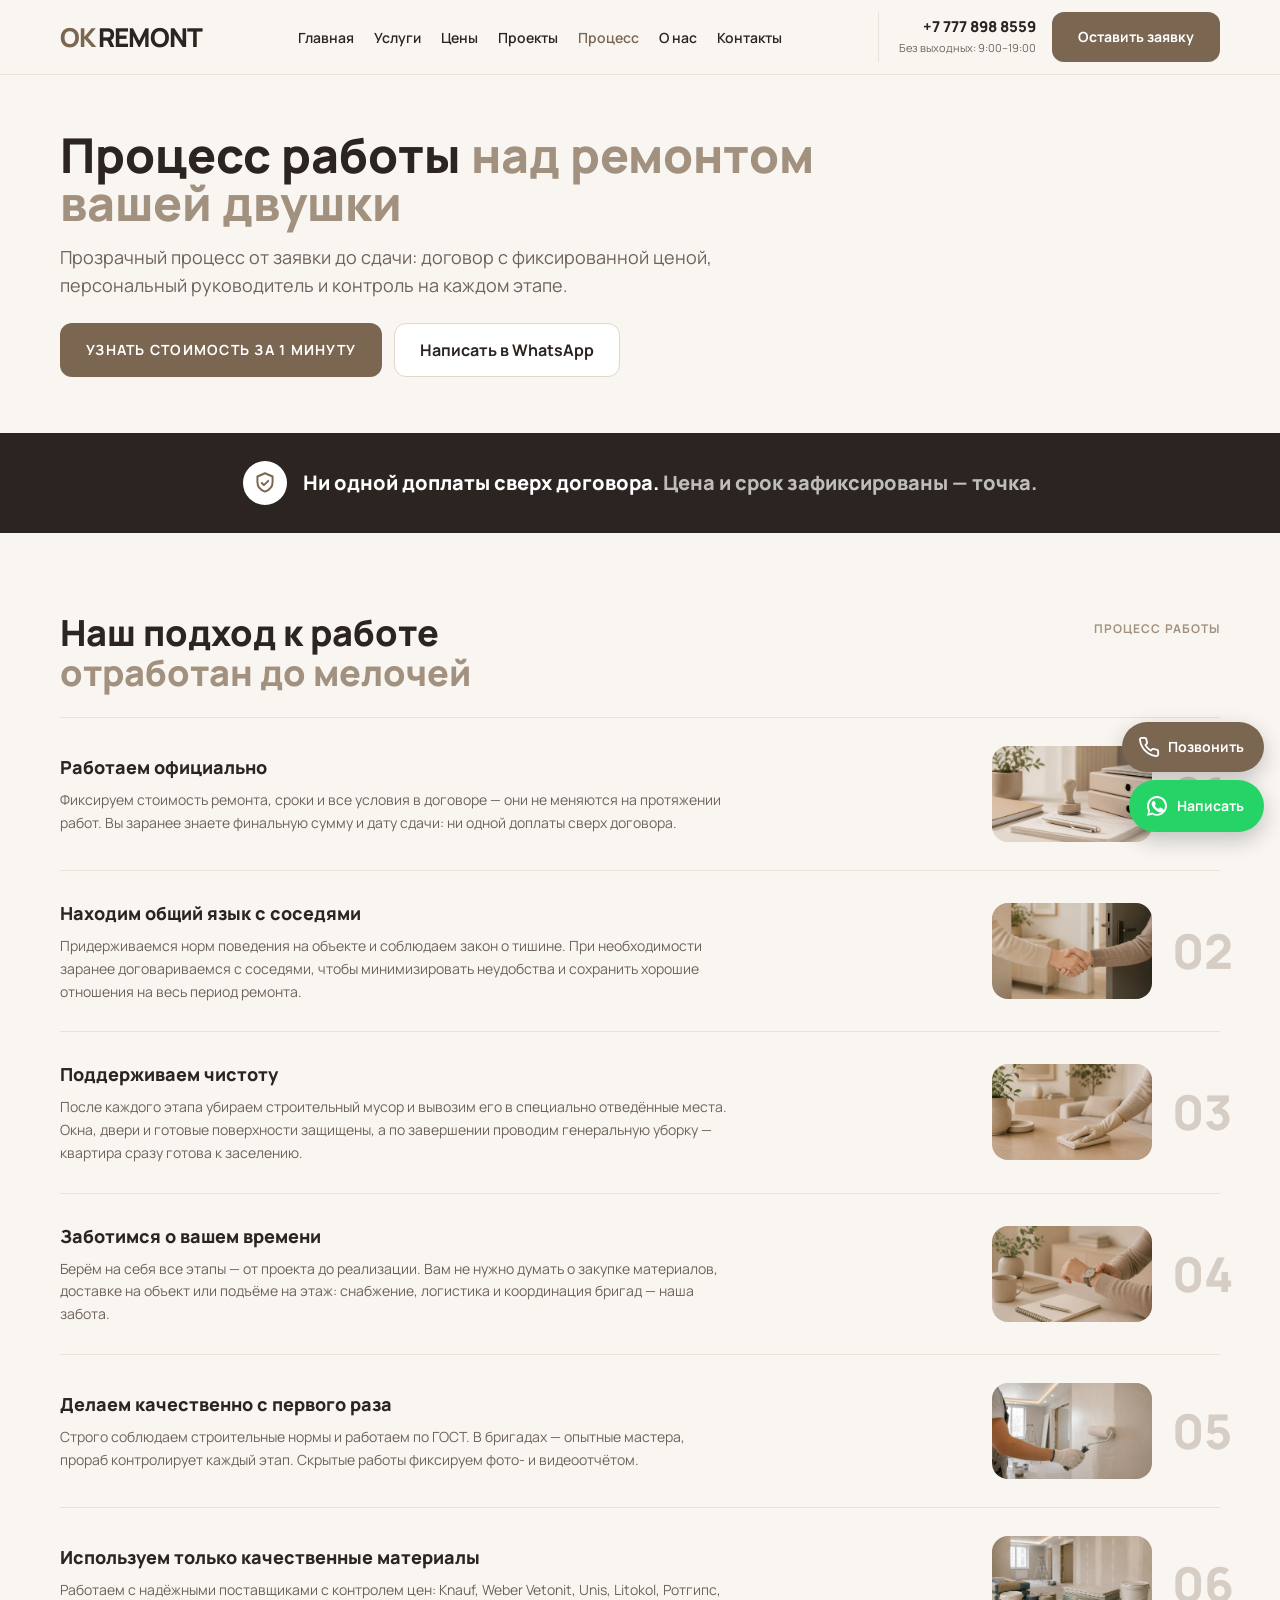
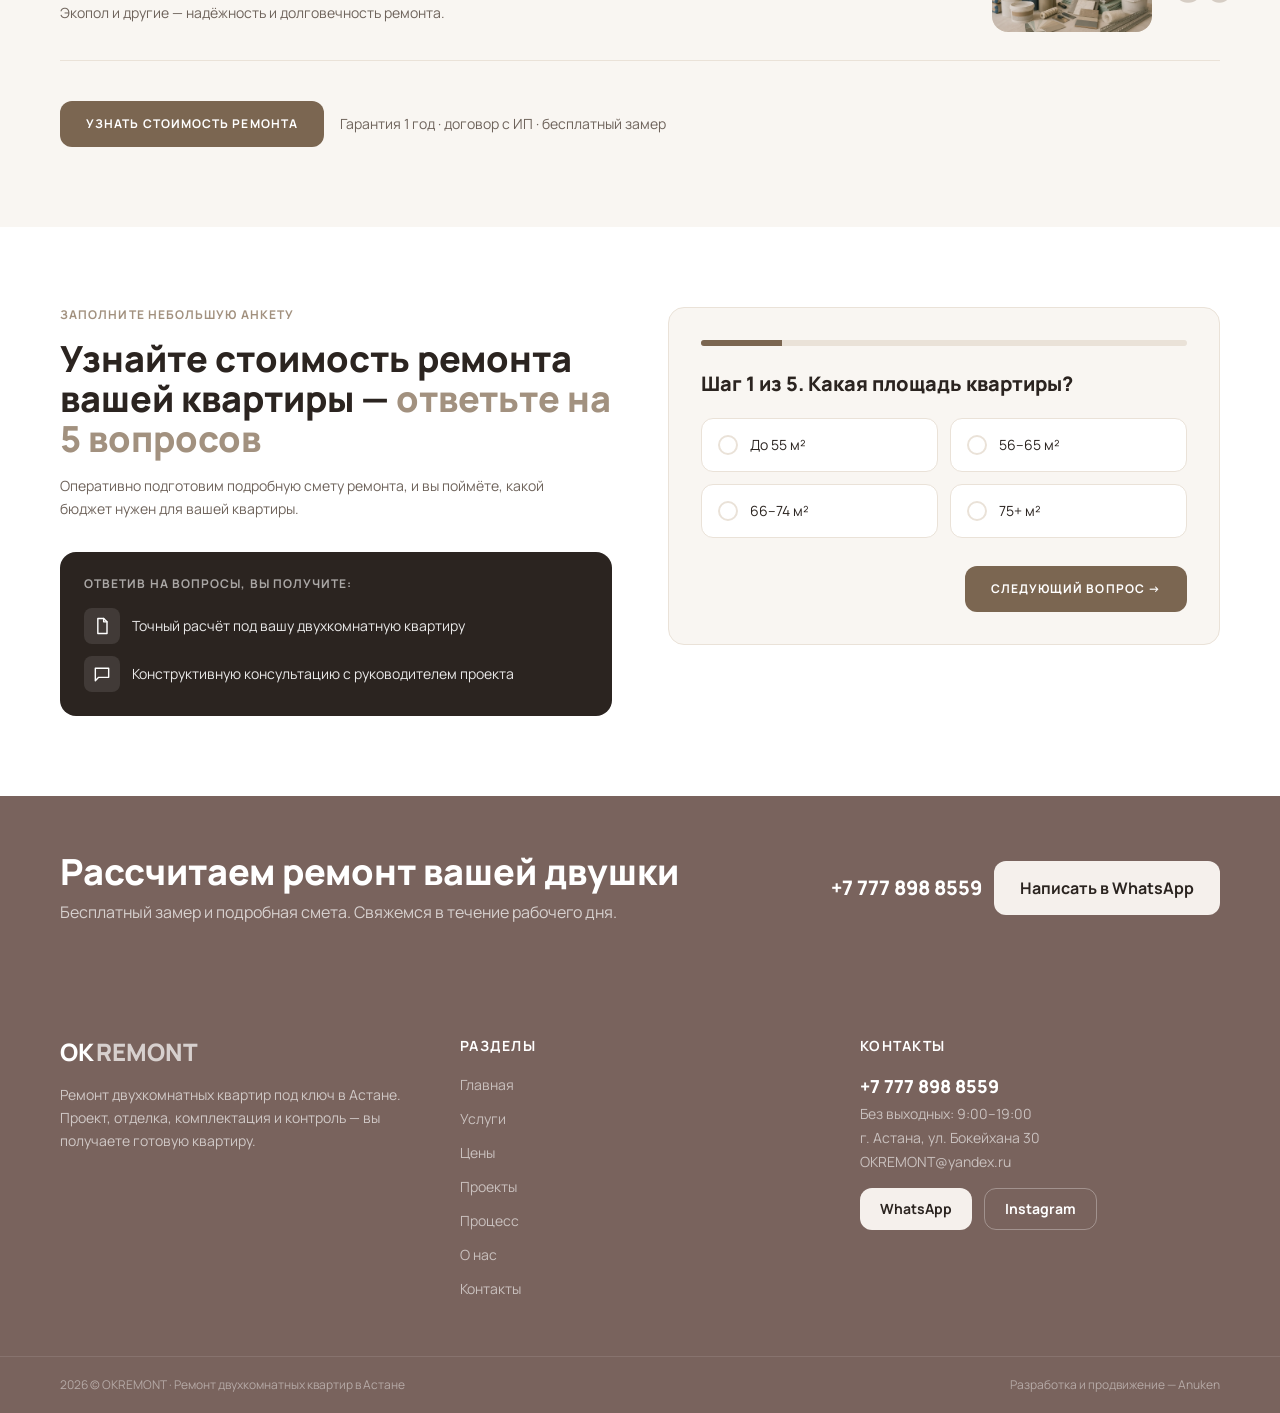
<file: process.html>
<!DOCTYPE html>
<html lang="ru">
<head>
<!-- Google tag (gtag.js) -->
<script async src="https://www.googletagmanager.com/gtag/js?id=G-20V2XTFMRV"></script>
<script>
  window.dataLayer=window.dataLayer||[];function gtag(){dataLayer.push(arguments);}
  gtag('js',new Date());gtag('config','G-20V2XTFMRV');gtag('config','AW-18310963961');
</script>
<meta charset="UTF-8">
<meta name="viewport" content="width=device-width, initial-scale=1.0">
<title>Процесс работы над ремонтом — OKREMONT, Астана</title>
<meta name="description" content="Как проходит ремонт двухкомнатной квартиры в OKREMONT: договор, фиксированная цена без доплат, оплата траншами 30/30/30/10, гарантия 1 год.">
<meta name="keywords" content="ремонт двухкомнатной квартиры Астана, ремонт 2-комнатной квартиры под ключ, цена ремонта двушки Астана, ремонт квартир Астана, дизайн-проект квартиры, отделка квартир Астана, OKREMONT">
<meta property="og:type" content="website">
<meta property="og:title" content="Процесс работы над ремонтом — OKREMONT, Астана">
<meta property="og:description" content="Как проходит ремонт двухкомнатной квартиры в OKREMONT: договор, фиксированная цена без доплат, оплата траншами 30/30/30/10, гарантия 1 год.">
<meta property="og:image" content="images/og-banner.jpg">
<link rel="icon" type="image/png" href="images/favicon.png">
<link rel="preconnect" href="https://fonts.googleapis.com">
<link rel="preconnect" href="https://fonts.gstatic.com" crossorigin>
<link href="https://fonts.googleapis.com/css2?family=Manrope:wght@400;500;600;700;800&display=swap" rel="stylesheet">
<link rel="stylesheet" href="styles.css">
<style>
  html{scroll-behavior:smooth}
  body{font-family:'Manrope',sans-serif;color:#2B2420;background:#F9F6F2}
  .wrap{max-width:1200px;margin:0 auto;padding-left:20px;padding-right:20px}
  .up{text-transform:uppercase;letter-spacing:.09em}
  .btn{display:inline-flex;align-items:center;justify-content:center;gap:9px;background:#7B6651;color:#fff;font-weight:700;border-radius:12px;padding:15px 26px;transition:background .2s}
  .btn:hover{background:#6A5643}
  .btn-o{display:inline-flex;align-items:center;justify-content:center;gap:9px;border:1px solid #E0D6C9;color:#2B2420;font-weight:700;border-radius:12px;padding:14px 25px;transition:all .2s;background:#fff}
  .btn-o:hover{border-color:#7B6651;color:#7B6651}
  .btn-l{display:inline-flex;align-items:center;justify-content:center;gap:9px;background:#F5F0EC;color:#2B2420;font-weight:700;border-radius:12px;padding:15px 26px;transition:background .2s}
  .btn-l:hover{background:#fff}
  .btn-d{display:inline-flex;align-items:center;justify-content:center;gap:9px;background:#2B2420;color:#fff;font-weight:700;border-radius:12px;padding:15px 26px;transition:background .2s}
  .btn-d:hover{background:#000}
  .nav-a{font-weight:600;font-size:14px;color:#2B2420;transition:color .2s} .nav-a:hover{color:#7B6651} .nav-a.active{color:#7B6651}
  .card{background:#fff;border:1px solid #EFE9E1;border-radius:18px;box-shadow:0 6px 20px rgba(75,60,50,.06);transition:transform .2s,box-shadow .2s}
  .card:hover{box-shadow:0 14px 38px rgba(75,60,50,.12);transform:translateY(-3px)}
  .ph{position:relative;background:#EDE5D9;overflow:hidden}
  .ph .lbl{position:absolute;inset:0;display:flex;align-items:center;justify-content:center;color:#B3A791;font-size:12px;text-align:center;padding:10px;line-height:1.4}
  .ph img{position:relative;z-index:1;width:100%;height:100%;object-fit:cover;display:block}
  .icon-sq{width:52px;height:52px;border-radius:14px;background:#F5F0EC;display:flex;align-items:center;justify-content:center;color:#7B6651}
  input[type=text],input[type=tel]{border-radius:12px}
  #menu{transition:transform .25s ease}
  .fab{border-radius:9999px;display:flex;align-items:center;justify-content:center;box-shadow:0 8px 22px rgba(0,0,0,.22);transition:transform .2s,opacity .25s}
  .fab:hover{transform:scale(1.06)}
  .hscroll{scrollbar-width:thin;scrollbar-color:#fff5 transparent}
  .hscroll::-webkit-scrollbar{height:6px} .hscroll::-webkit-scrollbar-thumb{background:#ffffff88;border-radius:99px}
  .feat{position:relative;padding-left:22px} .feat::before{content:"—";position:absolute;left:0;color:#A2917F}
  input[type=range]{-webkit-appearance:none;appearance:none;height:6px;border-radius:99px;background:#EAE2D8;outline:none}
  input[type=range]::-webkit-slider-thumb{-webkit-appearance:none;appearance:none;width:26px;height:26px;border-radius:50%;background:#7B6651;cursor:pointer;box-shadow:0 2px 8px rgba(75,60,50,.35);border:3px solid #fff}
  input[type=range]::-moz-range-thumb{width:22px;height:22px;border-radius:50%;background:#7B6651;cursor:pointer;border:3px solid #fff}
  .pkgbtn.on{background:#2B2420;color:#fff;border-color:#2B2420}
  .faq-q{cursor:pointer} .faq-a{max-height:0;overflow:hidden;transition:max-height .3s ease}
  .faq-i.open .faq-a{max-height:360px} .faq-i.open .faq-x{transform:rotate(45deg)} .faq-x{transition:transform .25s}
</style>
<script type="application/ld+json">{"@context": "https://schema.org", "@type": "GeneralContractor", "@id": "https://okremont.kz/#business", "name": "OKREMONT", "description": "Ремонт двухкомнатных квартир под ключ в Астане", "url": "https://okremont.kz/", "telephone": "+77778988559", "email": "OKREMONT@yandex.ru", "image": "https://okremont.kz/images/og-banner.jpg", "priceRange": "₸₸", "address": {"@type": "PostalAddress", "streetAddress": "ул. Бокейхана 30", "addressLocality": "Астана", "addressCountry": "KZ"}, "areaServed": {"@type": "City", "name": "Астана"}, "openingHoursSpecification": {"@type": "OpeningHoursSpecification", "dayOfWeek": ["Monday", "Tuesday", "Wednesday", "Thursday", "Friday", "Saturday", "Sunday"], "opens": "09:00", "closes": "19:00"}, "founder": {"@type": "Person", "name": "Ораз Исин"}, "sameAs": ["https://instagram.com/okremont_ast"], "aggregateRating": {"@type": "AggregateRating", "ratingValue": "4.8", "reviewCount": "25", "bestRating": "5", "worstRating": "1"}}</script>
</head>
<body class="antialiased">
<header class="sticky top-0 z-50 bg-soft/95 backdrop-blur border-b border-line">
  <div class="wrap flex items-center justify-between h-[62px] md:h-[74px]">
    <a href="index.html" class="flex items-baseline gap-0.5 shrink-0 select-none" aria-label="OKREMONT">
  <span class="text-2xl md:text-[26px] font-extrabold tracking-tight text-accent leading-none">OK</span><span class="text-2xl md:text-[26px] font-extrabold tracking-tight text-ink leading-none">REMONT</span></a>
    <nav class="hidden lg:flex items-center gap-5"><a href="index.html" class="nav-a whitespace-nowrap">Главная</a><a href="uslugi.html" class="nav-a whitespace-nowrap">Услуги</a><a href="prices.html" class="nav-a whitespace-nowrap">Цены</a><a href="portfolio.html" class="nav-a whitespace-nowrap">Проекты</a><a href="process.html" class="nav-a active whitespace-nowrap">Процесс</a><a href="o-nas.html" class="nav-a whitespace-nowrap">О нас</a><a href="kontakty.html" class="nav-a whitespace-nowrap">Контакты</a></nav>
    <div class="hidden lg:flex items-center gap-4 pl-5 border-l border-line">
      <div class="text-right leading-tight"><a href="tel:+77778988559" class="block font-extrabold text-ink text-[15px]">+7 777 898 8559</a><span class="text-body text-[11px]">Без выходных: 9:00–19:00</span></div>
      <a href="https://wa.me/77778988559?text=%D0%97%D0%B4%D1%80%D0%B0%D0%B2%D1%81%D1%82%D0%B2%D1%83%D0%B9%D1%82%D0%B5%21%20%F0%9F%91%8B%20%D0%9F%D0%B8%D1%88%D1%83%20%D1%81%20%D1%81%D0%B0%D0%B9%D1%82%D0%B0%20OKREMONT.%0A%D0%98%D0%BD%D1%82%D0%B5%D1%80%D0%B5%D1%81%D1%83%D0%B5%D1%82%20%D1%80%D0%B5%D0%BC%D0%BE%D0%BD%D1%82%20%D0%B4%D0%B2%D1%83%D1%85%D0%BA%D0%BE%D0%BC%D0%BD%D0%B0%D1%82%D0%BD%D0%BE%D0%B9%20%D0%BA%D0%B2%D0%B0%D1%80%D1%82%D0%B8%D1%80%D1%8B%20%D0%BF%D0%BE%D0%B4%20%D0%BA%D0%BB%D1%8E%D1%87.%0A%D0%9F%D0%BE%D0%B4%D1%81%D0%BA%D0%B0%D0%B6%D0%B8%D1%82%D0%B5%2C%20%D0%BF%D0%BE%D0%B6%D0%B0%D0%BB%D1%83%D0%B9%D1%81%D1%82%D0%B0%2C%20%D0%BE%D1%80%D0%B8%D0%B5%D0%BD%D1%82%D0%B8%D1%80%D0%BE%D0%B2%D0%BE%D1%87%D0%BD%D1%83%D1%8E%20%D1%81%D1%82%D0%BE%D0%B8%D0%BC%D0%BE%D1%81%D1%82%D1%8C%20%D0%B8%20%D1%81%D1%80%D0%BE%D0%BA%D0%B8%3F" target="_blank" rel="noopener" class="btn text-sm">Оставить заявку</a>
    </div>
    <button id="burger" aria-label="Меню" class="lg:hidden p-2 -mr-2"><svg width="26" height="26" viewBox="0 0 24 24" fill="none" stroke="#2B2420" stroke-width="2" stroke-linecap="round"><path d="M3 6h18M3 12h18M3 18h18"/></svg></button>
  </div>
</header>
<div id="overlay" class="fixed inset-0 bg-black/40 z-50 hidden lg:hidden"></div>
<aside id="menu" class="fixed top-0 right-0 h-full w-[86%] max-w-[340px] bg-soft z-50 translate-x-full lg:hidden overflow-y-auto shadow-2xl">
  <div class="flex items-center justify-between h-[62px] px-5 border-b border-line"><a href="index.html" class="flex items-baseline gap-0.5 shrink-0 select-none" aria-label="OKREMONT">
  <span class="text-2xl md:text-[26px] font-extrabold tracking-tight text-accent leading-none">OK</span><span class="text-2xl md:text-[26px] font-extrabold tracking-tight text-ink leading-none">REMONT</span></a>
    <button id="close" aria-label="Закрыть" class="p-2 -mr-2"><svg width="26" height="26" viewBox="0 0 24 24" fill="none" stroke="#2B2420" stroke-width="2" stroke-linecap="round"><path d="M6 6l12 12M18 6L6 18"/></svg></button></div>
  <nav class="px-5 pb-6"><a href="index.html" class="mnav block py-3 border-b border-line text-base font-semibold text-ink">Главная</a><a href="uslugi.html" class="mnav block py-3 border-b border-line text-base font-semibold text-ink">Услуги</a><a href="prices.html" class="mnav block py-3 border-b border-line text-base font-semibold text-ink">Цены</a><a href="portfolio.html" class="mnav block py-3 border-b border-line text-base font-semibold text-ink">Проекты</a><a href="process.html" class="mnav block py-3 border-b border-line text-base font-semibold text-ink">Процесс</a><a href="o-nas.html" class="mnav block py-3 border-b border-line text-base font-semibold text-ink">О нас</a><a href="kontakty.html" class="mnav block py-3 border-b border-line text-base font-semibold text-ink">Контакты</a>
    <div class="mt-5 space-y-3"><a href="tel:+77778988559" class="block text-lg font-extrabold text-ink">+7 777 898 8559</a><span class="block text-body text-sm">Без выходных: 9:00–19:00</span>
      <a href="https://wa.me/77778988559?text=%D0%97%D0%B4%D1%80%D0%B0%D0%B2%D1%81%D1%82%D0%B2%D1%83%D0%B9%D1%82%D0%B5%21%20%F0%9F%91%8B%20%D0%9F%D0%B8%D1%88%D1%83%20%D1%81%20%D1%81%D0%B0%D0%B9%D1%82%D0%B0%20OKREMONT.%0A%D0%98%D0%BD%D1%82%D0%B5%D1%80%D0%B5%D1%81%D1%83%D0%B5%D1%82%20%D1%80%D0%B5%D0%BC%D0%BE%D0%BD%D1%82%20%D0%B4%D0%B2%D1%83%D1%85%D0%BA%D0%BE%D0%BC%D0%BD%D0%B0%D1%82%D0%BD%D0%BE%D0%B9%20%D0%BA%D0%B2%D0%B0%D1%80%D1%82%D0%B8%D1%80%D1%8B%20%D0%BF%D0%BE%D0%B4%20%D0%BA%D0%BB%D1%8E%D1%87.%0A%D0%9F%D0%BE%D0%B4%D1%81%D0%BA%D0%B0%D0%B6%D0%B8%D1%82%D0%B5%2C%20%D0%BF%D0%BE%D0%B6%D0%B0%D0%BB%D1%83%D0%B9%D1%81%D1%82%D0%B0%2C%20%D0%BE%D1%80%D0%B8%D0%B5%D0%BD%D1%82%D0%B8%D1%80%D0%BE%D0%B2%D0%BE%D1%87%D0%BD%D1%83%D1%8E%20%D1%81%D1%82%D0%BE%D0%B8%D0%BC%D0%BE%D1%81%D1%82%D1%8C%20%D0%B8%20%D1%81%D1%80%D0%BE%D0%BA%D0%B8%3F" target="_blank" rel="noopener" class="btn w-full">Написать в WhatsApp</a></div>
  </nav>
</aside><section class="bg-soft"><div class="wrap pt-9 md:pt-14 pb-9 md:pb-14">
      <h1 class="text-ink font-extrabold text-3xl md:text-5xl leading-tight max-w-3xl">Процесс работы <span class="text-taupe">над ремонтом вашей двушки</span></h1>
      <p class="text-body text-base md:text-lg leading-relaxed mt-4 max-w-2xl">Прозрачный процесс от заявки до сдачи: договор с фиксированной ценой, персональный руководитель и контроль на каждом этапе.</p>
      <div class="mt-6 flex flex-col sm:flex-row gap-3"><a href="index.html#quiz" class="btn up text-sm">Узнать стоимость за 1 минуту</a><a href="https://wa.me/77778988559?text=%D0%97%D0%B4%D1%80%D0%B0%D0%B2%D1%81%D1%82%D0%B2%D1%83%D0%B9%D1%82%D0%B5%21%20%F0%9F%91%8B%20%D0%9F%D0%B8%D1%88%D1%83%20%D1%81%20%D1%81%D0%B0%D0%B9%D1%82%D0%B0%20OKREMONT.%0A%D0%98%D0%BD%D1%82%D0%B5%D1%80%D0%B5%D1%81%D1%83%D0%B5%D1%82%20%D1%80%D0%B5%D0%BC%D0%BE%D0%BD%D1%82%20%D0%B4%D0%B2%D1%83%D1%85%D0%BA%D0%BE%D0%BC%D0%BD%D0%B0%D1%82%D0%BD%D0%BE%D0%B9%20%D0%BA%D0%B2%D0%B0%D1%80%D1%82%D0%B8%D1%80%D1%8B%20%D0%BF%D0%BE%D0%B4%20%D0%BA%D0%BB%D1%8E%D1%87.%0A%D0%9F%D0%BE%D0%B4%D1%81%D0%BA%D0%B0%D0%B6%D0%B8%D1%82%D0%B5%2C%20%D0%BF%D0%BE%D0%B6%D0%B0%D0%BB%D1%83%D0%B9%D1%81%D1%82%D0%B0%2C%20%D0%BE%D1%80%D0%B8%D0%B5%D0%BD%D1%82%D0%B8%D1%80%D0%BE%D0%B2%D0%BE%D1%87%D0%BD%D1%83%D1%8E%20%D1%81%D1%82%D0%BE%D0%B8%D0%BC%D0%BE%D1%81%D1%82%D1%8C%20%D0%B8%20%D1%81%D1%80%D0%BE%D0%BA%D0%B8%3F" target="_blank" rel="noopener" class="btn-o">Написать в WhatsApp</a></div>
    </div></section>
<section class="bg-ink text-white"><div class="wrap py-6 md:py-7 flex items-center justify-center gap-4 text-center">
  <span class="shrink-0 w-11 h-11 rounded-full bg-white flex items-center justify-center"><svg width="26" height="26" viewBox="0 0 24 24" fill="none" stroke="#7B6651" stroke-width="1.8" stroke-linecap="round" stroke-linejoin="round"><path d="M12 3l7 3v5c0 4.5-3 7.5-7 9-4-1.5-7-4.5-7-9V6z"/><path d="M9 12l2 2 4-4"/></svg></span>
  <p class="text-base md:text-xl font-extrabold leading-tight">Ни одной доплаты сверх договора. <span class="text-white/70">Цена и срок зафиксированы — точка.</span></p>
</div></section>
<section id="process" class="bg-soft">
  <div class="wrap py-16 md:py-20">
    <div class="flex items-start justify-between gap-4 mb-6">
      <h2 class="font-extrabold text-2xl md:text-4xl leading-tight">Наш подход к работе <br class="hidden md:block"><span class="text-taupe">отработан до мелочей</span></h2>
      <p class="up text-taupe text-xs font-bold mt-2 shrink-0">Процесс работы</p>
    </div>
    <div><div class="py-7 border-t border-line grid grid-cols-1 md:grid-cols-[1fr_auto] gap-4 md:gap-10 items-center">
      <div><h3 class="font-extrabold text-ink text-lg mb-2">Работаем официально</h3><p class="text-body text-sm leading-relaxed max-w-2xl">Фиксируем стоимость ремонта, сроки и все условия в договоре — они не меняются на протяжении работ. Вы заранее знаете финальную сумму и дату сдачи: ни одной доплаты сверх договора.</p></div>
      <div class="flex items-center gap-5"><div class="ph rounded-2xl w-40 h-24 shrink-0 hidden sm:block" style="border-radius:16px"><span class="lbl" style="font-size:10px">proc-1.webp</span><img src="images/proc-1.webp" alt="Работаем официально" loading="lazy" onerror="this.remove()"></div>
      <div class="text-4xl md:text-5xl font-extrabold text-taupe/40 leading-none w-12 text-right">01</div></div></div><div class="py-7 border-t border-line grid grid-cols-1 md:grid-cols-[1fr_auto] gap-4 md:gap-10 items-center">
      <div><h3 class="font-extrabold text-ink text-lg mb-2">Находим общий язык с соседями</h3><p class="text-body text-sm leading-relaxed max-w-2xl">Придерживаемся норм поведения на объекте и соблюдаем закон о тишине. При необходимости заранее договариваемся с соседями, чтобы минимизировать неудобства и сохранить хорошие отношения на весь период ремонта.</p></div>
      <div class="flex items-center gap-5"><div class="ph rounded-2xl w-40 h-24 shrink-0 hidden sm:block" style="border-radius:16px"><span class="lbl" style="font-size:10px">proc-2.webp</span><img src="images/proc-2.webp" alt="Находим общий язык с соседями" loading="lazy" onerror="this.remove()"></div>
      <div class="text-4xl md:text-5xl font-extrabold text-taupe/40 leading-none w-12 text-right">02</div></div></div><div class="py-7 border-t border-line grid grid-cols-1 md:grid-cols-[1fr_auto] gap-4 md:gap-10 items-center">
      <div><h3 class="font-extrabold text-ink text-lg mb-2">Поддерживаем чистоту</h3><p class="text-body text-sm leading-relaxed max-w-2xl">После каждого этапа убираем строительный мусор и вывозим его в специально отведённые места. Окна, двери и готовые поверхности защищены, а по завершении проводим генеральную уборку — квартира сразу готова к заселению.</p></div>
      <div class="flex items-center gap-5"><div class="ph rounded-2xl w-40 h-24 shrink-0 hidden sm:block" style="border-radius:16px"><span class="lbl" style="font-size:10px">proc-3.webp</span><img src="images/proc-3.webp" alt="Поддерживаем чистоту" loading="lazy" onerror="this.remove()"></div>
      <div class="text-4xl md:text-5xl font-extrabold text-taupe/40 leading-none w-12 text-right">03</div></div></div><div class="py-7 border-t border-line grid grid-cols-1 md:grid-cols-[1fr_auto] gap-4 md:gap-10 items-center">
      <div><h3 class="font-extrabold text-ink text-lg mb-2">Заботимся о вашем времени</h3><p class="text-body text-sm leading-relaxed max-w-2xl">Берём на себя все этапы — от проекта до реализации. Вам не нужно думать о закупке материалов, доставке на объект или подъёме на этаж: снабжение, логистика и координация бригад — наша забота.</p></div>
      <div class="flex items-center gap-5"><div class="ph rounded-2xl w-40 h-24 shrink-0 hidden sm:block" style="border-radius:16px"><span class="lbl" style="font-size:10px">proc-4.webp</span><img src="images/proc-4.webp" alt="Заботимся о вашем времени" loading="lazy" onerror="this.remove()"></div>
      <div class="text-4xl md:text-5xl font-extrabold text-taupe/40 leading-none w-12 text-right">04</div></div></div><div class="py-7 border-t border-line grid grid-cols-1 md:grid-cols-[1fr_auto] gap-4 md:gap-10 items-center">
      <div><h3 class="font-extrabold text-ink text-lg mb-2">Делаем качественно с первого раза</h3><p class="text-body text-sm leading-relaxed max-w-2xl">Строго соблюдаем строительные нормы и работаем по ГОСТ. В бригадах — опытные мастера, прораб контролирует каждый этап. Скрытые работы фиксируем фото- и видеоотчётом.</p></div>
      <div class="flex items-center gap-5"><div class="ph rounded-2xl w-40 h-24 shrink-0 hidden sm:block" style="border-radius:16px"><span class="lbl" style="font-size:10px">proc-5.webp</span><img src="images/proc-5.webp" alt="Делаем качественно с первого раза" loading="lazy" onerror="this.remove()"></div>
      <div class="text-4xl md:text-5xl font-extrabold text-taupe/40 leading-none w-12 text-right">05</div></div></div><div class="py-7 border-t border-line grid grid-cols-1 md:grid-cols-[1fr_auto] gap-4 md:gap-10 items-center">
      <div><h3 class="font-extrabold text-ink text-lg mb-2">Используем только качественные материалы</h3><p class="text-body text-sm leading-relaxed max-w-2xl">Работаем с надёжными поставщиками с контролем цен: Knauf, Weber Vetonit, Unis, Litokol, Ротгипс, Экопол и другие — надёжность и долговечность ремонта.</p></div>
      <div class="flex items-center gap-5"><div class="ph rounded-2xl w-40 h-24 shrink-0 hidden sm:block" style="border-radius:16px"><span class="lbl" style="font-size:10px">proc-6.webp</span><img src="images/proc-6.webp" alt="Используем только качественные материалы" loading="lazy" onerror="this.remove()"></div>
      <div class="text-4xl md:text-5xl font-extrabold text-taupe/40 leading-none w-12 text-right">06</div></div></div><div class="border-t border-line"></div></div>
    <div class="mt-10 flex flex-col sm:flex-row items-center gap-4">
      <a href="index.html#quiz" class="btn up text-xs">Узнать стоимость ремонта</a>
      <span class="text-body text-sm">Гарантия 1 год · договор с ИП · бесплатный замер</span>
    </div>
  </div>
</section>
<section id="quiz" class="bg-white"><div class="wrap py-16 md:py-20">
  <div class="grid grid-cols-1 lg:grid-cols-2 gap-10 lg:gap-14 items-start">
    <div><p class="up text-taupe text-xs font-bold mb-4">Заполните небольшую анкету</p>
      <h2 class="text-ink font-extrabold text-2xl md:text-4xl leading-tight mb-4">Узнайте стоимость ремонта вашей квартиры — <span class="text-taupe">ответьте на 5 вопросов</span></h2>
      <p class="text-body text-sm leading-relaxed mb-8 max-w-lg">Оперативно подготовим подробную смету ремонта, и вы поймёте, какой бюджет нужен для вашей квартиры.</p>
      
      <div class="bg-ink text-white rounded-2xl p-6"><p class="up text-white/60 text-xs font-bold mb-4">Ответив на вопросы, вы получите:</p>
        <div class="flex items-center gap-3 mb-3"><span class="w-9 h-9 rounded-lg bg-white/10 flex items-center justify-center text-white shrink-0"><svg width="20" height="20" viewBox="0 0 24 24" fill="none" stroke="currentColor" stroke-width="1.7" stroke-linecap="round" stroke-linejoin="round"><path d="M7 3h7l4 4v14H7z"/><path d="M14 3v4h4"/></svg></span><span class="text-sm text-white/90">Точный расчёт под вашу двухкомнатную квартиру</span></div>
        <div class="flex items-center gap-3"><span class="w-9 h-9 rounded-lg bg-white/10 flex items-center justify-center text-white shrink-0"><svg width="20" height="20" viewBox="0 0 24 24" fill="none" stroke="currentColor" stroke-width="1.7" stroke-linecap="round" stroke-linejoin="round"><path d="M4 5h16v11H8l-4 4z"/></svg></span><span class="text-sm text-white/90">Конструктивную консультацию с руководителем проекта</span></div></div></div>
    <div class="bg-soft rounded-2xl p-6 md:p-8 border border-line">
      <div class="h-1.5 bg-line rounded-full mb-6 overflow-hidden"><div id="qbar" class="h-full bg-accent" style="width:20%"></div></div>
      <div id="qbox"><h3 id="qtitle" class="font-extrabold text-ink text-lg md:text-xl mb-5"></h3><div id="qopts"></div></div>
      <div id="qcontact" class="hidden"><h3 class="font-extrabold text-ink text-lg md:text-xl mb-2">Куда отправить смету?</h3>
        <p class="text-body text-sm mb-5">Оставьте контакты — пришлём расчёт и консультацию руководителя проекта в WhatsApp.</p>
        <div class="space-y-3 mb-2"><input id="qname" type="text" placeholder="Ваше имя" class="w-full px-4 py-3 bg-white border border-line text-ink outline-none"><input id="qphone" type="tel" placeholder="Телефон" class="w-full px-4 py-3 bg-white border border-line text-ink outline-none"></div>
        <p class="text-body text-xs mt-3">Пришлём расчёт без спама и обязательств.</p></div>
      <div class="flex items-center justify-between mt-7"><button id="qback" class="up text-xs font-bold px-5 py-3 rounded-xl bg-white border border-line text-body hover:text-ink transition">← Назад</button><button id="qnext" class="btn up text-xs">Следующий вопрос →</button></div>
    </div></div></div></section>
<script>
(function(){
  var Q=[
    {t:"Какая площадь квартиры?",o:[["До 55 м²"],["56–65 м²"],["66–74 м²"],["75+ м²"]]},
    {t:"В каком состоянии квартира?",o:[["Черновая"],["Предчистовая"],["Не знаю"]]},
    {t:"Квартира уже готова к ремонту?",o:[["Ключи уже на руках"],["Получу ключи в течение месяца"],["Дом будет сдан позже"]]},
    {t:"Что для вас наиболее важно?",o:[["Скорость ремонта"],["Качество"],["Гарантия результата"]]},
    {t:"Какой уровень ремонта рассматриваете?",o:[["Базовый"],["Комфорт"],["Бизнес"],["Нужна консультация"]]}
  ];
  var MAP={"До 55 м²":"до 55 м²","56–65 м²":"56–65 м²","66–74 м²":"66–74 м²","75+ м²":"75+ м²",
    "Черновая":"черновая","Предчистовая":"предчистовая","Не знаю":"не знает, нужна подсказка \u26a0\ufe0f",
    "Ключи уже на руках":"ключи на руках \ud83d\udd25","Получу ключи в течение месяца":"ключи в течение месяца","Дом будет сдан позже":"сдача позже",
    "Скорость ремонта":"важен СРОК","Качество":"важно КАЧЕСТВО","Гарантия результата":"важны ГАРАНТИИ (доведёте до конца)",
    "Базовый":"Базовый","Комфорт":"Комфорт","Бизнес":"Бизнес","Нужна консультация":"не выбрал \u2014 нужна консультация \ud83d\udcde"};
  function track(ev){try{if(typeof gtag==='function')gtag('event',ev);}catch(e){}}
  var step=0,ans=[];
  var box=document.getElementById('qbox'),ct=document.getElementById('qcontact'),ti=document.getElementById('qtitle'),op=document.getElementById('qopts'),bar=document.getElementById('qbar'),bk=document.getElementById('qback'),nx=document.getElementById('qnext');
  function render(){
    var total=Q.length+1; bar.style.width=((step+1)/total*100)+'%';
    if(step<Q.length){
      box.classList.remove('hidden');ct.classList.add('hidden');
      ti.textContent='Шаг '+(step+1)+' из '+Q.length+'. '+Q[step].t;
      op.className='grid grid-cols-1 sm:grid-cols-2 gap-3';op.innerHTML='';
      Q[step].o.forEach(function(o){
        var sel=ans[step]===o[0];var b=document.createElement('button');b.type='button';
        b.className='flex items-center gap-3 text-left p-4 rounded-xl border '+(sel?'border-accent bg-white':'border-line bg-white')+' hover:border-accent transition';
        b.innerHTML='<span class="shrink-0 w-5 h-5 rounded-full border-2 '+(sel?'border-accent':'border-line')+' flex items-center justify-center">'+(sel?'<span class="w-2.5 h-2.5 rounded-full bg-accent"></span>':'')+'</span><span class="text-ink text-sm '+(sel?'font-semibold':'')+'">'+o[0]+'</span>';
        b.onclick=function(){ans[step]=o[0];render();};op.appendChild(b);
      });
      nx.textContent=step===Q.length-1?'Далее →':'Следующий вопрос →';
    }else{box.classList.add('hidden');ct.classList.remove('hidden');nx.textContent='Получить смету в WhatsApp';}
    bk.style.visibility=step===0?'hidden':'visible';
  }
  nx.onclick=function(){
    if(step<Q.length){
      if(!ans[step]){op.classList.add('animate-pulse');setTimeout(function(){op.classList.remove('animate-pulse');},400);return;}
      track('quiz_step_'+(step+1)); step++; render();
    }else{
      var nameEl=document.getElementById('qname'),phEl=document.getElementById('qphone');
      var n=nameEl.value.trim(),p=phEl.value.trim(),digits=p.replace(/\D/g,''),ok=true;
      if(!n){nameEl.style.borderColor='#dc2626';ok=false;}else nameEl.style.borderColor='';
      if(digits.length<10){phEl.style.borderColor='#dc2626';ok=false;}else phEl.style.borderColor='';
      if(!ok)return;
      var m=function(i){return encodeURIComponent(MAP[ans[i]]||ans[i]||'—');};
      var msg='Здравствуйте! 👋 Заявка с сайта OKREMONT.'
        +'%0A%0AИмя: '+encodeURIComponent(n)
        +'%0AПлощадь: '+m(0)+'%0AСостояние: '+m(1)+'%0AГотовность: '+m(2)+'%0AПриоритет: '+m(3)+'%0AПакет: '+m(4)
        +'%0AТелефон: '+encodeURIComponent(p)
        +'%0A%0AПрошу подготовить смету.';
      track('quiz_completed');
      try{if(typeof gtag==='function')gtag('event','conversion',{'send_to':'AW-18310963961/U4JrCIGaoc4cEPnFrJtE'});}catch(e){}
      /* CRM (Kommo/amoCRM): раскомментируйте и укажите ваш вебхук —
         fetch('ВАШ_CRM_WEBHOOK',{method:'POST',headers:{'Content-Type':'application/json'},body:JSON.stringify({name:n,phone:p,answers:ans})}); */
      window.open('https://wa.me/77778988559?text='+msg,'_blank');
    }
  };
  bk.onclick=function(){if(step>0){step--;render();}};render();
})();
</script>
<section class="bg-brand text-white"><div class="wrap py-12 md:py-14 flex flex-col md:flex-row items-center justify-between gap-6 text-center md:text-left">
    <div><h2 class="text-2xl md:text-4xl font-extrabold">Рассчитаем ремонт вашей двушки</h2>
      <p class="text-white/70 mt-2">Бесплатный замер и подробная смета. Свяжемся в течение рабочего дня.</p></div>
    <div class="flex flex-col sm:flex-row items-center gap-3 shrink-0"><a href="tel:+77778988559" class="text-white text-xl font-extrabold whitespace-nowrap">+7 777 898 8559</a>
      <a href="https://wa.me/77778988559?text=%D0%97%D0%B4%D1%80%D0%B0%D0%B2%D1%81%D1%82%D0%B2%D1%83%D0%B9%D1%82%D0%B5%21%20%F0%9F%91%8B%20%D0%9F%D0%B8%D1%88%D1%83%20%D1%81%20%D1%81%D0%B0%D0%B9%D1%82%D0%B0%20OKREMONT.%0A%D0%98%D0%BD%D1%82%D0%B5%D1%80%D0%B5%D1%81%D1%83%D0%B5%D1%82%20%D1%80%D0%B5%D0%BC%D0%BE%D0%BD%D1%82%20%D0%B4%D0%B2%D1%83%D1%85%D0%BA%D0%BE%D0%BC%D0%BD%D0%B0%D1%82%D0%BD%D0%BE%D0%B9%20%D0%BA%D0%B2%D0%B0%D1%80%D1%82%D0%B8%D1%80%D1%8B%20%D0%BF%D0%BE%D0%B4%20%D0%BA%D0%BB%D1%8E%D1%87.%0A%D0%9F%D0%BE%D0%B4%D1%81%D0%BA%D0%B0%D0%B6%D0%B8%D1%82%D0%B5%2C%20%D0%BF%D0%BE%D0%B6%D0%B0%D0%BB%D1%83%D0%B9%D1%81%D1%82%D0%B0%2C%20%D0%BE%D1%80%D0%B8%D0%B5%D0%BD%D1%82%D0%B8%D1%80%D0%BE%D0%B2%D0%BE%D1%87%D0%BD%D1%83%D1%8E%20%D1%81%D1%82%D0%BE%D0%B8%D0%BC%D0%BE%D1%81%D1%82%D1%8C%20%D0%B8%20%D1%81%D1%80%D0%BE%D0%BA%D0%B8%3F" target="_blank" rel="noopener" class="btn-l">Написать в WhatsApp</a></div></div></section>
<footer class="bg-brand text-white">
  <div class="wrap py-14 grid grid-cols-1 md:grid-cols-3 gap-10">
    <div><div class="flex items-baseline gap-0.5 mb-4"><span class="text-2xl font-extrabold text-white">OK</span><span class="text-2xl font-extrabold text-white/70">REMONT</span></div>
      <p class="text-white/65 text-sm leading-relaxed">Ремонт двухкомнатных квартир под ключ в Астане. Проект, отделка, комплектация и контроль — вы получаете готовую квартиру.</p></div>
    <div><div class="font-bold mb-4 text-sm up">Разделы</div><ul class="space-y-2.5"><li><a href="index.html" class="text-white/60 hover:text-white transition text-sm">Главная</a></li><li><a href="uslugi.html" class="text-white/60 hover:text-white transition text-sm">Услуги</a></li><li><a href="prices.html" class="text-white/60 hover:text-white transition text-sm">Цены</a></li><li><a href="portfolio.html" class="text-white/60 hover:text-white transition text-sm">Проекты</a></li><li><a href="process.html" class="text-white/60 hover:text-white transition text-sm">Процесс</a></li><li><a href="o-nas.html" class="text-white/60 hover:text-white transition text-sm">О нас</a></li><li><a href="kontakty.html" class="text-white/60 hover:text-white transition text-sm">Контакты</a></li></ul></div>
    <div><div class="font-bold mb-4 text-sm up">Контакты</div>
      <a href="tel:+77778988559" class="block text-white text-lg font-extrabold mb-1">+7 777 898 8559</a>
      <p class="text-white/60 text-sm mb-1">Без выходных: 9:00–19:00</p><p class="text-white/60 text-sm mb-1">г. Астана, ул. Бокейхана 30</p>
      <a href="mailto:OKREMONT@yandex.ru" class="block text-white/60 text-sm mb-4 hover:text-white transition">OKREMONT@yandex.ru</a>
      <div class="flex gap-3"><a href="https://wa.me/77778988559?text=%D0%97%D0%B4%D1%80%D0%B0%D0%B2%D1%81%D1%82%D0%B2%D1%83%D0%B9%D1%82%D0%B5%21%20%F0%9F%91%8B%20%D0%9F%D0%B8%D1%88%D1%83%20%D1%81%20%D1%81%D0%B0%D0%B9%D1%82%D0%B0%20OKREMONT.%0A%D0%A5%D0%BE%D1%87%D1%83%20%D1%83%D0%B7%D0%BD%D0%B0%D1%82%D1%8C%20%D0%BF%D0%BE%D0%B4%D1%80%D0%BE%D0%B1%D0%BD%D0%B5%D0%B5%20%D0%BE%20%D1%80%D0%B5%D0%BC%D0%BE%D0%BD%D1%82%D0%B5%20%D0%B4%D0%B2%D1%83%D1%85%D0%BA%D0%BE%D0%BC%D0%BD%D0%B0%D1%82%D0%BD%D0%BE%D0%B9%20%D0%BA%D0%B2%D0%B0%D1%80%D1%82%D0%B8%D1%80%D1%8B%20%D0%BF%D0%BE%D0%B4%20%D0%BA%D0%BB%D1%8E%D1%87." target="_blank" rel="noopener" class="btn-l text-sm !py-2.5 !px-5">WhatsApp</a>
        <a href="https://instagram.com/okremont_ast" target="_blank" rel="noopener" class="btn-o !bg-transparent !border-white/30 !text-white text-sm !py-2.5 !px-5 hover:!border-white">Instagram</a></div></div>
  </div>
  <div class="border-t border-white/10"><div class="wrap py-5 flex flex-col sm:flex-row items-center justify-between gap-3 text-white/45 text-xs">
    <span>2026 © OKREMONT · Ремонт двухкомнатных квартир в Астане</span>
    <a href="https://wa.me/77074534518" target="_blank" rel="noopener" class="hover:text-white/80 transition">Разработка и продвижение — Anuken</a></div></div>
</footer>
<div class="fixed z-40 right-4 bottom-4 flex flex-col items-end gap-2 print:hidden">
  <a href="tel:+77778988559" class="fab gap-2 pl-4 pr-5 py-3 md:py-3.5" style="background:#7B6651;color:#fff" aria-label="Позвонить"><svg width="22" height="22" viewBox="0 0 24 24" fill="none" stroke="#fff" stroke-width="2" stroke-linecap="round" stroke-linejoin="round"><path d="M22 16.92v3a2 2 0 0 1-2.18 2 19.79 19.79 0 0 1-8.63-3.07 19.5 19.5 0 0 1-6-6 19.79 19.79 0 0 1-3.07-8.67A2 2 0 0 1 4.11 2h3a2 2 0 0 1 2 1.72c.13.96.36 1.9.7 2.81a2 2 0 0 1-.45 2.11L8.09 9.91a16 16 0 0 0 6 6l1.27-1.27a2 2 0 0 1 2.11-.45c.91.34 1.85.57 2.81.7A2 2 0 0 1 22 16.92z"/></svg><span class="hidden sm:inline font-bold text-sm">Позвонить</span></a>
  <a href="https://wa.me/77778988559?text=%D0%97%D0%B4%D1%80%D0%B0%D0%B2%D1%81%D1%82%D0%B2%D1%83%D0%B9%D1%82%D0%B5%21%20%F0%9F%91%8B%20%D0%9F%D0%B8%D1%88%D1%83%20%D1%81%20%D1%81%D0%B0%D0%B9%D1%82%D0%B0%20OKREMONT.%0A%D0%98%D0%BD%D1%82%D0%B5%D1%80%D0%B5%D1%81%D1%83%D0%B5%D1%82%20%D1%80%D0%B5%D0%BC%D0%BE%D0%BD%D1%82%20%D0%B4%D0%B2%D1%83%D1%85%D0%BA%D0%BE%D0%BC%D0%BD%D0%B0%D1%82%D0%BD%D0%BE%D0%B9%20%D0%BA%D0%B2%D0%B0%D1%80%D1%82%D0%B8%D1%80%D1%8B%20%D0%BF%D0%BE%D0%B4%20%D0%BA%D0%BB%D1%8E%D1%87.%0A%D0%9F%D0%BE%D0%B4%D1%81%D0%BA%D0%B0%D0%B6%D0%B8%D1%82%D0%B5%2C%20%D0%BF%D0%BE%D0%B6%D0%B0%D0%BB%D1%83%D0%B9%D1%81%D1%82%D0%B0%2C%20%D0%BE%D1%80%D0%B8%D0%B5%D0%BD%D1%82%D0%B8%D1%80%D0%BE%D0%B2%D0%BE%D1%87%D0%BD%D1%83%D1%8E%20%D1%81%D1%82%D0%BE%D0%B8%D0%BC%D0%BE%D1%81%D1%82%D1%8C%20%D0%B8%20%D1%81%D1%80%D0%BE%D0%BA%D0%B8%3F" target="_blank" rel="noopener" class="fab gap-2 pl-4 pr-5 py-3 md:py-3.5" style="background:#25D366;color:#fff" aria-label="Написать в WhatsApp">
    <svg width="24" height="24" viewBox="0 0 24 24" fill="#fff"><path d="M17.5 14.4c-.3-.1-1.7-.8-1.9-.9-.3-.1-.5-.1-.7.1-.2.3-.7.9-.9 1.1-.2.2-.3.2-.6.1-1.5-.8-2.5-1.4-3.5-3.1-.3-.5.3-.4.8-1.4.1-.2 0-.4 0-.5 0-.1-.7-1.6-.9-2.2-.2-.6-.5-.5-.7-.5h-.6c-.2 0-.5.1-.8.4-.3.3-1 1-1 2.5s1.1 2.9 1.2 3.1c.1.2 2.1 3.3 5.2 4.6 1.9.8 2.7.9 3.6.8.6-.1 1.7-.7 2-1.4.2-.7.2-1.2.2-1.4-.1-.1-.3-.2-.6-.3z"/><path d="M12 2C6.5 2 2 6.5 2 12c0 1.8.5 3.4 1.3 4.9L2 22l5.3-1.4c1.4.8 3 1.2 4.7 1.2 5.5 0 10-4.5 10-10S17.5 2 12 2zm0 18c-1.5 0-3-.4-4.3-1.2l-.3-.2-3.1.8.8-3-.2-.3C4.4 15.4 4 13.7 4 12c0-4.4 3.6-8 8-8s8 3.6 8 8-3.6 8-8 8z"/></svg>
    <span class="hidden sm:inline font-bold text-sm">Написать</span></a>
  <button id="gotop" aria-label="Наверх" class="fab w-11 h-11 bg-ink text-white" style="opacity:0;pointer-events:none"><svg width="22" height="22" viewBox="0 0 24 24" fill="none" stroke="#fff" stroke-width="2.2" stroke-linecap="round" stroke-linejoin="round"><path d="M18 15l-6-6-6 6"/></svg></button>
</div>
<script>
(function(){
  var b=document.getElementById('burger'),m=document.getElementById('menu'),o=document.getElementById('overlay'),c=document.getElementById('close');
  function op(){m.style.transform='translateX(0)';o.classList.remove('hidden');document.body.style.overflow='hidden';}
  function cl(){m.style.transform='translateX(100%)';o.classList.add('hidden');document.body.style.overflow='';}
  if(b)b.addEventListener('click',op); if(c)c.addEventListener('click',cl); if(o)o.addEventListener('click',cl);
  document.querySelectorAll('.mnav').forEach(function(a){a.addEventListener('click',cl);});
  var gt=document.getElementById('gotop');
  if(gt)gt.addEventListener('click',function(){window.scrollTo({top:0,behavior:'smooth'});});
  function tg(){if(!gt)return; if(window.scrollY>320){gt.style.opacity='1';gt.style.pointerEvents='auto';}else{gt.style.opacity='0';gt.style.pointerEvents='none';}}
  window.addEventListener('scroll',tg,{passive:true}); tg();
  document.querySelectorAll('.faq-q').forEach(function(q){q.addEventListener('click',function(){q.parentElement.classList.toggle('open');});});
})();
// === Google Ads: конверсия — клик по WhatsApp или номеру телефона ===
function gtag_report_conversion(url){
  var callback=function(){ if(typeof(url)!='undefined'){window.location=url;} };
  gtag('event','conversion',{'send_to':'AW-18310963961/U4JrCIGaoc4cEPnFrJtE','value':1.0,'currency':'USD','event_callback':callback});
  return false;
}
(function(){
  function fire(){ gtag('event','conversion',{'send_to':'AW-18310963961/U4JrCIGaoc4cEPnFrJtE','value':1.0,'currency':'USD'}); }
  document.addEventListener('click',function(e){
    var a=e.target.closest?e.target.closest('a[href^="tel:"], a[href^="https://wa.me"]'):null; if(a)fire();
  },true);
  var _open=window.open;
  window.open=function(u){ try{ if(typeof u==='string'&&u.indexOf('wa.me')>-1)fire(); }catch(e){} return _open.apply(window,arguments); };
})();
</script>
</body>
</html>
</file>
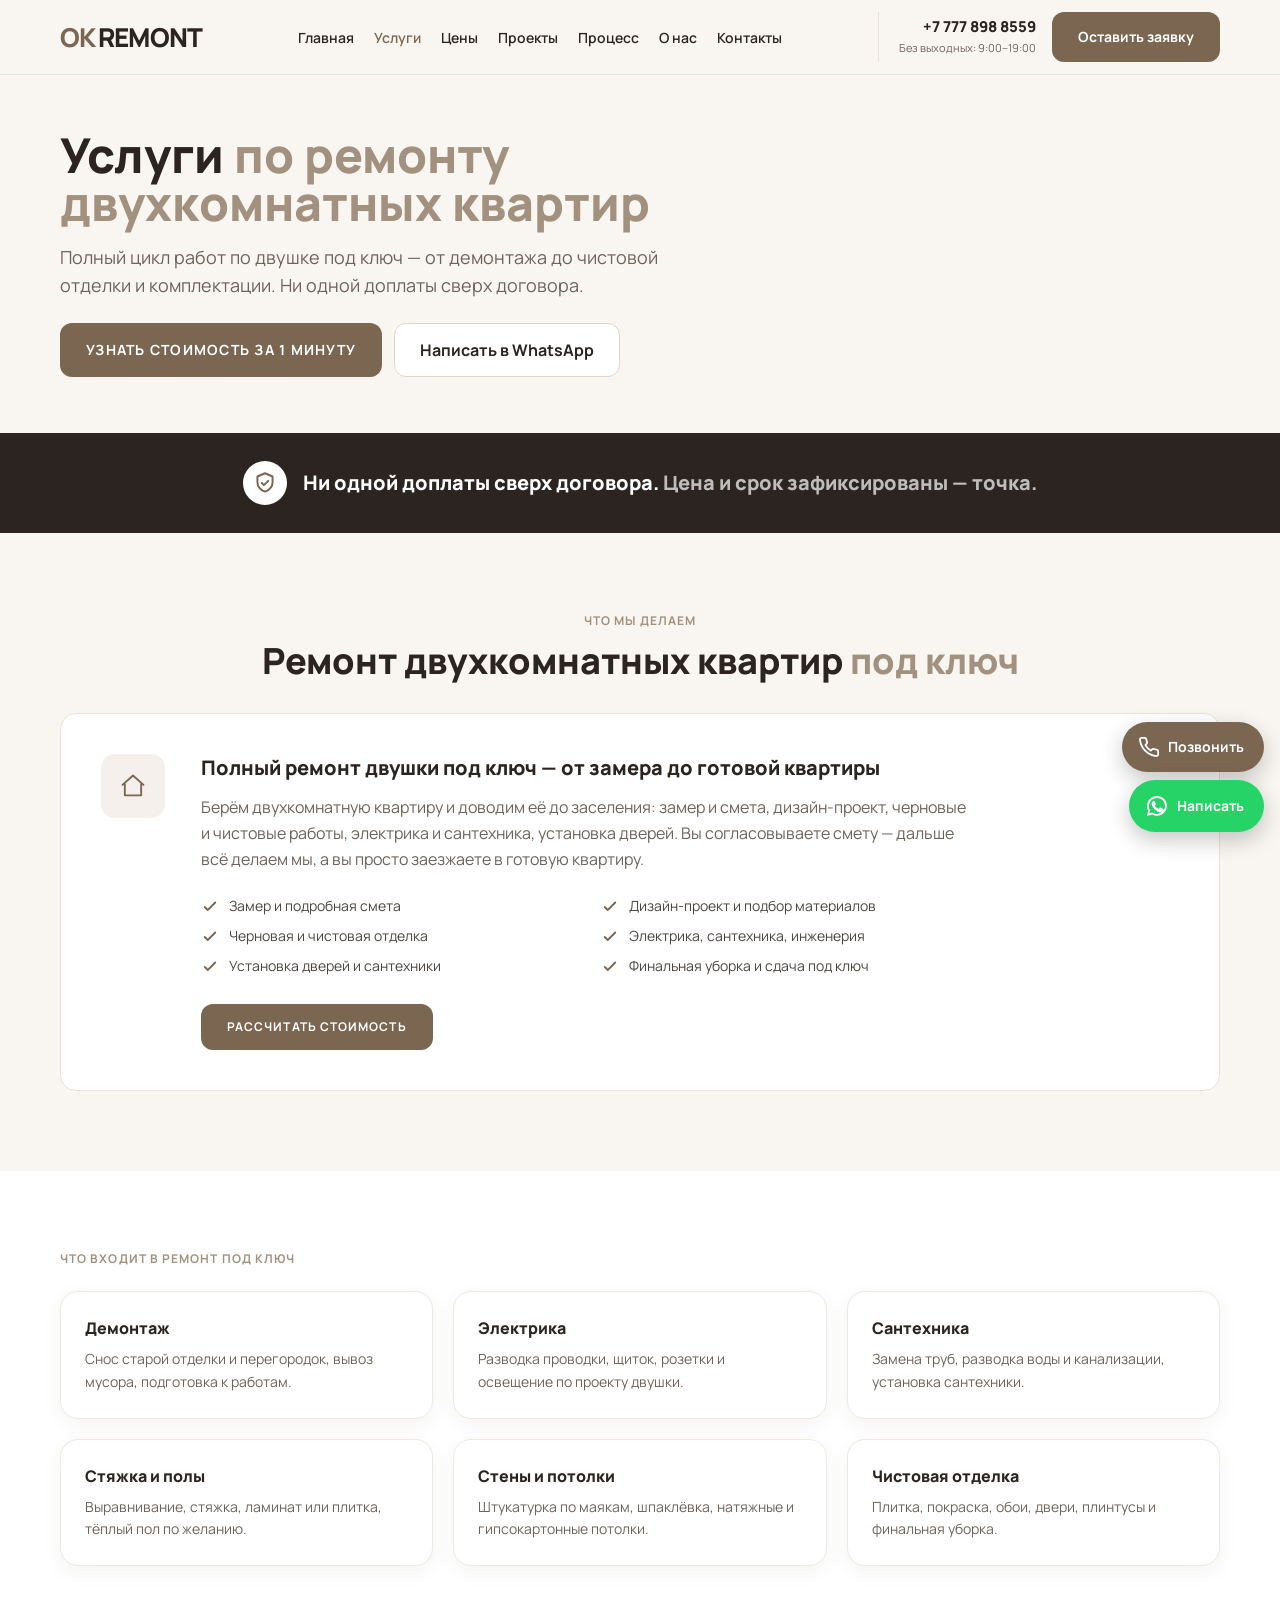
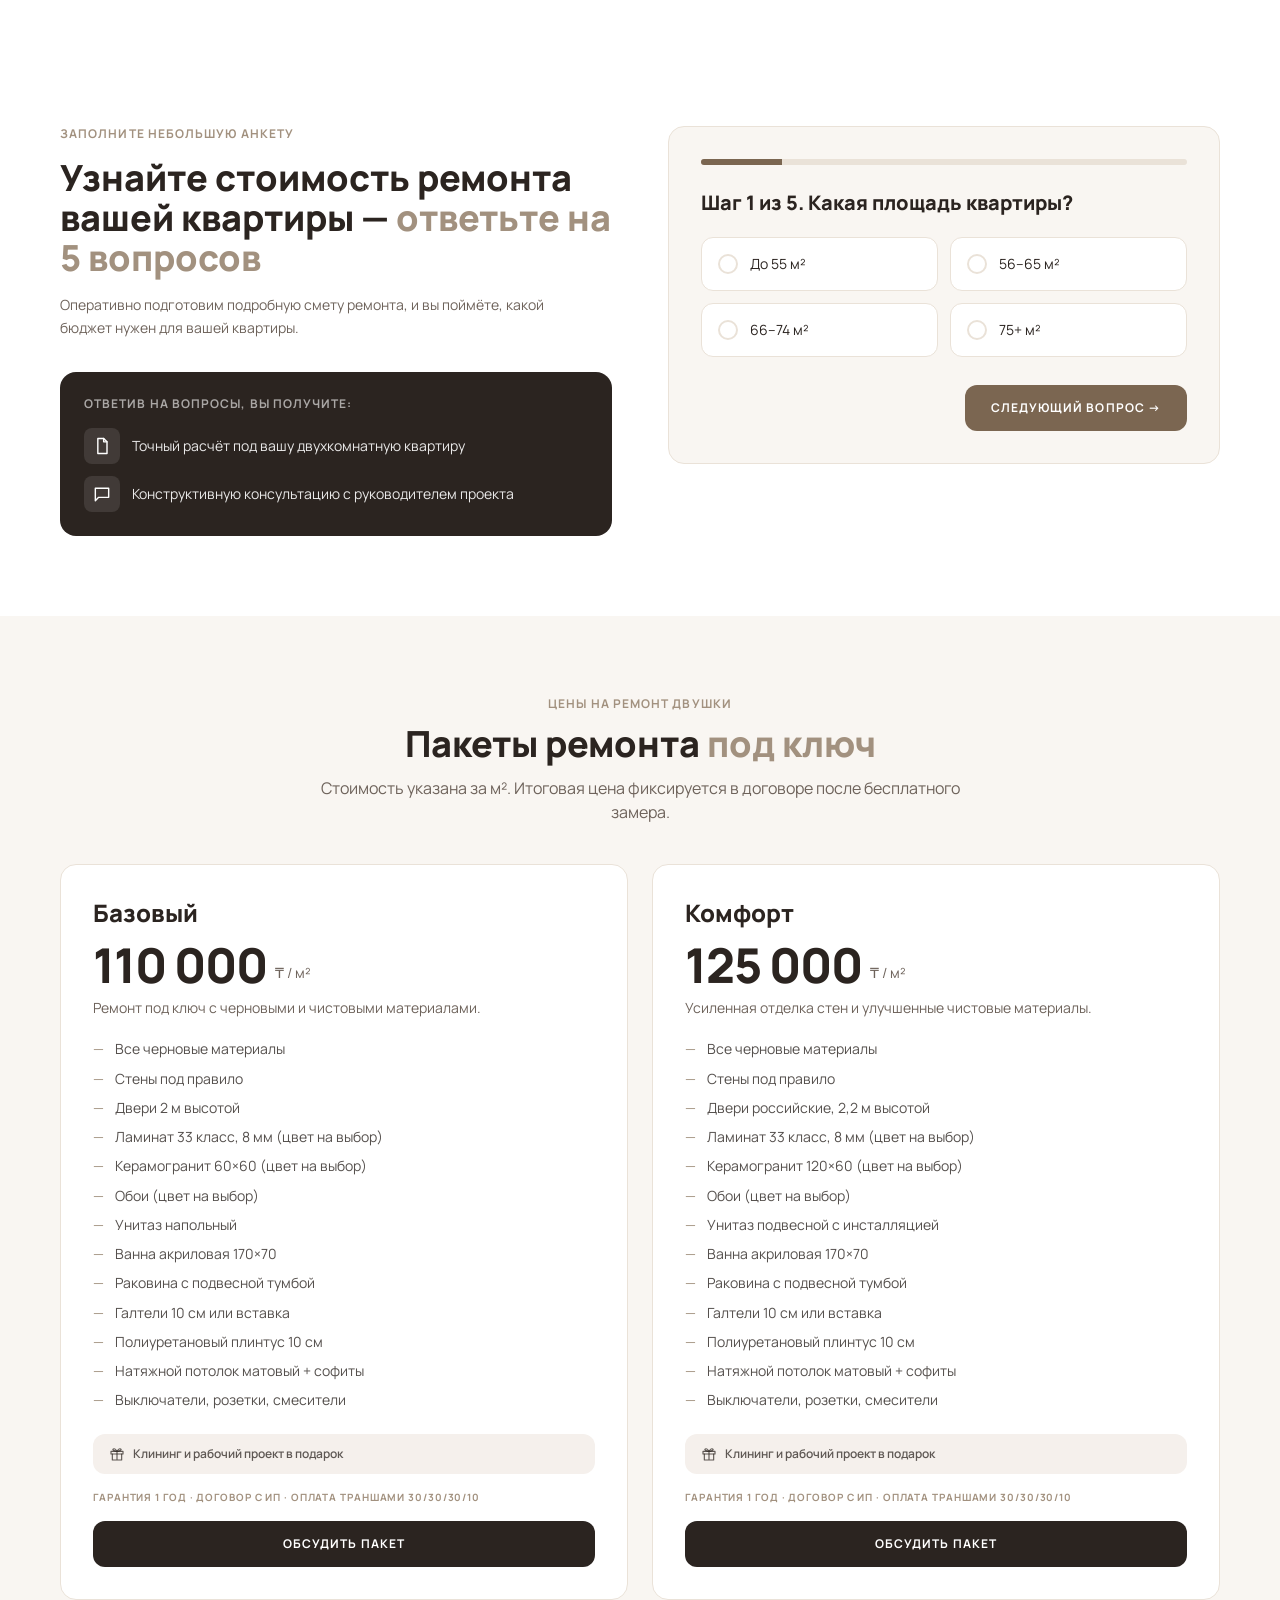
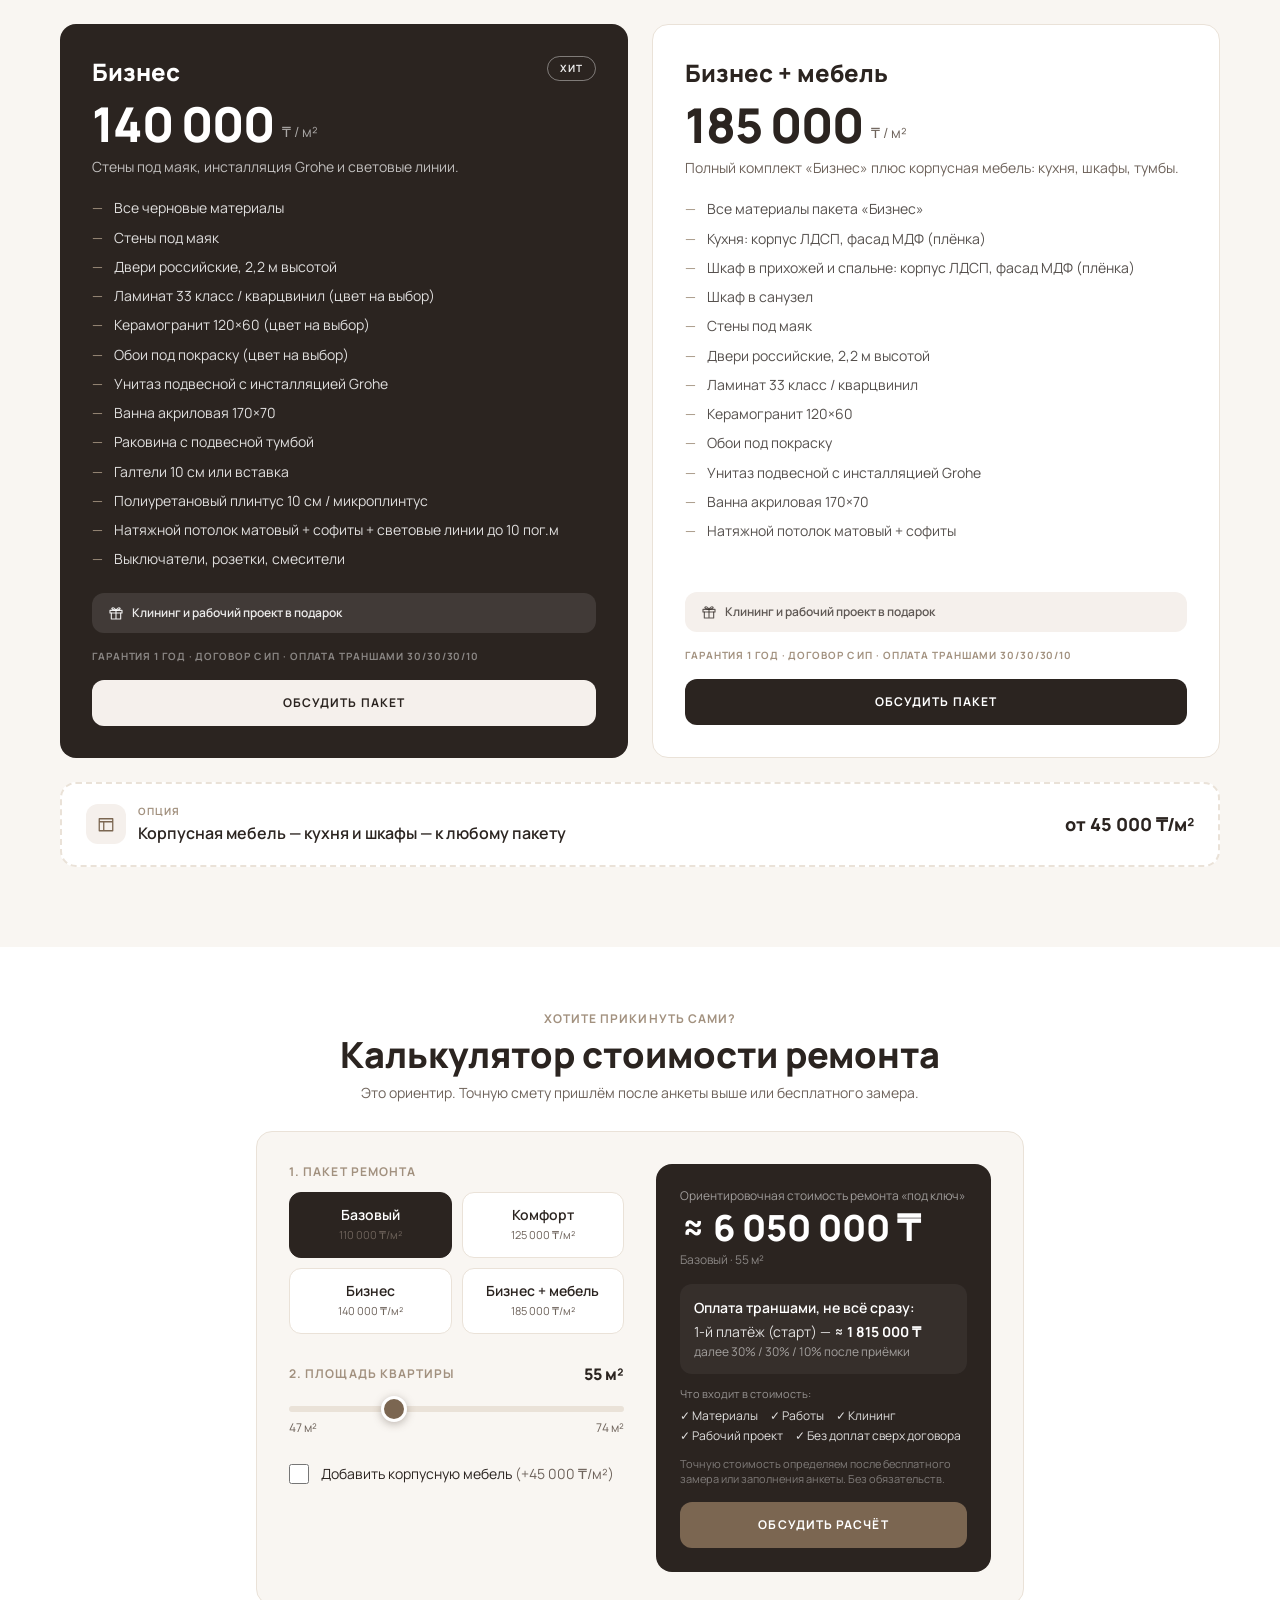
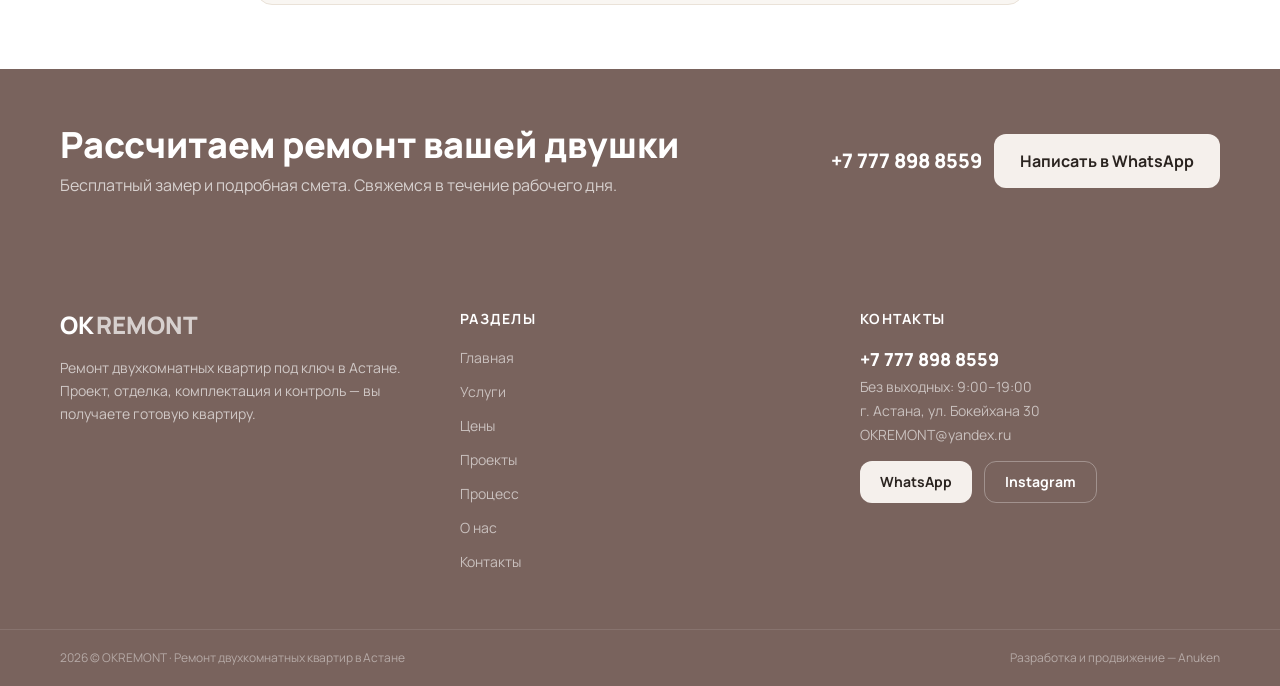
<file: uslugi.html>
<!DOCTYPE html>
<html lang="ru">
<head>
<!-- Google tag (gtag.js) -->
<script async src="https://www.googletagmanager.com/gtag/js?id=G-20V2XTFMRV"></script>
<script>
  window.dataLayer=window.dataLayer||[];function gtag(){dataLayer.push(arguments);}
  gtag('js',new Date());gtag('config','G-20V2XTFMRV');gtag('config','AW-18310963961');
</script>
<meta charset="UTF-8">
<meta name="viewport" content="width=device-width, initial-scale=1.0">
<title>Услуги по ремонту двухкомнатных квартир под ключ в Астане | OKREMONT</title>
<meta name="description" content="Что входит в ремонт двухкомнатной квартиры под ключ: демонтаж, электрика, сантехника, стяжка, отделка. Пакеты и калькулятор. OKREMONT, Астана.">
<meta name="keywords" content="ремонт двухкомнатной квартиры Астана, ремонт 2-комнатной квартиры под ключ, цена ремонта двушки Астана, ремонт квартир Астана, дизайн-проект квартиры, отделка квартир Астана, OKREMONT">
<meta property="og:type" content="website">
<meta property="og:title" content="Услуги по ремонту двухкомнатных квартир под ключ в Астане | OKREMONT">
<meta property="og:description" content="Что входит в ремонт двухкомнатной квартиры под ключ: демонтаж, электрика, сантехника, стяжка, отделка. Пакеты и калькулятор. OKREMONT, Астана.">
<meta property="og:image" content="images/og-banner.jpg">
<link rel="icon" type="image/png" href="images/favicon.png">
<link rel="preconnect" href="https://fonts.googleapis.com">
<link rel="preconnect" href="https://fonts.gstatic.com" crossorigin>
<link href="https://fonts.googleapis.com/css2?family=Manrope:wght@400;500;600;700;800&display=swap" rel="stylesheet">
<link rel="stylesheet" href="styles.css">
<style>
  html{scroll-behavior:smooth}
  body{font-family:'Manrope',sans-serif;color:#2B2420;background:#F9F6F2}
  .wrap{max-width:1200px;margin:0 auto;padding-left:20px;padding-right:20px}
  .up{text-transform:uppercase;letter-spacing:.09em}
  .btn{display:inline-flex;align-items:center;justify-content:center;gap:9px;background:#7B6651;color:#fff;font-weight:700;border-radius:12px;padding:15px 26px;transition:background .2s}
  .btn:hover{background:#6A5643}
  .btn-o{display:inline-flex;align-items:center;justify-content:center;gap:9px;border:1px solid #E0D6C9;color:#2B2420;font-weight:700;border-radius:12px;padding:14px 25px;transition:all .2s;background:#fff}
  .btn-o:hover{border-color:#7B6651;color:#7B6651}
  .btn-l{display:inline-flex;align-items:center;justify-content:center;gap:9px;background:#F5F0EC;color:#2B2420;font-weight:700;border-radius:12px;padding:15px 26px;transition:background .2s}
  .btn-l:hover{background:#fff}
  .btn-d{display:inline-flex;align-items:center;justify-content:center;gap:9px;background:#2B2420;color:#fff;font-weight:700;border-radius:12px;padding:15px 26px;transition:background .2s}
  .btn-d:hover{background:#000}
  .nav-a{font-weight:600;font-size:14px;color:#2B2420;transition:color .2s} .nav-a:hover{color:#7B6651} .nav-a.active{color:#7B6651}
  .card{background:#fff;border:1px solid #EFE9E1;border-radius:18px;box-shadow:0 6px 20px rgba(75,60,50,.06);transition:transform .2s,box-shadow .2s}
  .card:hover{box-shadow:0 14px 38px rgba(75,60,50,.12);transform:translateY(-3px)}
  .ph{position:relative;background:#EDE5D9;overflow:hidden}
  .ph .lbl{position:absolute;inset:0;display:flex;align-items:center;justify-content:center;color:#B3A791;font-size:12px;text-align:center;padding:10px;line-height:1.4}
  .ph img{position:relative;z-index:1;width:100%;height:100%;object-fit:cover;display:block}
  .icon-sq{width:52px;height:52px;border-radius:14px;background:#F5F0EC;display:flex;align-items:center;justify-content:center;color:#7B6651}
  input[type=text],input[type=tel]{border-radius:12px}
  #menu{transition:transform .25s ease}
  .fab{border-radius:9999px;display:flex;align-items:center;justify-content:center;box-shadow:0 8px 22px rgba(0,0,0,.22);transition:transform .2s,opacity .25s}
  .fab:hover{transform:scale(1.06)}
  .hscroll{scrollbar-width:thin;scrollbar-color:#fff5 transparent}
  .hscroll::-webkit-scrollbar{height:6px} .hscroll::-webkit-scrollbar-thumb{background:#ffffff88;border-radius:99px}
  .feat{position:relative;padding-left:22px} .feat::before{content:"—";position:absolute;left:0;color:#A2917F}
  input[type=range]{-webkit-appearance:none;appearance:none;height:6px;border-radius:99px;background:#EAE2D8;outline:none}
  input[type=range]::-webkit-slider-thumb{-webkit-appearance:none;appearance:none;width:26px;height:26px;border-radius:50%;background:#7B6651;cursor:pointer;box-shadow:0 2px 8px rgba(75,60,50,.35);border:3px solid #fff}
  input[type=range]::-moz-range-thumb{width:22px;height:22px;border-radius:50%;background:#7B6651;cursor:pointer;border:3px solid #fff}
  .pkgbtn.on{background:#2B2420;color:#fff;border-color:#2B2420}
  .faq-q{cursor:pointer} .faq-a{max-height:0;overflow:hidden;transition:max-height .3s ease}
  .faq-i.open .faq-a{max-height:360px} .faq-i.open .faq-x{transform:rotate(45deg)} .faq-x{transition:transform .25s}
</style>
<script type="application/ld+json">{"@context": "https://schema.org", "@type": "GeneralContractor", "@id": "https://okremont.kz/#business", "name": "OKREMONT", "description": "Ремонт двухкомнатных квартир под ключ в Астане", "url": "https://okremont.kz/", "telephone": "+77778988559", "email": "OKREMONT@yandex.ru", "image": "https://okremont.kz/images/og-banner.jpg", "priceRange": "₸₸", "address": {"@type": "PostalAddress", "streetAddress": "ул. Бокейхана 30", "addressLocality": "Астана", "addressCountry": "KZ"}, "areaServed": {"@type": "City", "name": "Астана"}, "openingHoursSpecification": {"@type": "OpeningHoursSpecification", "dayOfWeek": ["Monday", "Tuesday", "Wednesday", "Thursday", "Friday", "Saturday", "Sunday"], "opens": "09:00", "closes": "19:00"}, "founder": {"@type": "Person", "name": "Ораз Исин"}, "sameAs": ["https://instagram.com/okremont_ast"], "aggregateRating": {"@type": "AggregateRating", "ratingValue": "4.8", "reviewCount": "25", "bestRating": "5", "worstRating": "1"}}</script>
</head>
<body class="antialiased">
<header class="sticky top-0 z-50 bg-soft/95 backdrop-blur border-b border-line">
  <div class="wrap flex items-center justify-between h-[62px] md:h-[74px]">
    <a href="index.html" class="flex items-baseline gap-0.5 shrink-0 select-none" aria-label="OKREMONT">
  <span class="text-2xl md:text-[26px] font-extrabold tracking-tight text-accent leading-none">OK</span><span class="text-2xl md:text-[26px] font-extrabold tracking-tight text-ink leading-none">REMONT</span></a>
    <nav class="hidden lg:flex items-center gap-5"><a href="index.html" class="nav-a whitespace-nowrap">Главная</a><a href="uslugi.html" class="nav-a active whitespace-nowrap">Услуги</a><a href="prices.html" class="nav-a whitespace-nowrap">Цены</a><a href="portfolio.html" class="nav-a whitespace-nowrap">Проекты</a><a href="process.html" class="nav-a whitespace-nowrap">Процесс</a><a href="o-nas.html" class="nav-a whitespace-nowrap">О нас</a><a href="kontakty.html" class="nav-a whitespace-nowrap">Контакты</a></nav>
    <div class="hidden lg:flex items-center gap-4 pl-5 border-l border-line">
      <div class="text-right leading-tight"><a href="tel:+77778988559" class="block font-extrabold text-ink text-[15px]">+7 777 898 8559</a><span class="text-body text-[11px]">Без выходных: 9:00–19:00</span></div>
      <a href="https://wa.me/77778988559?text=%D0%97%D0%B4%D1%80%D0%B0%D0%B2%D1%81%D1%82%D0%B2%D1%83%D0%B9%D1%82%D0%B5%21%20%F0%9F%91%8B%20%D0%9F%D0%B8%D1%88%D1%83%20%D1%81%20%D1%81%D0%B0%D0%B9%D1%82%D0%B0%20OKREMONT.%0A%D0%98%D0%BD%D1%82%D0%B5%D1%80%D0%B5%D1%81%D1%83%D0%B5%D1%82%20%D1%80%D0%B5%D0%BC%D0%BE%D0%BD%D1%82%20%D0%B4%D0%B2%D1%83%D1%85%D0%BA%D0%BE%D0%BC%D0%BD%D0%B0%D1%82%D0%BD%D0%BE%D0%B9%20%D0%BA%D0%B2%D0%B0%D1%80%D1%82%D0%B8%D1%80%D1%8B%20%D0%BF%D0%BE%D0%B4%20%D0%BA%D0%BB%D1%8E%D1%87.%0A%D0%9F%D0%BE%D0%B4%D1%81%D0%BA%D0%B0%D0%B6%D0%B8%D1%82%D0%B5%2C%20%D0%BF%D0%BE%D0%B6%D0%B0%D0%BB%D1%83%D0%B9%D1%81%D1%82%D0%B0%2C%20%D0%BE%D1%80%D0%B8%D0%B5%D0%BD%D1%82%D0%B8%D1%80%D0%BE%D0%B2%D0%BE%D1%87%D0%BD%D1%83%D1%8E%20%D1%81%D1%82%D0%BE%D0%B8%D0%BC%D0%BE%D1%81%D1%82%D1%8C%20%D0%B8%20%D1%81%D1%80%D0%BE%D0%BA%D0%B8%3F" target="_blank" rel="noopener" class="btn text-sm">Оставить заявку</a>
    </div>
    <button id="burger" aria-label="Меню" class="lg:hidden p-2 -mr-2"><svg width="26" height="26" viewBox="0 0 24 24" fill="none" stroke="#2B2420" stroke-width="2" stroke-linecap="round"><path d="M3 6h18M3 12h18M3 18h18"/></svg></button>
  </div>
</header>
<div id="overlay" class="fixed inset-0 bg-black/40 z-50 hidden lg:hidden"></div>
<aside id="menu" class="fixed top-0 right-0 h-full w-[86%] max-w-[340px] bg-soft z-50 translate-x-full lg:hidden overflow-y-auto shadow-2xl">
  <div class="flex items-center justify-between h-[62px] px-5 border-b border-line"><a href="index.html" class="flex items-baseline gap-0.5 shrink-0 select-none" aria-label="OKREMONT">
  <span class="text-2xl md:text-[26px] font-extrabold tracking-tight text-accent leading-none">OK</span><span class="text-2xl md:text-[26px] font-extrabold tracking-tight text-ink leading-none">REMONT</span></a>
    <button id="close" aria-label="Закрыть" class="p-2 -mr-2"><svg width="26" height="26" viewBox="0 0 24 24" fill="none" stroke="#2B2420" stroke-width="2" stroke-linecap="round"><path d="M6 6l12 12M18 6L6 18"/></svg></button></div>
  <nav class="px-5 pb-6"><a href="index.html" class="mnav block py-3 border-b border-line text-base font-semibold text-ink">Главная</a><a href="uslugi.html" class="mnav block py-3 border-b border-line text-base font-semibold text-ink">Услуги</a><a href="prices.html" class="mnav block py-3 border-b border-line text-base font-semibold text-ink">Цены</a><a href="portfolio.html" class="mnav block py-3 border-b border-line text-base font-semibold text-ink">Проекты</a><a href="process.html" class="mnav block py-3 border-b border-line text-base font-semibold text-ink">Процесс</a><a href="o-nas.html" class="mnav block py-3 border-b border-line text-base font-semibold text-ink">О нас</a><a href="kontakty.html" class="mnav block py-3 border-b border-line text-base font-semibold text-ink">Контакты</a>
    <div class="mt-5 space-y-3"><a href="tel:+77778988559" class="block text-lg font-extrabold text-ink">+7 777 898 8559</a><span class="block text-body text-sm">Без выходных: 9:00–19:00</span>
      <a href="https://wa.me/77778988559?text=%D0%97%D0%B4%D1%80%D0%B0%D0%B2%D1%81%D1%82%D0%B2%D1%83%D0%B9%D1%82%D0%B5%21%20%F0%9F%91%8B%20%D0%9F%D0%B8%D1%88%D1%83%20%D1%81%20%D1%81%D0%B0%D0%B9%D1%82%D0%B0%20OKREMONT.%0A%D0%98%D0%BD%D1%82%D0%B5%D1%80%D0%B5%D1%81%D1%83%D0%B5%D1%82%20%D1%80%D0%B5%D0%BC%D0%BE%D0%BD%D1%82%20%D0%B4%D0%B2%D1%83%D1%85%D0%BA%D0%BE%D0%BC%D0%BD%D0%B0%D1%82%D0%BD%D0%BE%D0%B9%20%D0%BA%D0%B2%D0%B0%D1%80%D1%82%D0%B8%D1%80%D1%8B%20%D0%BF%D0%BE%D0%B4%20%D0%BA%D0%BB%D1%8E%D1%87.%0A%D0%9F%D0%BE%D0%B4%D1%81%D0%BA%D0%B0%D0%B6%D0%B8%D1%82%D0%B5%2C%20%D0%BF%D0%BE%D0%B6%D0%B0%D0%BB%D1%83%D0%B9%D1%81%D1%82%D0%B0%2C%20%D0%BE%D1%80%D0%B8%D0%B5%D0%BD%D1%82%D0%B8%D1%80%D0%BE%D0%B2%D0%BE%D1%87%D0%BD%D1%83%D1%8E%20%D1%81%D1%82%D0%BE%D0%B8%D0%BC%D0%BE%D1%81%D1%82%D1%8C%20%D0%B8%20%D1%81%D1%80%D0%BE%D0%BA%D0%B8%3F" target="_blank" rel="noopener" class="btn w-full">Написать в WhatsApp</a></div>
  </nav>
</aside><section class="bg-soft"><div class="wrap pt-9 md:pt-14 pb-9 md:pb-14">
      <h1 class="text-ink font-extrabold text-3xl md:text-5xl leading-tight max-w-3xl">Услуги <span class="text-taupe">по ремонту двухкомнатных квартир</span></h1>
      <p class="text-body text-base md:text-lg leading-relaxed mt-4 max-w-2xl">Полный цикл работ по двушке под ключ — от демонтажа до чистовой отделки и комплектации. Ни одной доплаты сверх договора.</p>
      <div class="mt-6 flex flex-col sm:flex-row gap-3"><a href="index.html#quiz" class="btn up text-sm">Узнать стоимость за 1 минуту</a><a href="https://wa.me/77778988559?text=%D0%97%D0%B4%D1%80%D0%B0%D0%B2%D1%81%D1%82%D0%B2%D1%83%D0%B9%D1%82%D0%B5%21%20%F0%9F%91%8B%20%D0%9F%D0%B8%D1%88%D1%83%20%D1%81%20%D1%81%D0%B0%D0%B9%D1%82%D0%B0%20OKREMONT.%0A%D0%98%D0%BD%D1%82%D0%B5%D1%80%D0%B5%D1%81%D1%83%D0%B5%D1%82%20%D1%80%D0%B5%D0%BC%D0%BE%D0%BD%D1%82%20%D0%B4%D0%B2%D1%83%D1%85%D0%BA%D0%BE%D0%BC%D0%BD%D0%B0%D1%82%D0%BD%D0%BE%D0%B9%20%D0%BA%D0%B2%D0%B0%D1%80%D1%82%D0%B8%D1%80%D1%8B%20%D0%BF%D0%BE%D0%B4%20%D0%BA%D0%BB%D1%8E%D1%87.%0A%D0%9F%D0%BE%D0%B4%D1%81%D0%BA%D0%B0%D0%B6%D0%B8%D1%82%D0%B5%2C%20%D0%BF%D0%BE%D0%B6%D0%B0%D0%BB%D1%83%D0%B9%D1%81%D1%82%D0%B0%2C%20%D0%BE%D1%80%D0%B8%D0%B5%D0%BD%D1%82%D0%B8%D1%80%D0%BE%D0%B2%D0%BE%D1%87%D0%BD%D1%83%D1%8E%20%D1%81%D1%82%D0%BE%D0%B8%D0%BC%D0%BE%D1%81%D1%82%D1%8C%20%D0%B8%20%D1%81%D1%80%D0%BE%D0%BA%D0%B8%3F" target="_blank" rel="noopener" class="btn-o">Написать в WhatsApp</a></div>
    </div></section>
<section class="bg-ink text-white"><div class="wrap py-6 md:py-7 flex items-center justify-center gap-4 text-center">
  <span class="shrink-0 w-11 h-11 rounded-full bg-white flex items-center justify-center"><svg width="26" height="26" viewBox="0 0 24 24" fill="none" stroke="#7B6651" stroke-width="1.8" stroke-linecap="round" stroke-linejoin="round"><path d="M12 3l7 3v5c0 4.5-3 7.5-7 9-4-1.5-7-4.5-7-9V6z"/><path d="M9 12l2 2 4-4"/></svg></span>
  <p class="text-base md:text-xl font-extrabold leading-tight">Ни одной доплаты сверх договора. <span class="text-white/70">Цена и срок зафиксированы — точка.</span></p>
</div></section>
<section id="uslugi" class="bg-soft"><div class="wrap py-16 md:py-20">
  <div class="text-center mb-8">
    <p class="up text-taupe text-xs font-bold mb-3">Что мы делаем</p>
    <h2 class="text-ink font-extrabold text-2xl md:text-4xl leading-tight">Ремонт двухкомнатных квартир <span class="text-taupe">под ключ</span></h2>
  </div>
  <div class="bg-white border border-line rounded-2xl shadow-soft p-7 md:p-10">
    <div class="flex flex-col md:flex-row gap-6 md:gap-9 items-start">
      <div class="icon-sq shrink-0" style="width:64px;height:64px"><svg width="28" height="28" viewBox="0 0 24 24" fill="none" stroke="currentColor" stroke-width="1.6" stroke-linecap="round" stroke-linejoin="round"><path d="M3 11l9-8 9 8M5 10v10h14V10"/></svg></div>
      <div class="flex-1">
        <h3 class="font-extrabold text-ink text-lg md:text-xl leading-snug mb-3">Полный ремонт двушки под ключ — от замера до готовой квартиры</h3>
        <p class="text-body leading-relaxed mb-6 max-w-3xl">Берём двухкомнатную квартиру и доводим её до заселения: замер и смета, дизайн-проект, черновые и чистовые работы, электрика и сантехника, установка дверей. Вы согласовываете смету — дальше всё делаем мы, а вы просто заезжаете в готовую квартиру.</p>
        <div class="grid sm:grid-cols-2 gap-x-8 gap-y-2.5 mb-7 max-w-3xl"><div class="flex items-start gap-2.5"><span class="shrink-0 mt-0.5"><svg width="18" height="18" viewBox="0 0 24 24" fill="none" stroke="#7B6651" stroke-width="2.4" stroke-linecap="round" stroke-linejoin="round"><path d="M5 12l4 4L19 6"/></svg></span><span class="text-ink/85 text-sm">Замер и подробная смета</span></div><div class="flex items-start gap-2.5"><span class="shrink-0 mt-0.5"><svg width="18" height="18" viewBox="0 0 24 24" fill="none" stroke="#7B6651" stroke-width="2.4" stroke-linecap="round" stroke-linejoin="round"><path d="M5 12l4 4L19 6"/></svg></span><span class="text-ink/85 text-sm">Дизайн-проект и подбор материалов</span></div><div class="flex items-start gap-2.5"><span class="shrink-0 mt-0.5"><svg width="18" height="18" viewBox="0 0 24 24" fill="none" stroke="#7B6651" stroke-width="2.4" stroke-linecap="round" stroke-linejoin="round"><path d="M5 12l4 4L19 6"/></svg></span><span class="text-ink/85 text-sm">Черновая и чистовая отделка</span></div><div class="flex items-start gap-2.5"><span class="shrink-0 mt-0.5"><svg width="18" height="18" viewBox="0 0 24 24" fill="none" stroke="#7B6651" stroke-width="2.4" stroke-linecap="round" stroke-linejoin="round"><path d="M5 12l4 4L19 6"/></svg></span><span class="text-ink/85 text-sm">Электрика, сантехника, инженерия</span></div><div class="flex items-start gap-2.5"><span class="shrink-0 mt-0.5"><svg width="18" height="18" viewBox="0 0 24 24" fill="none" stroke="#7B6651" stroke-width="2.4" stroke-linecap="round" stroke-linejoin="round"><path d="M5 12l4 4L19 6"/></svg></span><span class="text-ink/85 text-sm">Установка дверей и сантехники</span></div><div class="flex items-start gap-2.5"><span class="shrink-0 mt-0.5"><svg width="18" height="18" viewBox="0 0 24 24" fill="none" stroke="#7B6651" stroke-width="2.4" stroke-linecap="round" stroke-linejoin="round"><path d="M5 12l4 4L19 6"/></svg></span><span class="text-ink/85 text-sm">Финальная уборка и сдача под ключ</span></div></div>
        <a href="https://wa.me/77778988559?text=%D0%97%D0%B4%D1%80%D0%B0%D0%B2%D1%81%D1%82%D0%B2%D1%83%D0%B9%D1%82%D0%B5%21%20%F0%9F%91%8B%20%D0%9F%D0%B8%D1%88%D1%83%20%D1%81%20%D1%81%D0%B0%D0%B9%D1%82%D0%B0%20OKREMONT.%0A%D0%A5%D0%BE%D1%87%D1%83%20%D1%80%D0%B0%D1%81%D1%81%D1%87%D0%B8%D1%82%D0%B0%D1%82%D1%8C%20%D1%81%D1%82%D0%BE%D0%B8%D0%BC%D0%BE%D1%81%D1%82%D1%8C%20%D1%80%D0%B5%D0%BC%D0%BE%D0%BD%D1%82%D0%B0%20%D0%B4%D0%B2%D1%83%D1%85%D0%BA%D0%BE%D0%BC%D0%BD%D0%B0%D1%82%D0%BD%D0%BE%D0%B9%20%D0%BA%D0%B2%D0%B0%D1%80%D1%82%D0%B8%D1%80%D1%8B%20%D0%BF%D0%BE%D0%B4%20%D0%BA%D0%BB%D1%8E%D1%87.%0A%D0%9F%D0%BE%D0%B4%D1%81%D0%BA%D0%B0%D0%B6%D0%B8%D1%82%D0%B5%2C%20%D0%BF%D0%BE%D0%B6%D0%B0%D0%BB%D1%83%D0%B9%D1%81%D1%82%D0%B0." target="_blank" rel="noopener" class="btn up text-xs">Рассчитать стоимость</a>
      </div>
    </div>
  </div>
</div></section><section class="bg-white"><div class="wrap py-16 md:py-20"><p class="up text-taupe text-xs font-bold mb-6">Что входит в ремонт под ключ</p><div class="grid grid-cols-1 sm:grid-cols-2 lg:grid-cols-3 gap-5"><div class="card p-6"><h3 class="font-extrabold text-ink text-base mb-2">Демонтаж</h3><p class="text-body text-sm leading-relaxed">Снос старой отделки и перегородок, вывоз мусора, подготовка к работам.</p></div><div class="card p-6"><h3 class="font-extrabold text-ink text-base mb-2">Электрика</h3><p class="text-body text-sm leading-relaxed">Разводка проводки, щиток, розетки и освещение по проекту двушки.</p></div><div class="card p-6"><h3 class="font-extrabold text-ink text-base mb-2">Сантехника</h3><p class="text-body text-sm leading-relaxed">Замена труб, разводка воды и канализации, установка сантехники.</p></div><div class="card p-6"><h3 class="font-extrabold text-ink text-base mb-2">Стяжка и полы</h3><p class="text-body text-sm leading-relaxed">Выравнивание, стяжка, ламинат или плитка, тёплый пол по желанию.</p></div><div class="card p-6"><h3 class="font-extrabold text-ink text-base mb-2">Стены и потолки</h3><p class="text-body text-sm leading-relaxed">Штукатурка по маякам, шпаклёвка, натяжные и гипсокартонные потолки.</p></div><div class="card p-6"><h3 class="font-extrabold text-ink text-base mb-2">Чистовая отделка</h3><p class="text-body text-sm leading-relaxed">Плитка, покраска, обои, двери, плинтусы и финальная уборка.</p></div></div></div></section>
<section id="quiz" class="bg-white"><div class="wrap py-16 md:py-20">
  <div class="grid grid-cols-1 lg:grid-cols-2 gap-10 lg:gap-14 items-start">
    <div><p class="up text-taupe text-xs font-bold mb-4">Заполните небольшую анкету</p>
      <h2 class="text-ink font-extrabold text-2xl md:text-4xl leading-tight mb-4">Узнайте стоимость ремонта вашей квартиры — <span class="text-taupe">ответьте на 5 вопросов</span></h2>
      <p class="text-body text-sm leading-relaxed mb-8 max-w-lg">Оперативно подготовим подробную смету ремонта, и вы поймёте, какой бюджет нужен для вашей квартиры.</p>
      
      <div class="bg-ink text-white rounded-2xl p-6"><p class="up text-white/60 text-xs font-bold mb-4">Ответив на вопросы, вы получите:</p>
        <div class="flex items-center gap-3 mb-3"><span class="w-9 h-9 rounded-lg bg-white/10 flex items-center justify-center text-white shrink-0"><svg width="20" height="20" viewBox="0 0 24 24" fill="none" stroke="currentColor" stroke-width="1.7" stroke-linecap="round" stroke-linejoin="round"><path d="M7 3h7l4 4v14H7z"/><path d="M14 3v4h4"/></svg></span><span class="text-sm text-white/90">Точный расчёт под вашу двухкомнатную квартиру</span></div>
        <div class="flex items-center gap-3"><span class="w-9 h-9 rounded-lg bg-white/10 flex items-center justify-center text-white shrink-0"><svg width="20" height="20" viewBox="0 0 24 24" fill="none" stroke="currentColor" stroke-width="1.7" stroke-linecap="round" stroke-linejoin="round"><path d="M4 5h16v11H8l-4 4z"/></svg></span><span class="text-sm text-white/90">Конструктивную консультацию с руководителем проекта</span></div></div></div>
    <div class="bg-soft rounded-2xl p-6 md:p-8 border border-line">
      <div class="h-1.5 bg-line rounded-full mb-6 overflow-hidden"><div id="qbar" class="h-full bg-accent" style="width:20%"></div></div>
      <div id="qbox"><h3 id="qtitle" class="font-extrabold text-ink text-lg md:text-xl mb-5"></h3><div id="qopts"></div></div>
      <div id="qcontact" class="hidden"><h3 class="font-extrabold text-ink text-lg md:text-xl mb-2">Куда отправить смету?</h3>
        <p class="text-body text-sm mb-5">Оставьте контакты — пришлём расчёт и консультацию руководителя проекта в WhatsApp.</p>
        <div class="space-y-3 mb-2"><input id="qname" type="text" placeholder="Ваше имя" class="w-full px-4 py-3 bg-white border border-line text-ink outline-none"><input id="qphone" type="tel" placeholder="Телефон" class="w-full px-4 py-3 bg-white border border-line text-ink outline-none"></div>
        <p class="text-body text-xs mt-3">Пришлём расчёт без спама и обязательств.</p></div>
      <div class="flex items-center justify-between mt-7"><button id="qback" class="up text-xs font-bold px-5 py-3 rounded-xl bg-white border border-line text-body hover:text-ink transition">← Назад</button><button id="qnext" class="btn up text-xs">Следующий вопрос →</button></div>
    </div></div></div></section>
<script>
(function(){
  var Q=[
    {t:"Какая площадь квартиры?",o:[["До 55 м²"],["56–65 м²"],["66–74 м²"],["75+ м²"]]},
    {t:"В каком состоянии квартира?",o:[["Черновая"],["Предчистовая"],["Не знаю"]]},
    {t:"Квартира уже готова к ремонту?",o:[["Ключи уже на руках"],["Получу ключи в течение месяца"],["Дом будет сдан позже"]]},
    {t:"Что для вас наиболее важно?",o:[["Скорость ремонта"],["Качество"],["Гарантия результата"]]},
    {t:"Какой уровень ремонта рассматриваете?",o:[["Базовый"],["Комфорт"],["Бизнес"],["Нужна консультация"]]}
  ];
  var MAP={"До 55 м²":"до 55 м²","56–65 м²":"56–65 м²","66–74 м²":"66–74 м²","75+ м²":"75+ м²",
    "Черновая":"черновая","Предчистовая":"предчистовая","Не знаю":"не знает, нужна подсказка \u26a0\ufe0f",
    "Ключи уже на руках":"ключи на руках \ud83d\udd25","Получу ключи в течение месяца":"ключи в течение месяца","Дом будет сдан позже":"сдача позже",
    "Скорость ремонта":"важен СРОК","Качество":"важно КАЧЕСТВО","Гарантия результата":"важны ГАРАНТИИ (доведёте до конца)",
    "Базовый":"Базовый","Комфорт":"Комфорт","Бизнес":"Бизнес","Нужна консультация":"не выбрал \u2014 нужна консультация \ud83d\udcde"};
  function track(ev){try{if(typeof gtag==='function')gtag('event',ev);}catch(e){}}
  var step=0,ans=[];
  var box=document.getElementById('qbox'),ct=document.getElementById('qcontact'),ti=document.getElementById('qtitle'),op=document.getElementById('qopts'),bar=document.getElementById('qbar'),bk=document.getElementById('qback'),nx=document.getElementById('qnext');
  function render(){
    var total=Q.length+1; bar.style.width=((step+1)/total*100)+'%';
    if(step<Q.length){
      box.classList.remove('hidden');ct.classList.add('hidden');
      ti.textContent='Шаг '+(step+1)+' из '+Q.length+'. '+Q[step].t;
      op.className='grid grid-cols-1 sm:grid-cols-2 gap-3';op.innerHTML='';
      Q[step].o.forEach(function(o){
        var sel=ans[step]===o[0];var b=document.createElement('button');b.type='button';
        b.className='flex items-center gap-3 text-left p-4 rounded-xl border '+(sel?'border-accent bg-white':'border-line bg-white')+' hover:border-accent transition';
        b.innerHTML='<span class="shrink-0 w-5 h-5 rounded-full border-2 '+(sel?'border-accent':'border-line')+' flex items-center justify-center">'+(sel?'<span class="w-2.5 h-2.5 rounded-full bg-accent"></span>':'')+'</span><span class="text-ink text-sm '+(sel?'font-semibold':'')+'">'+o[0]+'</span>';
        b.onclick=function(){ans[step]=o[0];render();};op.appendChild(b);
      });
      nx.textContent=step===Q.length-1?'Далее →':'Следующий вопрос →';
    }else{box.classList.add('hidden');ct.classList.remove('hidden');nx.textContent='Получить смету в WhatsApp';}
    bk.style.visibility=step===0?'hidden':'visible';
  }
  nx.onclick=function(){
    if(step<Q.length){
      if(!ans[step]){op.classList.add('animate-pulse');setTimeout(function(){op.classList.remove('animate-pulse');},400);return;}
      track('quiz_step_'+(step+1)); step++; render();
    }else{
      var nameEl=document.getElementById('qname'),phEl=document.getElementById('qphone');
      var n=nameEl.value.trim(),p=phEl.value.trim(),digits=p.replace(/\D/g,''),ok=true;
      if(!n){nameEl.style.borderColor='#dc2626';ok=false;}else nameEl.style.borderColor='';
      if(digits.length<10){phEl.style.borderColor='#dc2626';ok=false;}else phEl.style.borderColor='';
      if(!ok)return;
      var m=function(i){return encodeURIComponent(MAP[ans[i]]||ans[i]||'—');};
      var msg='Здравствуйте! 👋 Заявка с сайта OKREMONT.'
        +'%0A%0AИмя: '+encodeURIComponent(n)
        +'%0AПлощадь: '+m(0)+'%0AСостояние: '+m(1)+'%0AГотовность: '+m(2)+'%0AПриоритет: '+m(3)+'%0AПакет: '+m(4)
        +'%0AТелефон: '+encodeURIComponent(p)
        +'%0A%0AПрошу подготовить смету.';
      track('quiz_completed');
      try{if(typeof gtag==='function')gtag('event','conversion',{'send_to':'AW-18310963961/U4JrCIGaoc4cEPnFrJtE'});}catch(e){}
      /* CRM (Kommo/amoCRM): раскомментируйте и укажите ваш вебхук —
         fetch('ВАШ_CRM_WEBHOOK',{method:'POST',headers:{'Content-Type':'application/json'},body:JSON.stringify({name:n,phone:p,answers:ans})}); */
      window.open('https://wa.me/77778988559?text='+msg,'_blank');
    }
  };
  bk.onclick=function(){if(step>0){step--;render();}};render();
})();
</script>
<section id="prices" class="bg-soft"><div class="wrap py-16 md:py-20">
  <div class="text-center mb-10"><p class="up text-taupe text-xs font-bold mb-3">Цены на ремонт двушки</p>
    <h2 class="text-ink font-extrabold text-2xl md:text-4xl leading-tight">Пакеты ремонта <span class="text-taupe">под ключ</span></h2>
    <p class="text-body mt-3 max-w-2xl mx-auto">Стоимость указана за м². Итоговая цена фиксируется в договоре после бесплатного замера.</p></div>
  <div class="grid grid-cols-1 md:grid-cols-2 gap-5 md:gap-6"><div class="bg-white text-ink border border-line rounded-2xl p-7 md:p-8 flex flex-col shadow-soft">
      <div class="flex items-start justify-between gap-3 mb-3"><h3 class="text-2xl font-extrabold">Базовый</h3></div>
      <div class="flex items-end gap-2 mb-2"><span class="text-4xl md:text-5xl font-extrabold tracking-tight">110 000</span><span class="text-body text-sm mb-1.5">₸ / м²</span></div>
      <p class="text-body text-sm mb-5 leading-relaxed">Ремонт под ключ с черновыми и чистовыми материалами.</p>
      <ul class="space-y-2.5 mb-6 flex-1"><li class="feat text-sm text-ink/80 leading-snug">Все черновые материалы</li><li class="feat text-sm text-ink/80 leading-snug">Стены под правило</li><li class="feat text-sm text-ink/80 leading-snug">Двери 2 м высотой</li><li class="feat text-sm text-ink/80 leading-snug">Ламинат 33 класс, 8 мм (цвет на выбор)</li><li class="feat text-sm text-ink/80 leading-snug">Керамогранит 60×60 (цвет на выбор)</li><li class="feat text-sm text-ink/80 leading-snug">Обои (цвет на выбор)</li><li class="feat text-sm text-ink/80 leading-snug">Унитаз напольный</li><li class="feat text-sm text-ink/80 leading-snug">Ванна акриловая 170×70</li><li class="feat text-sm text-ink/80 leading-snug">Раковина с подвесной тумбой</li><li class="feat text-sm text-ink/80 leading-snug">Галтели 10 см или вставка</li><li class="feat text-sm text-ink/80 leading-snug">Полиуретановый плинтус 10 см</li><li class="feat text-sm text-ink/80 leading-snug">Натяжной потолок матовый + софиты</li><li class="feat text-sm text-ink/80 leading-snug">Выключатели, розетки, смесители</li></ul>
      <div class="flex items-center gap-2 bg-alt text-ink/75 rounded-xl px-4 py-3 mb-4"><svg width="16" height="16" viewBox="0 0 24 24" fill="none" stroke="currentColor" stroke-width="1.7" stroke-linecap="round" stroke-linejoin="round"><rect x="3" y="8" width="18" height="4"/><path d="M12 8v13M5 12v9h14v-9M12 8S9 3 6.5 4.5 9 8 12 8zM12 8s3-5 5.5-3.5S15 8 12 8z"/></svg><span class="text-xs font-semibold">Клининг и рабочий проект в подарок</span></div>
      <p class="up text-taupe text-[10px] font-bold mb-4">Гарантия 1 год · Договор с ИП · Оплата траншами 30/30/30/10</p>
      <a href="https://wa.me/77778988559?text=%D0%97%D0%B4%D1%80%D0%B0%D0%B2%D1%81%D1%82%D0%B2%D1%83%D0%B9%D1%82%D0%B5%21%20%F0%9F%91%8B%20%D0%9F%D0%B8%D1%88%D1%83%20%D1%81%20%D1%81%D0%B0%D0%B9%D1%82%D0%B0%20OKREMONT.%0A%D0%98%D0%BD%D1%82%D0%B5%D1%80%D0%B5%D1%81%D1%83%D0%B5%D1%82%20%D0%BF%D0%B0%D0%BA%D0%B5%D1%82%20%C2%AB%D0%91%D0%B0%D0%B7%D0%BE%D0%B2%D1%8B%D0%B9%C2%BB%20%E2%80%94%20110%20000%20%E2%82%B8/%D0%BC%C2%B2%20%D0%B4%D0%BB%D1%8F%20%D1%80%D0%B5%D0%BC%D0%BE%D0%BD%D1%82%D0%B0%20%D0%B4%D0%B2%D1%83%D1%85%D0%BA%D0%BE%D0%BC%D0%BD%D0%B0%D1%82%D0%BD%D0%BE%D0%B9%20%D0%BA%D0%B2%D0%B0%D1%80%D1%82%D0%B8%D1%80%D1%8B.%0A%D0%9F%D0%BE%D0%B4%D1%81%D0%BA%D0%B0%D0%B6%D0%B8%D1%82%D0%B5%2C%20%D0%BF%D0%BE%D0%B6%D0%B0%D0%BB%D1%83%D0%B9%D1%81%D1%82%D0%B0%2C%20%D1%87%D1%82%D0%BE%20%D0%B2%D1%85%D0%BE%D0%B4%D0%B8%D1%82%20%D0%B8%20%D0%BA%D0%B0%D0%BA%20%D0%BF%D0%BE%D0%BB%D1%83%D1%87%D0%B8%D1%82%D1%8C%20%D1%81%D0%BC%D0%B5%D1%82%D1%83%3F" target="_blank" rel="noopener" class="btn-d w-full up text-xs">Обсудить пакет</a></div><div class="bg-white text-ink border border-line rounded-2xl p-7 md:p-8 flex flex-col shadow-soft">
      <div class="flex items-start justify-between gap-3 mb-3"><h3 class="text-2xl font-extrabold">Комфорт</h3></div>
      <div class="flex items-end gap-2 mb-2"><span class="text-4xl md:text-5xl font-extrabold tracking-tight">125 000</span><span class="text-body text-sm mb-1.5">₸ / м²</span></div>
      <p class="text-body text-sm mb-5 leading-relaxed">Усиленная отделка стен и улучшенные чистовые материалы.</p>
      <ul class="space-y-2.5 mb-6 flex-1"><li class="feat text-sm text-ink/80 leading-snug">Все черновые материалы</li><li class="feat text-sm text-ink/80 leading-snug">Стены под правило</li><li class="feat text-sm text-ink/80 leading-snug">Двери российские, 2,2 м высотой</li><li class="feat text-sm text-ink/80 leading-snug">Ламинат 33 класс, 8 мм (цвет на выбор)</li><li class="feat text-sm text-ink/80 leading-snug">Керамогранит 120×60 (цвет на выбор)</li><li class="feat text-sm text-ink/80 leading-snug">Обои (цвет на выбор)</li><li class="feat text-sm text-ink/80 leading-snug">Унитаз подвесной с инсталляцией</li><li class="feat text-sm text-ink/80 leading-snug">Ванна акриловая 170×70</li><li class="feat text-sm text-ink/80 leading-snug">Раковина с подвесной тумбой</li><li class="feat text-sm text-ink/80 leading-snug">Галтели 10 см или вставка</li><li class="feat text-sm text-ink/80 leading-snug">Полиуретановый плинтус 10 см</li><li class="feat text-sm text-ink/80 leading-snug">Натяжной потолок матовый + софиты</li><li class="feat text-sm text-ink/80 leading-snug">Выключатели, розетки, смесители</li></ul>
      <div class="flex items-center gap-2 bg-alt text-ink/75 rounded-xl px-4 py-3 mb-4"><svg width="16" height="16" viewBox="0 0 24 24" fill="none" stroke="currentColor" stroke-width="1.7" stroke-linecap="round" stroke-linejoin="round"><rect x="3" y="8" width="18" height="4"/><path d="M12 8v13M5 12v9h14v-9M12 8S9 3 6.5 4.5 9 8 12 8zM12 8s3-5 5.5-3.5S15 8 12 8z"/></svg><span class="text-xs font-semibold">Клининг и рабочий проект в подарок</span></div>
      <p class="up text-taupe text-[10px] font-bold mb-4">Гарантия 1 год · Договор с ИП · Оплата траншами 30/30/30/10</p>
      <a href="https://wa.me/77778988559?text=%D0%97%D0%B4%D1%80%D0%B0%D0%B2%D1%81%D1%82%D0%B2%D1%83%D0%B9%D1%82%D0%B5%21%20%F0%9F%91%8B%20%D0%9F%D0%B8%D1%88%D1%83%20%D1%81%20%D1%81%D0%B0%D0%B9%D1%82%D0%B0%20OKREMONT.%0A%D0%98%D0%BD%D1%82%D0%B5%D1%80%D0%B5%D1%81%D1%83%D0%B5%D1%82%20%D0%BF%D0%B0%D0%BA%D0%B5%D1%82%20%C2%AB%D0%9A%D0%BE%D0%BC%D1%84%D0%BE%D1%80%D1%82%C2%BB%20%E2%80%94%20125%20000%20%E2%82%B8/%D0%BC%C2%B2%20%D0%B4%D0%BB%D1%8F%20%D1%80%D0%B5%D0%BC%D0%BE%D0%BD%D1%82%D0%B0%20%D0%B4%D0%B2%D1%83%D1%85%D0%BA%D0%BE%D0%BC%D0%BD%D0%B0%D1%82%D0%BD%D0%BE%D0%B9%20%D0%BA%D0%B2%D0%B0%D1%80%D1%82%D0%B8%D1%80%D1%8B.%0A%D0%9F%D0%BE%D0%B4%D1%81%D0%BA%D0%B0%D0%B6%D0%B8%D1%82%D0%B5%2C%20%D0%BF%D0%BE%D0%B6%D0%B0%D0%BB%D1%83%D0%B9%D1%81%D1%82%D0%B0%2C%20%D1%87%D1%82%D0%BE%20%D0%B2%D1%85%D0%BE%D0%B4%D0%B8%D1%82%20%D0%B8%20%D0%BA%D0%B0%D0%BA%20%D0%BF%D0%BE%D0%BB%D1%83%D1%87%D0%B8%D1%82%D1%8C%20%D1%81%D0%BC%D0%B5%D1%82%D1%83%3F" target="_blank" rel="noopener" class="btn-d w-full up text-xs">Обсудить пакет</a></div><div class="bg-ink text-white rounded-2xl p-7 md:p-8 flex flex-col shadow-soft">
      <div class="flex items-start justify-between gap-3 mb-3"><h3 class="text-2xl font-extrabold">Бизнес</h3><span class="up text-[10px] font-bold px-3 py-1 rounded-full border border-white/40 text-white/90">хит</span></div>
      <div class="flex items-end gap-2 mb-2"><span class="text-4xl md:text-5xl font-extrabold tracking-tight">140 000</span><span class="text-white/60 text-sm mb-1.5">₸ / м²</span></div>
      <p class="text-white/70 text-sm mb-5 leading-relaxed">Стены под маяк, инсталляция Grohe и световые линии.</p>
      <ul class="space-y-2.5 mb-6 flex-1"><li class="feat text-sm text-white/85 leading-snug">Все черновые материалы</li><li class="feat text-sm text-white/85 leading-snug">Стены под маяк</li><li class="feat text-sm text-white/85 leading-snug">Двери российские, 2,2 м высотой</li><li class="feat text-sm text-white/85 leading-snug">Ламинат 33 класс / кварцвинил (цвет на выбор)</li><li class="feat text-sm text-white/85 leading-snug">Керамогранит 120×60 (цвет на выбор)</li><li class="feat text-sm text-white/85 leading-snug">Обои под покраску (цвет на выбор)</li><li class="feat text-sm text-white/85 leading-snug">Унитаз подвесной с инсталляцией Grohe</li><li class="feat text-sm text-white/85 leading-snug">Ванна акриловая 170×70</li><li class="feat text-sm text-white/85 leading-snug">Раковина с подвесной тумбой</li><li class="feat text-sm text-white/85 leading-snug">Галтели 10 см или вставка</li><li class="feat text-sm text-white/85 leading-snug">Полиуретановый плинтус 10 см / микроплинтус</li><li class="feat text-sm text-white/85 leading-snug">Натяжной потолок матовый + софиты + световые линии до 10 пог.м</li><li class="feat text-sm text-white/85 leading-snug">Выключатели, розетки, смесители</li></ul>
      <div class="flex items-center gap-2 bg-white/10 text-white/90 rounded-xl px-4 py-3 mb-4"><svg width="16" height="16" viewBox="0 0 24 24" fill="none" stroke="currentColor" stroke-width="1.7" stroke-linecap="round" stroke-linejoin="round"><rect x="3" y="8" width="18" height="4"/><path d="M12 8v13M5 12v9h14v-9M12 8S9 3 6.5 4.5 9 8 12 8zM12 8s3-5 5.5-3.5S15 8 12 8z"/></svg><span class="text-xs font-semibold">Клининг и рабочий проект в подарок</span></div>
      <p class="up text-white/45 text-[10px] font-bold mb-4">Гарантия 1 год · Договор с ИП · Оплата траншами 30/30/30/10</p>
      <a href="https://wa.me/77778988559?text=%D0%97%D0%B4%D1%80%D0%B0%D0%B2%D1%81%D1%82%D0%B2%D1%83%D0%B9%D1%82%D0%B5%21%20%F0%9F%91%8B%20%D0%9F%D0%B8%D1%88%D1%83%20%D1%81%20%D1%81%D0%B0%D0%B9%D1%82%D0%B0%20OKREMONT.%0A%D0%98%D0%BD%D1%82%D0%B5%D1%80%D0%B5%D1%81%D1%83%D0%B5%D1%82%20%D0%BF%D0%B0%D0%BA%D0%B5%D1%82%20%C2%AB%D0%91%D0%B8%D0%B7%D0%BD%D0%B5%D1%81%C2%BB%20%E2%80%94%20140%20000%20%E2%82%B8/%D0%BC%C2%B2%20%D0%B4%D0%BB%D1%8F%20%D1%80%D0%B5%D0%BC%D0%BE%D0%BD%D1%82%D0%B0%20%D0%B4%D0%B2%D1%83%D1%85%D0%BA%D0%BE%D0%BC%D0%BD%D0%B0%D1%82%D0%BD%D0%BE%D0%B9%20%D0%BA%D0%B2%D0%B0%D1%80%D1%82%D0%B8%D1%80%D1%8B.%0A%D0%9F%D0%BE%D0%B4%D1%81%D0%BA%D0%B0%D0%B6%D0%B8%D1%82%D0%B5%2C%20%D0%BF%D0%BE%D0%B6%D0%B0%D0%BB%D1%83%D0%B9%D1%81%D1%82%D0%B0%2C%20%D1%87%D1%82%D0%BE%20%D0%B2%D1%85%D0%BE%D0%B4%D0%B8%D1%82%20%D0%B8%20%D0%BA%D0%B0%D0%BA%20%D0%BF%D0%BE%D0%BB%D1%83%D1%87%D0%B8%D1%82%D1%8C%20%D1%81%D0%BC%D0%B5%D1%82%D1%83%3F" target="_blank" rel="noopener" class="btn-l w-full up text-xs">Обсудить пакет</a></div><div class="bg-white text-ink border border-line rounded-2xl p-7 md:p-8 flex flex-col shadow-soft">
      <div class="flex items-start justify-between gap-3 mb-3"><h3 class="text-2xl font-extrabold">Бизнес + мебель</h3></div>
      <div class="flex items-end gap-2 mb-2"><span class="text-4xl md:text-5xl font-extrabold tracking-tight">185 000</span><span class="text-body text-sm mb-1.5">₸ / м²</span></div>
      <p class="text-body text-sm mb-5 leading-relaxed">Полный комплект «Бизнес» плюс корпусная мебель: кухня, шкафы, тумбы.</p>
      <ul class="space-y-2.5 mb-6 flex-1"><li class="feat text-sm text-ink/80 leading-snug">Все материалы пакета «Бизнес»</li><li class="feat text-sm text-ink/80 leading-snug">Кухня: корпус ЛДСП, фасад МДФ (плёнка)</li><li class="feat text-sm text-ink/80 leading-snug">Шкаф в прихожей и спальне: корпус ЛДСП, фасад МДФ (плёнка)</li><li class="feat text-sm text-ink/80 leading-snug">Шкаф в санузел</li><li class="feat text-sm text-ink/80 leading-snug">Стены под маяк</li><li class="feat text-sm text-ink/80 leading-snug">Двери российские, 2,2 м высотой</li><li class="feat text-sm text-ink/80 leading-snug">Ламинат 33 класс / кварцвинил</li><li class="feat text-sm text-ink/80 leading-snug">Керамогранит 120×60</li><li class="feat text-sm text-ink/80 leading-snug">Обои под покраску</li><li class="feat text-sm text-ink/80 leading-snug">Унитаз подвесной с инсталляцией Grohe</li><li class="feat text-sm text-ink/80 leading-snug">Ванна акриловая 170×70</li><li class="feat text-sm text-ink/80 leading-snug">Натяжной потолок матовый + софиты</li></ul>
      <div class="flex items-center gap-2 bg-alt text-ink/75 rounded-xl px-4 py-3 mb-4"><svg width="16" height="16" viewBox="0 0 24 24" fill="none" stroke="currentColor" stroke-width="1.7" stroke-linecap="round" stroke-linejoin="round"><rect x="3" y="8" width="18" height="4"/><path d="M12 8v13M5 12v9h14v-9M12 8S9 3 6.5 4.5 9 8 12 8zM12 8s3-5 5.5-3.5S15 8 12 8z"/></svg><span class="text-xs font-semibold">Клининг и рабочий проект в подарок</span></div>
      <p class="up text-taupe text-[10px] font-bold mb-4">Гарантия 1 год · Договор с ИП · Оплата траншами 30/30/30/10</p>
      <a href="https://wa.me/77778988559?text=%D0%97%D0%B4%D1%80%D0%B0%D0%B2%D1%81%D1%82%D0%B2%D1%83%D0%B9%D1%82%D0%B5%21%20%F0%9F%91%8B%20%D0%9F%D0%B8%D1%88%D1%83%20%D1%81%20%D1%81%D0%B0%D0%B9%D1%82%D0%B0%20OKREMONT.%0A%D0%98%D0%BD%D1%82%D0%B5%D1%80%D0%B5%D1%81%D1%83%D0%B5%D1%82%20%D0%BF%D0%B0%D0%BA%D0%B5%D1%82%20%C2%AB%D0%91%D0%B8%D0%B7%D0%BD%D0%B5%D1%81%20%2B%20%D0%BC%D0%B5%D0%B1%D0%B5%D0%BB%D1%8C%C2%BB%20%E2%80%94%20185%20000%20%E2%82%B8/%D0%BC%C2%B2%20%D0%B4%D0%BB%D1%8F%20%D1%80%D0%B5%D0%BC%D0%BE%D0%BD%D1%82%D0%B0%20%D0%B4%D0%B2%D1%83%D1%85%D0%BA%D0%BE%D0%BC%D0%BD%D0%B0%D1%82%D0%BD%D0%BE%D0%B9%20%D0%BA%D0%B2%D0%B0%D1%80%D1%82%D0%B8%D1%80%D1%8B.%0A%D0%9F%D0%BE%D0%B4%D1%81%D0%BA%D0%B0%D0%B6%D0%B8%D1%82%D0%B5%2C%20%D0%BF%D0%BE%D0%B6%D0%B0%D0%BB%D1%83%D0%B9%D1%81%D1%82%D0%B0%2C%20%D1%87%D1%82%D0%BE%20%D0%B2%D1%85%D0%BE%D0%B4%D0%B8%D1%82%20%D0%B8%20%D0%BA%D0%B0%D0%BA%20%D0%BF%D0%BE%D0%BB%D1%83%D1%87%D0%B8%D1%82%D1%8C%20%D1%81%D0%BC%D0%B5%D1%82%D1%83%3F" target="_blank" rel="noopener" class="btn-d w-full up text-xs">Обсудить пакет</a></div></div>
  <div class="mt-6 bg-white border-2 border-dashed border-line rounded-2xl px-6 py-5 flex flex-col sm:flex-row sm:items-center gap-3">
    <span class="shrink-0 w-10 h-10 rounded-xl bg-alt flex items-center justify-center"><svg width="18" height="18" viewBox="0 0 24 24" fill="none" stroke="#7B6651" stroke-width="1.7" stroke-linecap="round" stroke-linejoin="round"><path d="M3 9h18M9 21V9M3 5h18v16H3z"/></svg></span>
    <div class="flex-1"><span class="up text-taupe text-[10px] font-bold block mb-0.5">Опция</span><span class="text-ink font-semibold">Корпусная мебель — кухня и шкафы — к любому пакету</span></div>
    <span class="text-ink font-extrabold whitespace-nowrap text-lg">от 45 000 ₸/м²</span></div>
</div></section>
<section id="calc" class="bg-white"><div class="wrap py-14 md:py-16">
  <div class="max-w-3xl mx-auto text-center mb-7"><p class="up text-taupe text-xs font-bold mb-2">Хотите прикинуть сами?</p>
    <h2 class="text-ink font-extrabold text-2xl md:text-4xl">Калькулятор стоимости ремонта</h2>
    <p class="text-body text-sm mt-2 max-w-xl mx-auto">Это ориентир. Точную смету пришлём после анкеты выше или бесплатного замера.</p></div>
  <div class="max-w-3xl mx-auto bg-soft border border-line rounded-2xl p-6 md:p-8">
    <div class="grid md:grid-cols-2 gap-8">
      <div><p class="up text-taupe text-xs font-bold mb-3">1. Пакет ремонта</p>
        <div class="grid grid-cols-2 gap-2.5 mb-7"><button type="button" class="pkgbtn px-4 py-3 rounded-xl border border-line bg-white text-sm font-semibold text-ink transition" data-price="110000" data-name="Базовый" data-furn="0">Базовый<span class="block text-[11px] font-normal text-body">110 000 ₸/м²</span></button><button type="button" class="pkgbtn px-4 py-3 rounded-xl border border-line bg-white text-sm font-semibold text-ink transition" data-price="125000" data-name="Комфорт" data-furn="0">Комфорт<span class="block text-[11px] font-normal text-body">125 000 ₸/м²</span></button><button type="button" class="pkgbtn px-4 py-3 rounded-xl border border-line bg-white text-sm font-semibold text-ink transition" data-price="140000" data-name="Бизнес" data-furn="0">Бизнес<span class="block text-[11px] font-normal text-body">140 000 ₸/м²</span></button><button type="button" class="pkgbtn px-4 py-3 rounded-xl border border-line bg-white text-sm font-semibold text-ink transition" data-price="185000" data-name="Бизнес + мебель" data-furn="1">Бизнес + мебель<span class="block text-[11px] font-normal text-body">185 000 ₸/м²</span></button></div>
        <div class="flex items-center justify-between mb-2"><p class="up text-taupe text-xs font-bold">2. Площадь квартиры</p><div class="font-extrabold text-ink"><span id="areaV">55</span> м²</div></div>
        <input type="range" min="47" max="74" step="1" value="55" id="areaR" class="w-full mb-2">
        <div class="flex justify-between text-body text-xs mb-7"><span>47 м²</span><span>74 м²</span></div>
        <label class="flex items-center gap-3 cursor-pointer select-none" id="furnRow"><input type="checkbox" id="furn" class="w-5 h-5 accent-accent"><span class="text-sm text-ink">Добавить корпусную мебель <span class="text-body">(+45 000 ₸/м²)</span></span></label>
        <p id="furnNote" class="text-taupe text-xs mt-1 hidden">Мебель уже включена в пакет «Бизнес + мебель».</p></div>
      <div class="bg-ink text-white rounded-2xl p-6 flex flex-col">
        <div class="text-white/55 text-xs mb-1">Ориентировочная стоимость ремонта «под ключ»</div>
        <div class="text-3xl md:text-4xl font-extrabold" id="rTotal">≈ 6 050 000 ₸</div>
        <div id="rMeta" class="text-white/45 text-xs mt-1">Базовый · 55 м²</div>
        <div class="mt-4 bg-white/5 rounded-xl p-3.5">
          <div class="text-white text-sm font-semibold mb-1">Оплата траншами, не всё сразу:</div>
          <div class="text-white/85 text-sm">1-й платёж (старт) — <span id="rFirst" class="font-bold text-white">≈ 1 815 000 ₸</span></div>
          <div class="text-white/55 text-xs mt-0.5">далее 30% / 30% / 10% после приёмки</div>
        </div>
        <div class="mt-3">
          <div class="text-white/50 text-[11px] mb-1.5">Что входит в стоимость:</div>
          <div class="flex flex-wrap gap-x-3 gap-y-1 text-white/85 text-xs"><span>✓ Материалы</span><span>✓ Работы</span><span>✓ Клининг</span><span>✓ Рабочий проект</span><span>✓ Без доплат сверх договора</span></div>
        </div>
          <div class="text-white/40 text-[11px] mt-3 leading-snug">Точную стоимость определяем после бесплатного замера или заполнения анкеты. Без обязательств.</div>
          <a id="calcWa" href="#" target="_blank" rel="noopener" class="btn w-full mt-4 up text-xs">Обсудить расчёт</a></div>
    </div></div></div></section>
<script>
(function(){
  var FURN=45000, WA='https://wa.me/77778988559?text=';
  var price=110000,name='Базовый',included=false;
  var areaR=document.getElementById('areaR'),areaV=document.getElementById('areaV');
  var furn=document.getElementById('furn'),furnNote=document.getElementById('furnNote'),furnRow=document.getElementById('furnRow');
  function f(n){return n.toLocaleString('ru-RU');}
  function calc(){
    var area=+areaR.value; areaV.textContent=area;
    var addFurn=furn.checked&&!furn.disabled&&!included;
    var ppm=price+(addFurn?FURN:0), total=ppm*area;
    var first=Math.round(total*0.3);
    document.getElementById('rTotal').textContent='≈ '+f(total)+' ₸';
    document.getElementById('rFirst').textContent='≈ '+f(first)+' ₸';
    var fl=addFurn?' + мебель':'';
    document.getElementById('rMeta').textContent=name+fl+' · '+area+' м²';
    var msg='Здравствуйте! 👋 Рассчитал(а) на сайте OKREMONT:%0A%0A• Пакет: '+name+fl+'%0A• Площадь: '+area+' м²%0A• Примерно: '+f(total)+' ₸%0A%0AХочу точную смету и бесплатный замер.';
    document.getElementById('calcWa').href=WA+msg;
  }
  document.querySelectorAll('.pkgbtn').forEach(function(b){
    b.addEventListener('click',function(){
      document.querySelectorAll('.pkgbtn').forEach(function(x){x.classList.remove('on');}); b.classList.add('on');
      price=+b.dataset.price;name=b.dataset.name;included=b.dataset.furn==='1';
      if(included){furn.checked=true;furn.disabled=true;furnRow.classList.add('opacity-50');furnNote.classList.remove('hidden');}
      else{furn.disabled=false;furnRow.classList.remove('opacity-50');furnNote.classList.add('hidden');}
      calc();
    });
  });
  areaR.addEventListener('input',calc);furn.addEventListener('change',calc);
  document.querySelector('.pkgbtn').classList.add('on');calc();
})();
</script>
<section class="bg-brand text-white"><div class="wrap py-12 md:py-14 flex flex-col md:flex-row items-center justify-between gap-6 text-center md:text-left">
    <div><h2 class="text-2xl md:text-4xl font-extrabold">Рассчитаем ремонт вашей двушки</h2>
      <p class="text-white/70 mt-2">Бесплатный замер и подробная смета. Свяжемся в течение рабочего дня.</p></div>
    <div class="flex flex-col sm:flex-row items-center gap-3 shrink-0"><a href="tel:+77778988559" class="text-white text-xl font-extrabold whitespace-nowrap">+7 777 898 8559</a>
      <a href="https://wa.me/77778988559?text=%D0%97%D0%B4%D1%80%D0%B0%D0%B2%D1%81%D1%82%D0%B2%D1%83%D0%B9%D1%82%D0%B5%21%20%F0%9F%91%8B%20%D0%9F%D0%B8%D1%88%D1%83%20%D1%81%20%D1%81%D0%B0%D0%B9%D1%82%D0%B0%20OKREMONT.%0A%D0%98%D0%BD%D1%82%D0%B5%D1%80%D0%B5%D1%81%D1%83%D0%B5%D1%82%20%D1%80%D0%B5%D0%BC%D0%BE%D0%BD%D1%82%20%D0%B4%D0%B2%D1%83%D1%85%D0%BA%D0%BE%D0%BC%D0%BD%D0%B0%D1%82%D0%BD%D0%BE%D0%B9%20%D0%BA%D0%B2%D0%B0%D1%80%D1%82%D0%B8%D1%80%D1%8B%20%D0%BF%D0%BE%D0%B4%20%D0%BA%D0%BB%D1%8E%D1%87.%0A%D0%9F%D0%BE%D0%B4%D1%81%D0%BA%D0%B0%D0%B6%D0%B8%D1%82%D0%B5%2C%20%D0%BF%D0%BE%D0%B6%D0%B0%D0%BB%D1%83%D0%B9%D1%81%D1%82%D0%B0%2C%20%D0%BE%D1%80%D0%B8%D0%B5%D0%BD%D1%82%D0%B8%D1%80%D0%BE%D0%B2%D0%BE%D1%87%D0%BD%D1%83%D1%8E%20%D1%81%D1%82%D0%BE%D0%B8%D0%BC%D0%BE%D1%81%D1%82%D1%8C%20%D0%B8%20%D1%81%D1%80%D0%BE%D0%BA%D0%B8%3F" target="_blank" rel="noopener" class="btn-l">Написать в WhatsApp</a></div></div></section>
<footer class="bg-brand text-white">
  <div class="wrap py-14 grid grid-cols-1 md:grid-cols-3 gap-10">
    <div><div class="flex items-baseline gap-0.5 mb-4"><span class="text-2xl font-extrabold text-white">OK</span><span class="text-2xl font-extrabold text-white/70">REMONT</span></div>
      <p class="text-white/65 text-sm leading-relaxed">Ремонт двухкомнатных квартир под ключ в Астане. Проект, отделка, комплектация и контроль — вы получаете готовую квартиру.</p></div>
    <div><div class="font-bold mb-4 text-sm up">Разделы</div><ul class="space-y-2.5"><li><a href="index.html" class="text-white/60 hover:text-white transition text-sm">Главная</a></li><li><a href="uslugi.html" class="text-white/60 hover:text-white transition text-sm">Услуги</a></li><li><a href="prices.html" class="text-white/60 hover:text-white transition text-sm">Цены</a></li><li><a href="portfolio.html" class="text-white/60 hover:text-white transition text-sm">Проекты</a></li><li><a href="process.html" class="text-white/60 hover:text-white transition text-sm">Процесс</a></li><li><a href="o-nas.html" class="text-white/60 hover:text-white transition text-sm">О нас</a></li><li><a href="kontakty.html" class="text-white/60 hover:text-white transition text-sm">Контакты</a></li></ul></div>
    <div><div class="font-bold mb-4 text-sm up">Контакты</div>
      <a href="tel:+77778988559" class="block text-white text-lg font-extrabold mb-1">+7 777 898 8559</a>
      <p class="text-white/60 text-sm mb-1">Без выходных: 9:00–19:00</p><p class="text-white/60 text-sm mb-1">г. Астана, ул. Бокейхана 30</p>
      <a href="mailto:OKREMONT@yandex.ru" class="block text-white/60 text-sm mb-4 hover:text-white transition">OKREMONT@yandex.ru</a>
      <div class="flex gap-3"><a href="https://wa.me/77778988559?text=%D0%97%D0%B4%D1%80%D0%B0%D0%B2%D1%81%D1%82%D0%B2%D1%83%D0%B9%D1%82%D0%B5%21%20%F0%9F%91%8B%20%D0%9F%D0%B8%D1%88%D1%83%20%D1%81%20%D1%81%D0%B0%D0%B9%D1%82%D0%B0%20OKREMONT.%0A%D0%A5%D0%BE%D1%87%D1%83%20%D1%83%D0%B7%D0%BD%D0%B0%D1%82%D1%8C%20%D0%BF%D0%BE%D0%B4%D1%80%D0%BE%D0%B1%D0%BD%D0%B5%D0%B5%20%D0%BE%20%D1%80%D0%B5%D0%BC%D0%BE%D0%BD%D1%82%D0%B5%20%D0%B4%D0%B2%D1%83%D1%85%D0%BA%D0%BE%D0%BC%D0%BD%D0%B0%D1%82%D0%BD%D0%BE%D0%B9%20%D0%BA%D0%B2%D0%B0%D1%80%D1%82%D0%B8%D1%80%D1%8B%20%D0%BF%D0%BE%D0%B4%20%D0%BA%D0%BB%D1%8E%D1%87." target="_blank" rel="noopener" class="btn-l text-sm !py-2.5 !px-5">WhatsApp</a>
        <a href="https://instagram.com/okremont_ast" target="_blank" rel="noopener" class="btn-o !bg-transparent !border-white/30 !text-white text-sm !py-2.5 !px-5 hover:!border-white">Instagram</a></div></div>
  </div>
  <div class="border-t border-white/10"><div class="wrap py-5 flex flex-col sm:flex-row items-center justify-between gap-3 text-white/45 text-xs">
    <span>2026 © OKREMONT · Ремонт двухкомнатных квартир в Астане</span>
    <a href="https://wa.me/77074534518" target="_blank" rel="noopener" class="hover:text-white/80 transition">Разработка и продвижение — Anuken</a></div></div>
</footer>
<div class="fixed z-40 right-4 bottom-4 flex flex-col items-end gap-2 print:hidden">
  <a href="tel:+77778988559" class="fab gap-2 pl-4 pr-5 py-3 md:py-3.5" style="background:#7B6651;color:#fff" aria-label="Позвонить"><svg width="22" height="22" viewBox="0 0 24 24" fill="none" stroke="#fff" stroke-width="2" stroke-linecap="round" stroke-linejoin="round"><path d="M22 16.92v3a2 2 0 0 1-2.18 2 19.79 19.79 0 0 1-8.63-3.07 19.5 19.5 0 0 1-6-6 19.79 19.79 0 0 1-3.07-8.67A2 2 0 0 1 4.11 2h3a2 2 0 0 1 2 1.72c.13.96.36 1.9.7 2.81a2 2 0 0 1-.45 2.11L8.09 9.91a16 16 0 0 0 6 6l1.27-1.27a2 2 0 0 1 2.11-.45c.91.34 1.85.57 2.81.7A2 2 0 0 1 22 16.92z"/></svg><span class="hidden sm:inline font-bold text-sm">Позвонить</span></a>
  <a href="https://wa.me/77778988559?text=%D0%97%D0%B4%D1%80%D0%B0%D0%B2%D1%81%D1%82%D0%B2%D1%83%D0%B9%D1%82%D0%B5%21%20%F0%9F%91%8B%20%D0%9F%D0%B8%D1%88%D1%83%20%D1%81%20%D1%81%D0%B0%D0%B9%D1%82%D0%B0%20OKREMONT.%0A%D0%98%D0%BD%D1%82%D0%B5%D1%80%D0%B5%D1%81%D1%83%D0%B5%D1%82%20%D1%80%D0%B5%D0%BC%D0%BE%D0%BD%D1%82%20%D0%B4%D0%B2%D1%83%D1%85%D0%BA%D0%BE%D0%BC%D0%BD%D0%B0%D1%82%D0%BD%D0%BE%D0%B9%20%D0%BA%D0%B2%D0%B0%D1%80%D1%82%D0%B8%D1%80%D1%8B%20%D0%BF%D0%BE%D0%B4%20%D0%BA%D0%BB%D1%8E%D1%87.%0A%D0%9F%D0%BE%D0%B4%D1%81%D0%BA%D0%B0%D0%B6%D0%B8%D1%82%D0%B5%2C%20%D0%BF%D0%BE%D0%B6%D0%B0%D0%BB%D1%83%D0%B9%D1%81%D1%82%D0%B0%2C%20%D0%BE%D1%80%D0%B8%D0%B5%D0%BD%D1%82%D0%B8%D1%80%D0%BE%D0%B2%D0%BE%D1%87%D0%BD%D1%83%D1%8E%20%D1%81%D1%82%D0%BE%D0%B8%D0%BC%D0%BE%D1%81%D1%82%D1%8C%20%D0%B8%20%D1%81%D1%80%D0%BE%D0%BA%D0%B8%3F" target="_blank" rel="noopener" class="fab gap-2 pl-4 pr-5 py-3 md:py-3.5" style="background:#25D366;color:#fff" aria-label="Написать в WhatsApp">
    <svg width="24" height="24" viewBox="0 0 24 24" fill="#fff"><path d="M17.5 14.4c-.3-.1-1.7-.8-1.9-.9-.3-.1-.5-.1-.7.1-.2.3-.7.9-.9 1.1-.2.2-.3.2-.6.1-1.5-.8-2.5-1.4-3.5-3.1-.3-.5.3-.4.8-1.4.1-.2 0-.4 0-.5 0-.1-.7-1.6-.9-2.2-.2-.6-.5-.5-.7-.5h-.6c-.2 0-.5.1-.8.4-.3.3-1 1-1 2.5s1.1 2.9 1.2 3.1c.1.2 2.1 3.3 5.2 4.6 1.9.8 2.7.9 3.6.8.6-.1 1.7-.7 2-1.4.2-.7.2-1.2.2-1.4-.1-.1-.3-.2-.6-.3z"/><path d="M12 2C6.5 2 2 6.5 2 12c0 1.8.5 3.4 1.3 4.9L2 22l5.3-1.4c1.4.8 3 1.2 4.7 1.2 5.5 0 10-4.5 10-10S17.5 2 12 2zm0 18c-1.5 0-3-.4-4.3-1.2l-.3-.2-3.1.8.8-3-.2-.3C4.4 15.4 4 13.7 4 12c0-4.4 3.6-8 8-8s8 3.6 8 8-3.6 8-8 8z"/></svg>
    <span class="hidden sm:inline font-bold text-sm">Написать</span></a>
  <button id="gotop" aria-label="Наверх" class="fab w-11 h-11 bg-ink text-white" style="opacity:0;pointer-events:none"><svg width="22" height="22" viewBox="0 0 24 24" fill="none" stroke="#fff" stroke-width="2.2" stroke-linecap="round" stroke-linejoin="round"><path d="M18 15l-6-6-6 6"/></svg></button>
</div>
<script>
(function(){
  var b=document.getElementById('burger'),m=document.getElementById('menu'),o=document.getElementById('overlay'),c=document.getElementById('close');
  function op(){m.style.transform='translateX(0)';o.classList.remove('hidden');document.body.style.overflow='hidden';}
  function cl(){m.style.transform='translateX(100%)';o.classList.add('hidden');document.body.style.overflow='';}
  if(b)b.addEventListener('click',op); if(c)c.addEventListener('click',cl); if(o)o.addEventListener('click',cl);
  document.querySelectorAll('.mnav').forEach(function(a){a.addEventListener('click',cl);});
  var gt=document.getElementById('gotop');
  if(gt)gt.addEventListener('click',function(){window.scrollTo({top:0,behavior:'smooth'});});
  function tg(){if(!gt)return; if(window.scrollY>320){gt.style.opacity='1';gt.style.pointerEvents='auto';}else{gt.style.opacity='0';gt.style.pointerEvents='none';}}
  window.addEventListener('scroll',tg,{passive:true}); tg();
  document.querySelectorAll('.faq-q').forEach(function(q){q.addEventListener('click',function(){q.parentElement.classList.toggle('open');});});
})();
// === Google Ads: конверсия — клик по WhatsApp или номеру телефона ===
function gtag_report_conversion(url){
  var callback=function(){ if(typeof(url)!='undefined'){window.location=url;} };
  gtag('event','conversion',{'send_to':'AW-18310963961/U4JrCIGaoc4cEPnFrJtE','value':1.0,'currency':'USD','event_callback':callback});
  return false;
}
(function(){
  function fire(){ gtag('event','conversion',{'send_to':'AW-18310963961/U4JrCIGaoc4cEPnFrJtE','value':1.0,'currency':'USD'}); }
  document.addEventListener('click',function(e){
    var a=e.target.closest?e.target.closest('a[href^="tel:"], a[href^="https://wa.me"]'):null; if(a)fire();
  },true);
  var _open=window.open;
  window.open=function(u){ try{ if(typeof u==='string'&&u.indexOf('wa.me')>-1)fire(); }catch(e){} return _open.apply(window,arguments); };
})();
</script>
</body>
</html>
</file>
<file: styles.css>
/*! tailwindcss v3.4.1 | MIT License | https://tailwindcss.com*/*,:after,:before{box-sizing:border-box;border:0 solid #e5e7eb}:after,:before{--tw-content:""}:host,html{line-height:1.5;-webkit-text-size-adjust:100%;-moz-tab-size:4;-o-tab-size:4;tab-size:4;font-family:Manrope,sans-serif;font-feature-settings:normal;font-variation-settings:normal;-webkit-tap-highlight-color:transparent}body{margin:0;line-height:inherit}hr{height:0;color:inherit;border-top-width:1px}abbr:where([title]){-webkit-text-decoration:underline dotted;text-decoration:underline dotted}h1,h2,h3,h4,h5,h6{font-size:inherit;font-weight:inherit}a{color:inherit;text-decoration:inherit}b,strong{font-weight:bolder}code,kbd,pre,samp{font-family:ui-monospace,SFMono-Regular,Menlo,Monaco,Consolas,Liberation Mono,Courier New,monospace;font-feature-settings:normal;font-variation-settings:normal;font-size:1em}small{font-size:80%}sub,sup{font-size:75%;line-height:0;position:relative;vertical-align:initial}sub{bottom:-.25em}sup{top:-.5em}table{text-indent:0;border-color:inherit;border-collapse:collapse}button,input,optgroup,select,textarea{font-family:inherit;font-feature-settings:inherit;font-variation-settings:inherit;font-size:100%;font-weight:inherit;line-height:inherit;color:inherit;margin:0;padding:0}button,select{text-transform:none}[type=button],[type=reset],[type=submit],button{-webkit-appearance:button;background-color:initial;background-image:none}:-moz-focusring{outline:auto}:-moz-ui-invalid{box-shadow:none}progress{vertical-align:initial}::-webkit-inner-spin-button,::-webkit-outer-spin-button{height:auto}[type=search]{-webkit-appearance:textfield;outline-offset:-2px}::-webkit-search-decoration{-webkit-appearance:none}::-webkit-file-upload-button{-webkit-appearance:button;font:inherit}summary{display:list-item}blockquote,dd,dl,figure,h1,h2,h3,h4,h5,h6,hr,p,pre{margin:0}fieldset{margin:0}fieldset,legend{padding:0}menu,ol,ul{list-style:none;margin:0;padding:0}dialog{padding:0}textarea{resize:vertical}input::-moz-placeholder,textarea::-moz-placeholder{opacity:1;color:#9ca3af}input::placeholder,textarea::placeholder{opacity:1;color:#9ca3af}[role=button],button{cursor:pointer}:disabled{cursor:default}audio,canvas,embed,iframe,img,object,svg,video{display:block;vertical-align:middle}img,video{max-width:100%;height:auto}[hidden]{display:none}*,::backdrop,:after,:before{--tw-border-spacing-x:0;--tw-border-spacing-y:0;--tw-translate-x:0;--tw-translate-y:0;--tw-rotate:0;--tw-skew-x:0;--tw-skew-y:0;--tw-scale-x:1;--tw-scale-y:1;--tw-pan-x: ;--tw-pan-y: ;--tw-pinch-zoom: ;--tw-scroll-snap-strictness:proximity;--tw-gradient-from-position: ;--tw-gradient-via-position: ;--tw-gradient-to-position: ;--tw-ordinal: ;--tw-slashed-zero: ;--tw-numeric-figure: ;--tw-numeric-spacing: ;--tw-numeric-fraction: ;--tw-ring-inset: ;--tw-ring-offset-width:0px;--tw-ring-offset-color:#fff;--tw-ring-color:#3b82f680;--tw-ring-offset-shadow:0 0 #0000;--tw-ring-shadow:0 0 #0000;--tw-shadow:0 0 #0000;--tw-shadow-colored:0 0 #0000;--tw-blur: ;--tw-brightness: ;--tw-contrast: ;--tw-grayscale: ;--tw-hue-rotate: ;--tw-invert: ;--tw-saturate: ;--tw-sepia: ;--tw-drop-shadow: ;--tw-backdrop-blur: ;--tw-backdrop-brightness: ;--tw-backdrop-contrast: ;--tw-backdrop-grayscale: ;--tw-backdrop-hue-rotate: ;--tw-backdrop-invert: ;--tw-backdrop-opacity: ;--tw-backdrop-saturate: ;--tw-backdrop-sepia: }.visible{visibility:visible}.fixed{position:fixed}.absolute{position:absolute}.sticky{position:sticky}.inset-0{inset:0}.bottom-4{bottom:1rem}.right-0{right:0}.right-4{right:1rem}.top-0{top:0}.z-40{z-index:40}.z-50{z-index:50}.-mx-5{margin-left:-1.25rem;margin-right:-1.25rem}.mx-auto{margin-left:auto;margin-right:auto}.-mr-2{margin-right:-.5rem}.mb-0{margin-bottom:0}.mb-0\.5{margin-bottom:.125rem}.mb-1{margin-bottom:.25rem}.mb-1\.5{margin-bottom:.375rem}.mb-10{margin-bottom:2.5rem}.mb-2{margin-bottom:.5rem}.mb-3{margin-bottom:.75rem}.mb-4{margin-bottom:1rem}.mb-5{margin-bottom:1.25rem}.mb-6{margin-bottom:1.5rem}.mb-7{margin-bottom:1.75rem}.mb-8{margin-bottom:2rem}.mt-0{margin-top:0}.mt-0\.5{margin-top:.125rem}.mt-1{margin-top:.25rem}.mt-10{margin-top:2.5rem}.mt-12{margin-top:3rem}.mt-2{margin-top:.5rem}.mt-3{margin-top:.75rem}.mt-4{margin-top:1rem}.mt-5{margin-top:1.25rem}.mt-6{margin-top:1.5rem}.mt-7{margin-top:1.75rem}.mt-8{margin-top:2rem}.block{display:block}.flex{display:flex}.inline-flex{display:inline-flex}.grid{display:grid}.hidden{display:none}.h-1{height:.25rem}.h-1\.5{height:.375rem}.h-10{height:2.5rem}.h-11{height:2.75rem}.h-2{height:.5rem}.h-2\.5{height:.625rem}.h-24{height:6rem}.h-5{height:1.25rem}.h-7{height:1.75rem}.h-9{height:2.25rem}.h-\[62px\]{height:62px}.h-full{height:100%}.w-1{width:.25rem}.w-1\.5{width:.375rem}.w-10{width:2.5rem}.w-11{width:2.75rem}.w-12{width:3rem}.w-2{width:.5rem}.w-2\.5{width:.625rem}.w-40{width:10rem}.w-5{width:1.25rem}.w-7{width:1.75rem}.w-9{width:2.25rem}.w-\[270px\]{width:270px}.w-\[86\%\]{width:86%}.w-full{width:100%}.max-w-2xl{max-width:42rem}.max-w-3xl{max-width:48rem}.max-w-4xl{max-width:56rem}.max-w-\[340px\]{max-width:340px}.max-w-lg{max-width:32rem}.max-w-md{max-width:28rem}.max-w-xl{max-width:36rem}.flex-1{flex:1 1 0%}.shrink-0{flex-shrink:0}.translate-x-full{--tw-translate-x:100%}.transform,.translate-x-full{transform:translate(var(--tw-translate-x),var(--tw-translate-y)) rotate(var(--tw-rotate)) skewX(var(--tw-skew-x)) skewY(var(--tw-skew-y)) scaleX(var(--tw-scale-x)) scaleY(var(--tw-scale-y))}@keyframes pulse{50%{opacity:.5}}.animate-pulse{animation:pulse 2s cubic-bezier(.4,0,.6,1) infinite}.cursor-pointer{cursor:pointer}.select-none{-webkit-user-select:none;-moz-user-select:none;user-select:none}.snap-x{scroll-snap-type:x var(--tw-scroll-snap-strictness)}.snap-start{scroll-snap-align:start}.grid-cols-1{grid-template-columns:repeat(1,minmax(0,1fr))}.grid-cols-2{grid-template-columns:repeat(2,minmax(0,1fr))}.flex-col{flex-direction:column}.flex-wrap{flex-wrap:wrap}.items-start{align-items:flex-start}.items-end{align-items:flex-end}.items-center{align-items:center}.items-baseline{align-items:baseline}.items-stretch{align-items:stretch}.justify-center{justify-content:center}.justify-between{justify-content:space-between}.gap-0{gap:0}.gap-0\.5{gap:.125rem}.gap-10{gap:2.5rem}.gap-2{gap:.5rem}.gap-2\.5{gap:.625rem}.gap-3{gap:.75rem}.gap-4{gap:1rem}.gap-5{gap:1.25rem}.gap-6{gap:1.5rem}.gap-8{gap:2rem}.gap-9{gap:2.25rem}.gap-x-3{-moz-column-gap:.75rem;column-gap:.75rem}.gap-x-6{-moz-column-gap:1.5rem;column-gap:1.5rem}.gap-x-8{-moz-column-gap:2rem;column-gap:2rem}.gap-y-1{row-gap:.25rem}.gap-y-2{row-gap:.5rem}.gap-y-2\.5{row-gap:.625rem}.space-y-2>:not([hidden])~:not([hidden]){--tw-space-y-reverse:0;margin-top:calc(.5rem*(1 - var(--tw-space-y-reverse)));margin-bottom:calc(.5rem*var(--tw-space-y-reverse))}.space-y-2\.5>:not([hidden])~:not([hidden]){--tw-space-y-reverse:0;margin-top:calc(.625rem*(1 - var(--tw-space-y-reverse)));margin-bottom:calc(.625rem*var(--tw-space-y-reverse))}.space-y-3>:not([hidden])~:not([hidden]){--tw-space-y-reverse:0;margin-top:calc(.75rem*(1 - var(--tw-space-y-reverse)));margin-bottom:calc(.75rem*var(--tw-space-y-reverse))}.overflow-hidden{overflow:hidden}.overflow-x-auto{overflow-x:auto}.overflow-y-auto{overflow-y:auto}.whitespace-nowrap{white-space:nowrap}.rounded-2xl{border-radius:1rem}.rounded-3xl{border-radius:1.5rem}.rounded-full{border-radius:9999px}.rounded-lg{border-radius:.5rem}.rounded-xl{border-radius:.75rem}.border{border-width:1px}.border-2{border-width:2px}.border-b{border-bottom-width:1px}.border-l{border-left-width:1px}.border-t{border-top-width:1px}.border-dashed{border-style:dashed}.\!border-white\/30{border-color:#ffffff4d!important}.border-accent{--tw-border-opacity:1;border-color:rgb(123 102 81/var(--tw-border-opacity))}.border-line{--tw-border-opacity:1;border-color:rgb(234 226 216/var(--tw-border-opacity))}.border-white\/10{border-color:#ffffff1a}.border-white\/15{border-color:#ffffff26}.border-white\/40{border-color:#fff6}.\!bg-transparent{background-color:initial!important}.bg-accent{--tw-bg-opacity:1;background-color:rgb(123 102 81/var(--tw-bg-opacity))}.bg-alt{--tw-bg-opacity:1;background-color:rgb(245 240 236/var(--tw-bg-opacity))}.bg-black\/40{background-color:#0006}.bg-brand{--tw-bg-opacity:1;background-color:rgb(121 99 93/var(--tw-bg-opacity))}.bg-ink{--tw-bg-opacity:1;background-color:rgb(43 36 32/var(--tw-bg-opacity))}.bg-line{--tw-bg-opacity:1;background-color:rgb(234 226 216/var(--tw-bg-opacity))}.bg-soft{--tw-bg-opacity:1;background-color:rgb(249 246 242/var(--tw-bg-opacity))}.bg-soft\/95{background-color:#f9f6f2f2}.bg-white{--tw-bg-opacity:1;background-color:rgb(255 255 255/var(--tw-bg-opacity))}.bg-white\/10{background-color:#ffffff1a}.bg-white\/5{background-color:#ffffff0d}.bg-gradient-to-t{background-image:linear-gradient(to top,var(--tw-gradient-stops))}.from-black\/70{--tw-gradient-from:#000000b3 var(--tw-gradient-from-position);--tw-gradient-to:#0000 var(--tw-gradient-to-position);--tw-gradient-stops:var(--tw-gradient-from),var(--tw-gradient-to)}.to-transparent{--tw-gradient-to:#0000 var(--tw-gradient-to-position)}.p-2{padding:.5rem}.p-3{padding:.75rem}.p-3\.5{padding:.875rem}.p-4{padding:1rem}.p-5{padding:1.25rem}.p-6{padding:1.5rem}.p-7{padding:1.75rem}.\!px-5{padding-left:1.25rem!important;padding-right:1.25rem!important}.\!py-2{padding-top:.5rem!important;padding-bottom:.5rem!important}.\!py-2\.5{padding-top:.625rem!important;padding-bottom:.625rem!important}.px-3{padding-left:.75rem;padding-right:.75rem}.px-4{padding-left:1rem;padding-right:1rem}.px-5{padding-left:1.25rem;padding-right:1.25rem}.px-6{padding-left:1.5rem;padding-right:1.5rem}.py-1{padding-top:.25rem;padding-bottom:.25rem}.py-1\.5{padding-top:.375rem;padding-bottom:.375rem}.py-12{padding-top:3rem;padding-bottom:3rem}.py-14{padding-top:3.5rem;padding-bottom:3.5rem}.py-16{padding-top:4rem;padding-bottom:4rem}.py-2{padding-top:.5rem;padding-bottom:.5rem}.py-2\.5{padding-top:.625rem;padding-bottom:.625rem}.py-3{padding-top:.75rem;padding-bottom:.75rem}.py-5{padding-top:1.25rem;padding-bottom:1.25rem}.py-6{padding-top:1.5rem;padding-bottom:1.5rem}.py-7{padding-top:1.75rem;padding-bottom:1.75rem}.pb-12{padding-bottom:3rem}.pb-4{padding-bottom:1rem}.pb-5{padding-bottom:1.25rem}.pb-6{padding-bottom:1.5rem}.pb-9{padding-bottom:2.25rem}.pl-4{padding-left:1rem}.pl-5{padding-left:1.25rem}.pr-10{padding-right:2.5rem}.pr-5{padding-right:1.25rem}.pt-5{padding-top:1.25rem}.pt-9{padding-top:2.25rem}.text-left{text-align:left}.text-center{text-align:center}.text-right{text-align:right}.text-2xl{font-size:1.5rem;line-height:2rem}.text-3xl{font-size:1.875rem;line-height:2.25rem}.text-4xl{font-size:2.25rem;line-height:2.5rem}.text-\[10px\]{font-size:10px}.text-\[11px\]{font-size:11px}.text-\[15px\]{font-size:15px}.text-base{font-size:1rem;line-height:1.5rem}.text-lg{font-size:1.125rem;line-height:1.75rem}.text-sm{font-size:.875rem;line-height:1.25rem}.text-xl{font-size:1.25rem;line-height:1.75rem}.text-xs{font-size:.75rem;line-height:1rem}.font-bold{font-weight:700}.font-extrabold{font-weight:800}.font-normal{font-weight:400}.font-semibold{font-weight:600}.leading-none{line-height:1}.leading-relaxed{line-height:1.625}.leading-snug{line-height:1.375}.leading-tight{line-height:1.25}.tracking-tight{letter-spacing:-.025em}.\!text-white{--tw-text-opacity:1!important;color:rgb(255 255 255/var(--tw-text-opacity))!important}.\!text-white\/55{color:#ffffff8c!important}.text-accent{--tw-text-opacity:1;color:rgb(123 102 81/var(--tw-text-opacity))}.text-body{--tw-text-opacity:1;color:rgb(110 99 91/var(--tw-text-opacity))}.text-ink{--tw-text-opacity:1;color:rgb(43 36 32/var(--tw-text-opacity))}.text-ink\/75{color:#2b2420bf}.text-ink\/80{color:#2b2420cc}.text-ink\/85{color:#2b2420d9}.text-taupe{--tw-text-opacity:1;color:rgb(162 145 127/var(--tw-text-opacity))}.text-taupe\/40{color:#a2917f66}.text-white{--tw-text-opacity:1;color:rgb(255 255 255/var(--tw-text-opacity))}.text-white\/40{color:#fff6}.text-white\/45{color:#ffffff73}.text-white\/50{color:#ffffff80}.text-white\/55{color:#ffffff8c}.text-white\/60{color:#fff9}.text-white\/65{color:#ffffffa6}.text-white\/70{color:#ffffffb3}.text-white\/85{color:#ffffffd9}.text-white\/90{color:#ffffffe6}.antialiased{-webkit-font-smoothing:antialiased;-moz-osx-font-smoothing:grayscale}.accent-accent{accent-color:#7b6651}.opacity-50{opacity:.5}.shadow-2xl{--tw-shadow:0 25px 50px -12px #00000040;--tw-shadow-colored:0 25px 50px -12px var(--tw-shadow-color);box-shadow:var(--tw-ring-offset-shadow,0 0 #0000),var(--tw-ring-shadow,0 0 #0000),var(--tw-shadow)}.shadow-soft{--tw-shadow-color:#f9f6f2;--tw-shadow:var(--tw-shadow-colored)}.outline-none{outline:2px solid #0000;outline-offset:2px}.ring-2{--tw-ring-offset-shadow:var(--tw-ring-inset) 0 0 0 var(--tw-ring-offset-width) var(--tw-ring-offset-color);--tw-ring-shadow:var(--tw-ring-inset) 0 0 0 calc(2px + var(--tw-ring-offset-width)) var(--tw-ring-color);box-shadow:var(--tw-ring-offset-shadow),var(--tw-ring-shadow),var(--tw-shadow,0 0 #0000)}.ring-accent{--tw-ring-opacity:1;--tw-ring-color:rgb(123 102 81/var(--tw-ring-opacity))}.backdrop-blur{--tw-backdrop-blur:blur(8px);-webkit-backdrop-filter:var(--tw-backdrop-blur) var(--tw-backdrop-brightness) var(--tw-backdrop-contrast) var(--tw-backdrop-grayscale) var(--tw-backdrop-hue-rotate) var(--tw-backdrop-invert) var(--tw-backdrop-opacity) var(--tw-backdrop-saturate) var(--tw-backdrop-sepia);backdrop-filter:var(--tw-backdrop-blur) var(--tw-backdrop-brightness) var(--tw-backdrop-contrast) var(--tw-backdrop-grayscale) var(--tw-backdrop-hue-rotate) var(--tw-backdrop-invert) var(--tw-backdrop-opacity) var(--tw-backdrop-saturate) var(--tw-backdrop-sepia)}.transition{transition-property:color,background-color,border-color,text-decoration-color,fill,stroke,opacity,box-shadow,transform,filter,-webkit-backdrop-filter;transition-property:color,background-color,border-color,text-decoration-color,fill,stroke,opacity,box-shadow,transform,filter,backdrop-filter;transition-property:color,background-color,border-color,text-decoration-color,fill,stroke,opacity,box-shadow,transform,filter,backdrop-filter,-webkit-backdrop-filter;transition-timing-function:cubic-bezier(.4,0,.2,1);transition-duration:.15s}.hover\:\!border-white:hover{--tw-border-opacity:1!important;border-color:rgb(255 255 255/var(--tw-border-opacity))!important}.hover\:border-accent:hover{--tw-border-opacity:1;border-color:rgb(123 102 81/var(--tw-border-opacity))}.hover\:text-accent:hover{--tw-text-opacity:1;color:rgb(123 102 81/var(--tw-text-opacity))}.hover\:text-ink:hover{--tw-text-opacity:1;color:rgb(43 36 32/var(--tw-text-opacity))}.hover\:text-white:hover{--tw-text-opacity:1;color:rgb(255 255 255/var(--tw-text-opacity))}.hover\:text-white\/80:hover{color:#fffc}@media (min-width:640px){.sm\:block{display:block}.sm\:inline{display:inline}.sm\:grid-cols-2{grid-template-columns:repeat(2,minmax(0,1fr))}.sm\:flex-row{flex-direction:row}.sm\:items-center{align-items:center}}@media (min-width:768px){.md\:mb-12{margin-bottom:3rem}.md\:mt-14{margin-top:3.5rem}.md\:block{display:block}.md\:h-\[74px\]{height:74px}.md\:w-\[340px\]{width:340px}.md\:grid-cols-2{grid-template-columns:repeat(2,minmax(0,1fr))}.md\:grid-cols-3{grid-template-columns:repeat(3,minmax(0,1fr))}.md\:grid-cols-\[1fr_auto\]{grid-template-columns:1fr auto}.md\:flex-row{flex-direction:row}.md\:gap-10{gap:2.5rem}.md\:gap-14{gap:3.5rem}.md\:gap-6{gap:1.5rem}.md\:gap-9{gap:2.25rem}.md\:p-10{padding:2.5rem}.md\:p-6{padding:1.5rem}.md\:p-8{padding:2rem}.md\:py-14{padding-top:3.5rem;padding-bottom:3.5rem}.md\:py-16{padding-top:4rem;padding-bottom:4rem}.md\:py-20{padding-top:5rem;padding-bottom:5rem}.md\:py-3{padding-top:.75rem;padding-bottom:.75rem}.md\:py-3\.5{padding-top:.875rem;padding-bottom:.875rem}.md\:py-7{padding-top:1.75rem;padding-bottom:1.75rem}.md\:pb-14{padding-bottom:3.5rem}.md\:pb-16{padding-bottom:4rem}.md\:pt-14{padding-top:3.5rem}.md\:text-left{text-align:left}.md\:text-4xl{font-size:2.25rem;line-height:2.5rem}.md\:text-5xl{font-size:3rem;line-height:1}.md\:text-\[26px\]{font-size:26px}.md\:text-lg{font-size:1.125rem;line-height:1.75rem}.md\:text-sm{font-size:.875rem;line-height:1.25rem}.md\:text-xl{font-size:1.25rem;line-height:1.75rem}}@media (min-width:1024px){.lg\:flex{display:flex}.lg\:hidden{display:none}.lg\:grid-cols-2{grid-template-columns:repeat(2,minmax(0,1fr))}.lg\:grid-cols-3{grid-template-columns:repeat(3,minmax(0,1fr))}.lg\:flex-row{flex-direction:row}.lg\:items-end{align-items:flex-end}.lg\:justify-between{justify-content:space-between}.lg\:gap-14{gap:3.5rem}}@media print{.print\:hidden{display:none}}
</file>
